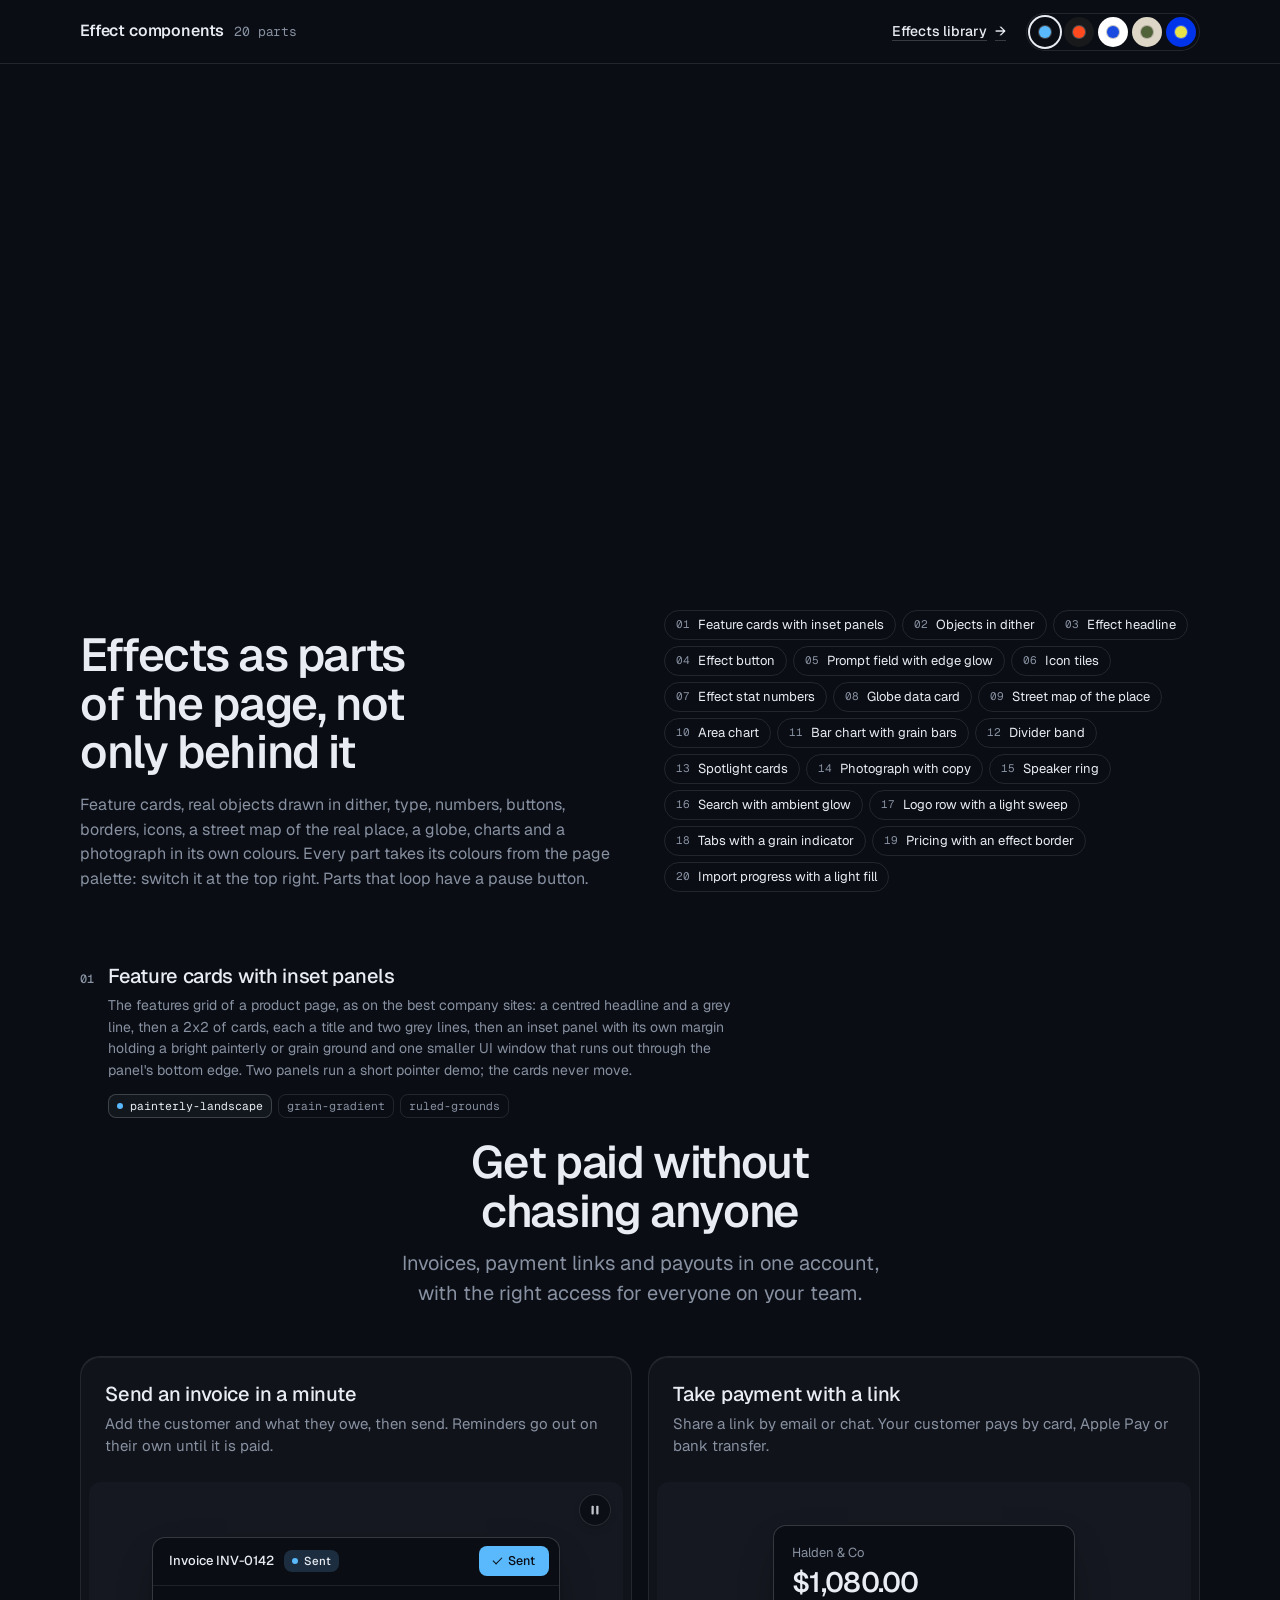
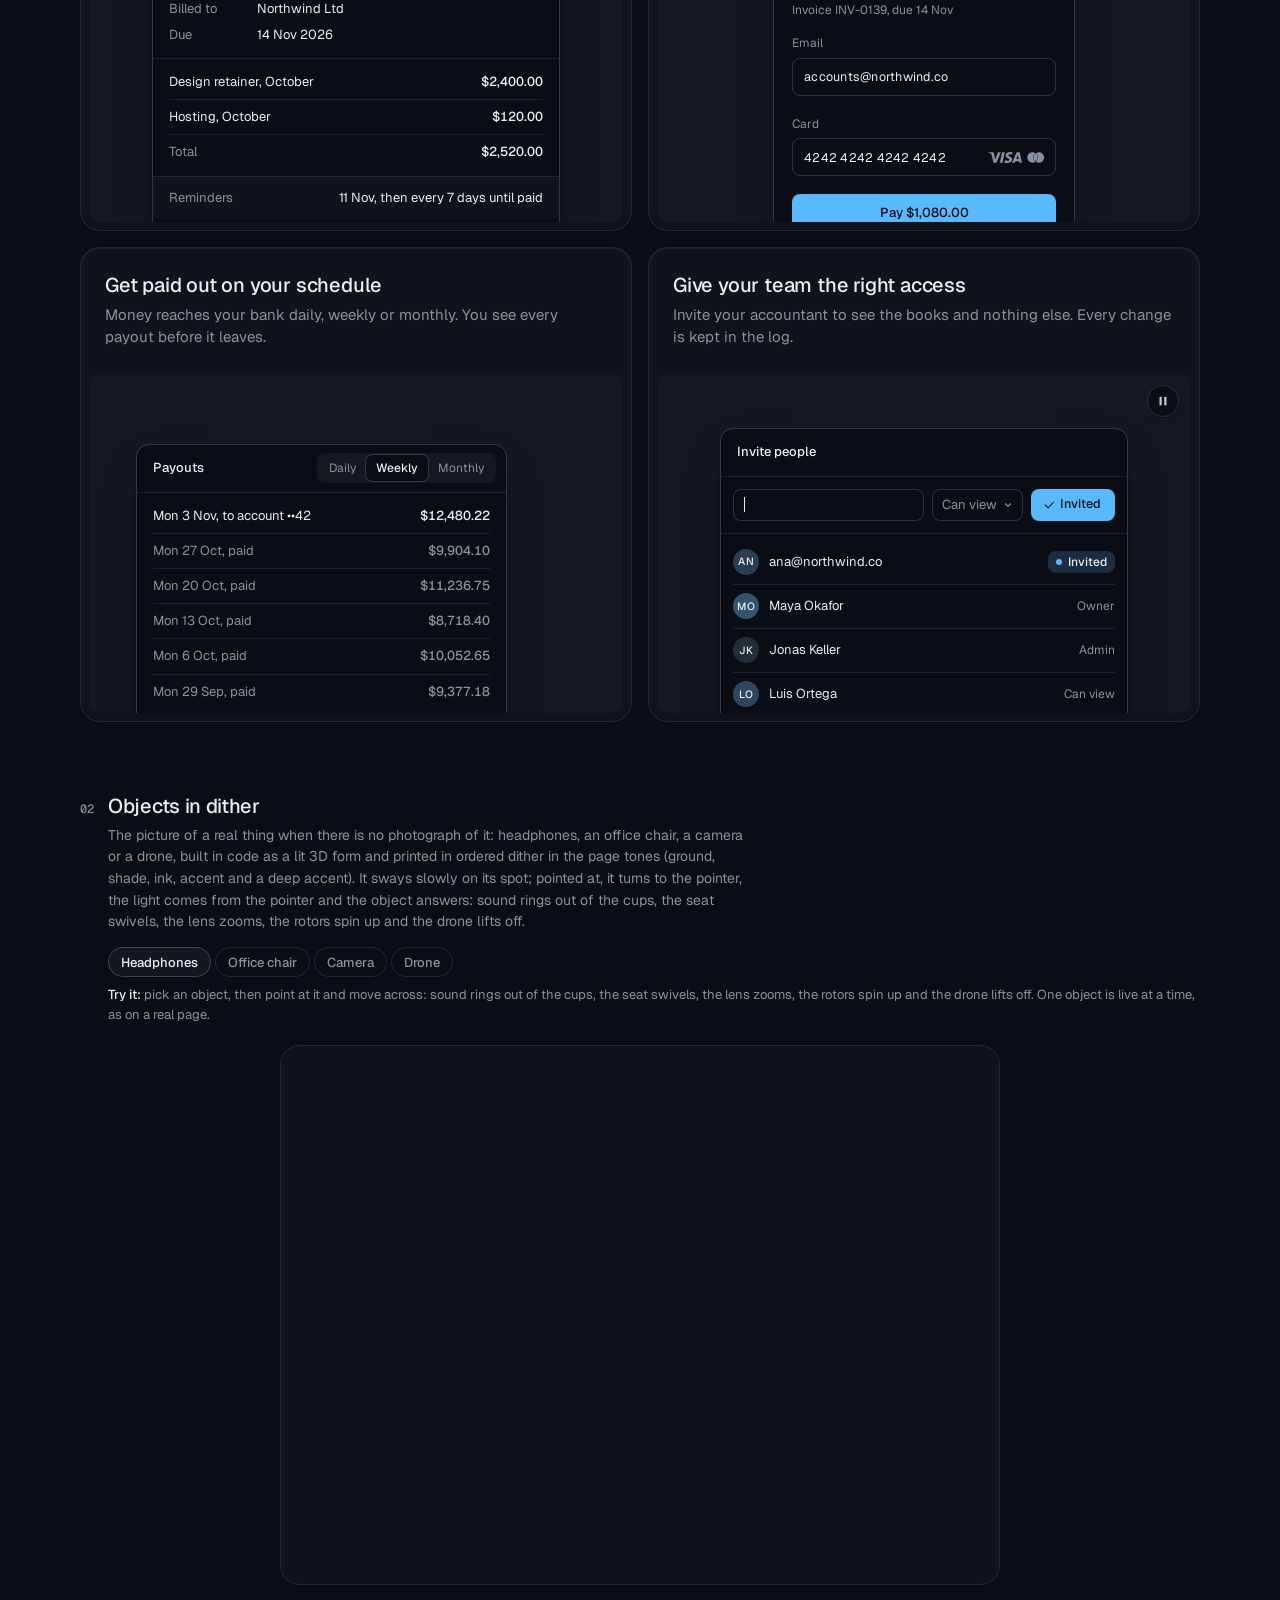
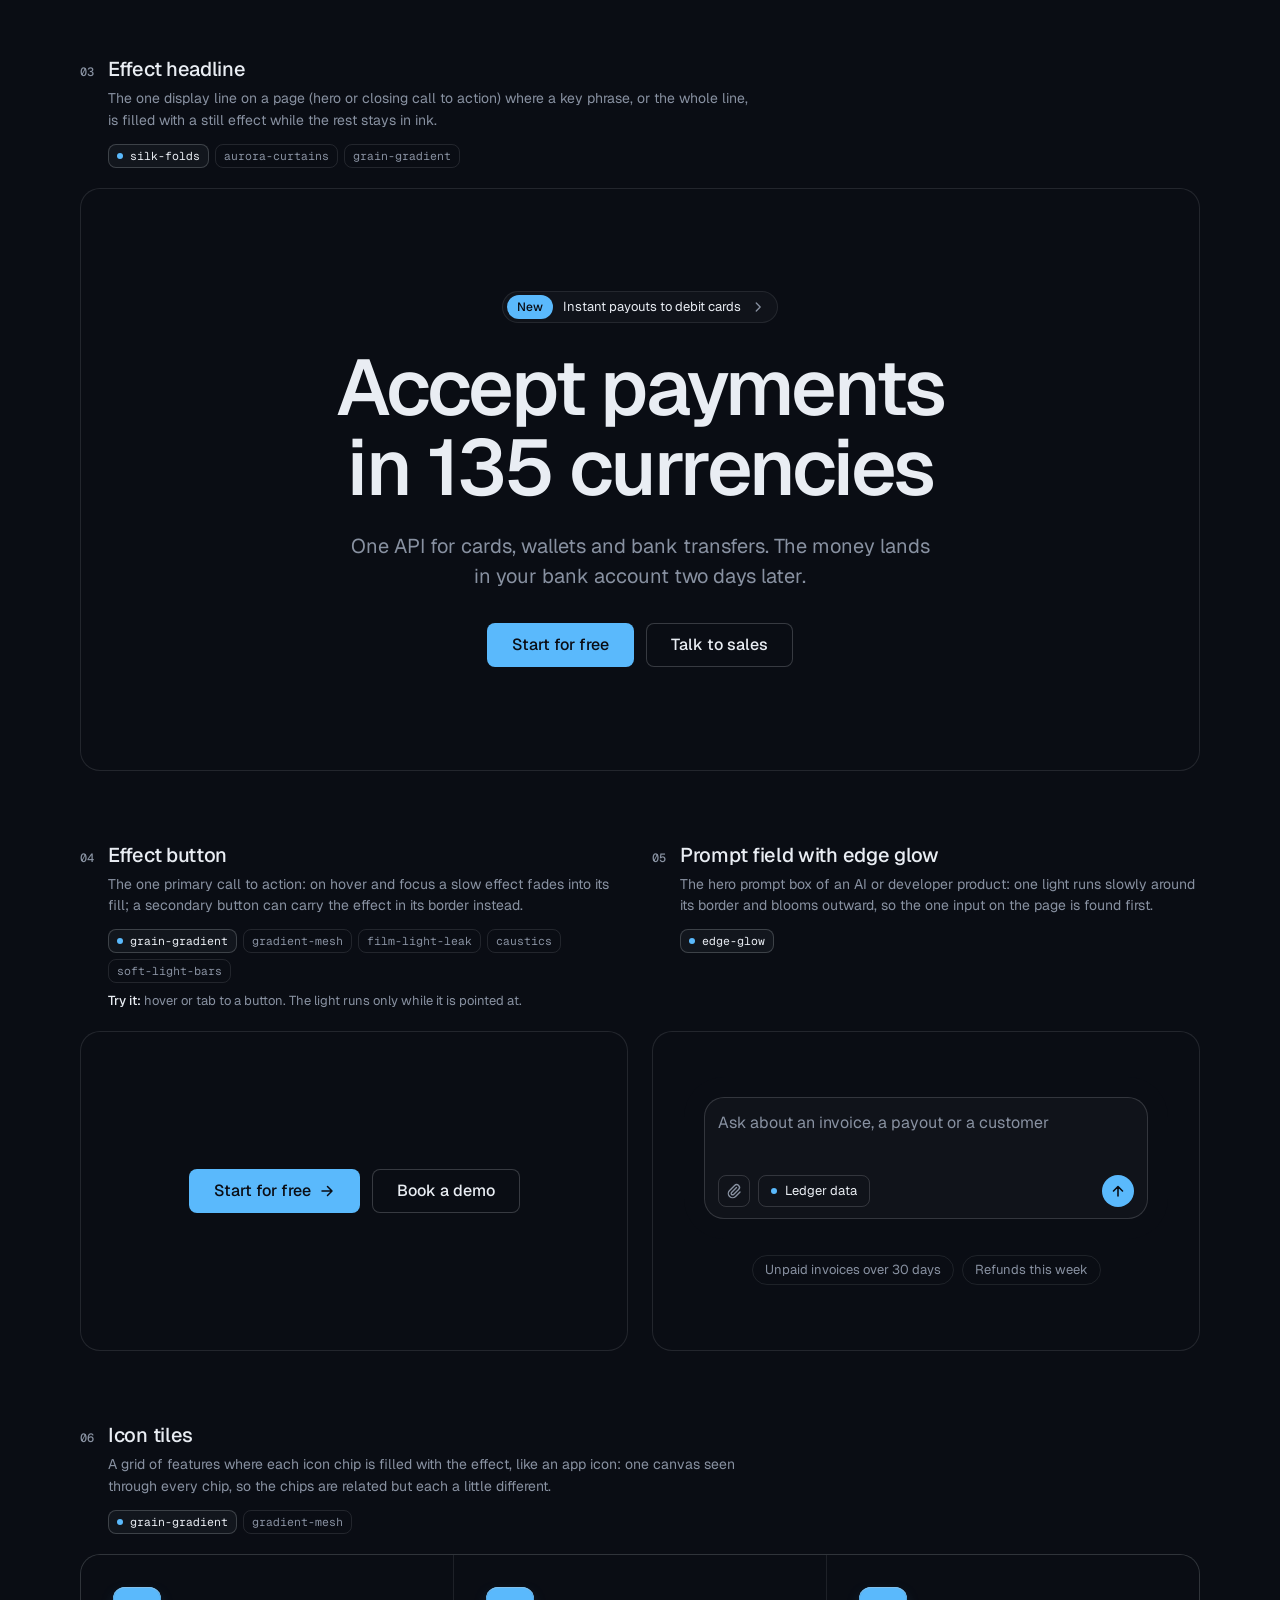
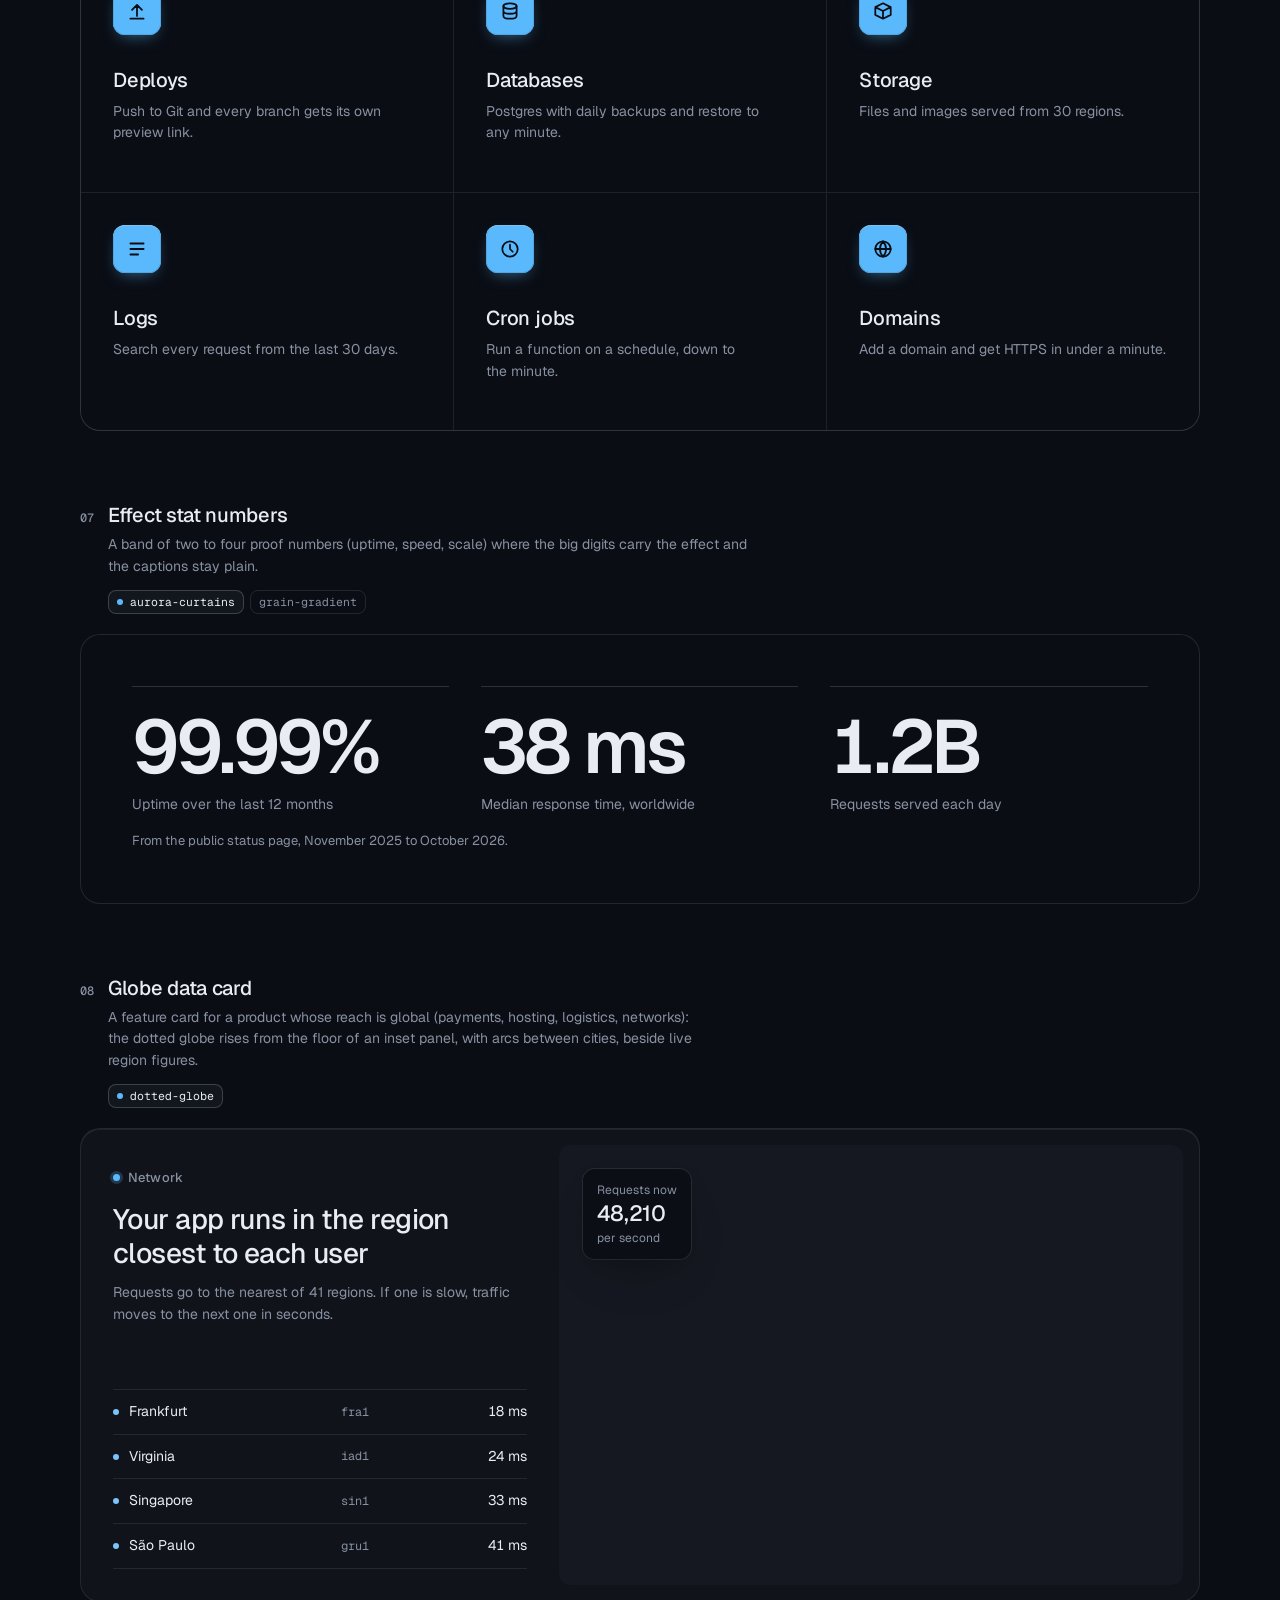
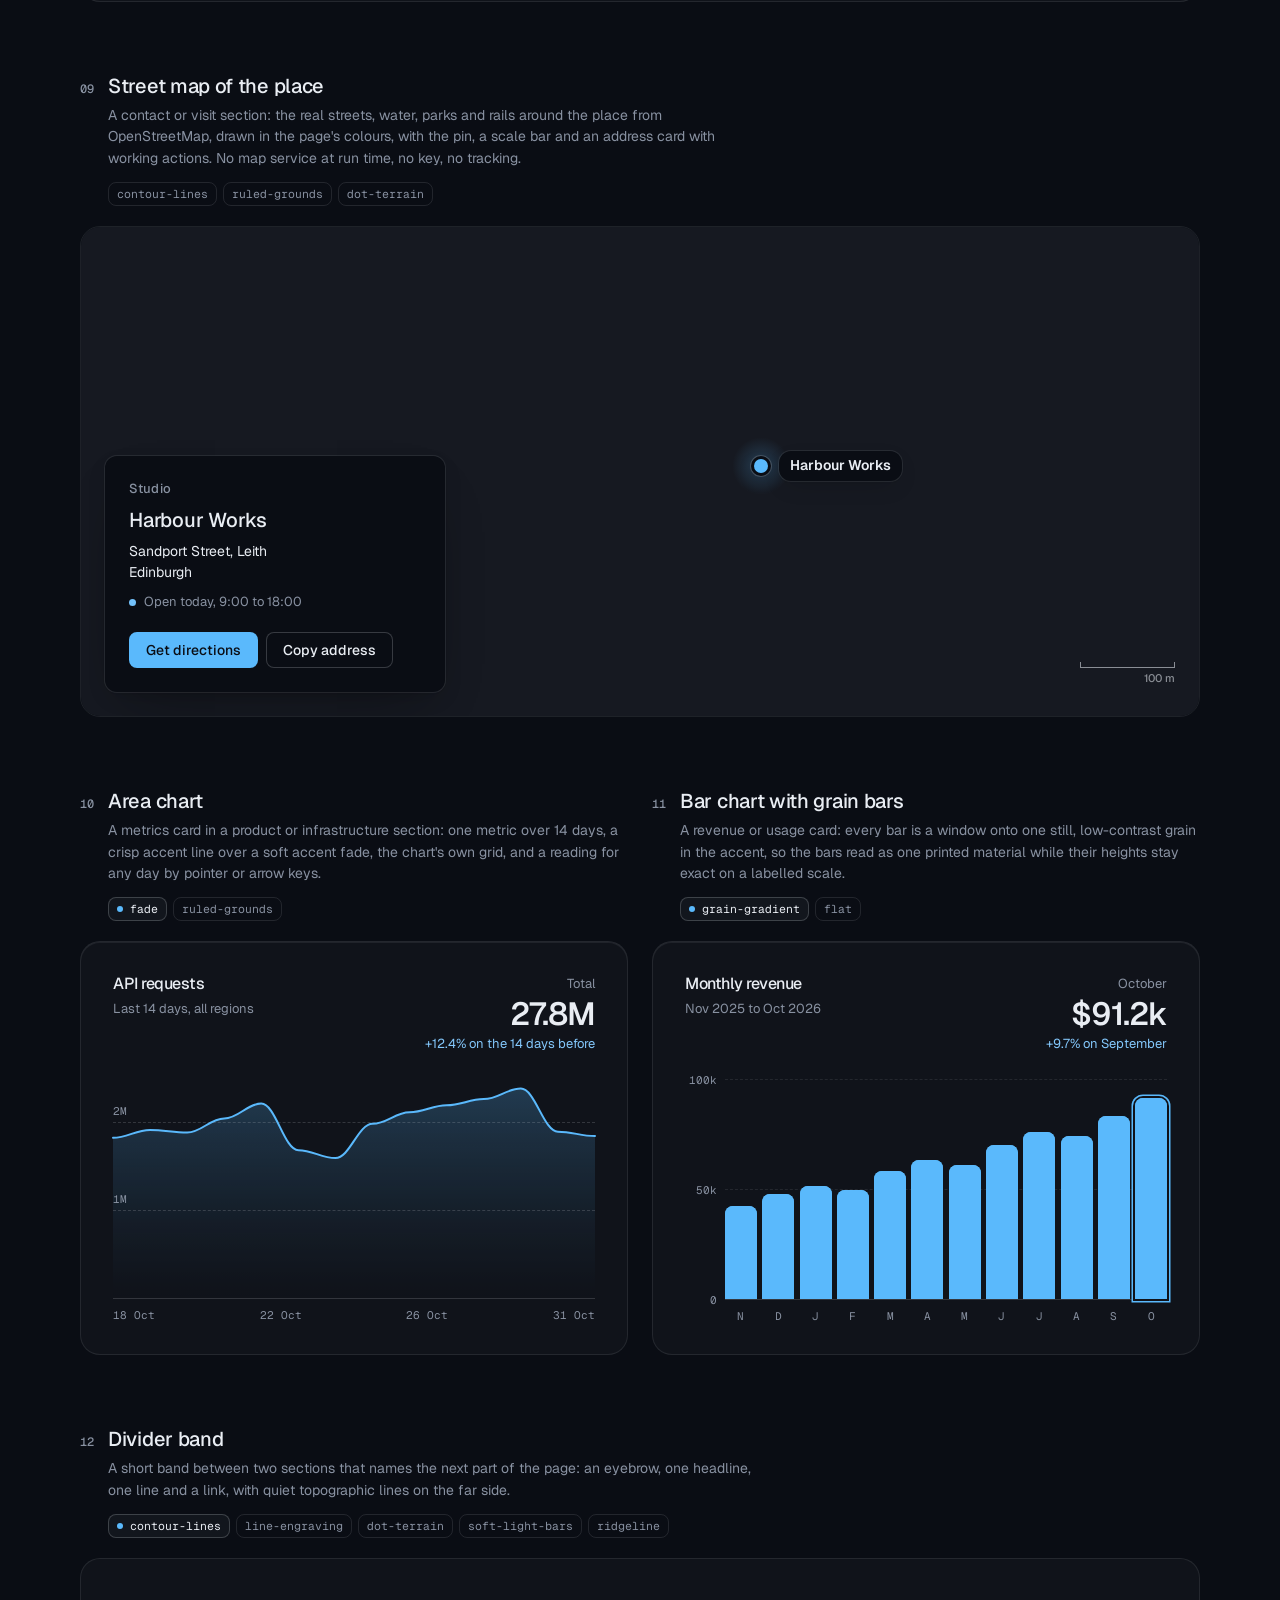
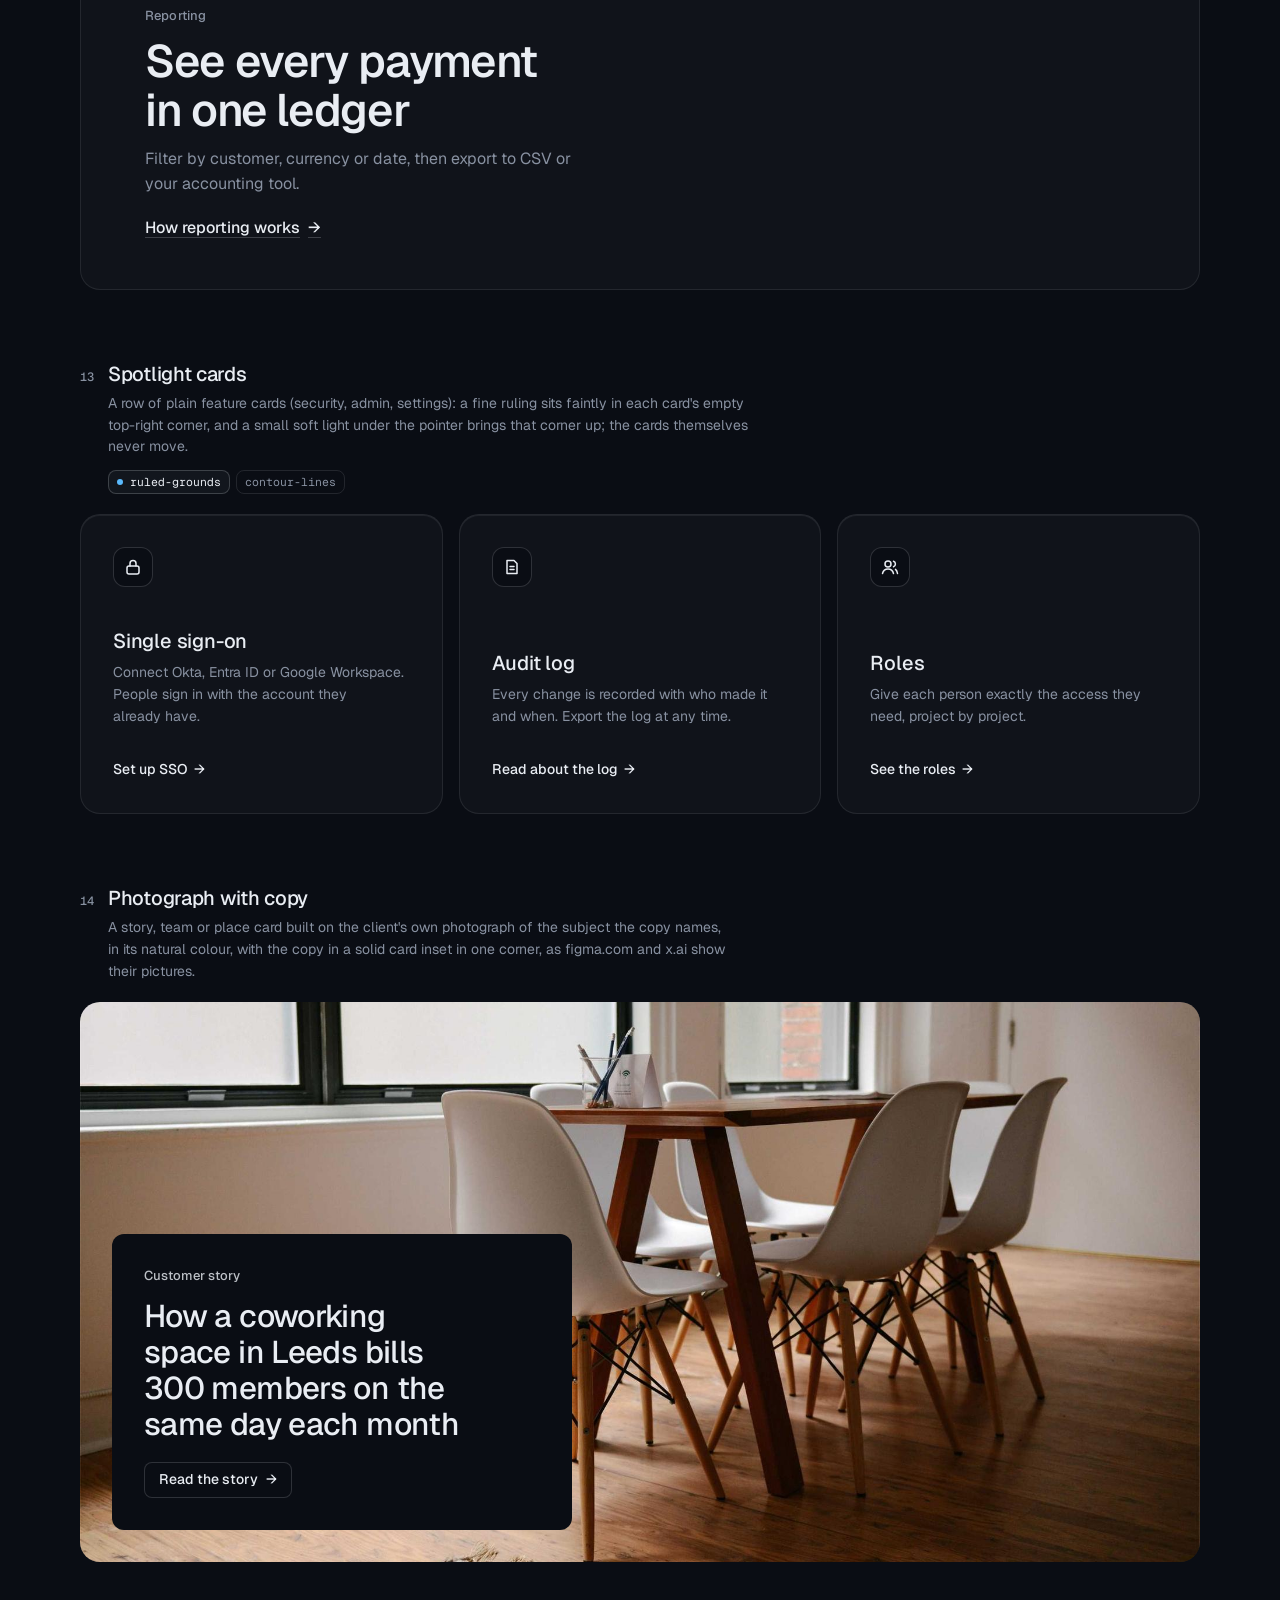
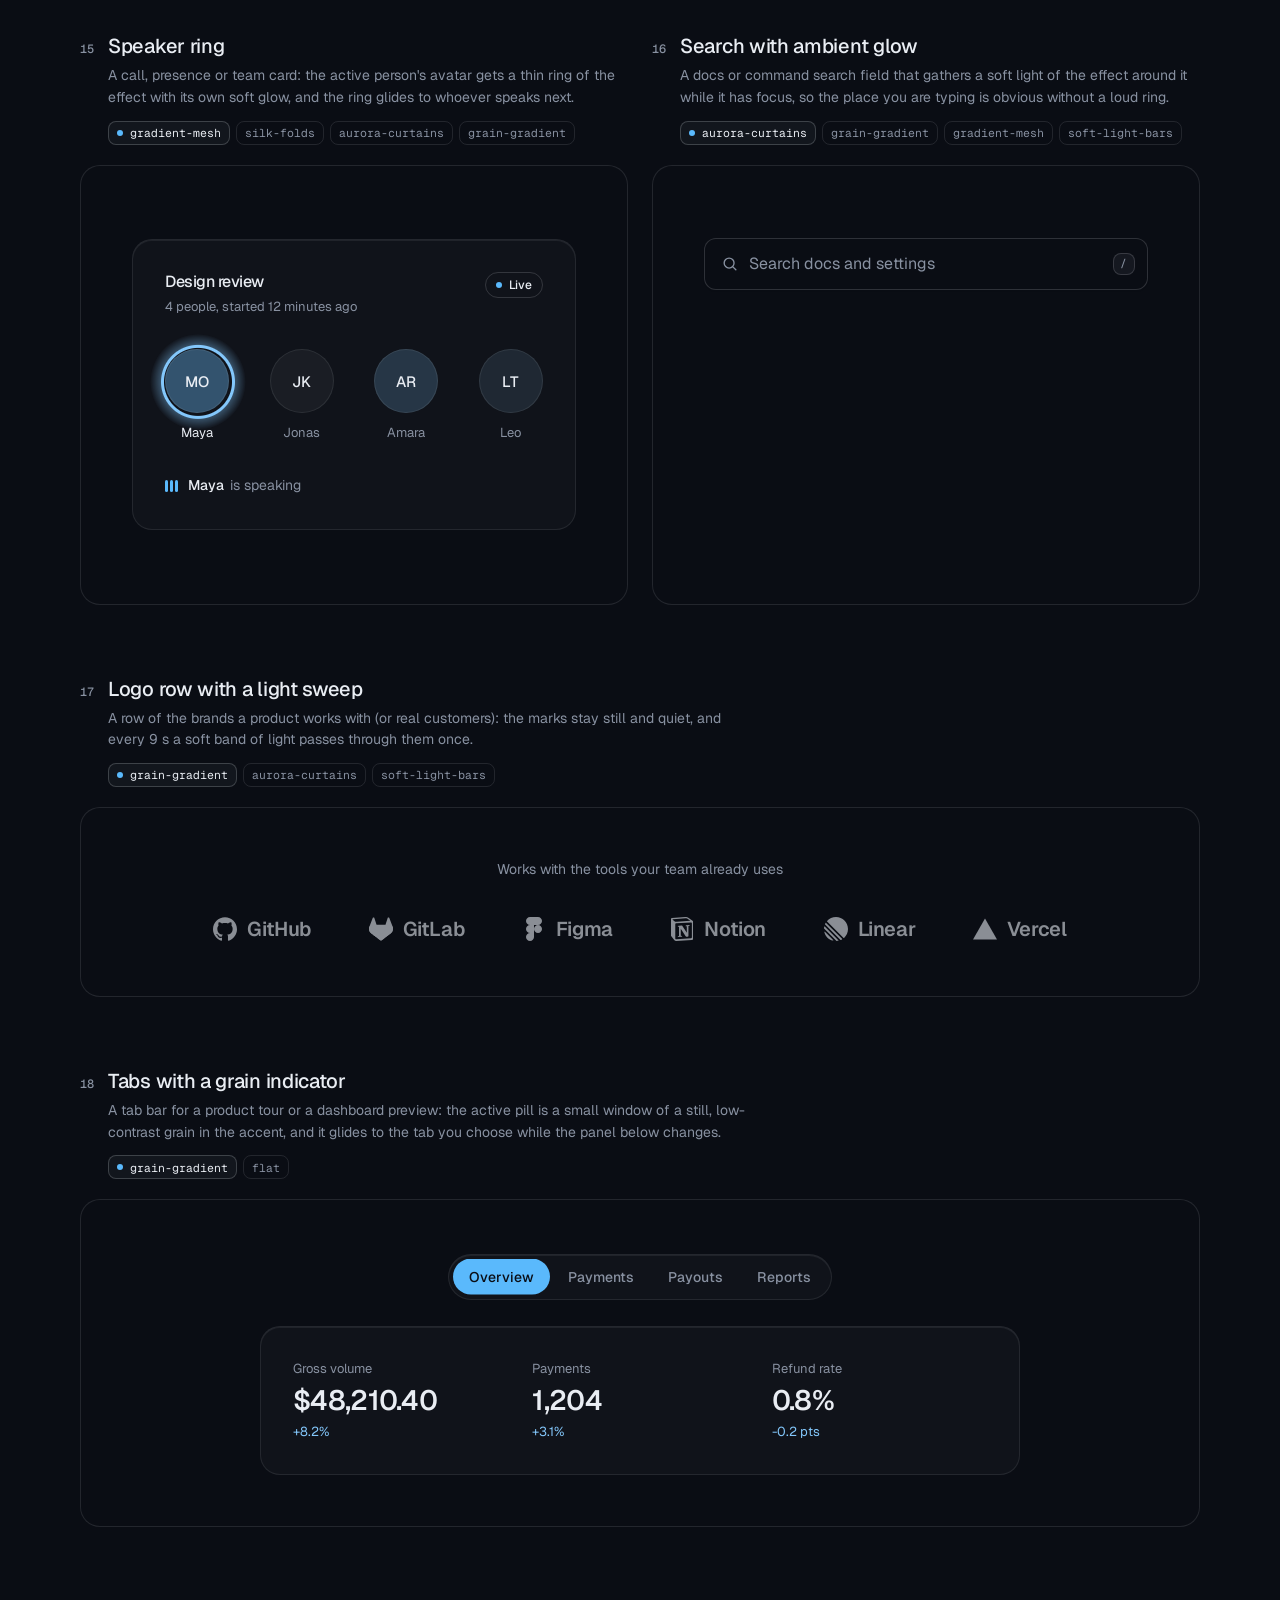
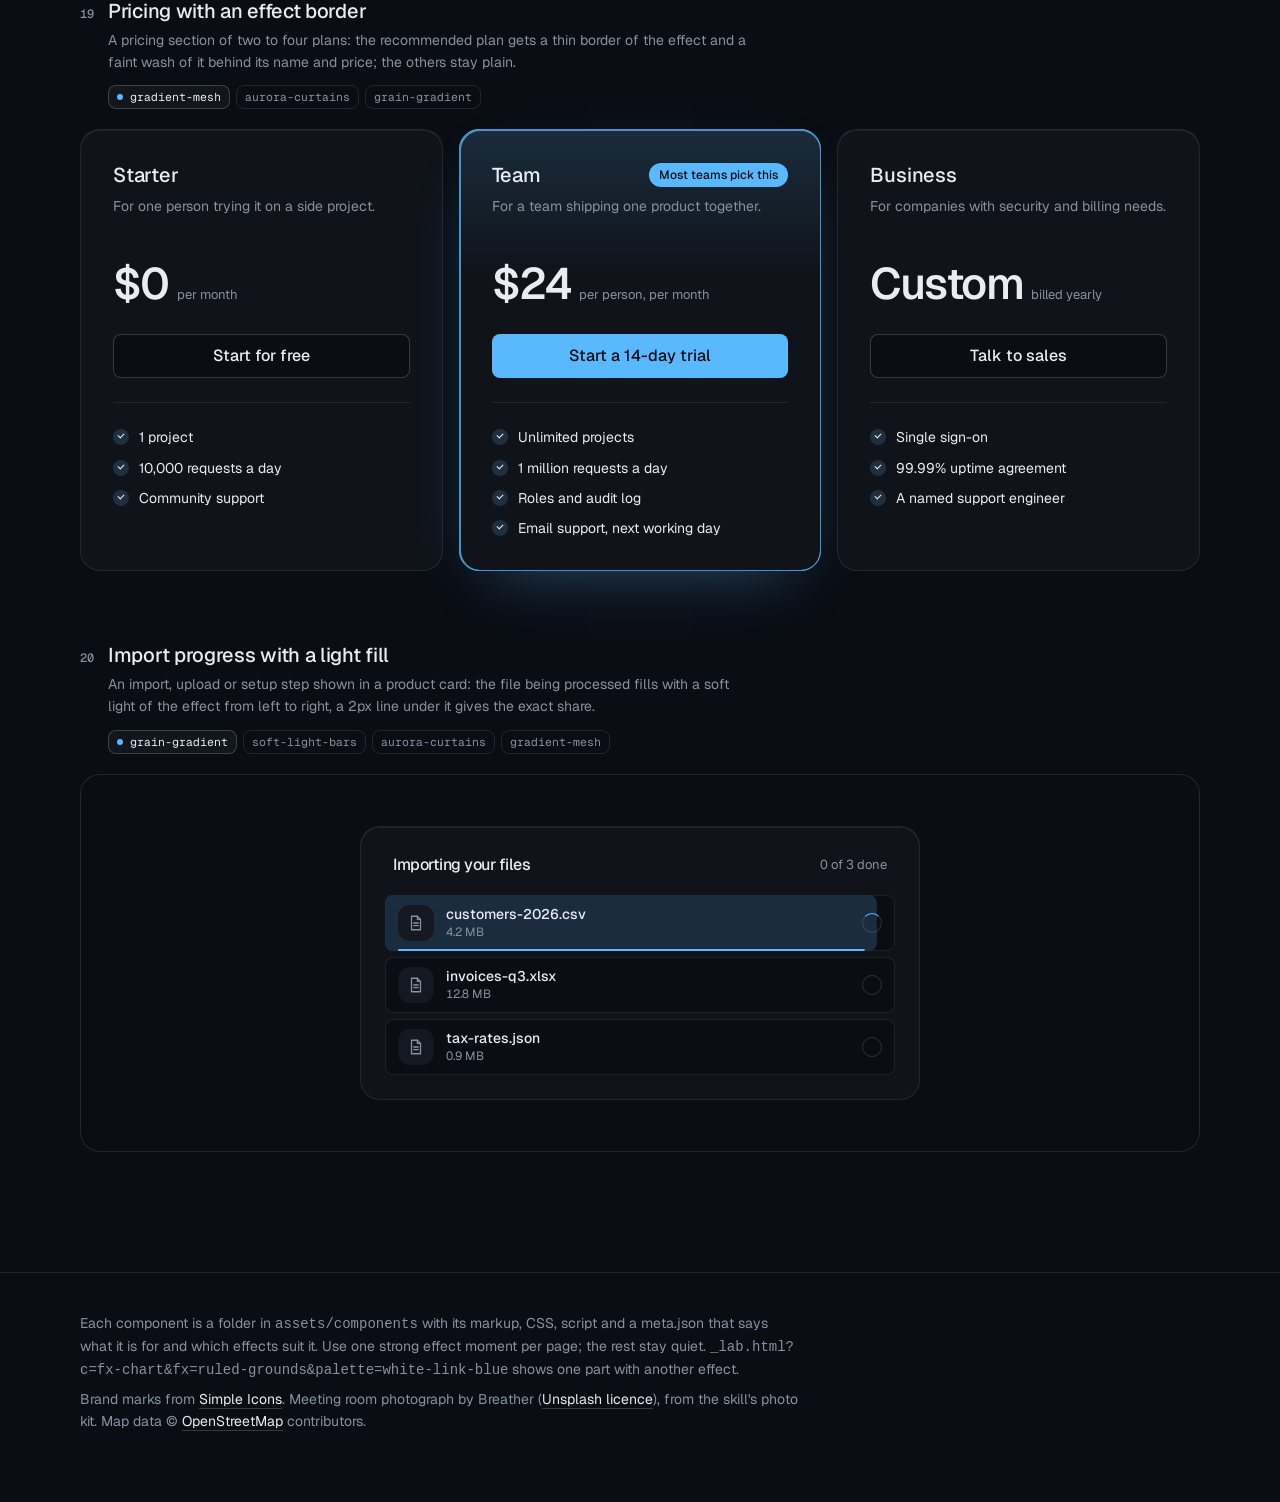
<file: .agents/skills/design-taste-frontend/assets/components/index.html>
<!doctype html>
<html lang="en" data-radius="soft">
<head>
<script>window.__tpGlMax = 16;   /* a gallery shows many live effects at once; a page of a site keeps the default 4 (fx.js) */</script>
<meta charset="utf-8">
<meta name="viewport" content="width=device-width, initial-scale=1">
<title>Effect components</title>
<link rel="preconnect" href="https://fonts.googleapis.com">
<link rel="preconnect" href="https://fonts.gstatic.com" crossorigin>
<link href="https://fonts.googleapis.com/css2?family=Geist:wght@100..900&family=Geist+Mono:wght@400..600&display=swap" rel="stylesheet">
<link rel="stylesheet" href="../system.css">
<link rel="stylesheet" href="./base.css">
<style>
  :root {
    --font-display: "Geist", system-ui, sans-serif;
    --font-text: "Geist", system-ui, sans-serif;
    --font-mono: "Geist Mono", ui-monospace, monospace;
    --display-weight: 560;
    --display-tracking: -0.03em;
    --container: 1200px;
  }
  body { min-height: 100vh; }
  .top {
    position: sticky; top: 0; z-index: 50; height: 64px; background: var(--bg);
    border-bottom: 1px solid var(--line);
  }
  .top .container { height: 100%; display: flex; align-items: center; justify-content: space-between; gap: 16px; }
  .brand { display: flex; align-items: center; gap: 10px; font-weight: 560; letter-spacing: -0.01em; }
  .brand small { font: 400 13px/1 var(--font-mono); color: var(--muted); }
  .top nav { display: flex; align-items: center; gap: 20px; }
  .top nav a.link { font-size: 14px; }
  .swatches { display: flex; gap: 4px; padding: 3px; border: 1px solid var(--line); border-radius: 999px; background: var(--bg); }
  .swatches button {
    width: 30px; height: 30px; border-radius: 999px; border: 0; padding: 0; cursor: pointer; position: relative;
    background: var(--sw-bg);
  }
  .swatches button::after {
    content: ""; position: absolute; inset: 9px; border-radius: 999px; background: var(--sw-accent);
    box-shadow: 0 0 0 1px color-mix(in oklab, var(--sw-ink) 25%, transparent);
  }
  .swatches button[aria-pressed="true"] { box-shadow: 0 0 0 2px var(--ink); }
  .swatches button:focus-visible { outline-offset: 3px; }

  .intro { padding-block: 64px 40px; display: grid; grid-template-columns: minmax(0, 6fr) minmax(0, 6fr); gap: 48px; align-items: end; }
  .intro h1 { font-size: clamp(34px, 2.2vw + 18px, 52px); line-height: 1.05; max-width: 15ch; }
  .intro p { margin-top: 16px; color: var(--muted); font-size: var(--t-body); line-height: 1.55; max-width: 52ch; }
  .index { display: flex; flex-wrap: wrap; gap: 6px; justify-content: flex-start; }
  @media (max-width: 1023px) { .intro { grid-template-columns: minmax(0, 1fr); gap: 28px; } }
  .index a {
    display: inline-flex; align-items: center; gap: 8px; height: 30px; padding: 0 11px; border-radius: 999px;
    border: 1px solid var(--line); font-size: 13px; color: var(--ink);
    transition: border-color var(--dur) var(--ease), background-color var(--dur) var(--ease);
  }
  .index a span { font-family: var(--font-mono); font-size: 11px; color: var(--muted); }
  .index a:hover { border-color: var(--line-strong); background: color-mix(in oklab, var(--ink) 4%, var(--bg)); }

  /* every part spans two rows of the list (its notes, its stage) as a subgrid, so the two parts of a
     half-width pair share one notes height and one stage height: their stages start and end level */
  .list { display: grid; grid-template-columns: repeat(2, minmax(0, 1fr)); column-gap: 24px; row-gap: 0; padding-bottom: 120px; }
  .sc { grid-column: 1 / -1; grid-row: span 2; display: grid; grid-template-rows: subgrid; row-gap: 20px; min-width: 0; scroll-margin-top: 88px; padding-top: 72px; }
  .sc:first-child { padding-top: 0; }
  .sc.is-half { grid-column: auto; }
  .sc.is-half .sc__stage:not(.is-center) { display: grid; }
  .sc__meta { display: grid; grid-template-columns: auto 1fr; column-gap: 14px; row-gap: 6px; align-items: baseline; align-content: start; }
  .sc__note { grid-column: 2; margin: 2px 0 0; font-size: 13px; color: var(--muted); }
  .sc__note::before { content: "Try it: "; color: var(--ink); font-weight: 500; }
  .sc__no { font: 500 12px/1 var(--font-mono); color: var(--muted); padding-top: 2px; }
  .sc__name { font: 500 20px/1.25 var(--font-text); letter-spacing: -0.015em; margin: 0; }
  .sc__for { grid-column: 2; color: var(--muted); font-size: 14px; line-height: 1.55; max-width: 72ch; margin: 0; }
  .sc__fx { grid-column: 2; display: flex; flex-wrap: wrap; gap: 6px; margin-top: 6px; }
  .sc__fx li {
    font: 400 11.5px/1 var(--font-mono); color: var(--muted); height: 24px; display: inline-flex; align-items: center;
    padding: 0 8px; border-radius: var(--r-sm); border: 1px solid var(--line);
  }
  .sc__fx li.is-on { color: var(--ink); border-color: var(--line-strong); background: color-mix(in oklab, var(--ink) 5%, var(--bg)); }
  .sc__fx li.is-on::before { content: ""; width: 6px; height: 6px; border-radius: 99px; background: var(--accent); margin-right: 7px; }
  .sc__stage {
    position: relative; min-width: 0; border: 1px solid var(--line); border-radius: var(--r-lg);
    padding: clamp(20px, 4vw, 56px); background: var(--bg);
  }
  .sc__stage.is-tall { padding-block: clamp(56px, 8vw, 120px); }
  .sc__stage.is-flush { padding: 0; border: 0; }
  .sc__stage.is-center { display: grid; place-items: center; min-height: 320px; }
  /* one object, at a size a page would give it */
  #fx-dither-object .sc__stage { display: grid; justify-items: center; }
  #fx-dither-object .cx-obj { width: min(100%, 720px); }
  .sc__pick { grid-column: 2; display: flex; flex-wrap: wrap; gap: 4px; margin-top: 8px; }
  .sc__pick button {
    height: 30px; padding: 0 12px; border-radius: 999px; border: 1px solid var(--line); background: var(--bg);
    font: 500 13px/1 var(--font-text); color: var(--muted); cursor: pointer;
  }
  .sc__pick button:hover { color: var(--ink); border-color: var(--line-strong); }
  .sc__pick button[aria-pressed="true"] { color: var(--ink); border-color: var(--line-strong); background: color-mix(in oklab, var(--ink) 6%, var(--bg)); }
  /* the search list opens below its field: leave it room inside the frame */
  #fx-search .sc__stage { min-height: 440px; place-items: start center; padding-top: 72px; }
  .sc__stage:empty::after { content: "Loading"; color: var(--muted); font-size: 13px; }

  .foot { border-top: 1px solid var(--line); padding: 40px 0 64px; color: var(--muted); font-size: 14px; }
  .foot p { max-width: 80ch; margin: 0 0 8px; }
  .foot a { color: var(--ink); text-decoration: underline; text-decoration-color: var(--line-strong); text-underline-offset: 4px; }

  @media (max-width: 899px) {
    .list { grid-template-columns: minmax(0, 1fr); }
    .sc.is-half { grid-column: 1 / -1; }
    .top nav a.link { display: none; }
  }
  @media (max-width: 639px) {
    .intro { padding-block: 48px 32px; }
    .sc { padding-top: 48px; }
    .sc__meta { grid-template-columns: 1fr; }
    .sc__no { display: none; }
    .sc__for, .sc__fx, .sc__note, .sc__pick { grid-column: 1; }
    .sc__stage.is-center { min-height: 240px; }
    .brand small { display: none; }
  }
</style>
</head>
<body>
<header class="top">
  <div class="container">
    <div class="brand">Effect components <small id="count"></small></div>
    <nav aria-label="Palette and links">
      <a class="link" href="../effects/gallery.html">Effects library</a>
      <div class="swatches" id="swatches" role="group" aria-label="Page palette"></div>
    </nav>
  </div>
</header>

<main>
  <section class="intro container">
    <div>
      <h1>Effects as parts of the page, not only behind it</h1>
      <p id="lede">Feature cards, real objects drawn in dither, type, numbers, buttons, borders, icons, a street map of the real place, a globe, charts and a photograph in its own colours. Every part takes its colours from the page palette: switch it at the top right. Parts that loop have a pause button.</p>
    </div>
    <nav class="index" id="index" aria-label="Components"></nav>
  </section>
  <div class="container list" id="list"></div>
</main>

<footer class="foot">
  <div class="container">
    <p>Each component is a folder in <code>assets/components</code> with its markup, CSS, script and a meta.json that says what it is for and which effects suit it. Use one strong effect moment per page; the rest stay quiet. <code>_lab.html?c=fx-chart&amp;fx=ruled-grounds&amp;palette=white-link-blue</code> shows one part with another effect.</p>
    <p>Brand marks from <a href="https://simpleicons.org/">Simple Icons</a>. Meeting room photograph by Breather (<a href="https://unsplash.com/photos/DEdM9Vs6s8w">Unsplash licence</a>), from the skill's photo kit. Map data © <a href="https://www.openstreetmap.org/copyright">OpenStreetMap</a> contributors.</p>
  </div>
</footer>

<script type="module">
  import fx from '../effects/fx.js';

  // component id, layout and stage style, in page order
  const COMPONENTS = [
    { id: 'fx-feature-card', stage: 'is-flush' },
    { id: 'fx-dither-object', stage: 'is-flush', note: 'pick an object, then point at it and move across: sound rings out of the cups, the seat swivels, the lens zooms, the rotors spin up and the drone lifts off. One object is live at a time, as on a real page.' },
    { id: 'fx-headline', stage: 'is-tall' },
    { id: 'fx-button', half: true, stage: 'is-center', note: 'hover or tab to a button. The light runs only while it is pointed at.' },
    { id: 'fx-prompt', half: true, stage: 'is-center' },
    { id: 'fx-icon-tiles', stage: 'is-flush' },
    { id: 'fx-stat' },
    { id: 'fx-globe', stage: 'is-flush' },
    { id: 'fx-map', stage: 'is-flush' },
    { id: 'fx-chart', half: true, stage: 'is-flush' },
    { id: 'fx-bars', half: true, stage: 'is-flush' },
    { id: 'fx-band', stage: 'is-flush' },
    { id: 'fx-spotlight', stage: 'is-flush' },
    { id: 'fx-photo', stage: 'is-flush' },
    { id: 'fx-avatar', half: true, stage: 'is-center' },
    { id: 'fx-search', half: true, stage: 'is-center' },
    { id: 'fx-logos' },
    { id: 'fx-tabs' },
    { id: 'fx-pricing', stage: 'is-flush' },
    { id: 'fx-progress', stage: 'is-center' },
  ];

  const PALETTES = [
    { id: 'blue-black-cornflower', name: 'Night, cornflower', bg: '#0a0d14', surface: '#131824', ink: '#e9edf3', muted: '#8891a1', accent: '#5ab9fc', accentInk: '#0a0d14' },
    { id: 'graphite-safety-orange', name: 'Graphite, orange', bg: '#18191b', surface: '#222427', ink: '#eff0f1', muted: '#9c9ea3', accent: '#ff4a1f', accentInk: '#18191b' },
    { id: 'white-link-blue', name: 'White, blue', bg: '#ffffff', surface: '#f4f4f4', ink: '#111111', muted: '#6b6b6b', accent: '#1a4be0', accentInk: '#ffffff' },
    { id: 'moss-sand', name: 'Sand, moss', bg: '#ddd6c6', surface: '#d2cab8', ink: '#2a2a26', muted: '#59574e', accent: '#4f6238', accentInk: '#ffffff' },
    { id: 'cobalt-field', name: 'Cobalt field', bg: '#0034eb', surface: '#002fd6', ink: '#ffffff', muted: '#dfe4f2', accent: '#e9e34a', accentInk: '#111111' },
  ];

  const q = new URLSearchParams(location.search);
  if (q.has('time')) fx.setClock(+q.get('time'));
  if (q.has('fallback')) fx.config.forceFallback = true;
  const only = q.get('only') ? q.get('only').split(',') : null;
  const list = document.getElementById('list');
  const index = document.getElementById('index');
  const swatches = document.getElementById('swatches');

  /*
    The budget: a laptop's integrated GPU shares its memory with everything else, so this page never
    holds more than 4 live WebGL contexts. A part is started when it comes near the viewport and
    destroyed when it leaves it; still parts draw once and free their context; fx.js frees any idle
    off-screen context past 4. liveGL() counts the contexts that are open right now.
  */
  fx.config.maxLive = 4;
  const contexts = new Set();
  let peakGL = 0;
  const getContext = HTMLCanvasElement.prototype.getContext;
  HTMLCanvasElement.prototype.getContext = function (type, ...rest) {
    const c = getContext.call(this, type, ...rest);
    if (c && /webgl/i.test(type) && !contexts.has(c)) { contexts.add(c); peakGL = Math.max(peakGL, liveGL()); }
    return c;
  };
  function liveGL() {
    for (const c of contexts) if (c.isContextLost()) contexts.delete(c);
    return contexts.size;
  }

  // the dither object: one live at a time, switched here (a real page shows one object)
  const OBJECTS = {
    headphones: ['Headphones', 'Over-ear, wireless'],
    chair: ['Office chair', 'Swivel seat on five castors'],
    camera: ['Camera', 'Mirrorless, with a zoom lens'],
    drone: ['Drone', 'Four rotors and a camera'],
  };
  let object = OBJECTS[q.get('object')] ? q.get('object') : 'headphones';
  // print (ordered dither, the default) or studio (a smooth shaded render: no picker until it is anti-aliased; ?render=studio)
  let render = q.get('render') === 'studio' ? 'studio' : 'print';

  function applyPalette(p) {
    const c = fx.color;
    const action = c.contrast(p.accent, p.bg) >= 2.2 ? p.accent : p.ink;
    const actionInk = action === p.accent ? p.accentInk : p.bg;
    const s = document.documentElement.style;
    const set = (k, v) => s.setProperty(k, v);
    set('--p-bg', p.bg); set('--p-surface', p.surface); set('--p-ink', p.ink); set('--p-muted', p.muted);
    set('--p-accent', p.accent); set('--p-accent-ink', p.accentInk); set('--p-action', action); set('--p-action-ink', actionInk);
    document.documentElement.style.colorScheme = c.isDark(p.bg) ? 'dark' : 'light';
    for (const b of swatches.children) b.setAttribute('aria-pressed', String(b.dataset.id === p.id));
  }

  async function load(entry) {
    const base = `./${entry.id}/`;
    const [meta, html, mod] = await Promise.all([
      fetch(base + 'meta.json').then(r => (r.ok ? r.json() : null)),
      fetch(base + 'component.html').then(r => (r.ok ? r.text() : null)),
      import(base + 'component.js').catch(err => { console.warn(entry.id, err); return null; }),
    ]).catch(() => [null, null, null]);
    if (!meta || !html || !mod) return null;
    const link = document.createElement('link');
    link.rel = 'stylesheet';
    link.href = base + 'component.css';
    document.head.append(link);
    await new Promise(r => { link.onload = link.onerror = r; });
    return { ...entry, meta, html, mod };
  }

  function section(e, n) {
    const s = document.createElement('section');
    s.className = 'sc' + (e.half ? ' is-half' : '');
    s.id = e.id;
    const fxList = (e.meta.effects || []).map(id => `<li class="${id === e.meta.default ? 'is-on' : ''}">${id}</li>`).join('');
    const pick = e.id === 'fx-dither-object'
      ? `<div class="sc__pick" role="group" aria-label="Object">${Object.keys(OBJECTS).map(k => `<button type="button" data-object="${k}" aria-pressed="${k === object}">${OBJECTS[k][0]}</button>`).join('')}</div>`
      : '';
    s.innerHTML = `
      <div class="sc__meta">
        <span class="sc__no">${String(n).padStart(2, '0')}</span>
        <h2 class="sc__name">${e.meta.name}</h2>
        <p class="sc__for">${e.meta.for}</p>
        ${fxList ? `<ul class="sc__fx" aria-label="Effects that suit it">${fxList}</ul>` : ''}
        ${pick}
        ${e.note ? `<p class="sc__note">${e.note}</p>` : ''}
      </div>
      <div class="sc__stage ${e.stage || ''}"></div>`;
    return s;
  }

  // the markup is placed at once (the page keeps its full height); the scripts run only near the viewport
  function markup(e) {
    const stage = e.section.querySelector('.sc__stage');
    stage.innerHTML = e.html;
    if (e.id === 'fx-dither-object') {
      const fig = stage.querySelector('.cx-obj');
      fig.dataset.cxObject = object;
      if (render === 'studio') fig.dataset.cxRender = 'studio'; else delete fig.dataset.cxRender;
      fig.querySelector('.cx-obj__stage').removeAttribute('aria-label');
    }
    return stage;
  }
  function start(e) {
    if (e.ctrl) return;
    const stage = markup(e);
    try { e.ctrl = e.mod.default(stage.firstElementChild || stage) || { destroy() {} }; } catch (err) { console.error(e.id, err); e.ctrl = { destroy() {} }; }
  }
  function stop(e) {
    if (!e.ctrl) return;
    try { e.ctrl.destroy?.(); } catch (err) { console.warn(e.id, err); }
    fx.unmountAll(e.section);
    e.ctrl = null;
  }

  function setPalette(p, entries) {
    entries.forEach(stop);
    applyPalette(p);
    try { localStorage.setItem('cx-palette', p.id); } catch (_) {}
    requestAnimationFrame(() => entries.forEach(e => (e.near ? start(e) : markup(e))));
  }

  let saved = null;
  try { saved = localStorage.getItem('cx-palette'); } catch (_) {}
  const first = PALETTES.find(p => p.id === q.get('palette')) || PALETTES.find(p => p.id === saved) || PALETTES[0];
  for (const p of PALETTES) {
    const b = document.createElement('button');
    b.type = 'button';
    b.dataset.id = p.id;
    b.title = p.name;
    b.setAttribute('aria-label', p.name);
    b.style.setProperty('--sw-bg', p.bg);
    b.style.setProperty('--sw-accent', p.accent);
    b.style.setProperty('--sw-ink', p.ink);
    swatches.append(b);
  }
  applyPalette(first);

  const wanted = COMPONENTS.filter(c => !only || only.includes(c.id));
  const entries = (await Promise.all(wanted.map(load))).filter(Boolean);
  document.getElementById('count').textContent = `${entries.length} parts`;
  entries.forEach((e, i) => {
    e.section = section(e, i + 1);
    list.append(e.section);
    markup(e);
    const a = document.createElement('a');
    a.href = '#' + e.id;
    a.innerHTML = `<span>${String(i + 1).padStart(2, '0')}</span>${e.meta.name}`;
    index.append(a);
  });
  await document.fonts.ready;
  const near = new IntersectionObserver(seen => {
    for (const en of seen) {
      const e = entries.find(x => x.section === en.target);
      if (!e) continue;
      e.near = en.isIntersecting;
      if (e.near) start(e); else stop(e);
    }
  }, { rootMargin: '10% 0px' });
  entries.forEach(e => near.observe(e.section));
  setTimeout(() => { document.documentElement.dataset.ready = '1'; }, 1500);

  swatches.addEventListener('click', ev => {
    const b = ev.target.closest('button');
    if (!b) return;
    const p = PALETTES.find(x => x.id === b.dataset.id);
    if (p) setPalette(p, entries);
  });
  list.addEventListener('click', ev => {
    const b = ev.target.closest('[data-object], [data-render]');
    if (!b || !(OBJECTS[b.dataset.object] || b.dataset.render)) return;
    if (b.dataset.render) render = b.dataset.render; else object = b.dataset.object;
    b.parentElement.querySelectorAll('button').forEach(x => x.setAttribute('aria-pressed', String(x === b)));
    const e = entries.find(x => x.id === 'fx-dither-object');
    stop(e);
    if (e.near) start(e); else markup(e);
  });
  window.__cx = {
    entries,
    setPalette: id => setPalette(PALETTES.find(p => p.id === id), entries),
    setObject: k => list.querySelector(`[data-object="${k}"]`)?.click(),
    gl: () => ({ live: liveGL(), peak: peakGL, started: entries.filter(e => e.ctrl).map(e => e.id) }),
  };
</script>

</body>
</html>
</file>
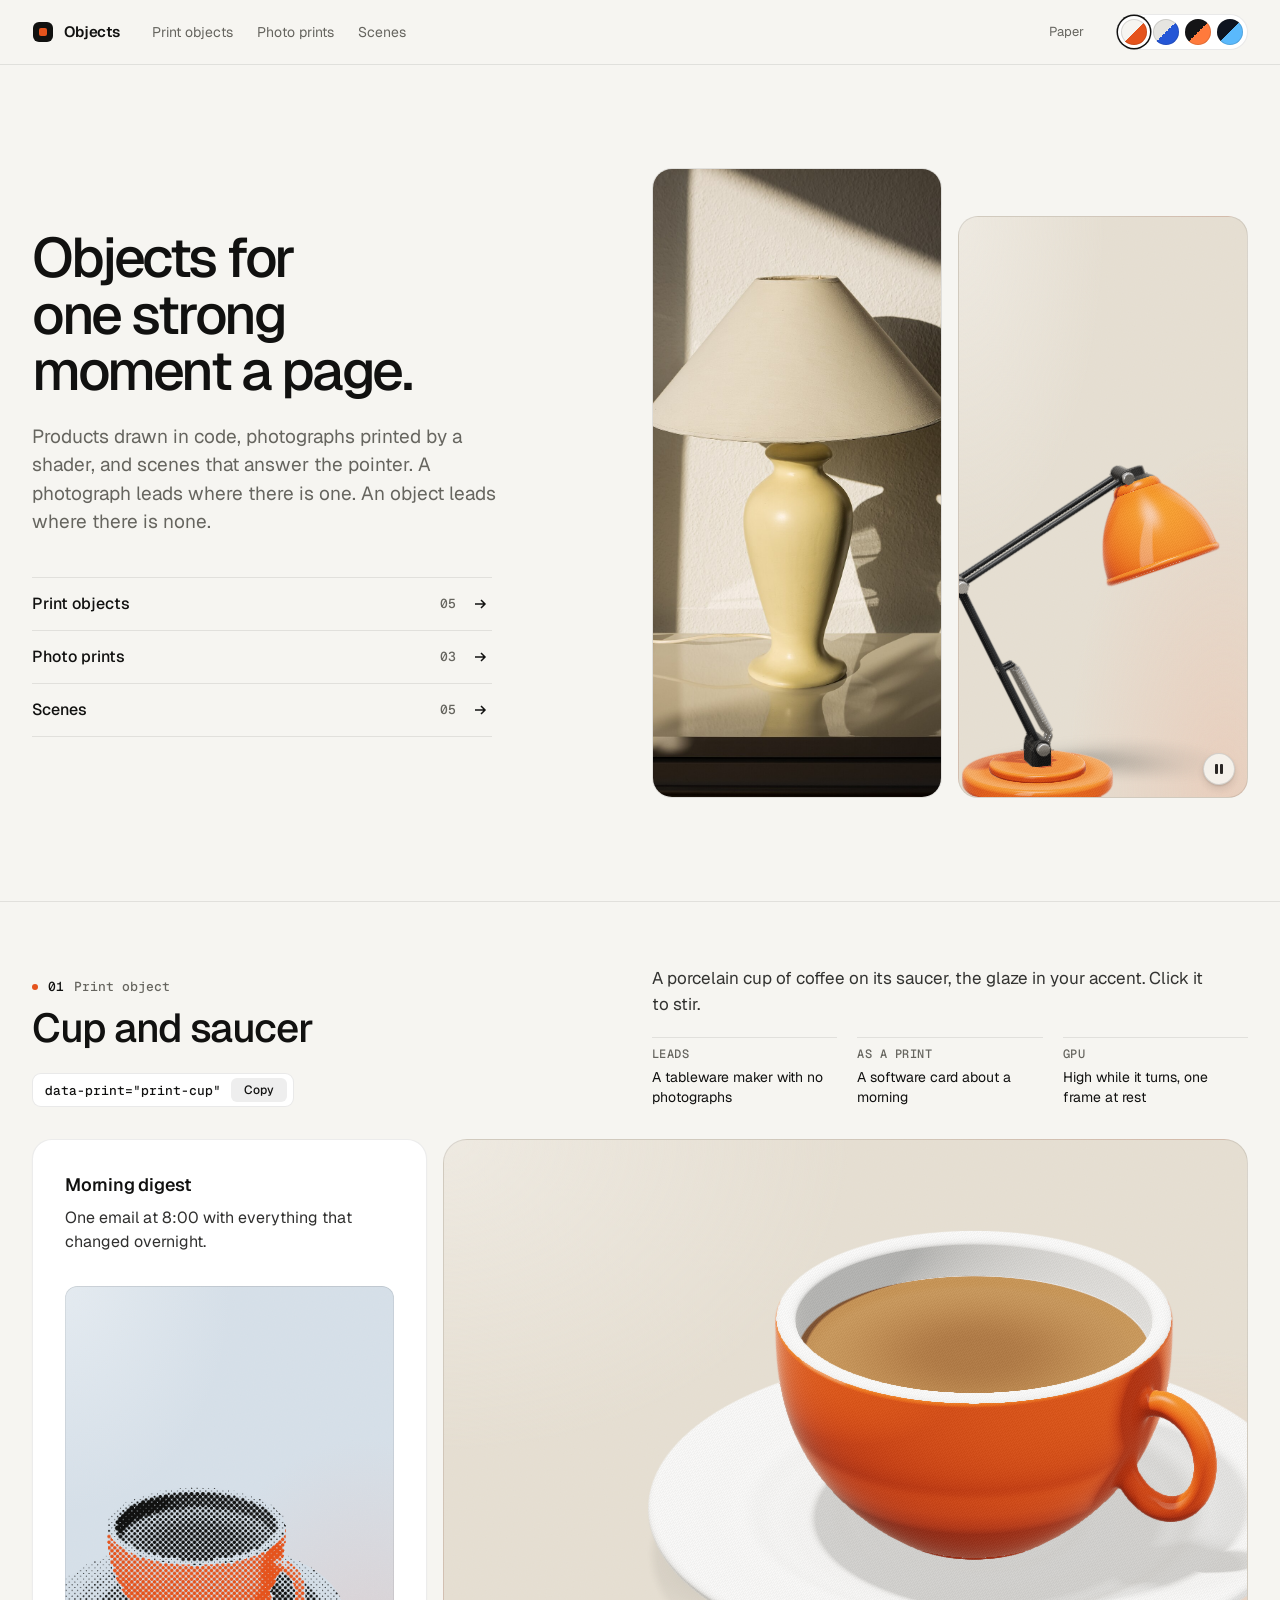
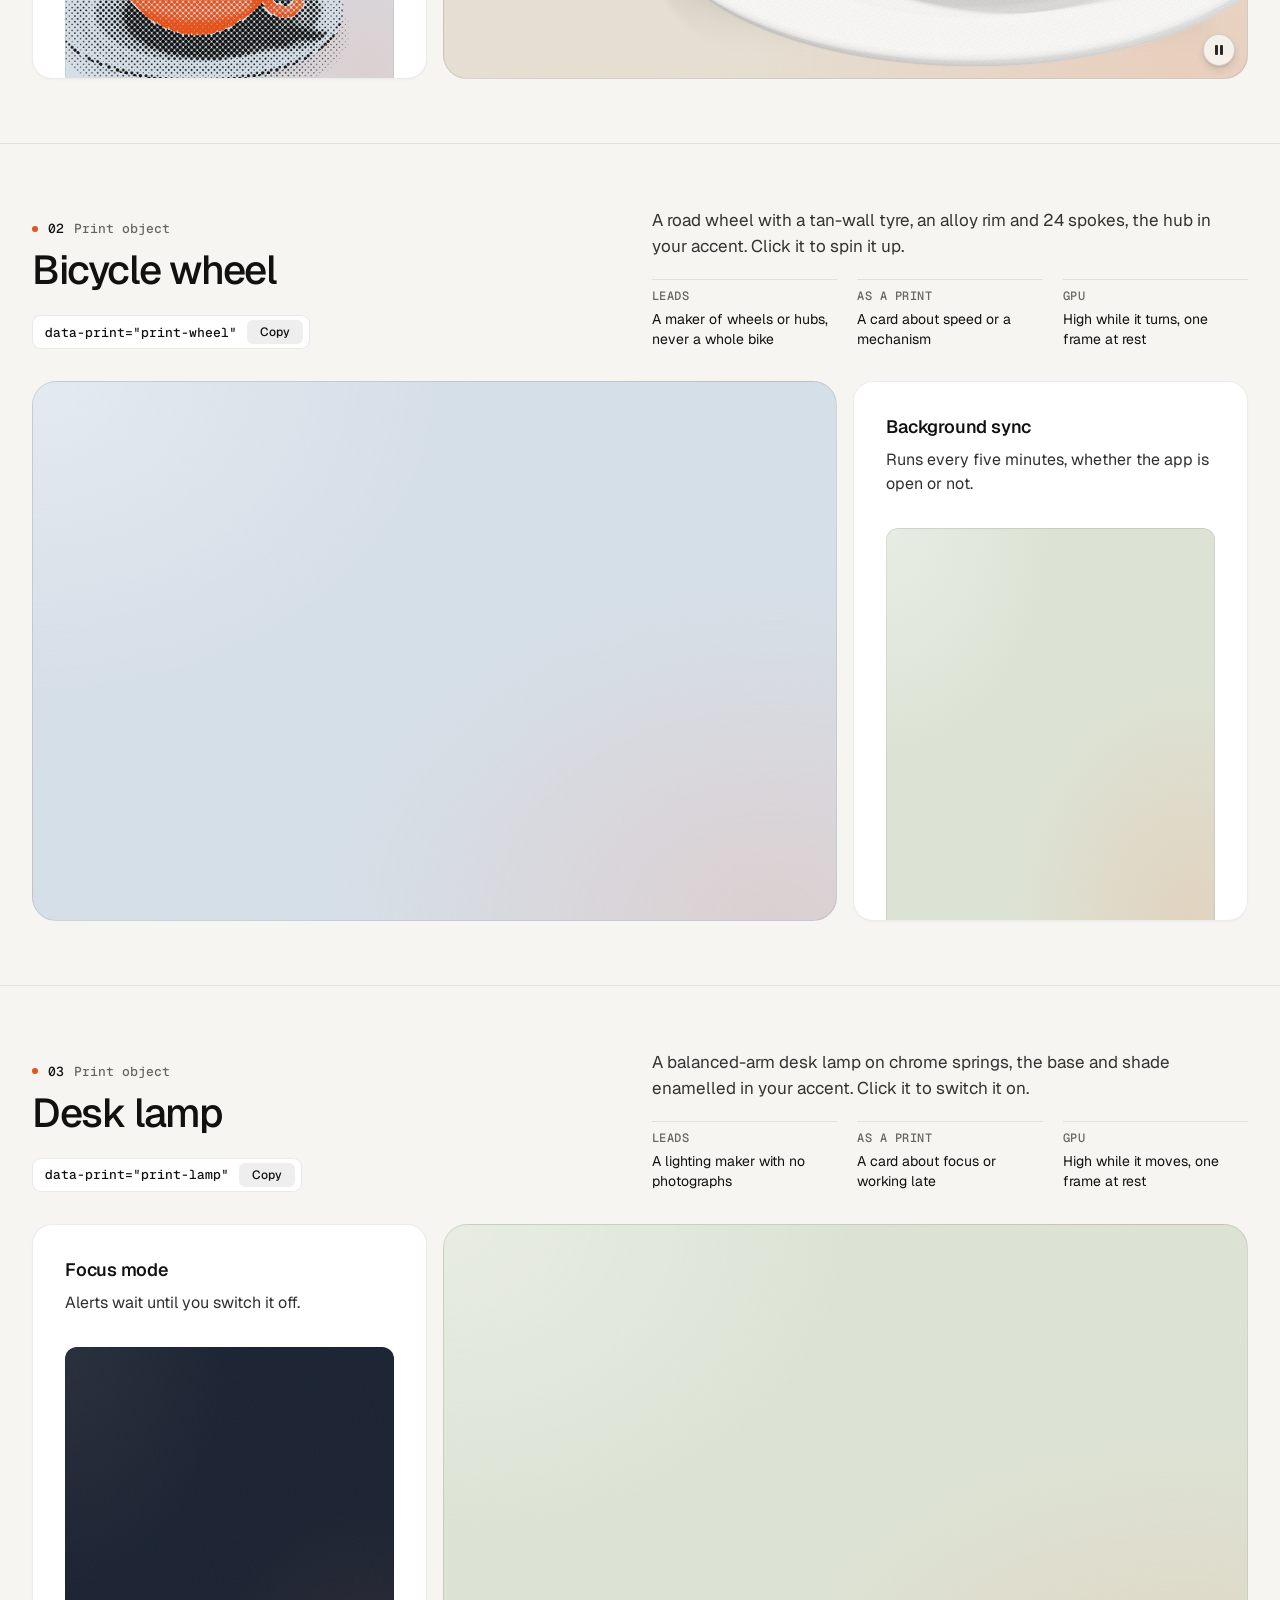
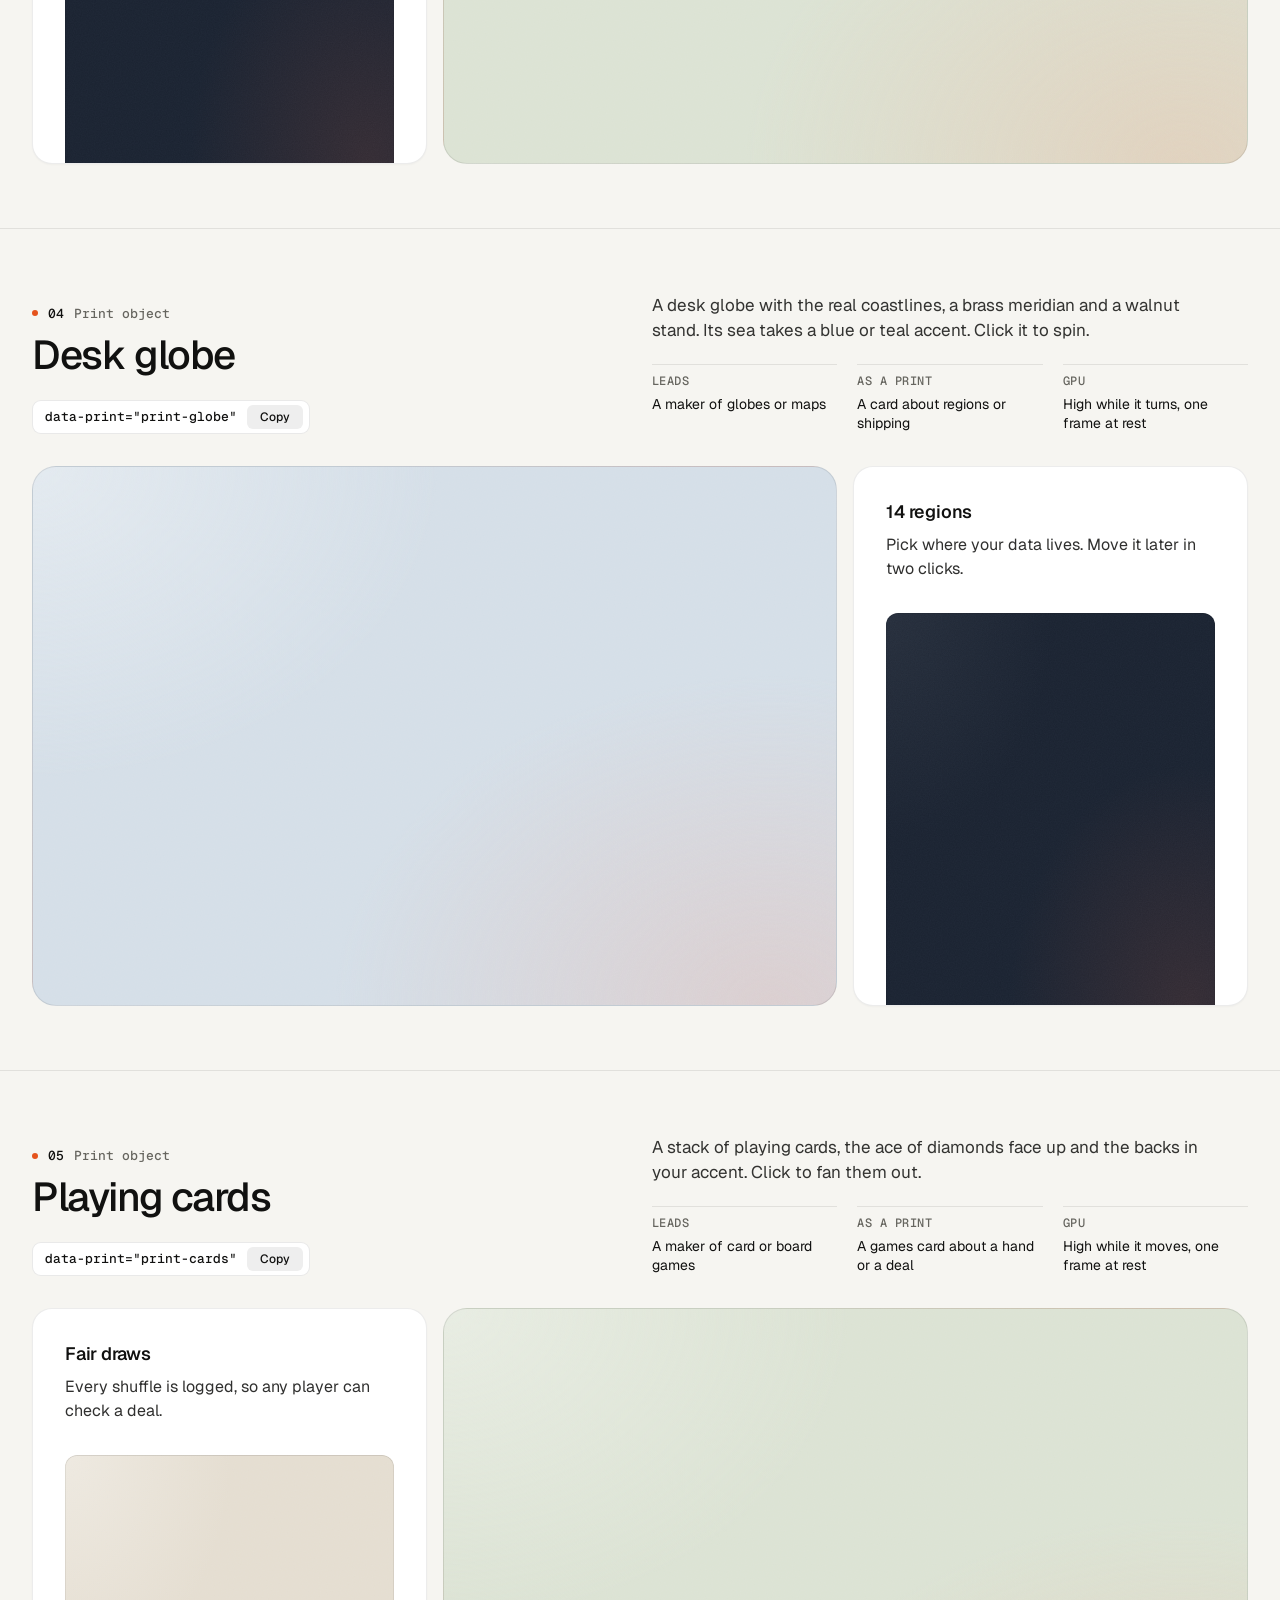
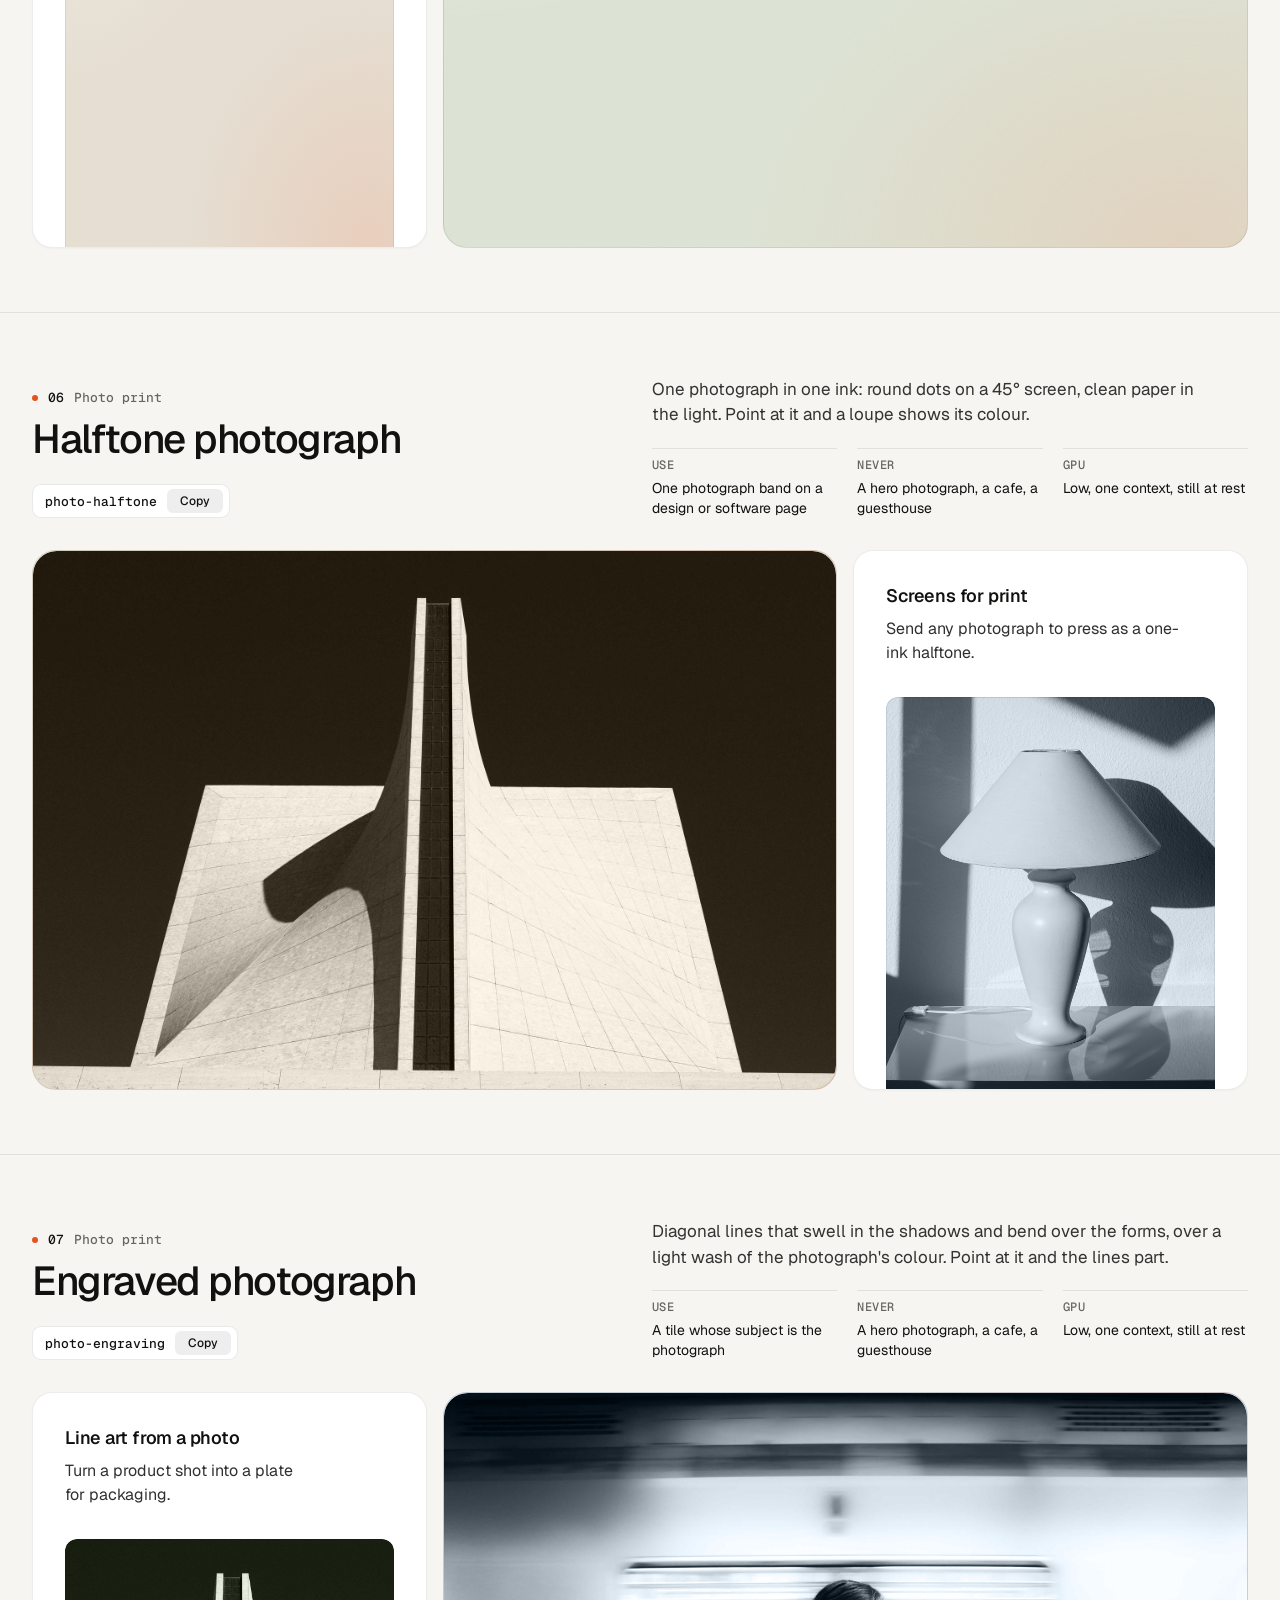
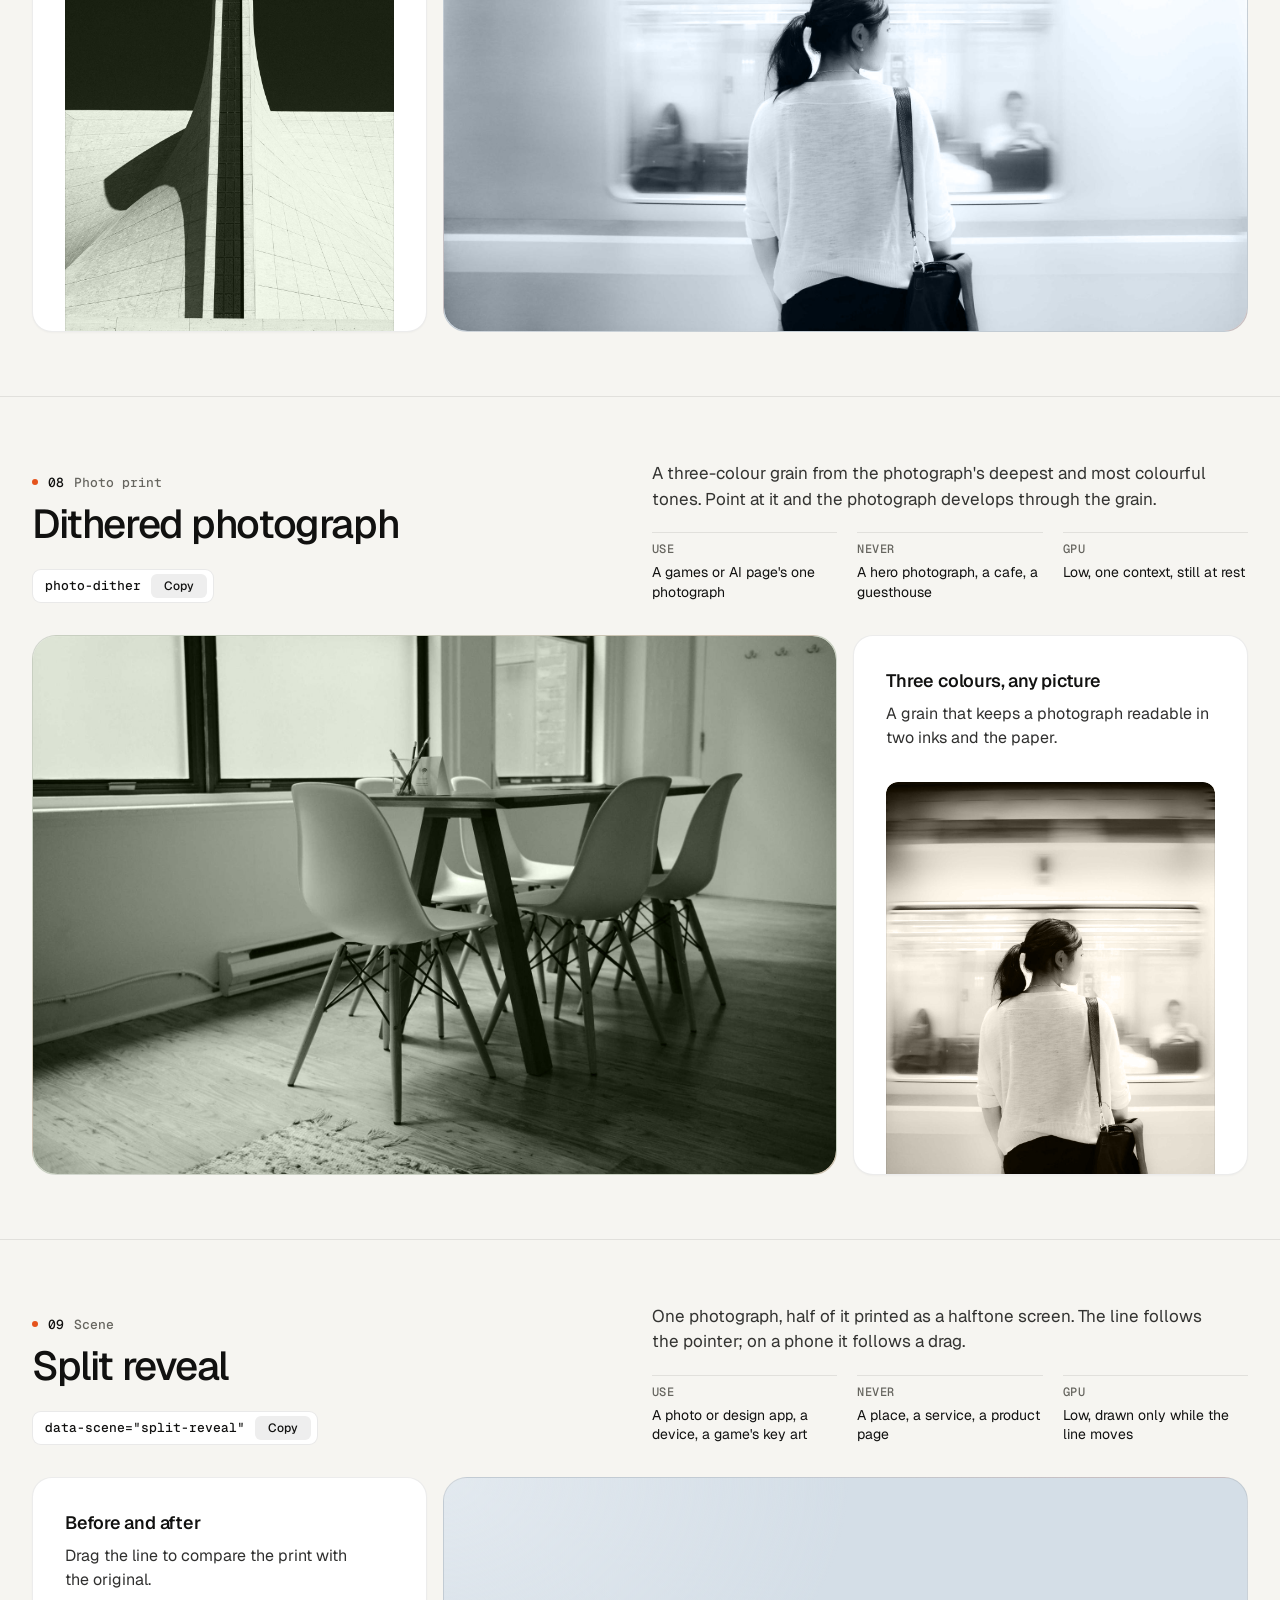
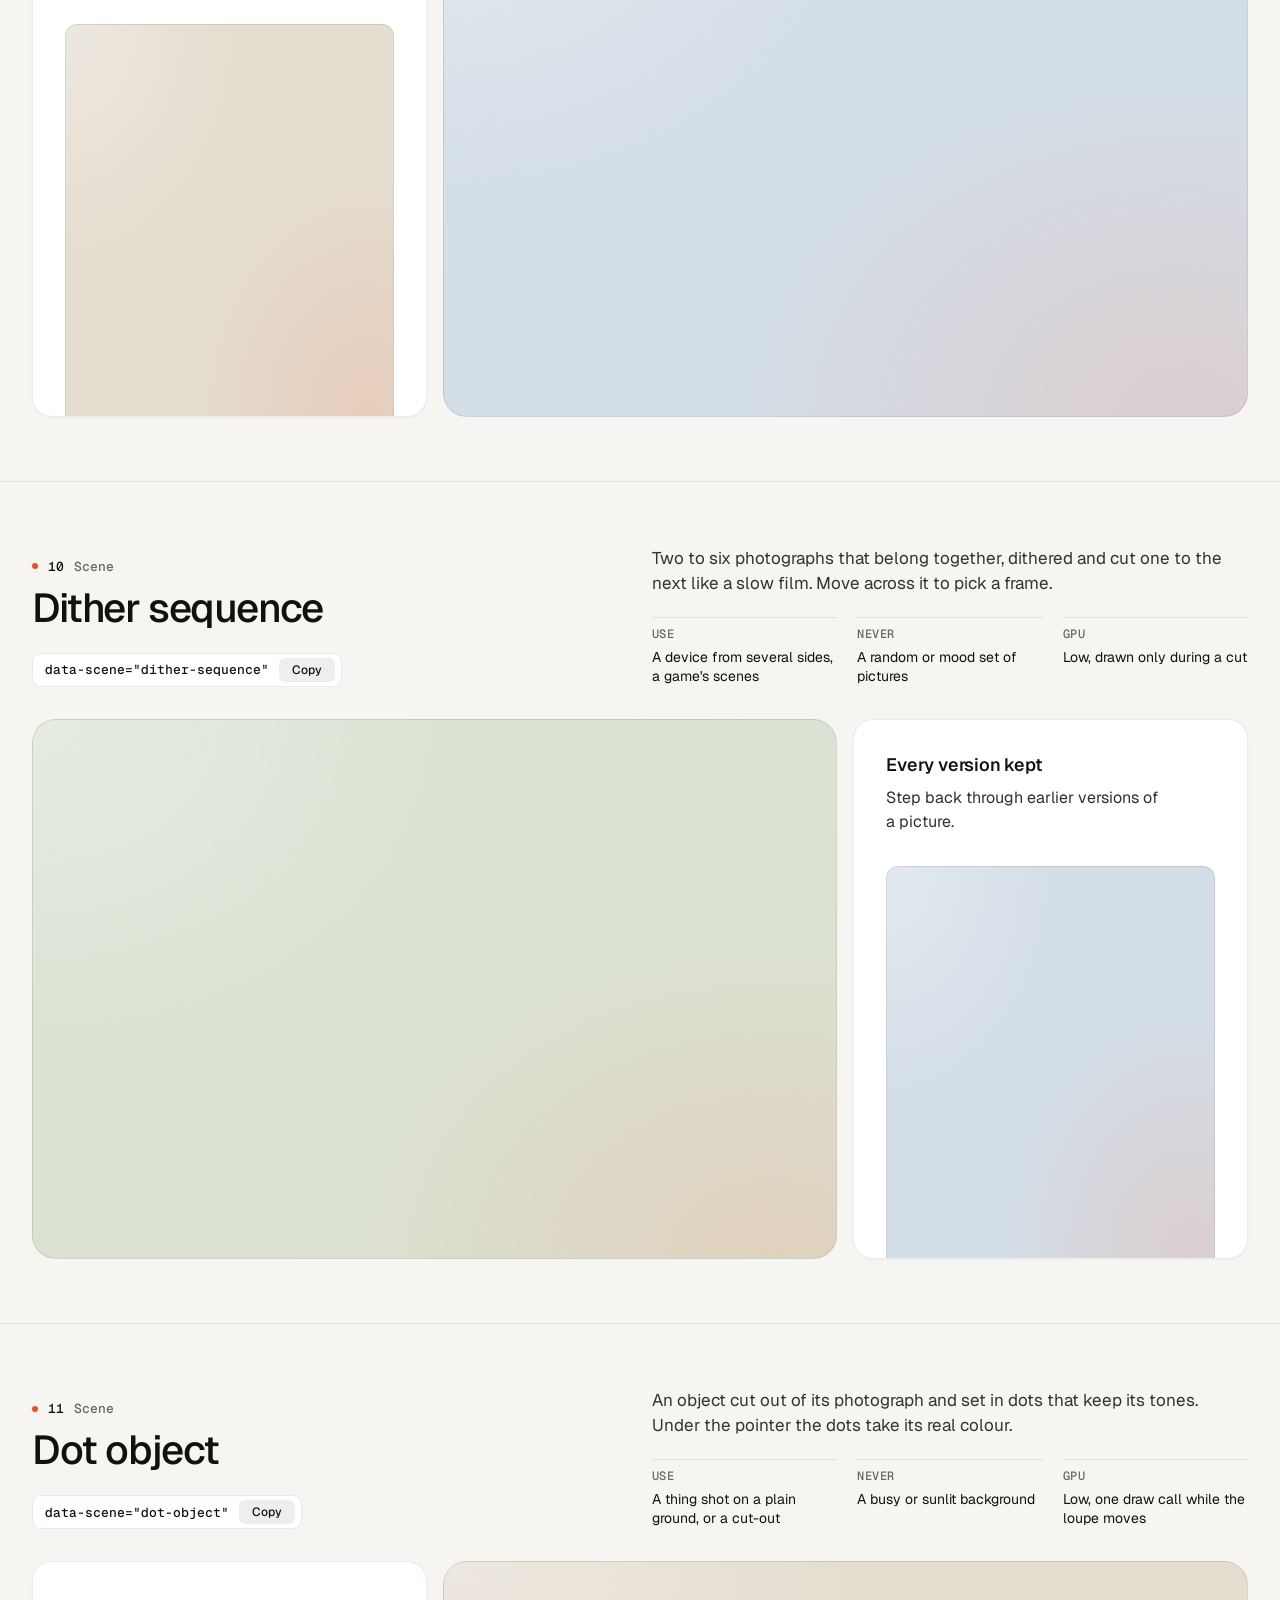
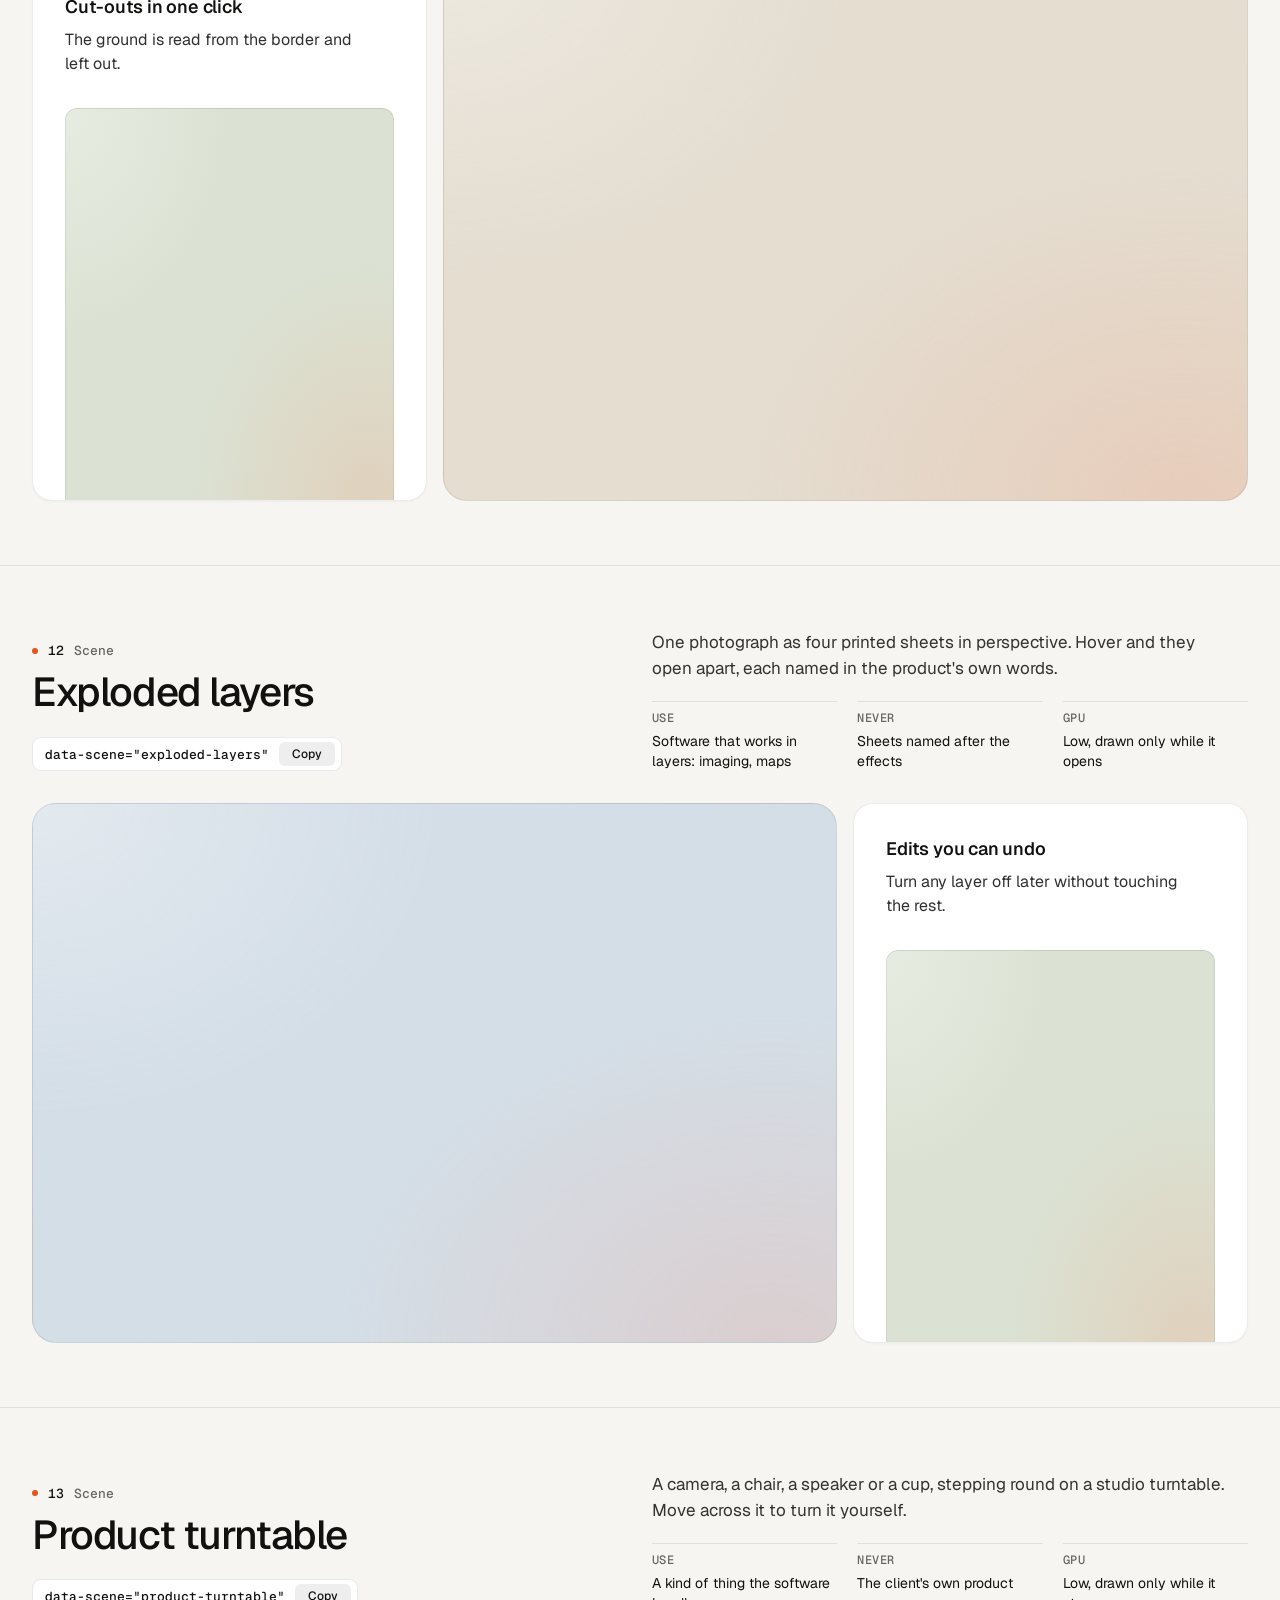
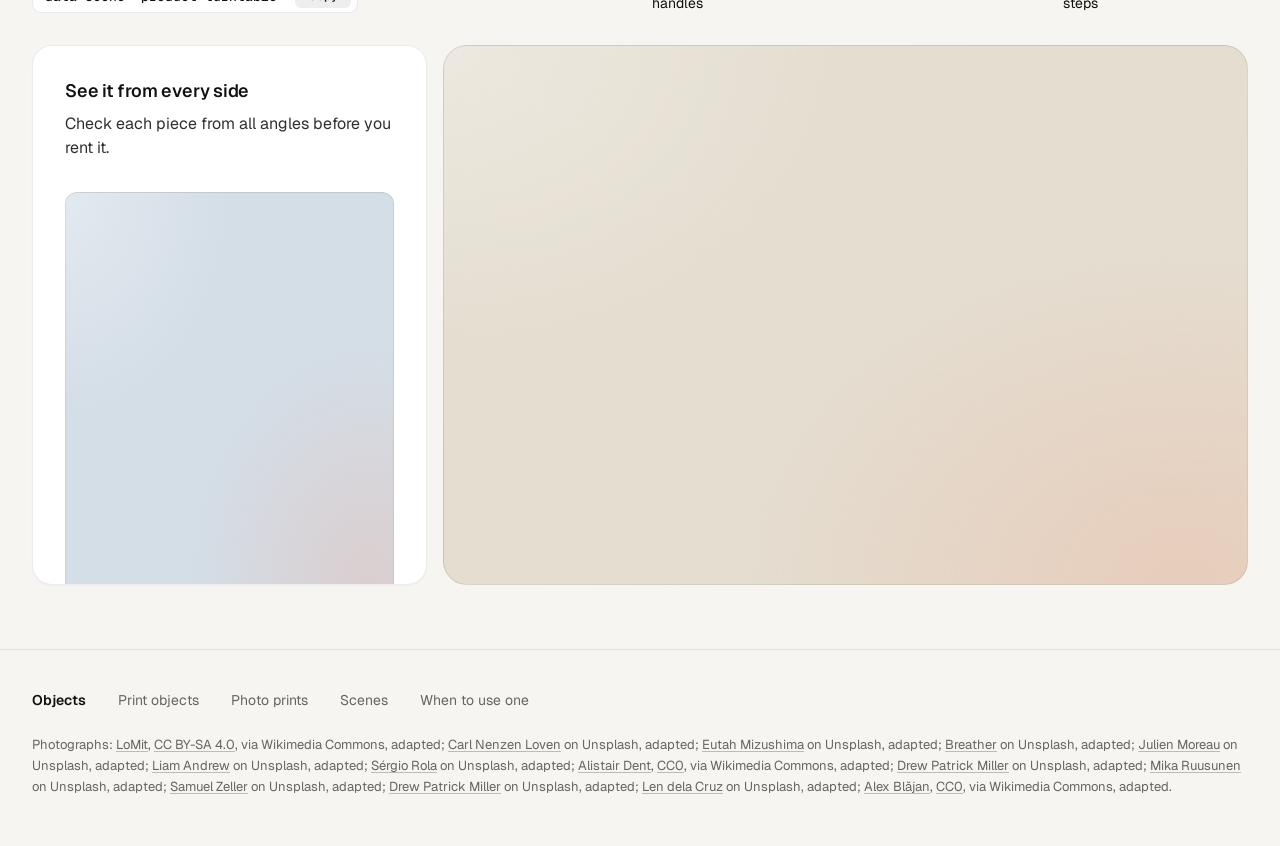
<file: .agents/skills/design-taste-frontend/assets/objects/index.html>
<!doctype html>
<html lang="en" data-palette="paper">
<head>
<script>window.__tpGlMax = 16;   /* a gallery shows many live effects at once; a page of a site keeps the default 4 (fx.js) */</script>
<meta charset="utf-8">
<meta name="viewport" content="width=device-width, initial-scale=1">
<title>Objects</title>
<meta name="description" content="Thirteen objects for one strong moment a page: products drawn in code, photographs printed by a shader, scenes that answer the pointer.">
<link rel="icon" href="data:,">
<link rel="preconnect" href="https://fonts.googleapis.com">
<link rel="preconnect" href="https://fonts.gstatic.com" crossorigin>
<link href="https://fonts.googleapis.com/css2?family=Geist:wght@300..700&family=Geist+Mono:wght@400;500&display=swap" rel="stylesheet">
<link rel="stylesheet" href="../ui/base.css">
<link rel="stylesheet" href="../ui/cards.css">
<style>
  /* palettes: page tokens, four grounds (--g1 sand, --g2 sky, --g3 sage, --g4 deep) and the globe's sea */
  :root {
    --font-text: "Geist", system-ui, sans-serif; --font-mono: "Geist Mono", ui-monospace, monospace;
    --ease: cubic-bezier(.2, .7, .2, 1);
    --gutter: 32px; --max: 1312px;
  }
  [data-palette="paper"] { --bg: #f6f5f1; --card: #ffffff; --surface: #ffffff; --ink: #111110; --muted: #66655f; --accent: #e5531c; --accent-ink: #ffffff;
    --g1: #e4ddd0; --g2: #d4dee7; --g3: #dbe2d3; --g4: #1a2230; --sea: #2f6aa8; --line: rgb(17 17 16 / 0.09); }
  [data-palette="stone"] { --bg: #e6e5e1; --card: #f3f2ef; --surface: #f3f2ef; --ink: #1a1b1d; --muted: #5d5e62; --accent: #2456d6; --accent-ink: #ffffff;
    --g1: #d6d5d0; --g2: #c9d4df; --g3: #dad3c6; --g4: #1d2633; --sea: #2456d6; --line: rgb(26 27 29 / 0.1); }
  [data-palette="graphite"] { --bg: #0b0b0c; --card: #141416; --surface: #141416; --ink: #f2f2ef; --muted: #96979c; --accent: #ff7a3c; --accent-ink: #120c08;
    --g1: #1e1d1b; --g2: #17202a; --g3: #1b201b; --g4: #23262c; --sea: #4f9be0; --line: rgb(242 242 239 / 0.09); }
  [data-palette="night"] { --bg: #070b14; --card: #0e1420; --surface: #0e1420; --ink: #e9edf3; --muted: #8b94a4; --accent: #5ab9fc; --accent-ink: #07101a;
    --g1: #121a29; --g2: #0f2231; --g3: #16202b; --g4: #1b2536; --sea: #5ab9fc; --line: rgb(233 237 243 / 0.09); }

  * { box-sizing: border-box; }
  html { scroll-padding-top: 64px; }
  html, body { margin: 0; }
  body { font-family: var(--font-text); background: var(--bg); color: var(--ink); -webkit-font-smoothing: antialiased; font-size: 16px; line-height: 1.5;
    transition: background-color 320ms var(--ease), color 320ms var(--ease); }
  a { color: inherit; }
  .wrap { max-width: var(--max); margin: 0 auto; padding: 0 var(--gutter); }

  /* ------------------------------------------------ the bar */
  .bar { position: sticky; top: 0; z-index: 30; background: color-mix(in oklab, var(--bg) 84%, transparent); backdrop-filter: blur(16px) saturate(1.2); border-bottom: 1px solid var(--line); }
  .bar__in { height: 64px; display: flex; align-items: center; gap: 32px; }
  .brand { display: inline-flex; align-items: center; gap: 10px; font-weight: 600; font-size: 15px; letter-spacing: -0.01em; text-decoration: none; }
  .brand svg { width: 22px; height: 22px; }
  .brand svg .a { fill: var(--accent); transition: transform 420ms var(--ease); transform-origin: 11px 11px; }
  .brand:hover svg .a { transform: rotate(90deg); }
  .nav { display: flex; gap: 24px; font-size: 14px; }
  .nav a { position: relative; text-decoration: none; color: var(--muted); transition: color 180ms ease; padding: 6px 0; }
  .nav a::after { content: ""; position: absolute; left: 0; right: 0; bottom: 0; height: 1px; background: currentColor; transform: scaleX(0); transform-origin: left; transition: transform 260ms var(--ease); }
  .nav a:hover { color: var(--ink); }
  .nav a:hover::after { transform: scaleX(1); }
  .sp { flex: 1; }
  .swatches { display: flex; align-items: center; gap: 6px; padding: 4px; border-radius: 999px; border: 1px solid var(--line); background: var(--card); }
  .sw { position: relative; width: 26px; height: 26px; border-radius: 50%; border: 0; padding: 0; cursor: pointer; background: linear-gradient(135deg, var(--s-bg) 0 50%, var(--s-ac) 50% 100%);
    box-shadow: inset 0 0 0 1px rgb(0 0 0 / 0.12); transition: transform 200ms var(--ease); }
  .sw::after { content: ""; position: absolute; inset: -3px; border-radius: 50%; box-shadow: 0 0 0 1.5px var(--ink); opacity: 0; transform: scale(0.8); transition: opacity 200ms ease, transform 260ms var(--ease); }
  .sw:hover { transform: scale(1.08); }
  .sw:active { transform: scale(0.94); }
  .sw[aria-pressed="true"]::after { opacity: 1; transform: scale(1); }
  .sw:focus-visible { outline: 2px solid var(--ink); outline-offset: 3px; }
  .sw-label { font-size: 13px; color: var(--muted); min-width: 60px; text-align: right; }

  /* ------------------------------------------------ grounds: a soft lit mesh of the ground's own tone, a fine grain */
  .gr, .card > .panel.gr { --calm-k: 0%; background-color: var(--pg);
    background-image:
      radial-gradient(80% 90% at 92% 100%, color-mix(in oklab, var(--accent) 13%, var(--pg)), transparent 68%),
      radial-gradient(70% 80% at 0% 0%, color-mix(in oklab, var(--lift, #ffffff) var(--lift-k, 34%), var(--pg)), transparent 72%); }
  .gr.dk, [data-palette="graphite"] .gr, [data-palette="night"] .gr { --lift: #ffffff; --lift-k: 6%; }
  .grain { position: absolute; inset: 0; z-index: 0; pointer-events: none; opacity: .32; mix-blend-mode: soft-light; border-radius: inherit;
    background-image: url("data:image/svg+xml;utf8,<svg xmlns='http://www.w3.org/2000/svg' width='160' height='160'><filter id='n'><feTurbulence type='fractalNoise' baseFrequency='.85' numOctaves='2' stitchTiles='stitch'/><feColorMatrix values='0 0 0 0 .5  0 0 0 0 .5  0 0 0 0 .5  0 0 0 .9 0'/></filter><rect width='100%' height='100%' filter='url(%23n)'/></svg>"); }
  .slot { position: absolute; inset: 0; z-index: 1; border-radius: inherit; }
  .slot > .host { position: absolute; inset: 0; border-radius: inherit; overflow: hidden; }

  /* ------------------------------------------------ hero */
  .hero { min-height: calc(100svh - 64px); display: grid; align-items: center; padding: 56px 0; }
  .hero__grid { display: grid; grid-template-columns: repeat(12, minmax(0, 1fr)); gap: 24px; align-items: center; }
  .hero__copy { grid-column: 1 / span 5; }
  .hero h1 { margin: 0; font-size: clamp(44px, 3.4vw + 12px, 72px); line-height: 1.02; letter-spacing: -0.045em; font-weight: 520; text-wrap: balance; }
  .hero__lede { margin: 24px 0 0; font-size: 19px; line-height: 1.5; color: var(--muted); max-width: 40ch; text-wrap: pretty; }
  .index { margin: 40px 0 0; padding: 0; list-style: none; border-top: 1px solid var(--line); max-width: 460px; }
  .index a { display: grid; grid-template-columns: 1fr auto 20px; align-items: center; gap: 16px; padding: 14px 0; border-bottom: 1px solid var(--line); text-decoration: none; font-size: 16px; font-weight: 500; }
  .index a span { font: 500 13px/1 var(--font-mono); color: var(--muted); }
  .index a svg { width: 16px; height: 16px; transition: transform 260ms var(--ease); }
  .index a:hover svg { transform: translateX(4px); }
  .hero__pics { grid-column: 7 / span 6; display: grid; grid-template-columns: 1fr 1fr; gap: 16px; height: min(70svh, 660px); min-height: 440px; }
  .pic { position: relative; overflow: clip; border-radius: 20px; border: 1px solid var(--line); isolation: isolate; }
  .pic img { position: absolute; inset: 0; width: 100%; height: 100%; object-fit: cover; object-position: 50% 42%; display: block; }
  .pic--down { margin-top: 48px; }

  /* ------------------------------------------------ an object, one screen */
  .obj { min-height: calc(100svh - 64px); display: grid; align-content: center; padding: 64px 0; border-top: 1px solid var(--line); }
  .obj__head { display: grid; grid-template-columns: repeat(12, minmax(0, 1fr)); gap: 24px; align-items: end; margin-bottom: 32px; }
  .obj__title { grid-column: 1 / span 5; }
  .obj__n { margin: 0 0 14px; font: 500 13px/1 var(--font-mono); color: var(--muted); display: flex; gap: 10px; align-items: center; }
  .obj__n b { color: var(--ink); font-weight: 500; }
  .obj__n i { width: 6px; height: 6px; border-radius: 50%; background: var(--accent); display: inline-block; }
  .obj h2 { margin: 0; font-size: clamp(34px, 1.9vw + 16px, 52px); line-height: 1.04; letter-spacing: -0.035em; font-weight: 520; text-wrap: balance; }
  .obj__about { grid-column: 7 / span 6; }
  .obj__line { margin: 0; font-size: 17px; line-height: 1.5; color: color-mix(in oklab, var(--ink) 82%, var(--bg)); max-width: 52ch; text-wrap: pretty; }
  .facts { display: grid; grid-template-columns: repeat(3, minmax(0, 1fr)); gap: 20px; margin: 20px 0 0; }
  .facts div { border-top: 1px solid var(--line); padding-top: 10px; }
  .facts dt { font: 500 12px/1 var(--font-mono); color: var(--muted); text-transform: uppercase; letter-spacing: .04em; }
  .facts dd { margin: 8px 0 0; font-size: 14px; line-height: 1.4; }
  .copy { margin-top: 24px; display: inline-flex; align-items: center; gap: 10px; height: 34px; padding: 0 6px 0 12px; border-radius: 9px; border: 1px solid var(--line);
    background: var(--card); color: var(--ink); font: 500 13px/1 var(--font-mono); cursor: pointer; transition: border-color 180ms ease, transform 160ms var(--ease); }
  .copy:hover { border-color: color-mix(in oklab, var(--ink) 24%, transparent); }
  .copy:active { transform: scale(0.97); }
  .copy:focus-visible { outline: 2px solid var(--ink); outline-offset: 2px; }
  .copy em { font-style: normal; display: inline-grid; place-items: center; height: 24px; padding: 0 8px; border-radius: 6px; background: color-mix(in oklab, var(--ink) 7%, transparent); font-family: var(--font-text); font-size: 12px; overflow: hidden; }
  .copy em span { grid-area: 1 / 1; transition: transform 260ms var(--ease), opacity 200ms ease; }
  .copy em span + span { transform: translateY(110%); opacity: 0; }
  .copy.done em span:first-child { transform: translateY(-110%); opacity: 0; }
  .copy.done em span + span { transform: none; opacity: 1; }

  .duo { display: grid; grid-template-columns: repeat(12, minmax(0, 1fr)); gap: 16px; height: clamp(400px, calc(100svh - 360px), 600px); }
  .big { grid-column: 1 / span 8; position: relative; overflow: clip; isolation: isolate; border-radius: 24px; border: 1px solid var(--line); }
  .duo .card { grid-column: 9 / span 4; }
  .obj:nth-of-type(even) .big { grid-column: 5 / span 8; grid-row: 1; }
  .obj:nth-of-type(even) .duo .card { grid-column: 1 / span 4; grid-row: 1; }
  .duo .card > .panel { flex: 1 1 auto; min-height: 0; }

  /* ------------------------------------------------ footer */
  .foot { border-top: 1px solid var(--line); padding: 40px 0 48px; font-size: 14px; color: var(--muted); }
  .foot__row { display: flex; flex-wrap: wrap; gap: 12px 32px; align-items: baseline; }
  .foot__row b { color: var(--ink); font-weight: 600; }
  .foot__row a { text-decoration: none; }
  .foot__row a:hover { color: var(--ink); }
  .credits { margin: 24px 0 0; font-size: 13px; line-height: 1.6; color: var(--muted); }
  .credits a { text-decoration: underline; text-decoration-color: color-mix(in oklab, currentColor 40%, transparent); text-underline-offset: 2px; }

  @media (max-width: 1023px) {
    .hero__copy, .hero__pics { grid-column: 1 / -1; }
    .hero__pics { height: auto; min-height: 0; }
    .pic { aspect-ratio: 3 / 4; }
    .obj__title, .obj__about { grid-column: 1 / -1; }
    .duo { height: auto; grid-template-columns: minmax(0, 1fr); }
    .big, .duo .card, .obj:nth-of-type(even) .big, .obj:nth-of-type(even) .duo .card { grid-column: 1 / -1; grid-row: auto; }
    .big { aspect-ratio: 4 / 3; }
    .duo .card > .panel { flex: none; height: 320px; }
  }
  @media (max-width: 760px) {
    :root { --gutter: 16px; }
    .nav, .sw-label { display: none; }
    .hero { padding: 32px 0 40px; }
    .hero__lede { font-size: 17px; }
    .hero__pics { gap: 10px; }
    .pic { border-radius: 16px; }
    .pic--down { margin-top: 28px; }
    .obj { padding: 72px 0; min-height: 0; }
    .obj .wrap { display: flex; flex-direction: column; }
    .obj__head, .obj__about { display: contents; }
    .obj__title { order: 1; margin-bottom: 16px; }
    .obj__line { order: 2; margin-bottom: 28px; }
    .duo { order: 3; }
    .facts { order: 4; margin-top: 28px; }
    .copy, .index { display: none; }
    .facts { grid-template-columns: minmax(0, 1fr); gap: 0; }
    .facts div { display: grid; grid-template-columns: 96px 1fr; gap: 12px; padding: 10px 0; }
    .facts dd { margin: 0; }
    .big { aspect-ratio: 4 / 5; border-radius: 18px; }
    .duo .card > .panel { height: 300px; }
  }
  @media (prefers-reduced-motion: reduce) { *, *::before, *::after { transition-duration: 0ms !important; } }
</style>
</head>
<body>
<header class="bar">
  <div class="wrap bar__in">
    <a class="brand" href="#top" aria-label="Objects, back to the top">
      <svg viewBox="0 0 22 22" aria-hidden="true"><rect x="1" y="1" width="20" height="20" rx="6" fill="currentColor"/><rect class="a" x="7" y="7" width="8" height="8" rx="2"/></svg>
      Objects
    </a>
    <nav class="nav" aria-label="Families">
      <a href="#print-cup">Print objects</a>
      <a href="#photo-halftone">Photo prints</a>
      <a href="#split-reveal">Scenes</a>
    </nav>
    <span class="sp"></span>
    <span class="sw-label" id="sw-label">Paper</span>
    <div class="swatches" role="group" aria-label="Palette">
      <button type="button" class="sw" data-pal="paper" aria-label="Paper" aria-pressed="true" style="--s-bg:#f6f5f1;--s-ac:#e5531c"></button>
      <button type="button" class="sw" data-pal="stone" aria-label="Stone" aria-pressed="false" style="--s-bg:#e6e5e1;--s-ac:#2456d6"></button>
      <button type="button" class="sw" data-pal="graphite" aria-label="Graphite" aria-pressed="false" style="--s-bg:#141416;--s-ac:#ff7a3c"></button>
      <button type="button" class="sw" data-pal="night" aria-label="Night" aria-pressed="false" style="--s-bg:#0e1420;--s-ac:#5ab9fc"></button>
    </div>
  </div>
</header>

<main id="top">
  <section class="hero">
    <div class="wrap hero__grid">
      <div class="hero__copy">
        <h1>Objects for one strong moment a page.</h1>
        <p class="hero__lede">Products drawn in code, photographs printed by a shader, and scenes that answer the pointer. A photograph leads where there is one. An object leads where there is none.</p>
        <ul class="index">
          <li><a href="#print-cup">Print objects <span>05</span><svg viewBox="0 0 16 16" fill="none" stroke="currentColor" stroke-width="1.5" aria-hidden="true"><path d="M3 8h10M9 4l4 4-4 4"/></svg></a></li>
          <li><a href="#photo-halftone">Photo prints <span>03</span><svg viewBox="0 0 16 16" fill="none" stroke="currentColor" stroke-width="1.5" aria-hidden="true"><path d="M3 8h10M9 4l4 4-4 4"/></svg></a></li>
          <li><a href="#split-reveal">Scenes <span>05</span><svg viewBox="0 0 16 16" fill="none" stroke="currentColor" stroke-width="1.5" aria-hidden="true"><path d="M3 8h10M9 4l4 4-4 4"/></svg></a></li>
        </ul>
      </div>
      <div class="hero__pics">
        <div class="pic"><img src="photo-kit/photos/lamp.jpg" width="1280" height="1757" alt="Cream ceramic table lamp on a glossy side table in low sun" decoding="async"></div>
        <article class="pic pic--down gr" style="--pg: var(--g1)" aria-label="A balanced-arm desk lamp">
          <div class="grain"></div>
          <div class="slot" data-slot='{"kind":"print","id":"print-lamp","place":"card","ground":"g1","params":{"size":1.06,"x":-0.08,"y":-0.2}}'></div>
        </article>
      </div>
    </div>
  </section>

  <!-- ===================================================== print objects -->
  <section class="obj" id="print-cup">
    <div class="wrap">
      <div class="obj__head">
        <div class="obj__title"><p class="obj__n"><i></i><b>01</b> Print object</p><h2>Cup and saucer</h2>
          <button type="button" class="copy" data-copy='<div data-print="print-cup" data-print-place="card"></div>'>data-print="print-cup"<em><span>Copy</span><span>Copied</span></em></button></div>
        <div class="obj__about">
          <p class="obj__line">A porcelain cup of coffee on its saucer, the glaze in your accent. Click it to stir.</p>
          <dl class="facts"><div><dt>Leads</dt><dd>A tableware maker with no photographs</dd></div><div><dt>As a print</dt><dd>A software card about a morning</dd></div><div><dt>GPU</dt><dd>High while it turns, one frame at rest</dd></div></dl>
        </div>
      </div>
      <div class="duo">
        <article class="big gr" style="--pg: var(--g1)"><div class="grain"></div>
          <div class="slot" data-slot='{"kind":"print","id":"print-cup","place":"hero","ground":"g1","params":{"size":0.96,"x":0.16,"y":-0.04}}'></div></article>
        <article class="card"><h3>Morning digest</h3><p>One email at 8:00 with everything that changed overnight.</p>
          <div class="panel gr" style="--pg: var(--g2)"><div class="grain"></div>
            <div class="slot" data-slot='{"kind":"print","id":"print-cup","place":"card","ground":"g2","params":{"effect":"halftone","turn":0}}'></div></div></article>
      </div>
    </div>
  </section>

  <section class="obj" id="print-wheel">
    <div class="wrap">
      <div class="obj__head">
        <div class="obj__title"><p class="obj__n"><i></i><b>02</b> Print object</p><h2>Bicycle wheel</h2>
          <button type="button" class="copy" data-copy='<div data-print="print-wheel" data-print-place="card"></div>'>data-print="print-wheel"<em><span>Copy</span><span>Copied</span></em></button></div>
        <div class="obj__about">
          <p class="obj__line">A road wheel with a tan-wall tyre, an alloy rim and 24 spokes, the hub in your accent. Click it to spin it up.</p>
          <dl class="facts"><div><dt>Leads</dt><dd>A maker of wheels or hubs, never a whole bike</dd></div><div><dt>As a print</dt><dd>A card about speed or a mechanism</dd></div><div><dt>GPU</dt><dd>High while it turns, one frame at rest</dd></div></dl>
        </div>
      </div>
      <div class="duo">
        <article class="big gr" style="--pg: var(--g2)"><div class="grain"></div>
          <div class="slot" data-slot='{"kind":"print","id":"print-wheel","place":"card","ground":"g2","params":{"size":1.34,"x":-0.08,"y":-0.3}}'></div></article>
        <article class="card"><h3>Background sync</h3><p>Runs every five minutes, whether the app is open or not.</p>
          <div class="panel gr" style="--pg: var(--g3)"><div class="grain"></div>
            <div class="slot" data-slot='{"kind":"print","id":"print-wheel","place":"card","ground":"g3","params":{"effect":"halftone","turn":0}}'></div></div></article>
      </div>
    </div>
  </section>

  <section class="obj" id="print-lamp">
    <div class="wrap">
      <div class="obj__head">
        <div class="obj__title"><p class="obj__n"><i></i><b>03</b> Print object</p><h2>Desk lamp</h2>
          <button type="button" class="copy" data-copy='<div data-print="print-lamp" data-print-place="card"></div>'>data-print="print-lamp"<em><span>Copy</span><span>Copied</span></em></button></div>
        <div class="obj__about">
          <p class="obj__line">A balanced-arm desk lamp on chrome springs, the base and shade enamelled in your accent. Click it to switch it on.</p>
          <dl class="facts"><div><dt>Leads</dt><dd>A lighting maker with no photographs</dd></div><div><dt>As a print</dt><dd>A card about focus or working late</dd></div><div><dt>GPU</dt><dd>High while it moves, one frame at rest</dd></div></dl>
        </div>
      </div>
      <div class="duo">
        <article class="big gr" style="--pg: var(--g3)"><div class="grain"></div>
          <div class="slot" data-slot='{"kind":"print","id":"print-lamp","place":"hero","ground":"g3","params":{"size":0.98,"x":0.14,"y":-0.06,"angle":-24}}'></div></article>
        <article class="card"><h3>Focus mode</h3><p>Alerts wait until you switch it off.</p>
          <div class="panel gr dk" style="--pg: var(--g4)"><div class="grain"></div>
            <div class="slot" data-slot='{"kind":"print","id":"print-lamp","place":"card","ground":"g4","params":{"effect":"dither","step":1,"turn":0}}' aria-label="A desk lamp, switched on"></div></div></article>
      </div>
    </div>
  </section>

  <section class="obj" id="print-globe">
    <div class="wrap">
      <div class="obj__head">
        <div class="obj__title"><p class="obj__n"><i></i><b>04</b> Print object</p><h2>Desk globe</h2>
          <button type="button" class="copy" data-copy='<div data-print="print-globe" data-print-place="card" data-print-params=&apos;{"effect":"engrave"}&apos;></div>'>data-print="print-globe"<em><span>Copy</span><span>Copied</span></em></button></div>
        <div class="obj__about">
          <p class="obj__line">A desk globe with the real coastlines, a brass meridian and a walnut stand. Its sea takes a blue or teal accent. Click it to spin.</p>
          <dl class="facts"><div><dt>Leads</dt><dd>A maker of globes or maps</dd></div><div><dt>As a print</dt><dd>A card about regions or shipping</dd></div><div><dt>GPU</dt><dd>High while it turns, one frame at rest</dd></div></dl>
        </div>
      </div>
      <div class="duo">
        <article class="big gr" style="--pg: var(--g2)"><div class="grain"></div>
          <div class="slot" data-slot='{"kind":"print","id":"print-globe","place":"card","ground":"g2","sea":true,"params":{"size":1.3,"x":-0.1,"y":-0.3}}'></div></article>
        <article class="card"><h3>14 regions</h3><p>Pick where your data lives. Move it later in two clicks.</p>
          <div class="panel gr dk" style="--pg: var(--g4)"><div class="grain"></div>
            <div class="slot" data-slot='{"kind":"print","id":"print-globe","place":"card","ground":"g4","sea":true,"params":{"effect":"engrave","turn":0}}'></div></div></article>
      </div>
    </div>
  </section>

  <section class="obj" id="print-cards">
    <div class="wrap">
      <div class="obj__head">
        <div class="obj__title"><p class="obj__n"><i></i><b>05</b> Print object</p><h2>Playing cards</h2>
          <button type="button" class="copy" data-copy='<div data-print="print-cards" data-print-place="card"></div>'>data-print="print-cards"<em><span>Copy</span><span>Copied</span></em></button></div>
        <div class="obj__about">
          <p class="obj__line">A stack of playing cards, the ace of diamonds face up and the backs in your accent. Click to fan them out.</p>
          <dl class="facts"><div><dt>Leads</dt><dd>A maker of card or board games</dd></div><div><dt>As a print</dt><dd>A games card about a hand or a deal</dd></div><div><dt>GPU</dt><dd>High while it moves, one frame at rest</dd></div></dl>
        </div>
      </div>
      <div class="duo">
        <article class="big gr" style="--pg: var(--g3)"><div class="grain"></div>
          <div class="slot" data-slot='{"kind":"print","id":"print-cards","place":"hero","ground":"g3","params":{"size":0.98,"x":0.16,"y":-0.04}}'></div></article>
        <article class="card"><h3>Fair draws</h3><p>Every shuffle is logged, so any player can check a deal.</p>
          <div class="panel gr" style="--pg: var(--g1)"><div class="grain"></div>
            <div class="slot" data-slot='{"kind":"print","id":"print-cards","place":"card","ground":"g1","params":{"effect":"halftone","turn":0}}'></div></div></article>
      </div>
    </div>
  </section>

  <!-- ===================================================== photo prints -->
  <section class="obj" id="photo-halftone">
    <div class="wrap">
      <div class="obj__head">
        <div class="obj__title"><p class="obj__n"><i></i><b>06</b> Photo print</p><h2>Halftone photograph</h2>
          <button type="button" class="copy" data-copy="import print from './assets/objects/photo-halftone/object.js'; print.mount(frame, { palette: fx.readPalette(frame) });">photo-halftone<em><span>Copy</span><span>Copied</span></em></button></div>
        <div class="obj__about">
          <p class="obj__line">One photograph in one ink: round dots on a 45° screen, clean paper in the light. Point at it and a loupe shows its colour.</p>
          <dl class="facts"><div><dt>Use</dt><dd>One photograph band on a design or software page</dd></div><div><dt>Never</dt><dd>A hero photograph, a cafe, a guesthouse</dd></div><div><dt>GPU</dt><dd>Low, one context, still at rest</dd></div></dl>
        </div>
      </div>
      <div class="duo">
        <article class="big gr" style="--pg: var(--g1)">
          <div class="slot" data-slot='{"kind":"photo","id":"photo-halftone","ground":"g1","photo":"concrete"}'></div></article>
        <article class="card"><h3>Screens for print</h3><p>Send any photograph to press as a one-ink halftone.</p>
          <div class="panel gr" style="--pg: var(--g2)">
            <div class="slot" data-slot='{"kind":"photo","id":"photo-halftone","ground":"g2","photo":"lamp","params":{"tint":1}}'></div></div></article>
      </div>
    </div>
  </section>

  <section class="obj" id="photo-engraving">
    <div class="wrap">
      <div class="obj__head">
        <div class="obj__title"><p class="obj__n"><i></i><b>07</b> Photo print</p><h2>Engraved photograph</h2>
          <button type="button" class="copy" data-copy="import print from './assets/objects/photo-engraving/object.js'; print.mount(frame, { palette: fx.readPalette(frame) });">photo-engraving<em><span>Copy</span><span>Copied</span></em></button></div>
        <div class="obj__about">
          <p class="obj__line">Diagonal lines that swell in the shadows and bend over the forms, over a light wash of the photograph's colour. Point at it and the lines part.</p>
          <dl class="facts"><div><dt>Use</dt><dd>A tile whose subject is the photograph</dd></div><div><dt>Never</dt><dd>A hero photograph, a cafe, a guesthouse</dd></div><div><dt>GPU</dt><dd>Low, one context, still at rest</dd></div></dl>
        </div>
      </div>
      <div class="duo">
        <article class="big gr" style="--pg: var(--g2)">
          <div class="slot" data-slot='{"kind":"photo","id":"photo-engraving","ground":"g2","photo":"platform","photoDark":"concrete"}'></div></article>
        <article class="card"><h3>Line art from a photo</h3><p>Turn a product shot into a plate for packaging.</p>
          <div class="panel gr" style="--pg: var(--g3)">
            <div class="slot" data-slot='{"kind":"photo","id":"photo-engraving","ground":"g3","photo":"concrete","photoDark":"room"}'></div></div></article>
      </div>
    </div>
  </section>

  <section class="obj" id="photo-dither">
    <div class="wrap">
      <div class="obj__head">
        <div class="obj__title"><p class="obj__n"><i></i><b>08</b> Photo print</p><h2>Dithered photograph</h2>
          <button type="button" class="copy" data-copy="import print from './assets/objects/photo-dither/object.js'; print.mount(frame, { palette: fx.readPalette(frame) });">photo-dither<em><span>Copy</span><span>Copied</span></em></button></div>
        <div class="obj__about">
          <p class="obj__line">A three-colour grain from the photograph's deepest and most colourful tones. Point at it and the photograph develops through the grain.</p>
          <dl class="facts"><div><dt>Use</dt><dd>A games or AI page's one photograph</dd></div><div><dt>Never</dt><dd>A hero photograph, a cafe, a guesthouse</dd></div><div><dt>GPU</dt><dd>Low, one context, still at rest</dd></div></dl>
        </div>
      </div>
      <div class="duo">
        <article class="big gr" style="--pg: var(--g3)">
          <div class="slot" data-slot='{"kind":"photo","id":"photo-dither","ground":"g3","photo":"room"}'></div></article>
        <article class="card"><h3>Three colours, any picture</h3><p>A grain that keeps a photograph readable in two inks and the paper.</p>
          <div class="panel gr" style="--pg: var(--g1)">
            <div class="slot" data-slot='{"kind":"photo","id":"photo-dither","ground":"g1","photo":"platform"}'></div></div></article>
      </div>
    </div>
  </section>

  <!-- ===================================================== scenes -->
  <section class="obj" id="split-reveal">
    <div class="wrap">
      <div class="obj__head">
        <div class="obj__title"><p class="obj__n"><i></i><b>09</b> Scene</p><h2>Split reveal</h2>
          <button type="button" class="copy" data-copy='<div data-scene="split-reveal" data-scene-src="assets/img/photo.jpg"></div>'>data-scene="split-reveal"<em><span>Copy</span><span>Copied</span></em></button></div>
        <div class="obj__about">
          <p class="obj__line">One photograph, half of it printed as a halftone screen. The line follows the pointer; on a phone it follows a drag.</p>
          <dl class="facts"><div><dt>Use</dt><dd>A photo or design app, a device, a game's key art</dd></div><div><dt>Never</dt><dd>A place, a service, a product page</dd></div><div><dt>GPU</dt><dd>Low, drawn only while the line moves</dd></div></dl>
        </div>
      </div>
      <div class="duo">
        <article class="big gr" style="--pg: var(--g2)">
          <div class="slot" data-slot='{"kind":"scene","id":"split-reveal","ground":"g2","src":"default"}'></div></article>
        <article class="card"><h3>Before and after</h3><p>Drag the line to compare the print with the original.</p>
          <div class="panel gr" style="--pg: var(--g1)">
            <div class="slot" data-slot='{"kind":"scene","id":"split-reveal","ground":"g1","src":"roof","params":{"side":"right","split":0.42}}'></div></div></article>
      </div>
    </div>
  </section>

  <section class="obj" id="dither-sequence">
    <div class="wrap">
      <div class="obj__head">
        <div class="obj__title"><p class="obj__n"><i></i><b>10</b> Scene</p><h2>Dither sequence</h2>
          <button type="button" class="copy" data-copy='<div data-scene="dither-sequence" data-scene-src=&apos;[{"src":"a.jpg"},{"src":"b.jpg"}]&apos;></div>'>data-scene="dither-sequence"<em><span>Copy</span><span>Copied</span></em></button></div>
        <div class="obj__about">
          <p class="obj__line">Two to six photographs that belong together, dithered and cut one to the next like a slow film. Move across it to pick a frame.</p>
          <dl class="facts"><div><dt>Use</dt><dd>A device from several sides, a game's scenes</dd></div><div><dt>Never</dt><dd>A random or mood set of pictures</dd></div><div><dt>GPU</dt><dd>Low, drawn only during a cut</dd></div></dl>
        </div>
      </div>
      <div class="duo">
        <article class="big gr" style="--pg: var(--g3)">
          <div class="slot" data-slot='{"kind":"scene","id":"dither-sequence","ground":"g3","src":"default"}'></div></article>
        <article class="card"><h3>Every version kept</h3><p>Step back through earlier versions of a picture.</p>
          <div class="panel gr" style="--pg: var(--g2)">
            <div class="slot" data-slot='{"kind":"scene","id":"dither-sequence","ground":"g2","src":"spirals","params":{"fit":"contain","autoplay":0}}'></div></div></article>
      </div>
    </div>
  </section>

  <section class="obj" id="dot-object">
    <div class="wrap">
      <div class="obj__head">
        <div class="obj__title"><p class="obj__n"><i></i><b>11</b> Scene</p><h2>Dot object</h2>
          <button type="button" class="copy" data-copy='<div data-scene="dot-object" data-scene-src="assets/img/object-on-white.jpg"></div>'>data-scene="dot-object"<em><span>Copy</span><span>Copied</span></em></button></div>
        <div class="obj__about">
          <p class="obj__line">An object cut out of its photograph and set in dots that keep its tones. Under the pointer the dots take its real colour.</p>
          <dl class="facts"><div><dt>Use</dt><dd>A thing shot on a plain ground, or a cut-out</dd></div><div><dt>Never</dt><dd>A busy or sunlit background</dd></div><div><dt>GPU</dt><dd>Low, one draw call while the loupe moves</dd></div></dl>
        </div>
      </div>
      <div class="duo">
        <article class="big gr" style="--pg: var(--g1)">
          <div class="slot" data-slot='{"kind":"scene","id":"dot-object","ground":"g1","src":"default"}'></div></article>
        <article class="card"><h3>Cut-outs in one click</h3><p>The ground is read from the border and left out.</p>
          <div class="panel gr" style="--pg: var(--g3)">
            <div class="slot" data-slot='{"kind":"scene","id":"dot-object","ground":"g3","src":"dahlia"}'></div></div></article>
      </div>
    </div>
  </section>

  <section class="obj" id="exploded-layers">
    <div class="wrap">
      <div class="obj__head">
        <div class="obj__title"><p class="obj__n"><i></i><b>12</b> Scene</p><h2>Exploded layers</h2>
          <button type="button" class="copy" data-copy='<div data-scene="exploded-layers" data-scene-src="assets/img/photo.jpg" data-scene-params=&apos;{"names":["Photo","Colour","Light","Depth"]}&apos;></div>'>data-scene="exploded-layers"<em><span>Copy</span><span>Copied</span></em></button></div>
        <div class="obj__about">
          <p class="obj__line">One photograph as four printed sheets in perspective. Hover and they open apart, each named in the product's own words.</p>
          <dl class="facts"><div><dt>Use</dt><dd>Software that works in layers: imaging, maps</dd></div><div><dt>Never</dt><dd>Sheets named after the effects</dd></div><div><dt>GPU</dt><dd>Low, drawn only while it opens</dd></div></dl>
        </div>
      </div>
      <div class="duo">
        <article class="big gr" style="--pg: var(--g2)">
          <div class="slot" data-slot='{"kind":"scene","id":"exploded-layers","ground":"g2","src":"default","params":{"names":["Photo","Colour","Light","Depth"]}}'></div></article>
        <article class="card"><h3>Edits you can undo</h3><p>Turn any layer off later without touching the rest.</p>
          <div class="panel gr" style="--pg: var(--g3)">
            <div class="slot" data-slot='{"kind":"scene","id":"exploded-layers","ground":"g3","src":"lattice"}'></div></div></article>
      </div>
    </div>
  </section>

  <section class="obj" id="product-turntable">
    <div class="wrap">
      <div class="obj__head">
        <div class="obj__title"><p class="obj__n"><i></i><b>13</b> Scene</p><h2>Product turntable</h2>
          <button type="button" class="copy" data-copy='<div data-scene="product-turntable" data-scene-params=&apos;{"form":"chair"}&apos;></div>'>data-scene="product-turntable"<em><span>Copy</span><span>Copied</span></em></button></div>
        <div class="obj__about">
          <p class="obj__line">A camera, a chair, a speaker or a cup, stepping round on a studio turntable. Move across it to turn it yourself.</p>
          <dl class="facts"><div><dt>Use</dt><dd>A kind of thing the software handles</dd></div><div><dt>Never</dt><dd>The client's own product</dd></div><div><dt>GPU</dt><dd>Low, drawn only while it steps</dd></div></dl>
        </div>
      </div>
      <div class="duo">
        <article class="big gr" style="--pg: var(--g1)">
          <div class="slot" data-slot='{"kind":"scene","id":"product-turntable","ground":"g1","params":{"form":"camera"}}' aria-label="A camera on a turntable"></div></article>
        <article class="card"><h3>See it from every side</h3><p>Check each piece from all angles before you rent it.</p>
          <div class="panel gr" style="--pg: var(--g2)">
            <div class="slot" data-slot='{"kind":"scene","id":"product-turntable","ground":"g2","params":{"form":"chair","start":-40,"autoplay":0}}' aria-label="A side chair"></div></div></article>
      </div>
    </div>
  </section>
</main>

<footer class="foot">
  <div class="wrap">
    <div class="foot__row">
      <b>Objects</b>
      <a href="_print-core/README.md">Print objects</a>
      <a href="photo-kit/README.md">Photo prints</a>
      <a href="_scenes/README.md">Scenes</a>
      <a href="../../references/effects-objects.md">When to use one</a>
    </div>
    <p class="credits" id="credits"></p>
  </div>
</footer>

<script type="module">
  /*
    The showcase's own mounting: every [data-slot] mounts when it comes near the screen and is destroyed
    when it leaves, and never more than MAX are mounted at once, so the page holds at most 4 live WebGL
    contexts (each mounted object holds one at most; still print objects hold none).
  */
  import fx from '../effects/fx.js';
  import { creditsLine } from './photo-kit/photo.js';
  import { DEFAULT_PHOTO as SPLIT } from './split-reveal/object.js';
  import { DEFAULT_SEQUENCE } from './dither-sequence/object.js';
  import { DEFAULT_PHOTO as TULIP } from './dot-object/object.js';
  import { DEFAULT_PHOTO as MIXER } from './exploded-layers/object.js';

  const MAX = 4, CAP = { print: 4, photo: 3, scene: 4 };
  const root = document.documentElement;
  const q = new URLSearchParams(location.search);
  const U = 'https://unsplash.com/license', CC0 = 'https://creativecommons.org/publicdomain/zero/1.0/';
  const SRC = {
    roof: { id: 618, ratio: 1.5, alt: 'Curving glass and steel lattice roof in black and white', by: 'Mika Ruusunen', licence: 'Unsplash licence', licenceUrl: U, page: 'https://unsplash.com/photos/ypVM8PnygUo' },
    lattice: { id: 893, ratio: 1.5, alt: 'Curved latticed building facade forming sweeping lines', by: 'Samuel Zeller', licence: 'Unsplash licence', licenceUrl: U, page: 'https://unsplash.com/photos/j0g8taxHZa0' },
    spirals: [
      { id: 949, ratio: 0.66, alt: 'A white spiral atrium under a glass dome, seen from below', by: 'Drew Patrick Miller', licence: 'Unsplash licence', licenceUrl: U, page: 'https://unsplash.com/photos/VLT62-JzddA' },
      { id: 679, ratio: 1, alt: 'Spiralling concrete curves around a small round window', by: 'Len dela Cruz', licence: 'Unsplash licence', licenceUrl: U, page: 'https://unsplash.com/photos/ScEKf8u7y-c' },
    ],
    dahlia: { id: 'commons-minimal-orange-dahlia', source: 'commons', ratio: 1.523, width: 5830, focus: [0.5, 0.5], alt: 'An orange dahlia on a black ground', by: 'Alex Blăjan', licence: 'CC0', licenceUrl: CC0,
      url: 'https://upload.wikimedia.org/wikipedia/commons/5/5e/Minimal_orange_dahlia_%28Unsplash%29.jpg', page: 'https://commons.wikimedia.org/wiki/File:Minimal_orange_dahlia_(Unsplash).jpg' },
  };
  const DEFAULTS = { 'split-reveal': SPLIT, 'dither-sequence': DEFAULT_SEQUENCE, 'dot-object': TULIP, 'exploded-layers': MIXER };
  const lib = await fetch(new URL('./photo-kit/photos.json', import.meta.url)).then(r => r.json()).catch(() => ({ photos: [] }));
  const PHOTOS = Object.fromEntries(lib.photos.map(p => [p.key, p]));

  // ---- palette: the page tokens, a ground's paper and an ink that reads on it
  const tok = n => getComputedStyle(root).getPropertyValue(n).trim();
  const lum = hex => { const h = hex.replace('#', ''); const c = [0, 2, 4].map(i => parseInt(h.slice(i, i + 2), 16) / 255); return 0.2126 * c[0] + 0.7152 * c[1] + 0.0722 * c[2]; };
  function paletteFor(cfg) {
    const bg = tok('--' + (cfg.ground || 'g1')), ink = tok('--ink');
    const light = lum(bg) > 0.4, pageLight = lum(ink) < 0.4;
    const gInk = light ? (pageLight ? ink : '#17181b') : (pageLight ? '#eef0f2' : ink);
    return fx.normalizePalette({ bg, surface: bg, ink: gInk, accent: cfg.sea ? tok('--sea') : tok('--accent'), accentInk: tok('--accent-ink') });
  }

  // ---- mounting
  const slots = [...document.querySelectorAll('[data-slot]')];
  const st = new Map(slots.map(el => [el, { cfg: JSON.parse(el.dataset.slot), near: false, ctrl: null, host: null, busy: false }]));
  const mods = new Map();
  const load = id => { if (!mods.has(id)) mods.set(id, import(`./${id}/object.js`).then(m => m.default)); return mods.get(id); };
  // a photo print may name a darker photograph for the dark palettes (a pale one prints as a light plate there)
  const isDark = () => lum(tok('--bg')) < 0.4;
  const photoKey = cfg => (cfg.photoDark && isDark() ? cfg.photoDark : cfg.photo);
  const srcOf = cfg => {
    if (cfg.kind === 'photo') return new URL('./photo-kit/' + PHOTOS[photoKey(cfg)].file, import.meta.url).href;
    if (!cfg.src) return undefined;
    return cfg.src === 'default' ? DEFAULTS[cfg.id] : SRC[cfg.src];
  };
  // a photo print's slot shows its photograph toned into the ground until the print draws, before it
  // mounts too: never an empty panel, even on a slow device
  function underlay(box, cfg) {
    if (cfg.kind !== 'photo') return;
    const p = PHOTOS[photoKey(cfg)];
    Object.assign(box.style, { backgroundColor: 'var(--pg)', backgroundImage: 'url(' + srcOf(cfg) + ')', backgroundSize: 'cover',
      backgroundPosition: (p.focus[0] * 100) + '% ' + (p.focus[1] * 100) + '%', backgroundBlendMode: 'luminosity' });
  }
  async function mount(el) {
    const s = st.get(el);
    s.busy = true;
    try {
      const obj = await load(s.cfg.id);
      if (!s.want) return;
      const host = document.createElement('div');
      host.className = 'host';
      if (el.hasAttribute('aria-label')) host.setAttribute('aria-label', el.getAttribute('aria-label'));
      el.appendChild(host);
      const cfg = s.cfg, palette = paletteFor(cfg);
      let ctrl;
      if (cfg.kind === 'print') ctrl = obj.mount(host, { place: cfg.place, params: cfg.params || {}, palette });
      else if (cfg.kind === 'photo') {
        const p = PHOTOS[photoKey(cfg)];
        s.photo = photoKey(cfg);
        underlay(host, cfg);
        ctrl = obj.mount(host, { palette, src: srcOf(cfg), params: { focusX: p.focus[0], focusY: p.focus[1], ...(cfg.params || {}) } });
      } else ctrl = obj.mount(host, { palette, src: srcOf(cfg), params: cfg.params || {} });
      s.ctrl = ctrl; s.host = host;
    } catch (e) { console.warn('objects:', s.cfg.id, e); }
    finally { s.busy = false; if (!s.want && s.ctrl) unmount(el); schedule(); }
  }
  function unmount(el) {
    const s = st.get(el);
    if (!s.ctrl) return;
    try { s.ctrl.destroy(); } catch (e) { console.warn(e); }
    s.host?.remove();
    s.ctrl = null; s.host = null;
  }
  let queued = 0;
  function reconcile() {
    queued = 0;
    const mid = innerHeight / 2;
    const dist = el => { const r = el.getBoundingClientRect(); return Math.abs((r.top + r.bottom) / 2 - mid); };
    // the nearest first, at most MAX, and at most CAP of one family (photo-kit warns past 3)
    const near = [], kinds = {};
    for (const el of slots.filter(e => st.get(e).near).sort((a, b) => dist(a) - dist(b))) {
      const k = st.get(el).cfg.kind;
      if (near.length < MAX && (kinds[k] || 0) < CAP[k]) { near.push(el); kinds[k] = (kinds[k] || 0) + 1; }
    }
    const want = new Set(near);
    for (const el of slots) { const s = st.get(el); s.want = want.has(el); if (!s.want && s.ctrl && !s.busy) unmount(el); }
    // never more than MAX mounted (or mounting) at once
    let count = slots.filter(el => { const s = st.get(el); return s.ctrl || s.busy; }).length;
    for (const el of near) { const s = st.get(el); if (!s.ctrl && !s.busy && count < MAX) { count++; mount(el); } }
  }
  const schedule = () => { if (!queued) queued = requestAnimationFrame(reconcile); };
  const io = new IntersectionObserver(es => { for (const e of es) st.get(e.target).near = e.isIntersecting; schedule(); }, { rootMargin: '60% 0px' });
  slots.forEach(el => io.observe(el));
  addEventListener('scroll', schedule, { passive: true });
  addEventListener('resize', schedule, { passive: true });

  // ---- palette switch
  const PAL = ['paper', 'stone', 'graphite', 'night'];
  const label = document.getElementById('sw-label');
  function setPalette(name, save) {
    if (!PAL.includes(name)) name = 'paper';
    root.dataset.palette = name;
    for (const b of document.querySelectorAll('[data-pal]')) b.setAttribute('aria-pressed', String(b.dataset.pal === name));
    label.textContent = name[0].toUpperCase() + name.slice(1);
    for (const [el, s] of st) {
      if (s.ctrl && s.cfg.kind === 'photo' && s.photo !== photoKey(s.cfg)) unmount(el);   // its photograph changes: mount it again
      else if (s.ctrl?.setPalette) s.ctrl.setPalette(paletteFor(s.cfg));
    }
    for (const [el, s] of st) underlay(el, s.cfg);
    schedule();
    if (save) try { localStorage.setItem('objects-palette', name); } catch (_) { /* private window */ }
  }
  let saved = null;
  try { saved = localStorage.getItem('objects-palette'); } catch (_) { /* private window */ }
  setPalette(q.get('palette') || saved || 'paper');
  document.querySelector('.swatches').addEventListener('click', e => { const b = e.target.closest('[data-pal]'); if (b) setPalette(b.dataset.pal, true); });

  // ---- copy a mount snippet
  document.addEventListener('click', async e => {
    const b = e.target.closest('.copy');
    if (!b) return;
    try { await navigator.clipboard.writeText(b.dataset.copy); } catch (_) { /* no clipboard: the button still answers */ }
    b.classList.add('done');
    clearTimeout(b._t); b._t = setTimeout(() => b.classList.remove('done'), 1400);
  });

  // ---- the one credit line
  const pk = ['lamp', 'concrete', 'platform', 'room'].map(k => PHOTOS[k]).filter(Boolean).map(p => ({ ...p, adapted: true }));
  const sc = [SPLIT, ...DEFAULT_SEQUENCE, TULIP, MIXER, SRC.roof, SRC.lattice, ...SRC.spirals, SRC.dahlia]
    .map(p => ({ ...p, source: p.source === 'commons' ? 'Wikimedia Commons' : (p.source || 'Unsplash'), adapted: true }));
  const seen = new Set();
  document.getElementById('credits').innerHTML = creditsLine([...pk, ...sc].filter(p => { const k = p.page || p.by; if (seen.has(k)) return false; seen.add(k); return true; }));

  // fetch every object's module and the photographs while the page is idle, so a panel mounts at once
  const prefetch = () => {
    const ids = [...new Set([...st.values()].map(s => s.cfg.id))];
    let i = 0;
    const next = () => { if (i < ids.length) load(ids[i++]).catch(() => {}).finally(() => setTimeout(next, 80)); };
    next();
    for (const p of Object.values(PHOTOS)) { const im = new Image(); im.decoding = 'async'; im.src = new URL('./photo-kit/' + p.file, import.meta.url).href; }
  };
  (window.requestIdleCallback || ((f) => setTimeout(f, 600)))(prefetch, { timeout: 1500 });

  window.__objects = { st, live: () => [...st.values()].filter(s => s.ctrl).length };
  if (document.fonts) await document.fonts.ready;
  root.dataset.ready = '1';
</script>
</body>
</html>
</file>
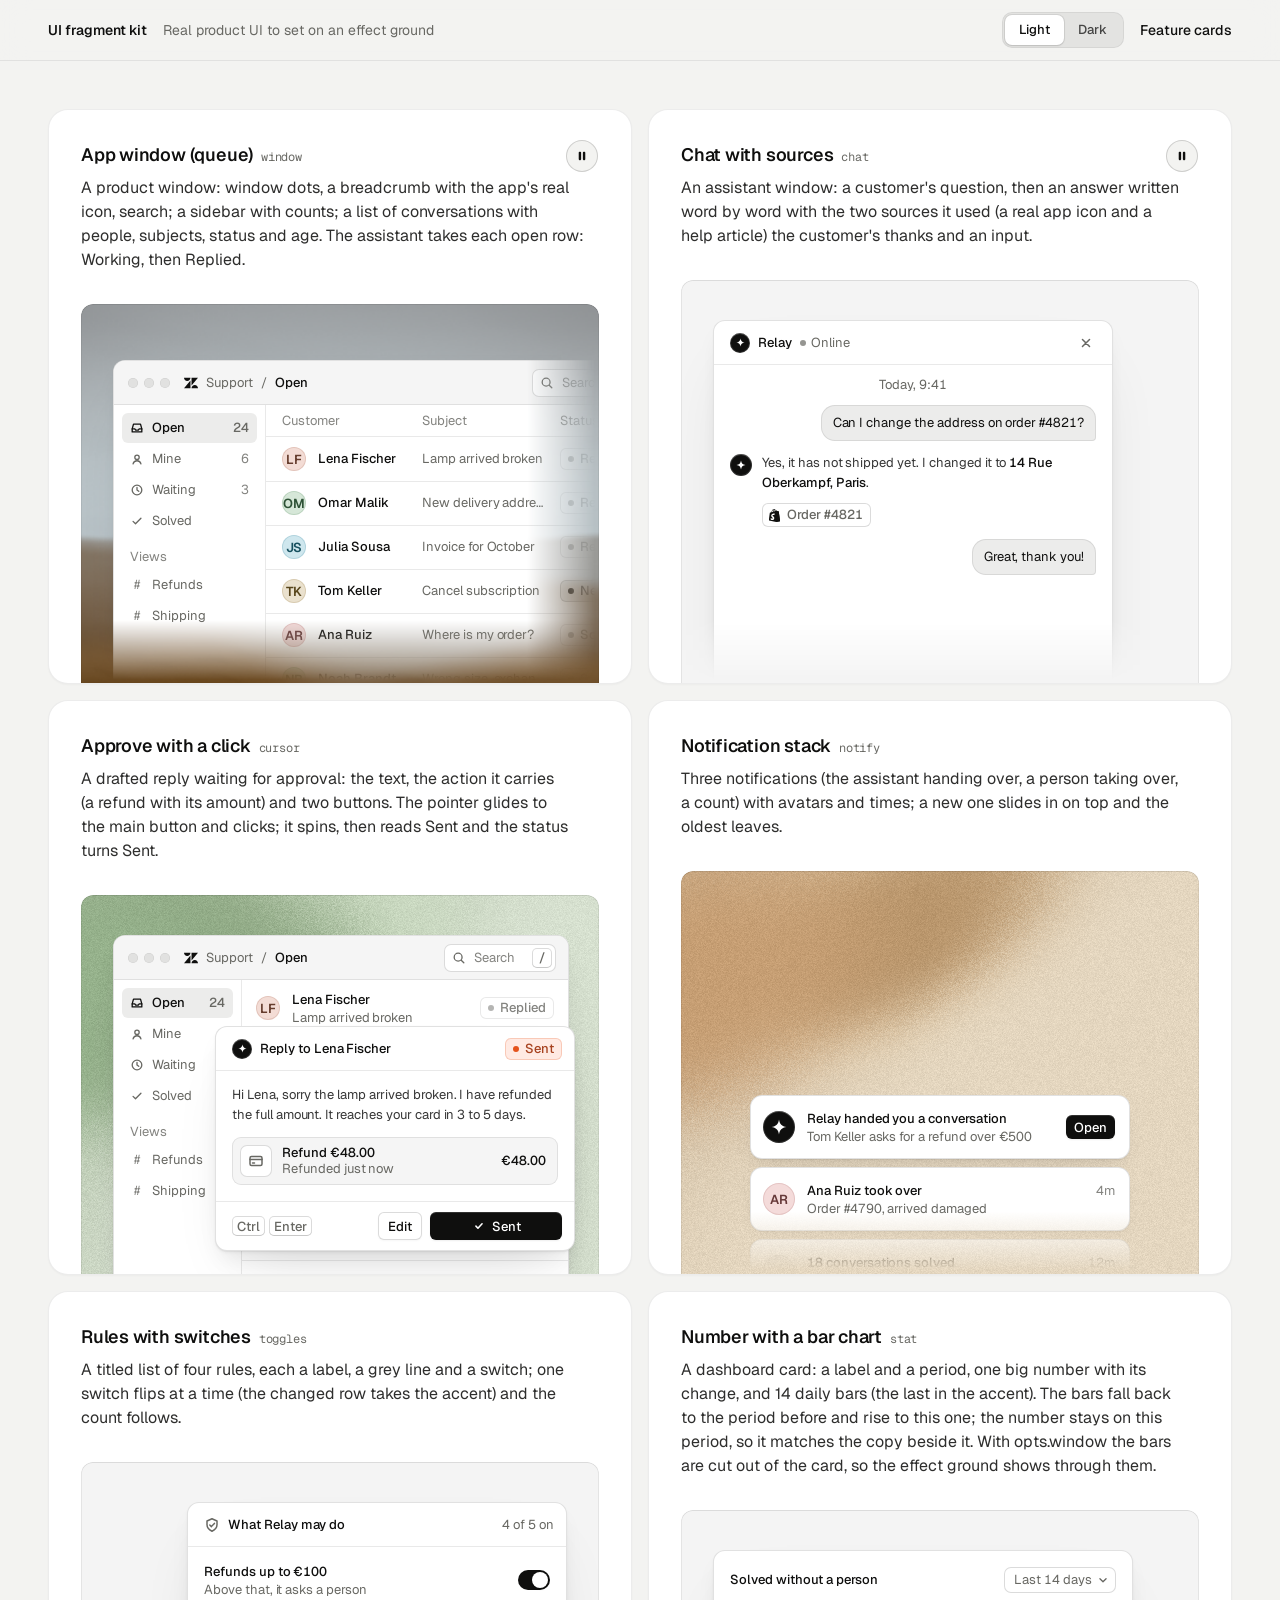
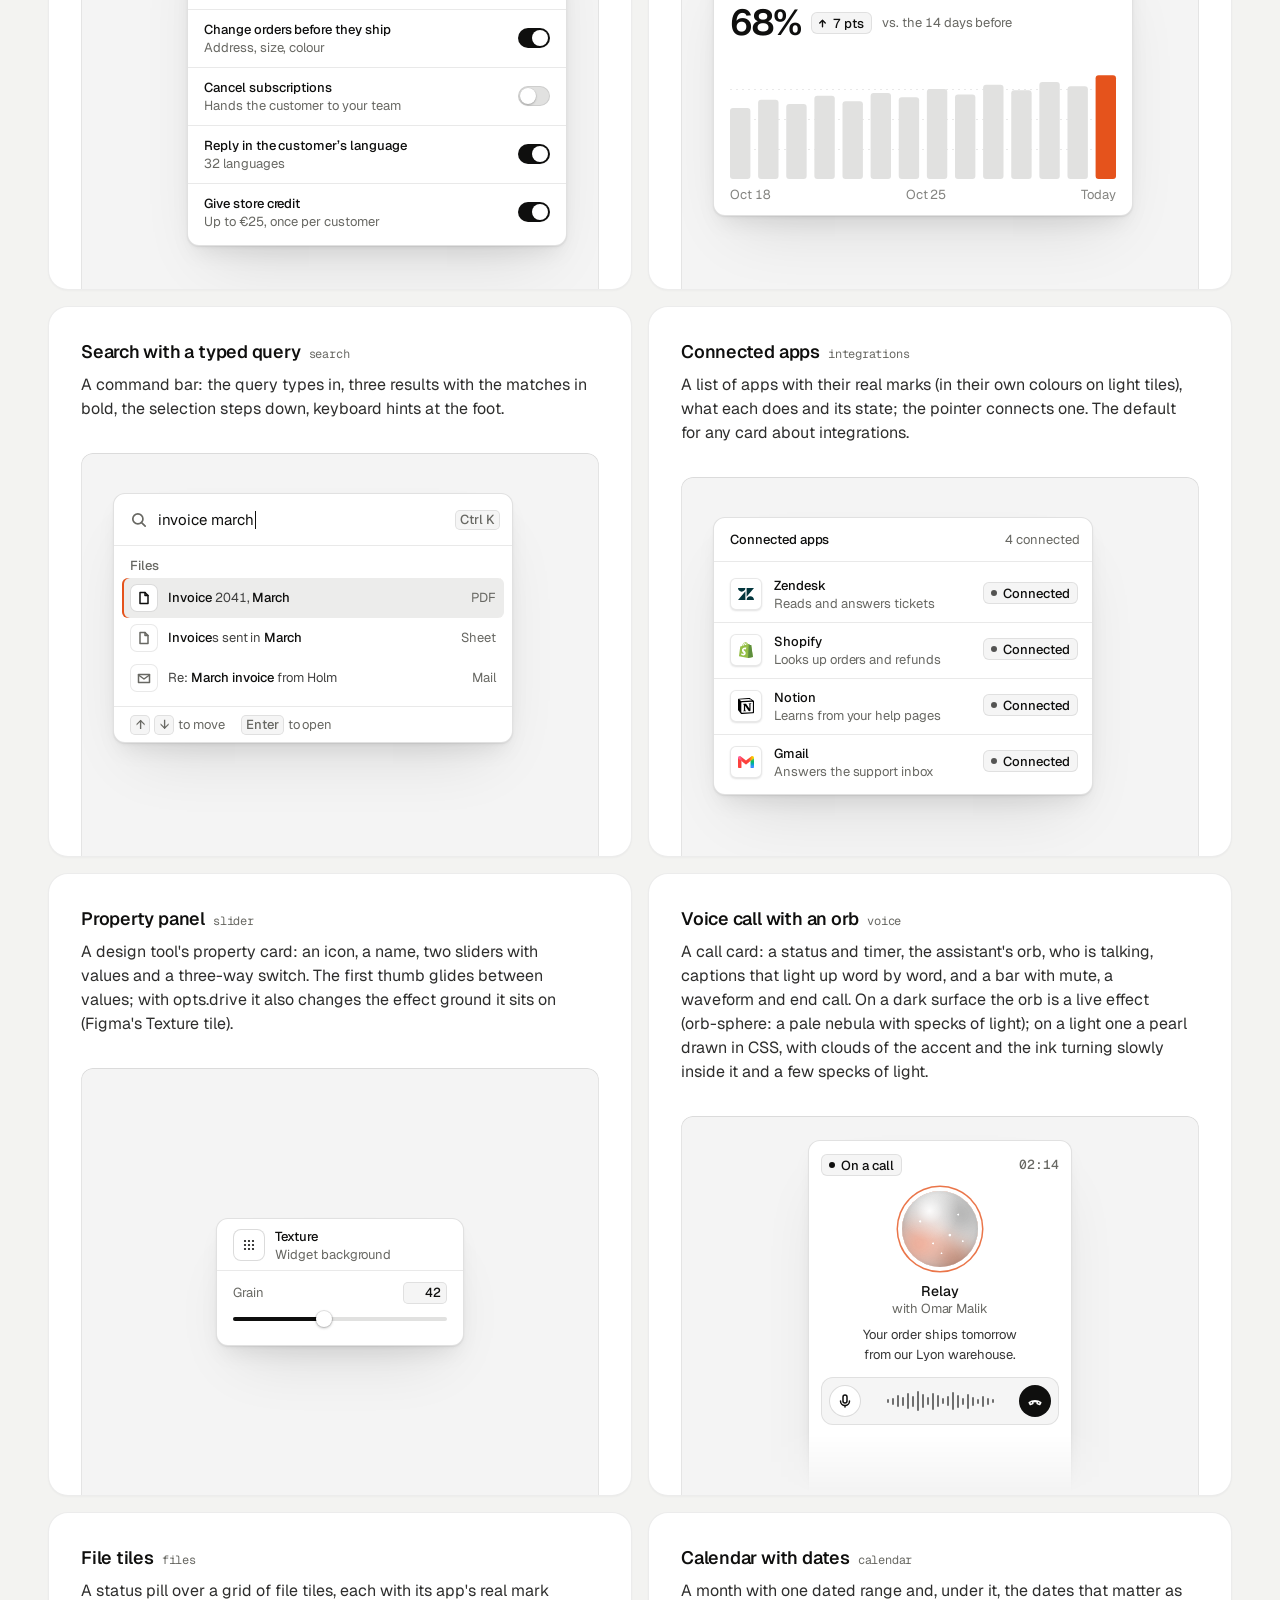
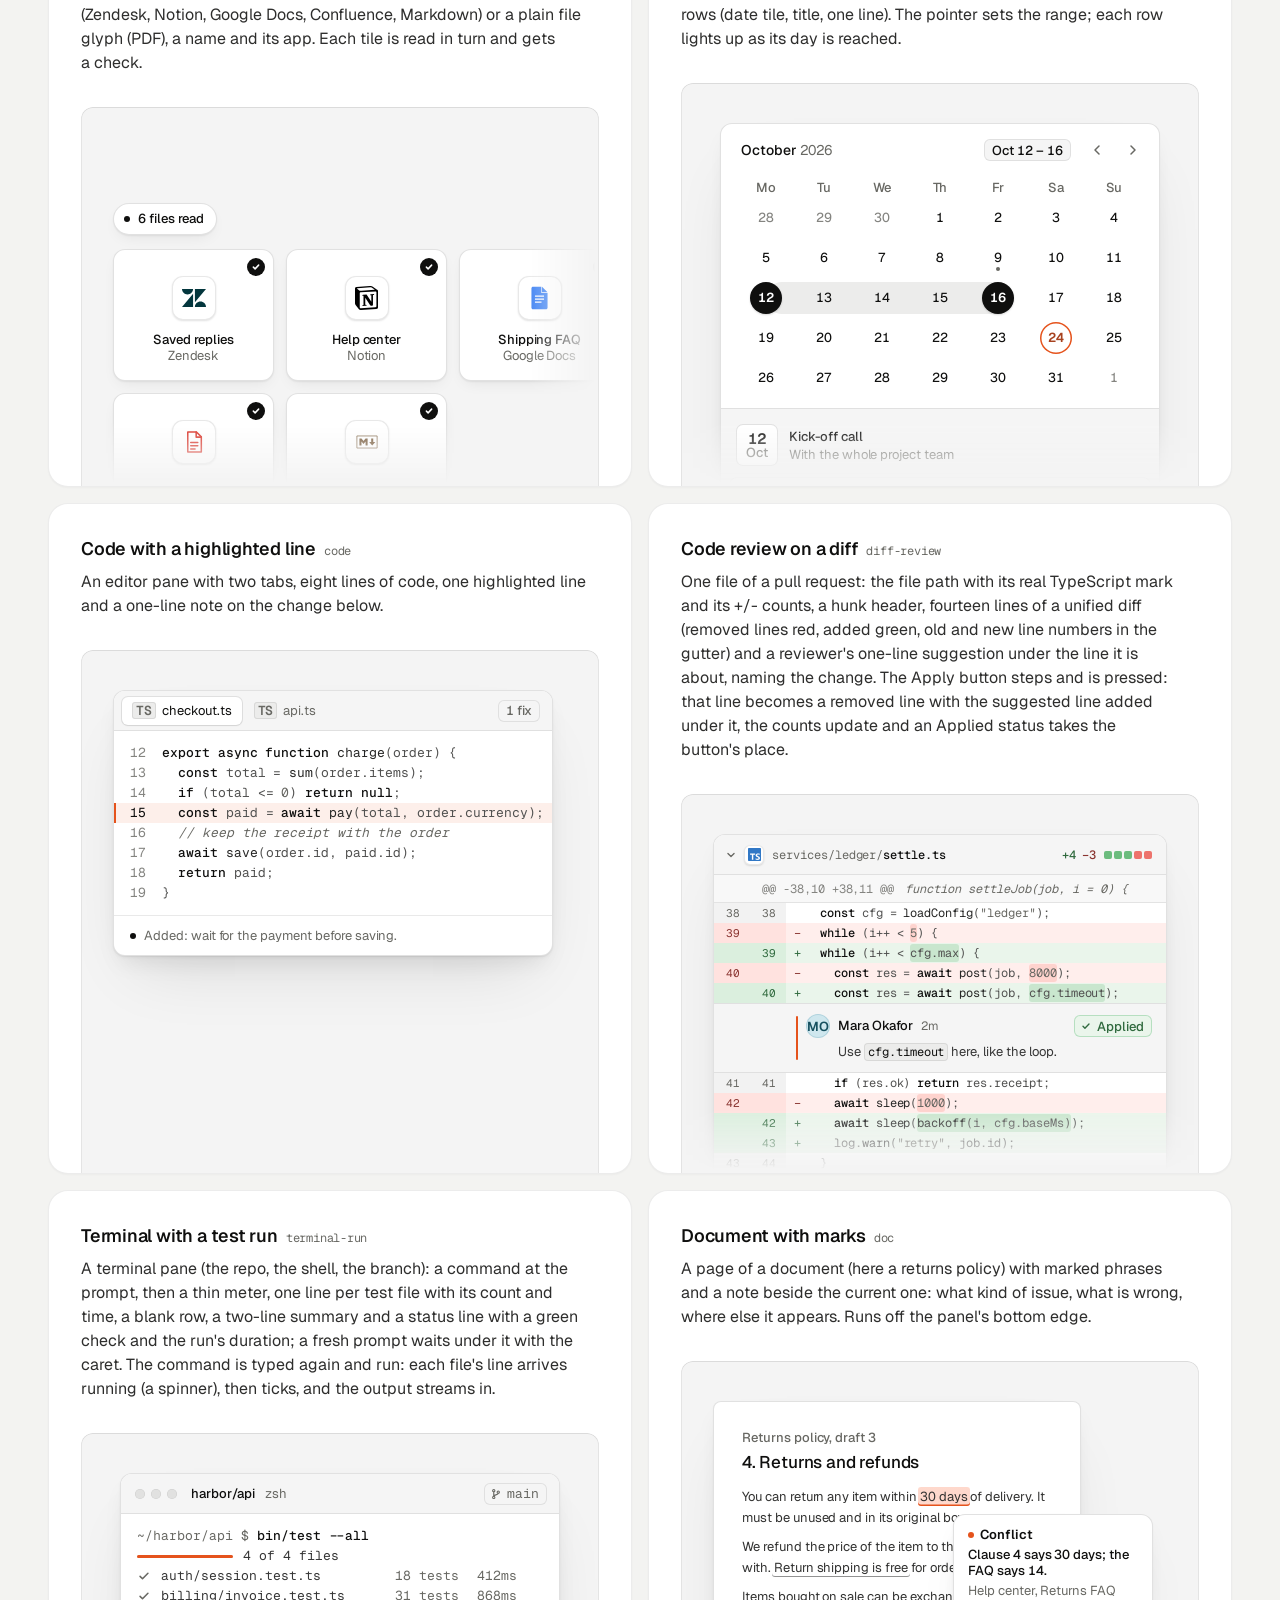
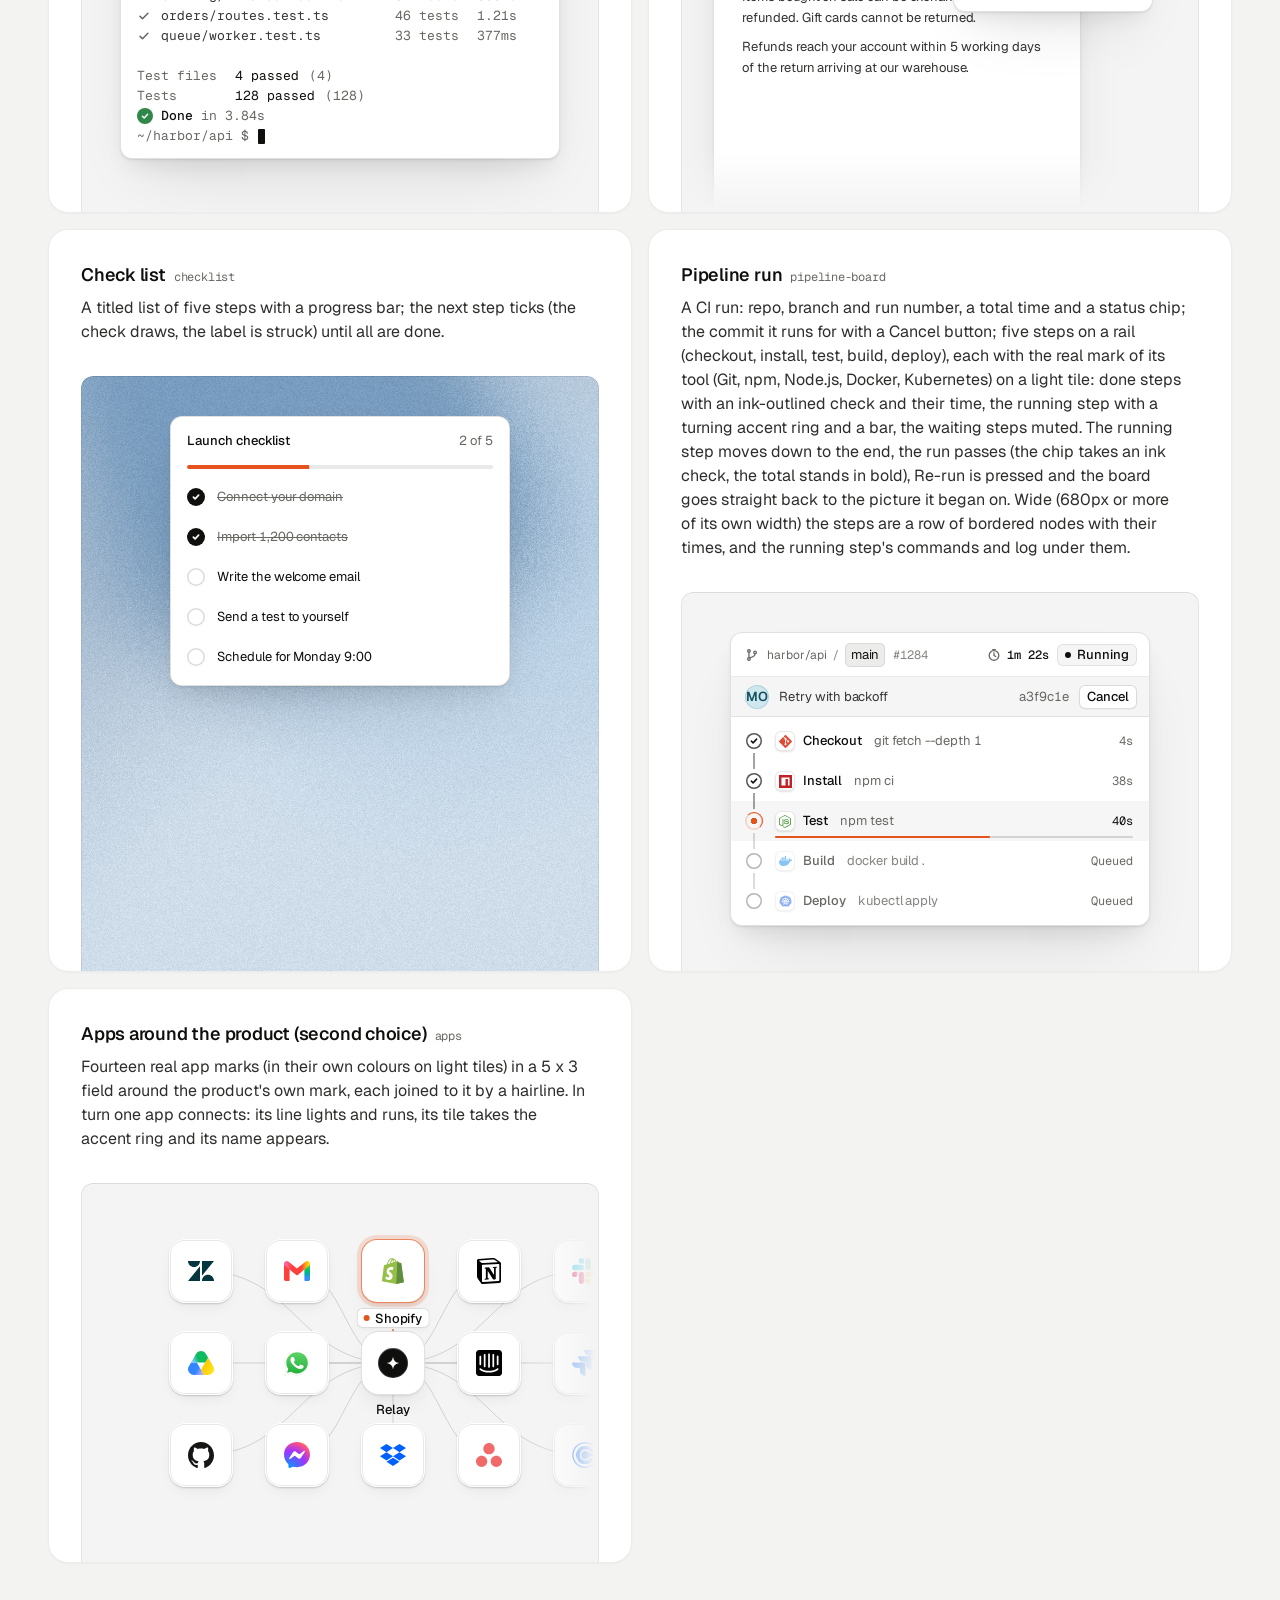
<file: .agents/skills/design-taste-frontend/assets/ui/index.html>
<!doctype html>
<html lang="en" data-theme="light">
<head>
<script>window.__tpGlMax = 16;   /* a gallery shows many live effects at once; a page of a site keeps the default 4 (fx.js) */</script>
<meta charset="utf-8">
<meta name="viewport" content="width=device-width, initial-scale=1">
<title>UI fragment kit</title>
<meta name="description" content="Nineteen pieces of real product UI from the taste-skill kit, each on an effect ground in a feature card.">
<link rel="preconnect" href="https://fonts.googleapis.com">
<link rel="preconnect" href="https://fonts.gstatic.com" crossorigin>
<link href="https://fonts.googleapis.com/css2?family=Geist:wght@300..700&family=Geist+Mono:wght@400;500&display=swap" rel="stylesheet">
<link rel="stylesheet" href="base.css">
<link rel="stylesheet" href="cards.css">
<style>
  :root { --font-text: "Geist", system-ui, sans-serif; --font-display: "Geist", system-ui, sans-serif; --font-mono: "Geist Mono", ui-monospace, monospace; }
  [data-theme="light"] { --bg: #f3f3f1; --card: #ffffff; --ink: #0f0f0e; --muted: #686863; --accent: #e5531c; --accent-ink: #ffffff; --g-bg: #e9e8e4; --g-surface: #f6f5f2; --frag: #ffffff; --warm: #c9a679; }
  [data-theme="dark"] { --bg: #070708; --card: #151517; --ink: #f2f2ef; --muted: #8f9094; --accent: #ff7a3c; --accent-ink: #120c08; --g-bg: #0e0e10; --g-surface: #1b1c1f; --frag: #1c1d20; --warm: #9c9689; }
  * { box-sizing: border-box; }
  html, body { margin: 0; }
  body { font-family: var(--font-text); background: var(--bg); color: var(--ink); -webkit-font-smoothing: antialiased; }
  .panel { --fx-bg: var(--g-bg); --fx-surface: var(--g-surface); --fx-ink: var(--ink); --fx-muted: var(--muted); --fx-accent: var(--hue, var(--warm)); --fx-accent-ink: var(--accent-ink); --calm: var(--g-bg); --p-h: 380px; }
  .top { position: sticky; top: 0; z-index: 20; background: color-mix(in oklab, var(--bg) 86%, transparent); backdrop-filter: blur(14px); -webkit-backdrop-filter: blur(14px); border-bottom: 1px solid color-mix(in oklab, var(--ink) 8%, transparent); }
  .top__in { max-width: 1232px; margin: 0 auto; padding: 0 24px; height: 60px; display: flex; align-items: center; gap: 16px; font-size: 14px; line-height: 20px; }
  .top__in strong { font-weight: 560; }
  .top__in > span { color: var(--muted); }
  .sp { flex: 1; }
  .seg { display: inline-flex; padding: 3px; border-radius: 10px; background: color-mix(in oklab, var(--ink) 6%, var(--bg)); box-shadow: inset 0 0 0 1px color-mix(in oklab, var(--ink) 6%, transparent); }
  .seg button { font: inherit; font-size: 13px; font-weight: 500; border: 0; background: none; color: color-mix(in oklab, var(--ink) 72%, var(--bg)); height: 30px; padding: 0 14px; border-radius: 7px; cursor: pointer; }
  .seg button[aria-pressed="true"] { background: var(--card); color: var(--ink); box-shadow: 0 0 0 1px color-mix(in oklab, var(--ink) 8%, transparent), 0 1px 2px rgb(0 0 0 / .1); }
  .top__in a { color: var(--ink); text-decoration: none; font-weight: 500; }
  main { max-width: 1232px; margin: 0 auto; padding: 48px 24px 96px; }
  .grid { display: grid; grid-template-columns: repeat(2, minmax(0, 1fr)); gap: 16px; }
  .card > h3 code { font: 400 12px/16px var(--font-mono); color: var(--muted); margin-left: 8px; }
  @media (max-width: 860px) { .grid { grid-template-columns: minmax(0, 1fr); } }
  @media (max-width: 600px) { main { padding: 24px 16px 64px; } .top__in { padding: 0 16px; } .top__in > span { display: none; } .panel { --p-h: 340px; } }
</style>
</head>
<body>
<header class="top">
  <div class="top__in">
    <strong>UI fragment kit</strong><span>Real product UI to set on an effect ground</span>
    <span class="sp"></span>
    <div class="seg" role="group" aria-label="Theme"><button type="button" data-mode="light" aria-pressed="true">Light</button><button type="button" data-mode="dark" aria-pressed="false">Dark</button></div>
    <a href="cards.html">Feature cards</a>
  </div>
</header>
<main><div class="grid" id="grid"></div></main>

<script type="module">
  import fx from '../effects/fx.js';
  import ui from './ui.js';
  const index = await fetch('index.json').then(r => r.json());
  // where each one sits, as its meta.json says: anchored at a corner or rising from the bottom and cut by
  // the panel's edge, or whole with 24px or more of ground round it; a fade only where an edge cuts it.
  // Only the compact slider sits in the calm middle (Figma's Texture tile); the cursor dialog is shown
  // where it belongs, over the lower-right edge of a window. [class, fade, style, opts]
  const PLACE = {
    window: ['at-corner', 'stage--fade-br', '--ay:56px'],
    chat: ['at-rise to-edge', 'stage--fade-b'],
    cursor: ['at-over', '', '--bx:24px;--by:24px'],
    notify: ['at-rise fit', 'stage--fade-b', '--ay:calc(100% - 180px);--ay-sm:calc(100% - 180px);--fit-max:380px'],
    toggles: ['at-right', ''],
    stat: ['at-corner', ''],
    search: ['at-corner', ''],
    integrations: ['at-corner', ''],
    slider: ['at-center', '', '', '{"compact":true,"drive":{"param":"grain","min":0.15,"max":0.95}}'],
    voice: ['at-rise to-edge fit', 'stage--fade-b', '--ax:max(24px, 50% - 132px);--ay:24px;--fit-max:264px'],
    files: ['at-corner wide', 'stage--fade-br', '--w:680px;--ay:96px'],
    calendar: ['at-rise fit', 'stage--fade-b', '--fit-max:440px'],
    code: ['at-corner', ''],
    'diff-review': ['at-corner fit', 'stage--fade-b', '--fit-max:480px'],
    'terminal-run': ['at-rise fit', '', '--fit-max:440px'],
    'pipeline-board': ['at-rise fit', '', '--fit-max:420px'],
    doc: ['at-corner to-edge', 'stage--fade-b'],
    checklist: ['at-rise fit', '', '--fit-max:340px'],
    apps: ['at-corner wide', 'stage--fade-br', '--w:560px;--ay:48px'],
  };
  // grounds behind UI are soft lit fields (never a line or dot pattern), on both themes: the bright
  // picture behind dark UI on the dark page, a clear step darker than white UI on the light page
  // the painting stays abstract (a mist over warm sand, level, fully soft) and shows once on the page
  const PAINT = ['painterly-landscape', { blur: 1, brush: 0.35, slope: 0, hillY: 0.3, horizon: 0.62, calm: 0.2, calmX: 0.6, calmY: 0.8, drift: 0, side: 1 }, '{"bg":"#a3b0b6","accent":"#c49a6c"}'];
  const GRAIN = ['grain-gradient', { speed: 0, grainMotion: 0, calm: 0.2, calmX: 0.5, calmY: 0.6, tint: 0.6, contrast: 0.6 }, '{"bg":"#d9ccb7","surface":"#e9e0d2","ink":"#2a2622","muted":"#6f675c","accent":"#a8794a"}'];
  const SKY = [GRAIN[0], GRAIN[1], '{"bg":"#c6d3df","surface":"#d6e0e9","ink":"#25303a","muted":"#5d6873","accent":"#3f6a92"}'];
  const SAGE = [GRAIN[0], GRAIN[1], '{"bg":"#cdd6c6","surface":"#dce3d6","ink":"#262d24","muted":"#5f6a5a","accent":"#6c8e63"}'];
  const GROUND = (m, i) => (m.name === 'slider' ? GRAIN : i === 0 ? PAINT : [GRAIN, SKY, SAGE][i % 3]);
  const q = new URLSearchParams(location.search);
  const grid = document.getElementById('grid');
  grid.innerHTML = index.fragments.map((m, i) => {
    const [at, fade, extra = '', opts = ''] = PLACE[m.name] || ['at-corner', 'stage--fade-br'];
    const [id, params, pal] = GROUND(m, i);
    const w = at === 'at-center' ? '' : ` style="--ax:32px;--ay:40px;${extra}"`;
    const o = opts ? ` data-ui-opts='${opts}'` : '';
    // the cursor is a dialog over a window's edge: the window under it holds still
    const under = m.name === 'cursor' ? `<div class="at-corner" style="--ax:32px;--ay:40px" data-ui-load="window" data-ui-opts='{"compact":true}' data-ui-still></div>` : '';
    return `<article class="card card--row"><h3>${m.title}<code>${m.name}</code></h3><p>${m.shows}</p>
      <div class="panel" data-fx="${id}" data-fx-seed="${(i + 1) * 17}" data-fx-params='${JSON.stringify(params)}' data-fx-palette='${pal}' style="--calm-k:0%">
        <div class="stage ${fade}">${under}<div class="${at}"${w}${o} data-ui-load="${m.name}"></div></div></div></article>`;
  }).join('');
  function setMode(mode) {
    document.documentElement.dataset.theme = mode;
    document.querySelectorAll('.seg button').forEach(b => b.setAttribute('aria-pressed', String(b.dataset.mode === mode)));
  }
  setMode(q.get('mode') === 'dark' ? 'dark' : 'light');
  if (q.has('t')) fx.setClock(+q.get('t'));
  // each ground is drawn once near the screen and kept as a picture (its WebGL context freed), so nineteen
  // panels need one or two contexts, not nineteen
  await Promise.all([ui.loadAll(grid), ui.grounds(grid, fx)]);
  document.documentElement.dataset.ready = '1';
  document.querySelectorAll('.seg button').forEach(b => b.addEventListener('click', async () => {
    setMode(b.dataset.mode);
    for (const el of grid.querySelectorAll('[data-ui]')) el.__ui?.repaint?.();
    await ui.grounds(grid, fx);
  }));
</script>
</body>
</html>
</file>
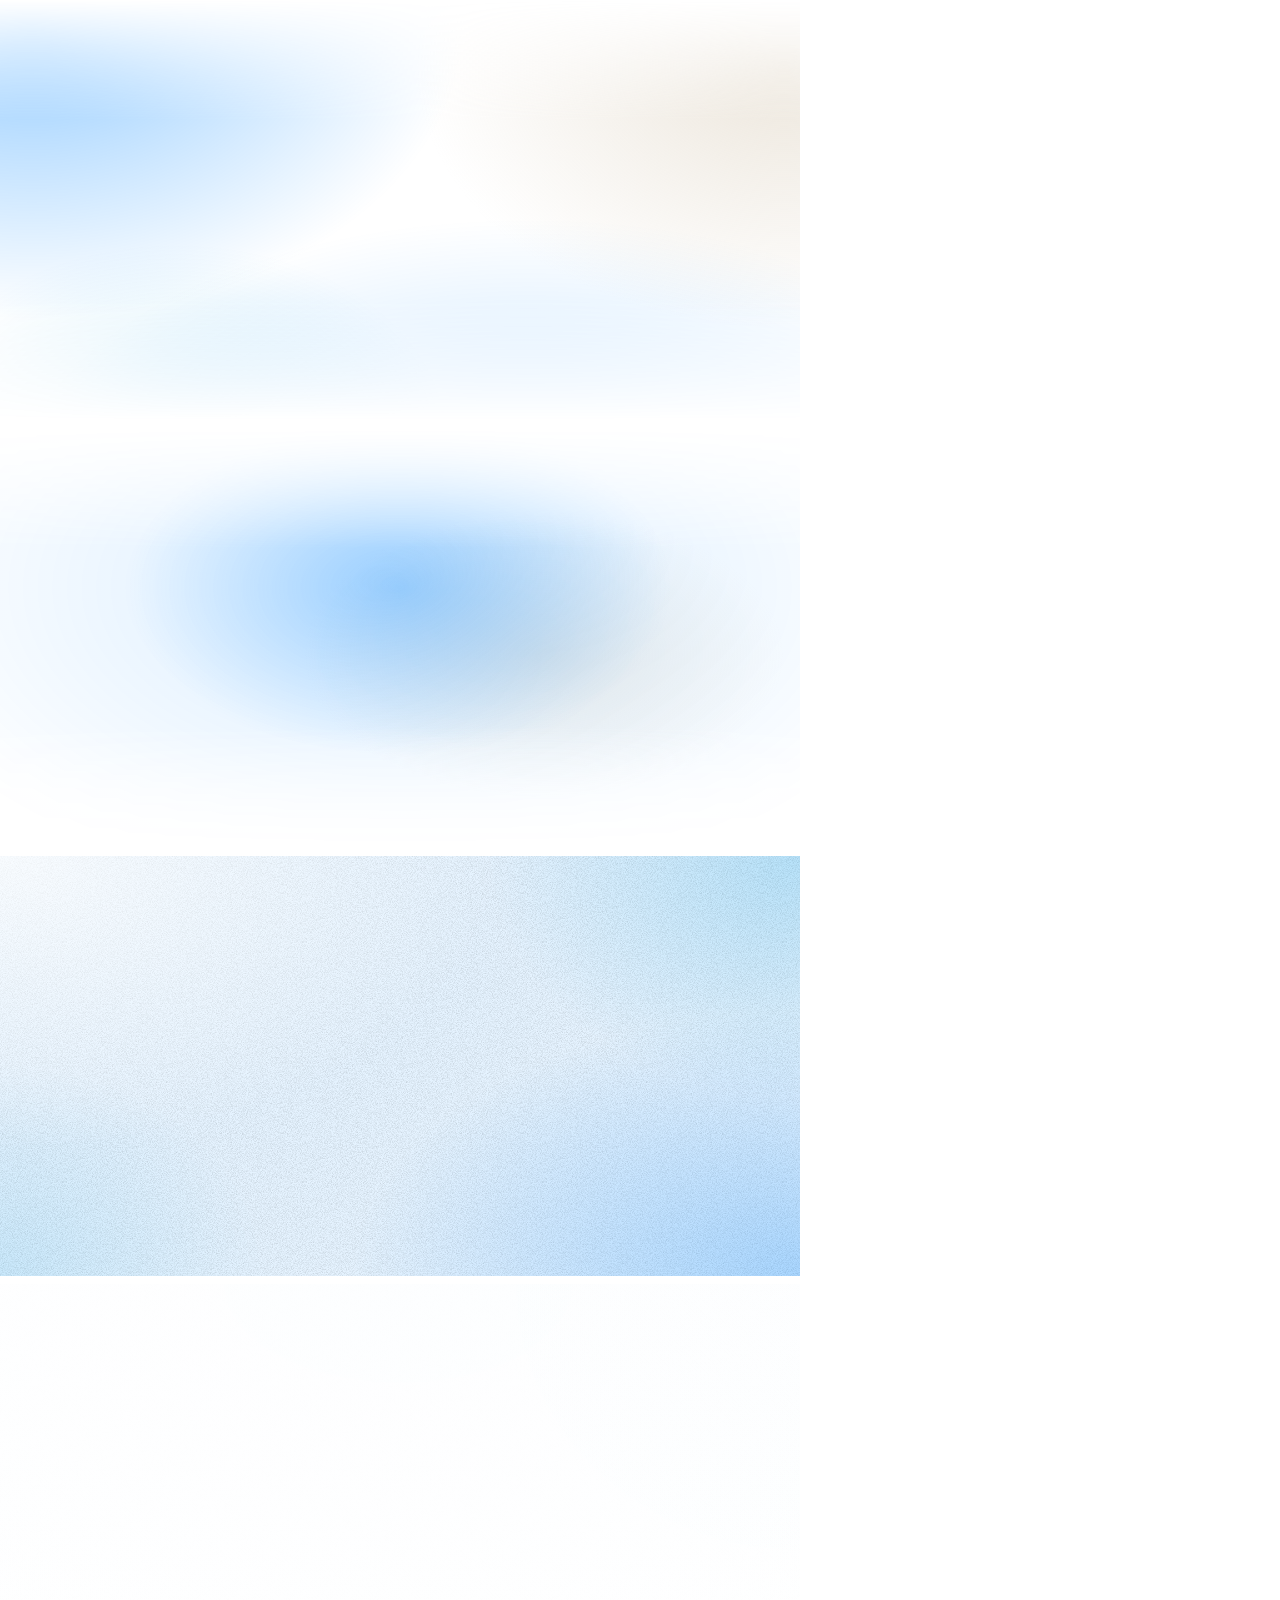
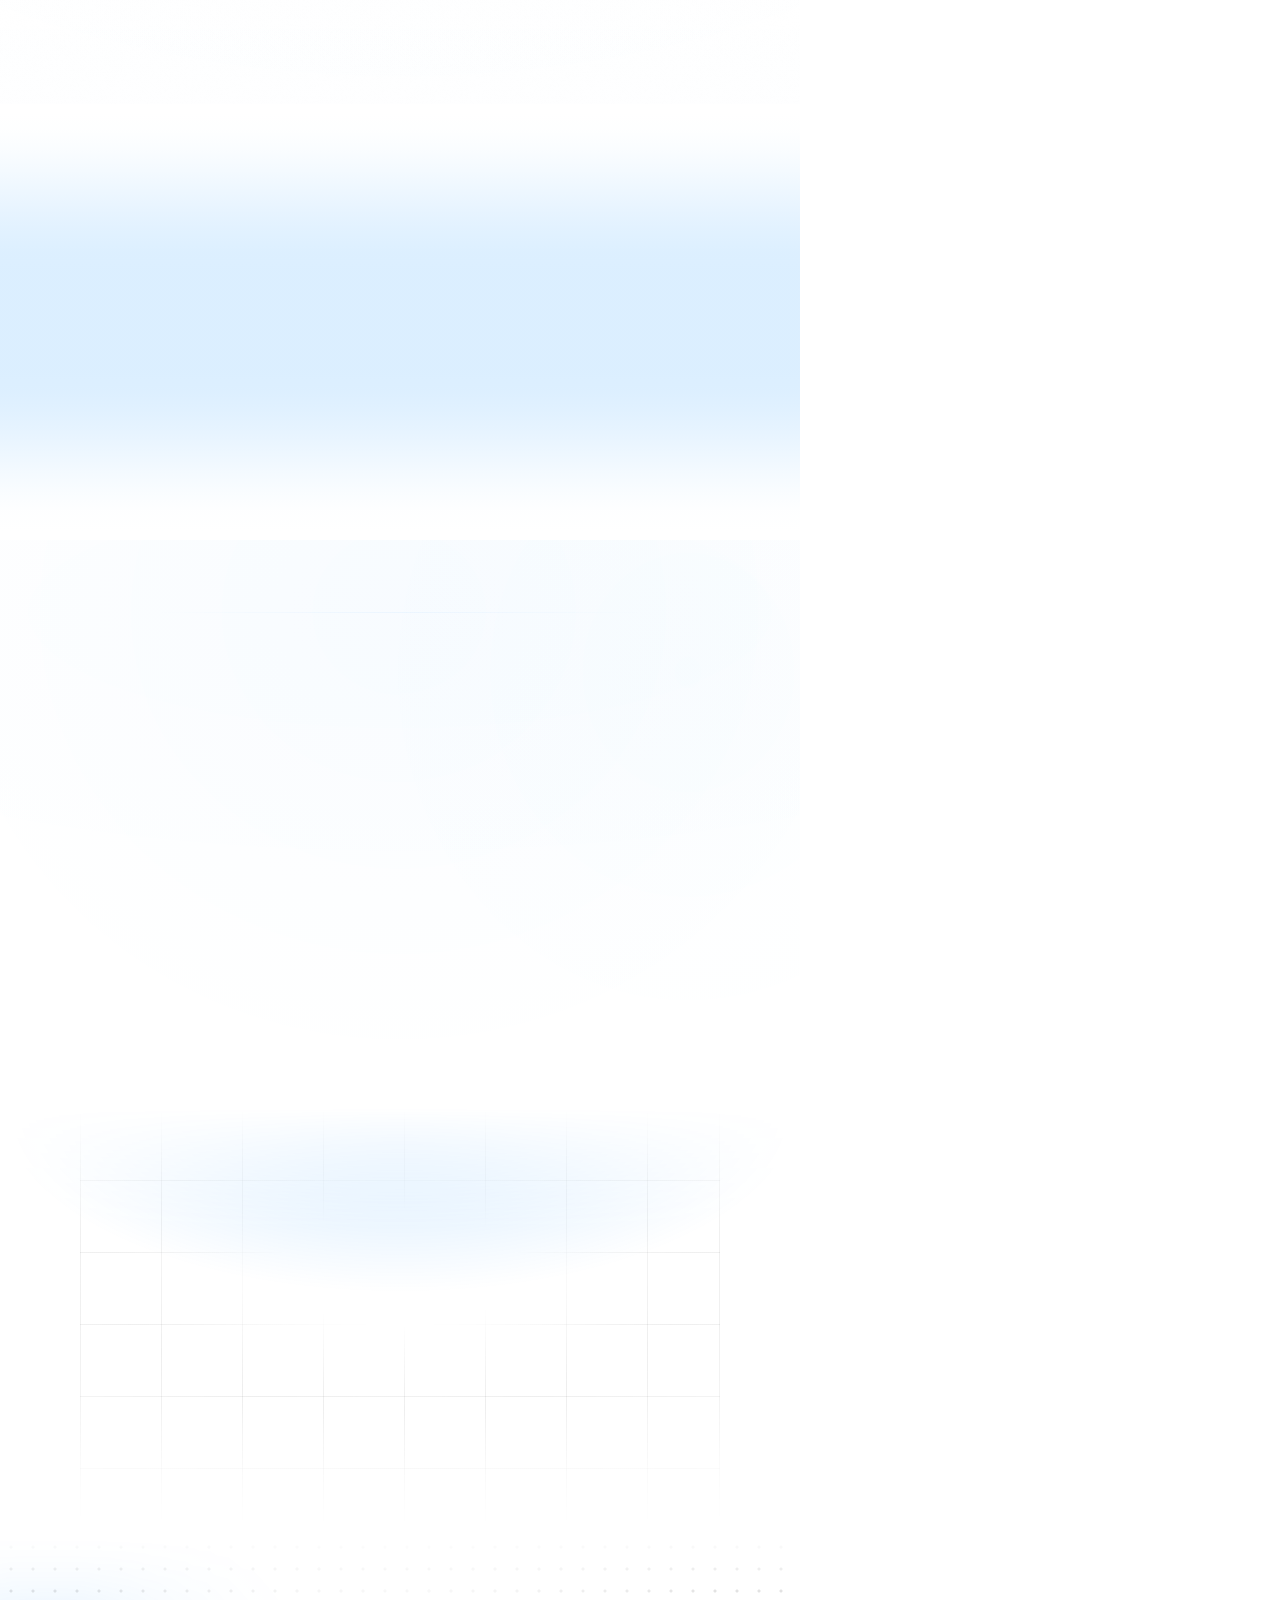
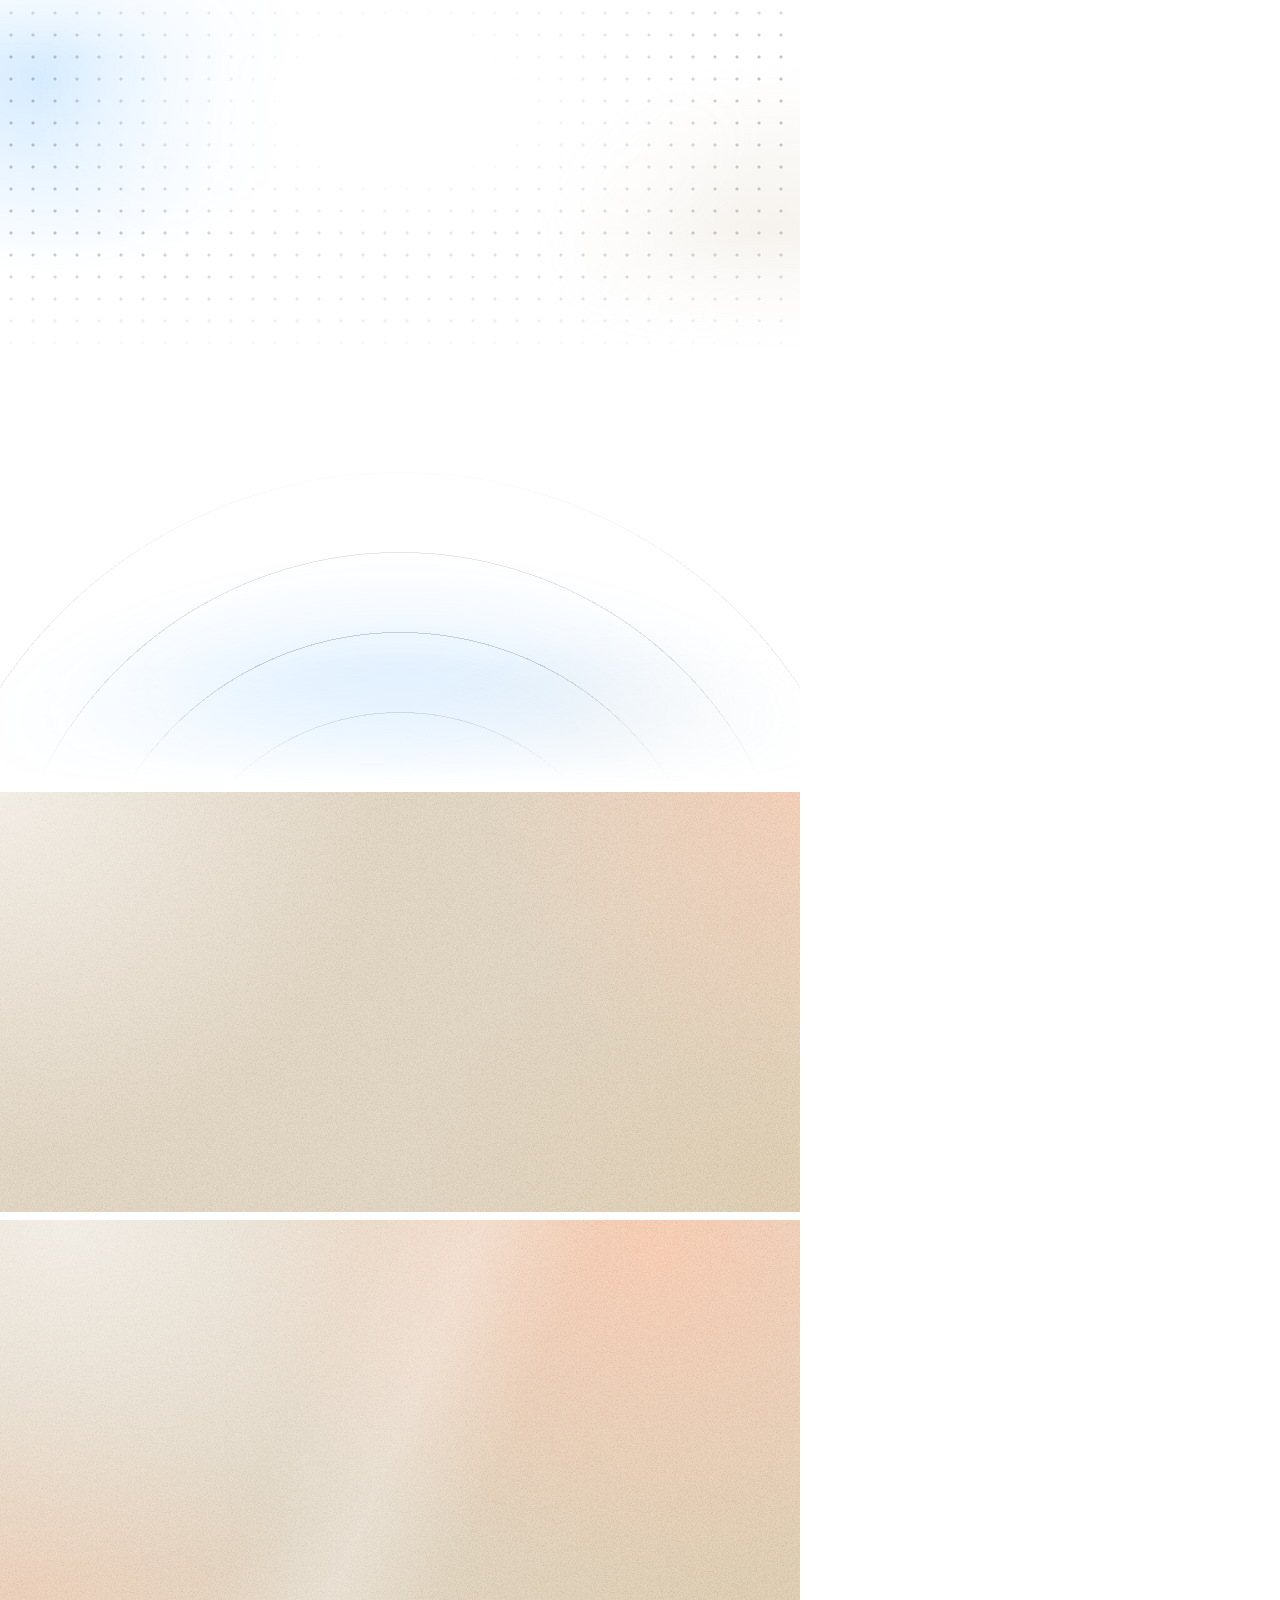
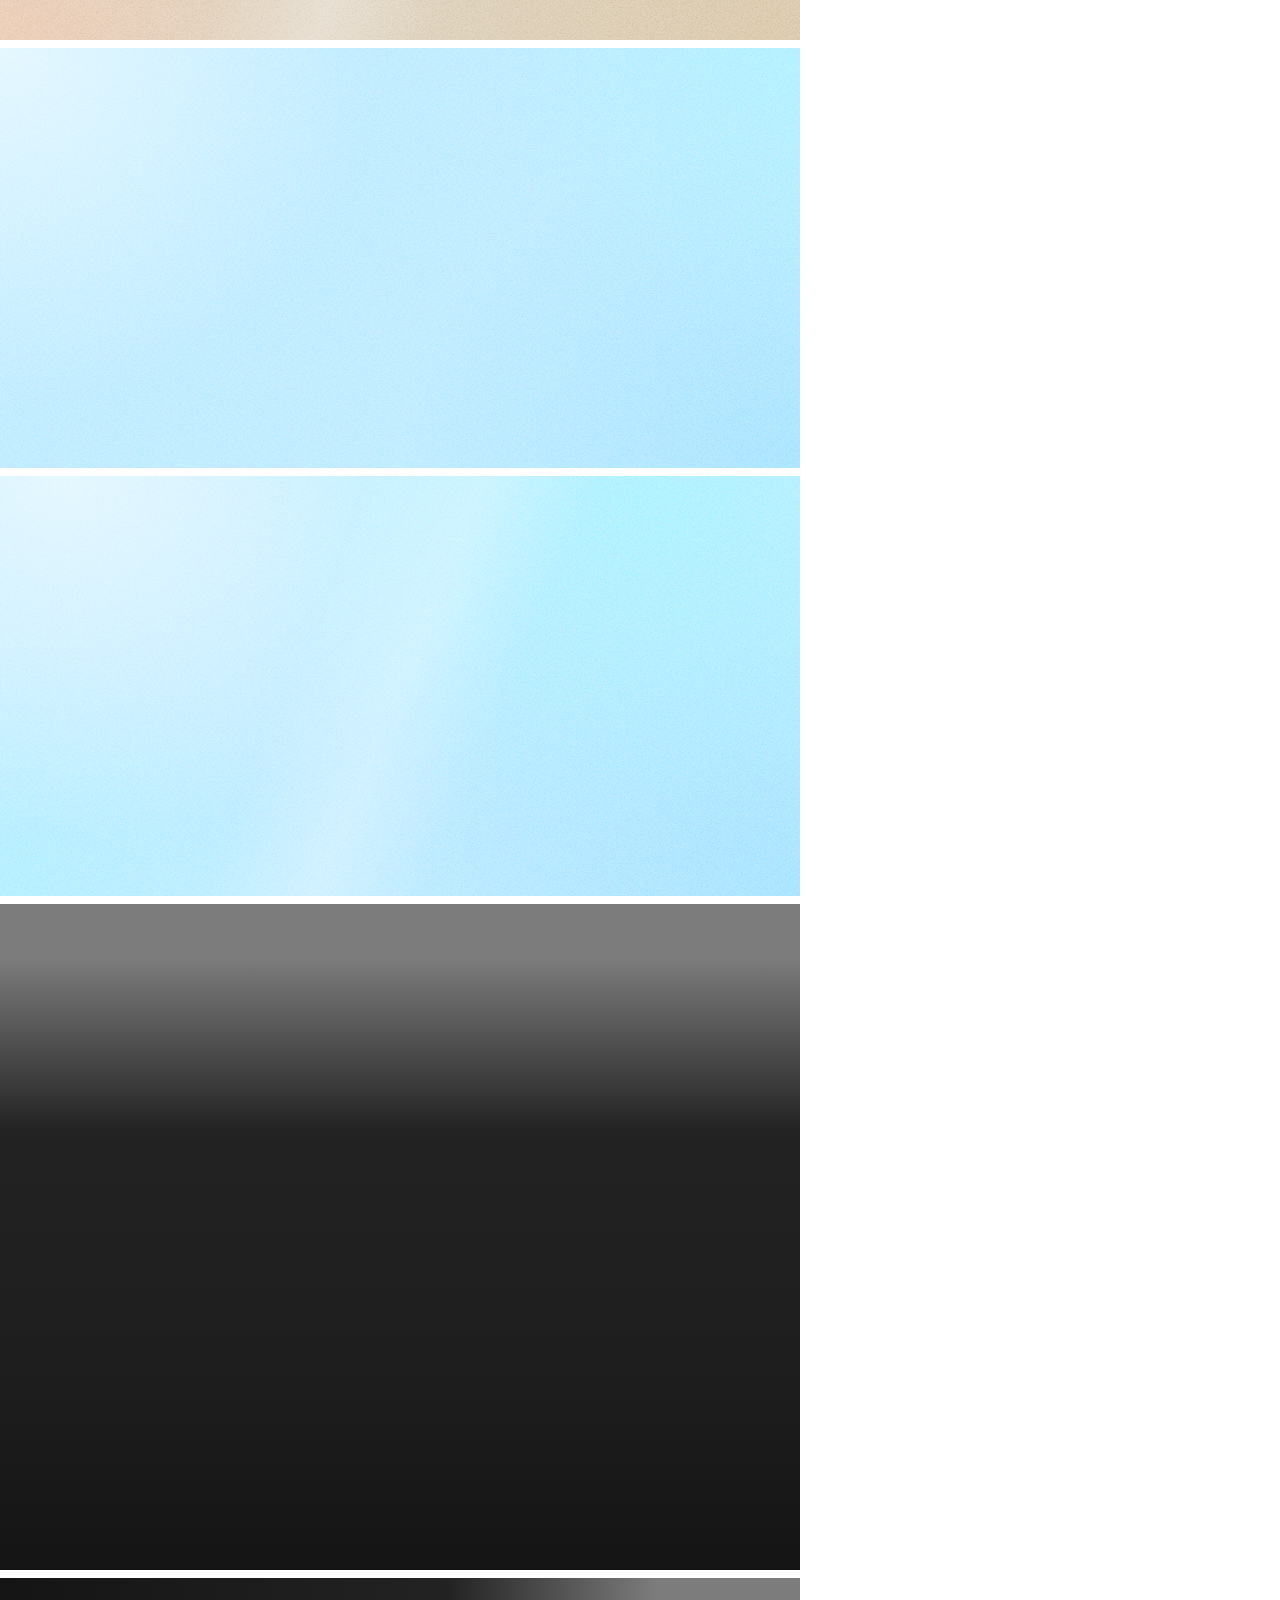
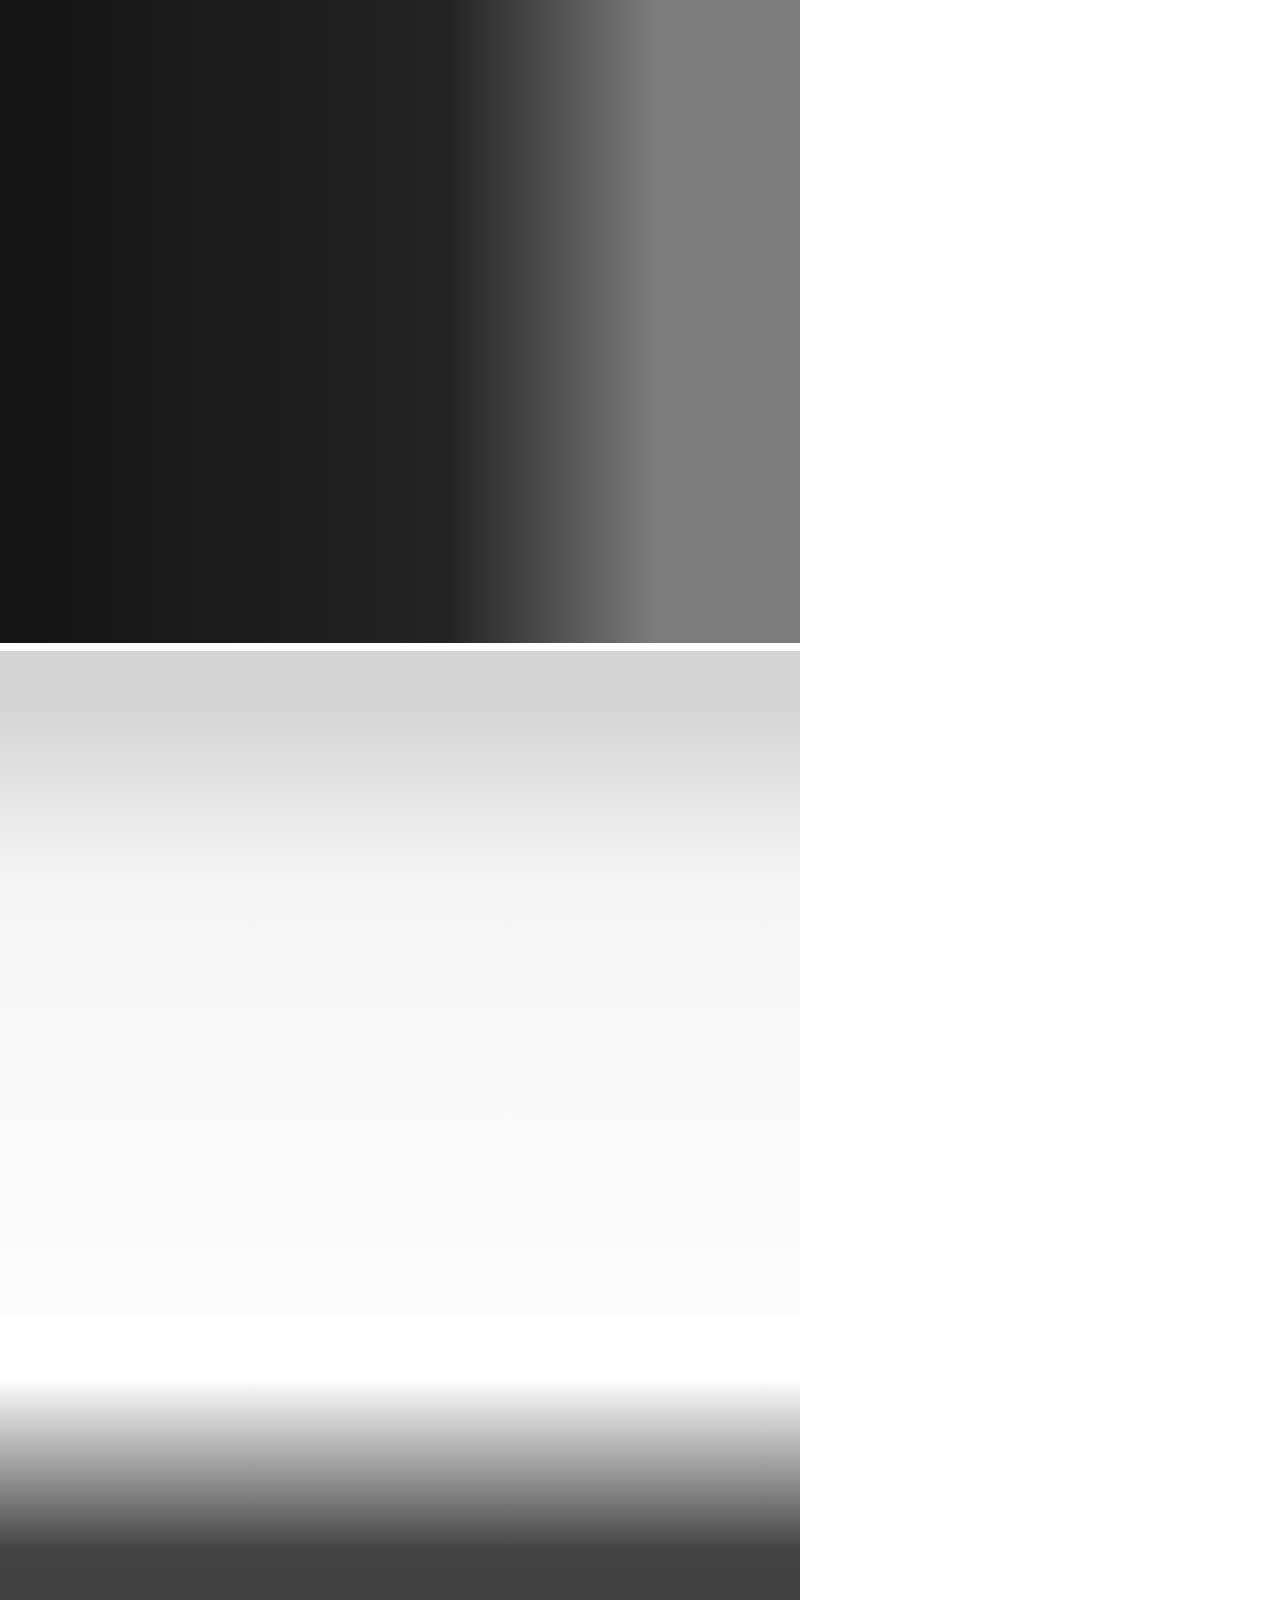
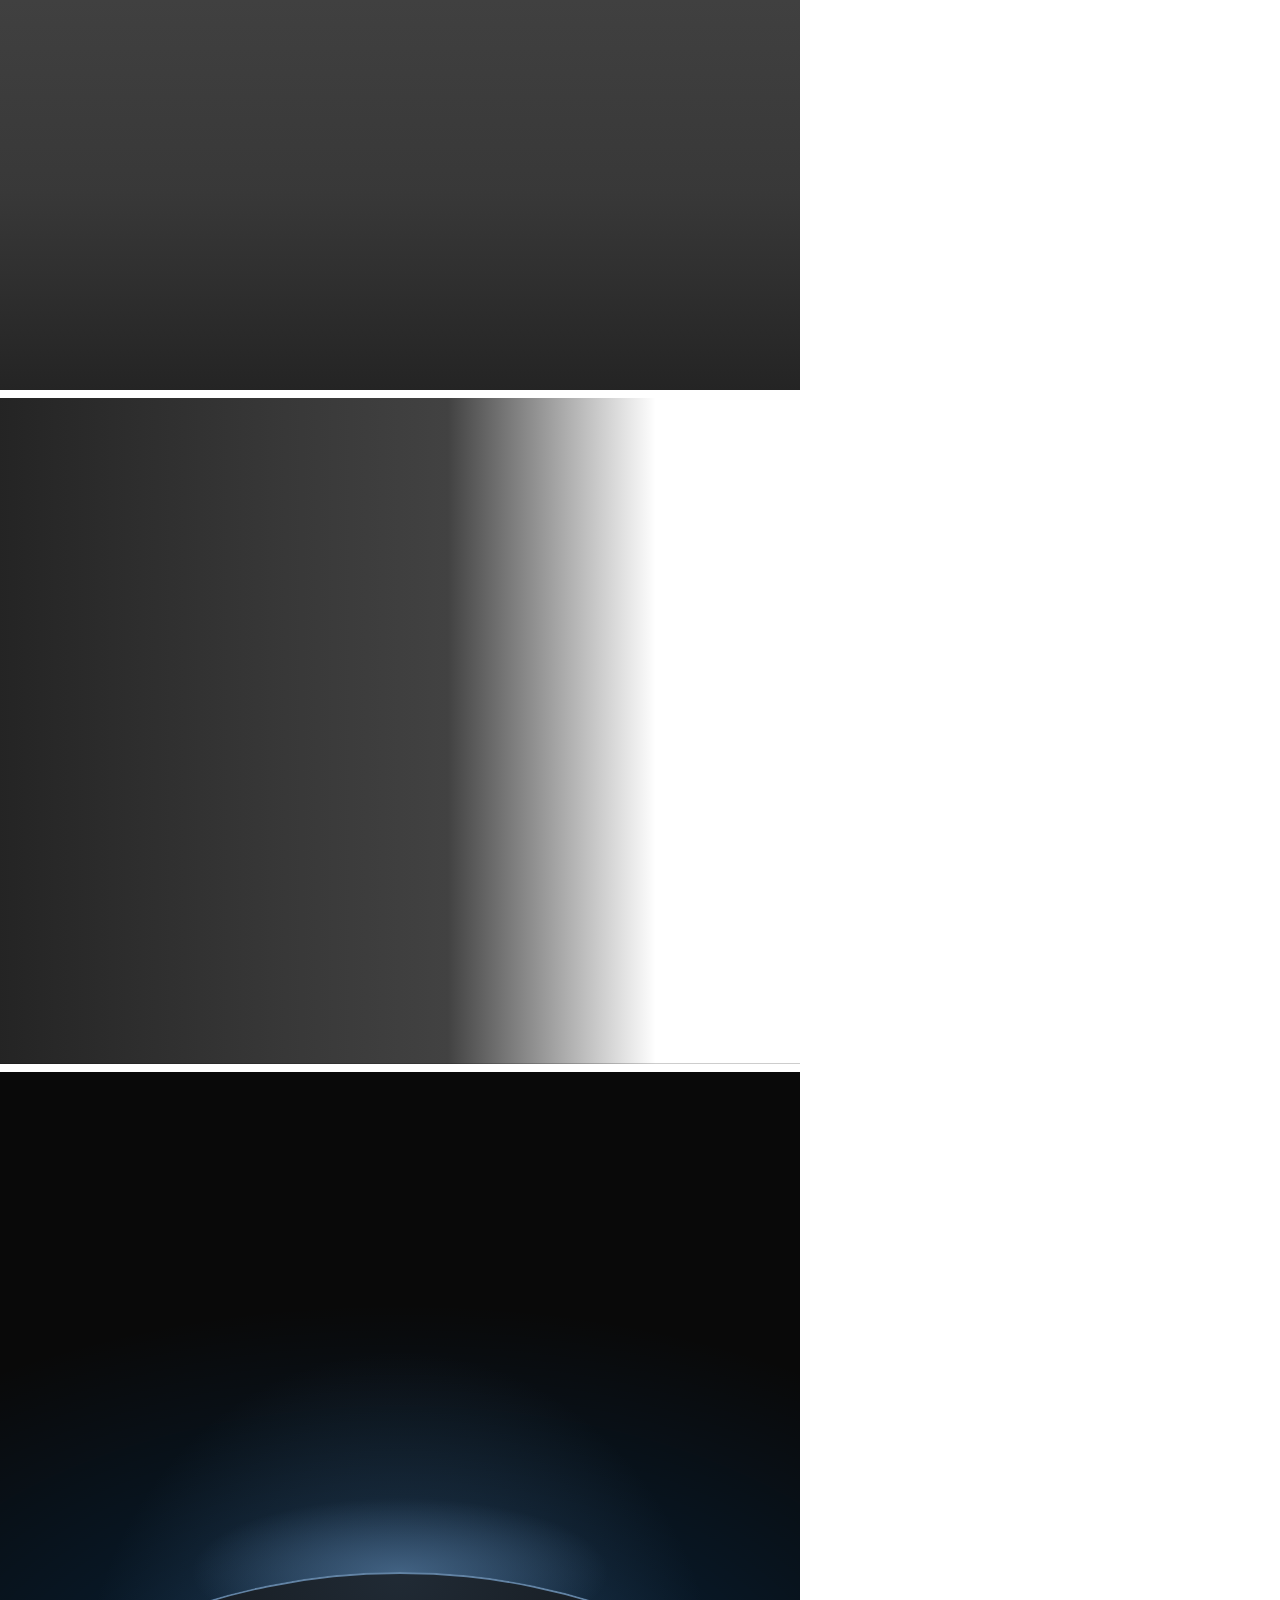
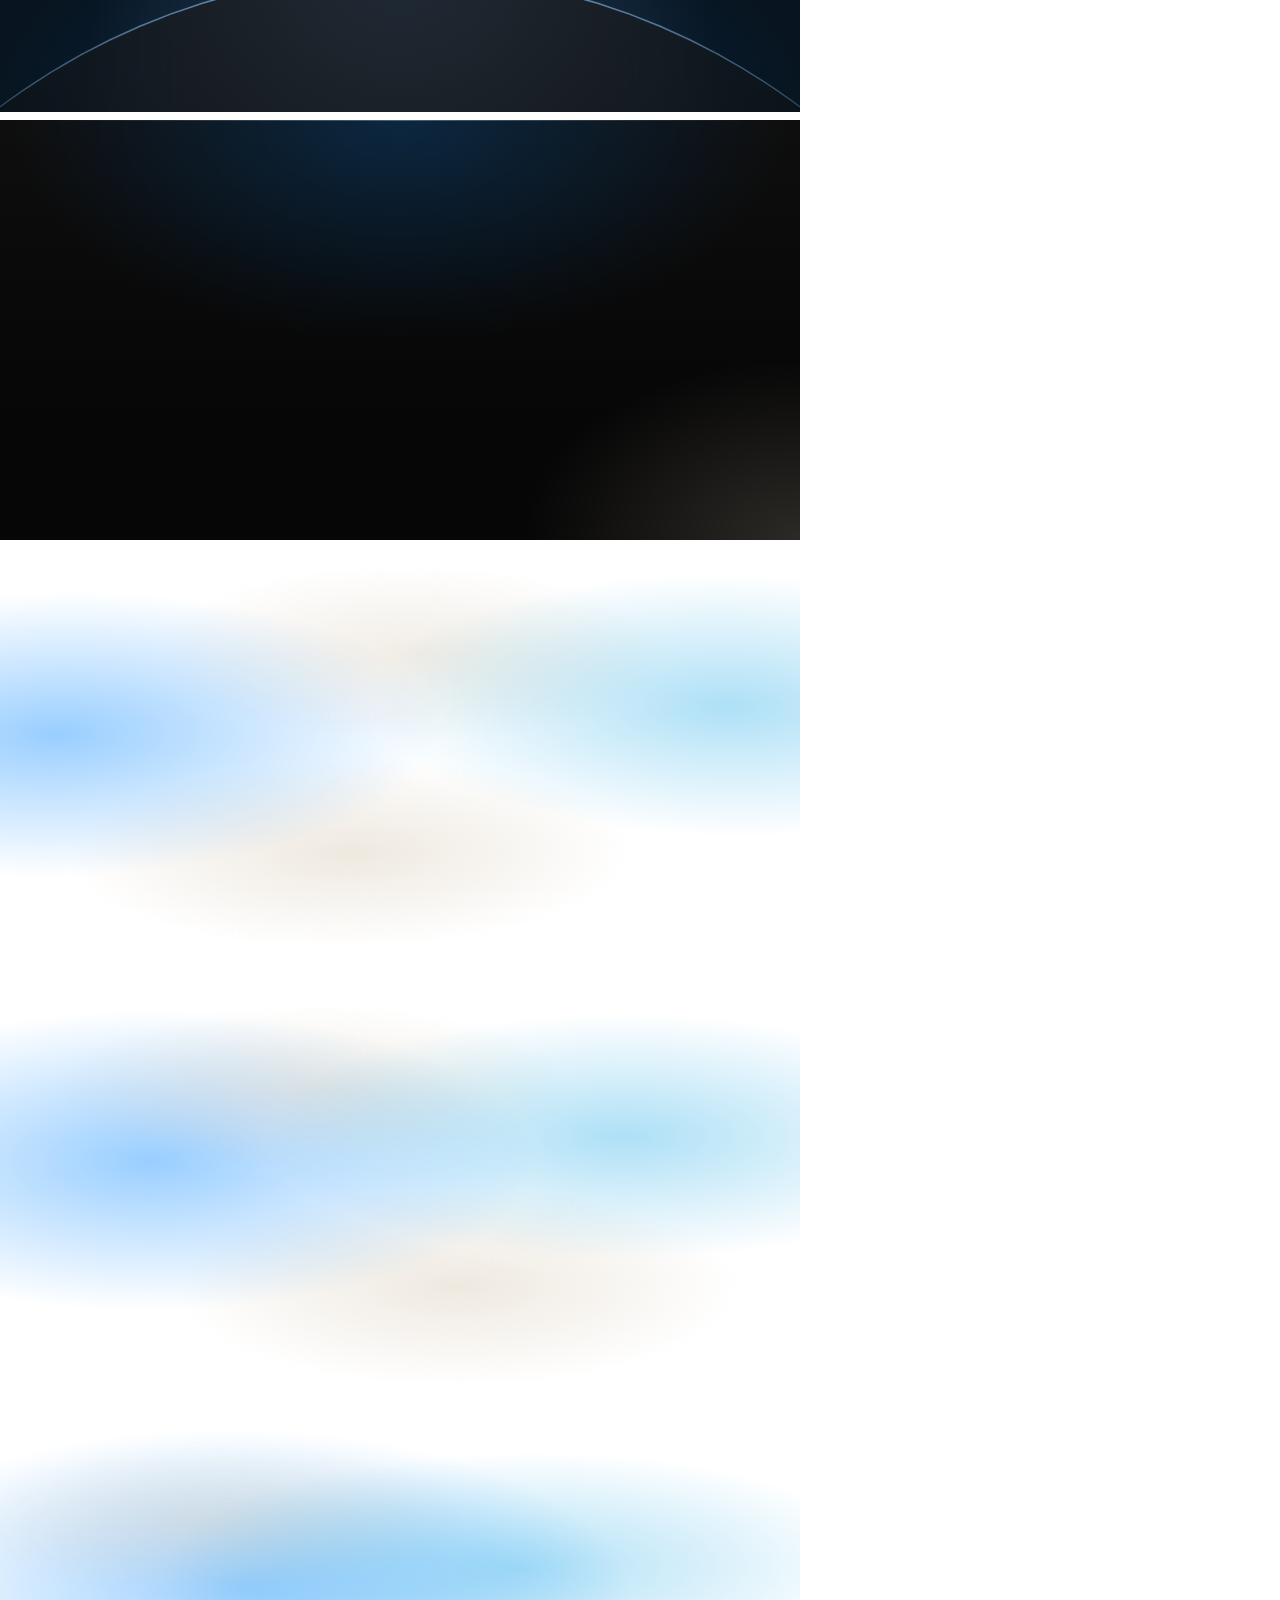
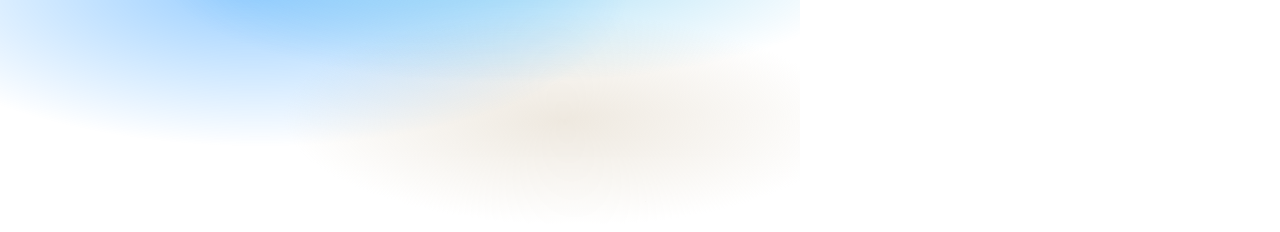
<file: .agents/skills/design-taste-frontend/assets/backgrounds/check.html>
<!doctype html>
<html lang="en" data-ground="sand">
<head>
<meta charset="utf-8">
<title>Backgrounds contrast check</title>
<!-- Every ground in a 800px box, for check.mjs: it sets a palette, screenshots the boxes and measures
     the ink and muted contrast on every pixel of each ground's text zone (index.json). The photograph
     grounds sit on a flat grey picture: #7c7c7c for the dark scrim, #d4d4d4 for the light one; and the worst case of the dark scrim: a white
     picture (white words on it). The light scrim is for pale photographs only. -->
<link rel="stylesheet" href="../system.css">
<link rel="stylesheet" href="backgrounds.css">
<style>body { margin: 0; width: 800px; } .box { width: 800px; margin: 0 0 8px; padding: 24px; font-size: 20px; } .pi, .pm { visibility: hidden; } .pi { color: var(--ink); } .pm { color: var(--muted); }  /* the liquid blobs held at the start, the middle and the end of their drift (the keyframes in backgrounds.css), so the text zone is measured where they stand under it */
  .at-start::before { animation: none; transform: translate3d(-7%, 0, 0) skewX(-7deg) scaleY(.94); } .at-start::after { animation: none; transform: translate3d(8%, 0, 0) skewX(6deg) scaleY(1.04); }
  .at-mid::before { animation: none; transform: translate3d(.5%, 0, 0) skewX(-.5deg) scaleY(.995); } .at-mid::after { animation: none; transform: translate3d(-.5%, 0, 0) scaleY(.98); }
  .at-end::before { animation: none; transform: translate3d(8%, 0, 0) skewX(6deg) scaleY(1.05); } .at-end::after { animation: none; transform: translate3d(-9%, 0, 0) skewX(-6deg) scaleY(.92); }
</style>
<script src="backgrounds.js" defer></script>
</head>
<body>
<div class="bg-mist box" data-g="mist" style="height:420px"><span class="pi">Ink</span> <span class="pm">Muted</span></div>
<div class="bg-halo box" data-g="halo" style="height:420px"><span class="pi">Ink</span> <span class="pm">Muted</span></div>
<div class="bg-grain box" data-g="grain" style="height:420px"><span class="pi">Ink</span> <span class="pm">Muted</span></div>
<div class="bg-paper box" data-g="paper" style="height:420px"><span class="pi">Ink</span> <span class="pm">Muted</span></div>
<div class="bg-dusk box" data-g="dusk" style="height:420px"><span class="pi">Ink</span> <span class="pm">Muted</span></div>
<div class="bg-topglow box" data-g="topglow" style="height:560px"><span class="pi">Ink</span> <span class="pm">Muted</span></div>
<div class="bg-ruled box" data-g="ruled" style="height:420px"><span class="pi">Ink</span> <span class="pm">Muted</span></div>
<div class="bg-dots box" data-g="dots" style="height:420px"><span class="pi">Ink</span> <span class="pm">Muted</span></div>
<div class="bg-arcs box" data-g="arcs" style="height:420px"><span class="pi">Ink</span> <span class="pm">Muted</span></div>
<div class="bg-band box" data-g="band" style="height:420px"><span class="pi">Ink</span> <span class="pm">Muted</span></div>
<div class="bg-field box" data-g="field" style="height:420px"><span class="pi">Ink</span> <span class="pm">Muted</span></div>
<div class="bg-band bg-tint box" data-g="band-tint" style="height:420px"><span class="pi">Ink</span> <span class="pm">Muted</span></div>
<div class="bg-field bg-tint box" data-g="field-tint" style="height:420px"><span class="pi">Ink</span> <span class="pm">Muted</span></div>
<div class="bg-photo box" data-g="photo" style="height:520px;--g-photo:linear-gradient(#7c7c7c,#7c7c7c)"><span class="pi">Ink</span> <span class="pm">Muted</span></div>
<div class="bg-photo bg-photo--left box" data-g="photo-left" style="height:520px;--g-photo:linear-gradient(#7c7c7c,#7c7c7c)"><span class="pi">Ink</span> <span class="pm">Muted</span></div>
<div class="bg-photo bg-photo--light box" data-g="photo-light" style="height:520px;--g-photo:linear-gradient(#d4d4d4,#d4d4d4)"><span class="pi">Ink</span> <span class="pm">Muted</span></div>
<div class="bg-photo box" data-g="photo-white" style="height:520px;--g-photo:linear-gradient(#fff,#fff)"><span class="pi">Ink</span> <span class="pm">Muted</span></div>
<div class="bg-photo bg-photo--left box" data-g="photo-left-white" style="height:520px;--g-photo:linear-gradient(#fff,#fff)"><span class="pi">Ink</span> <span class="pm">Muted</span></div>
<div class="bg-horizon box" data-g="horizon" style="height:640px"><span class="pi">Ink</span> <span class="pm">Muted</span></div>
<div class="bg-deep box" data-g="deep" style="height:420px"><span class="pi">Ink</span> <span class="pm">Muted</span></div>
<div class="bg-liquid box at-start" data-g="liquid" data-no-pause style="height:420px"><span class="pi">Ink</span> <span class="pm">Muted</span></div>
<div class="bg-liquid box at-mid" data-g="liquid-mid" data-no-pause style="height:420px"><span class="pi">Ink</span> <span class="pm">Muted</span></div>
<div class="bg-liquid box at-end" data-g="liquid-end" data-no-pause style="height:420px"><span class="pi">Ink</span> <span class="pm">Muted</span></div>

</body>
</html>
</file>
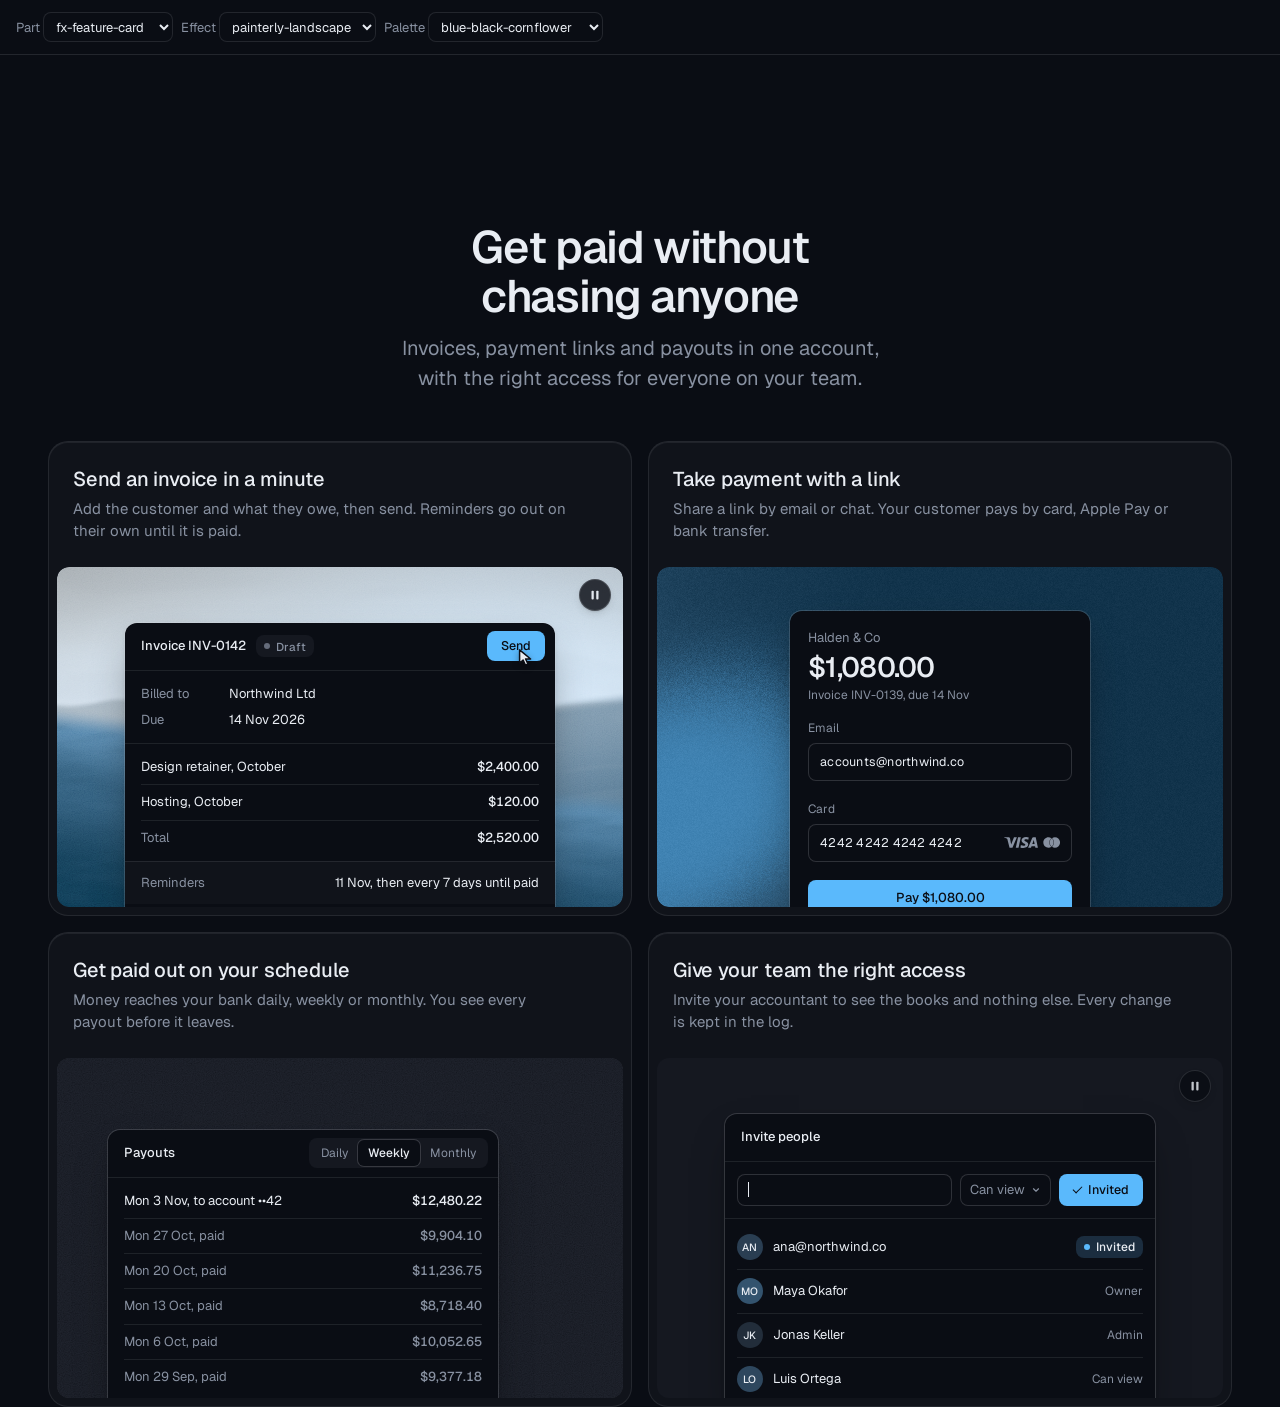
<file: .agents/skills/design-taste-frontend/assets/components/_lab.html>
<!doctype html>
<html lang="en" data-radius="soft">
<head>
<script>window.__tpGlMax = 16;   /* a gallery shows many live effects at once; a page of a site keeps the default 4 (fx.js) */</script>
<meta charset="utf-8">
<meta name="viewport" content="width=device-width, initial-scale=1">
<title>Component lab</title>
<link rel="preconnect" href="https://fonts.googleapis.com">
<link rel="preconnect" href="https://fonts.gstatic.com" crossorigin>
<link href="https://fonts.googleapis.com/css2?family=Geist:wght@100..900&family=Geist+Mono:wght@400..600&display=swap" rel="stylesheet">
<link rel="stylesheet" href="../system.css">
<link rel="stylesheet" href="./base.css">
<style>
  /* one component on its own, with a chosen effect (or object) and palette:
     _lab.html?c=fx-chart&fx=ruled-grounds&palette=white-link-blue&w=640 */
  :root { --font-display: "Geist", system-ui, sans-serif; --font-text: "Geist", system-ui, sans-serif; --font-mono: "Geist Mono", ui-monospace, monospace; --display-weight: 560; --display-tracking: -0.03em; }
  body { min-height: 100vh; margin: 0; }
  .bar { display: flex; flex-wrap: wrap; gap: 8px; align-items: center; padding: 12px 16px; border-bottom: 1px solid var(--line); font: 13px/1.4 var(--font-text); color: var(--muted); }
  .bar select { font: inherit; color: var(--ink); background: var(--bg); border: 1px solid var(--line); border-radius: var(--r-sm); height: 30px; padding: 0 8px; }
  .stage { padding: clamp(16px, 4vw, 48px); margin-inline: auto; }
</style>
</head>
<body>
<div class="bar">
  <label>Part <select id="c"></select></label>
  <label>Effect <select id="fx"></select></label>
  <label>Palette <select id="pal"></select></label>
</div>
<main class="stage" id="stage"></main>
<script type="module">
  import fx from '../effects/fx.js';
  const PARTS = ['fx-feature-card', 'fx-dither-object', 'fx-headline', 'fx-button', 'fx-prompt', 'fx-icon-tiles', 'fx-stat', 'fx-globe', 'fx-map', 'fx-chart', 'fx-bars', 'fx-band', 'fx-spotlight', 'fx-photo', 'fx-avatar', 'fx-search', 'fx-logos', 'fx-tabs', 'fx-pricing', 'fx-progress'];
  const PALETTES = {
    'blue-black-cornflower': { bg: '#0a0d14', surface: '#131824', ink: '#e9edf3', muted: '#8891a1', accent: '#5ab9fc', accentInk: '#0a0d14' },
    'graphite-safety-orange': { bg: '#18191b', surface: '#222427', ink: '#eff0f1', muted: '#9c9ea3', accent: '#ff4a1f', accentInk: '#18191b' },
    'white-link-blue': { bg: '#ffffff', surface: '#f4f4f4', ink: '#111111', muted: '#6b6b6b', accent: '#1a4be0', accentInk: '#ffffff' },
    'moss-sand': { bg: '#ddd6c6', surface: '#d2cab8', ink: '#2a2a26', muted: '#59574e', accent: '#4f6238', accentInk: '#ffffff' },
    'cobalt-field': { bg: '#0034eb', surface: '#002fd6', ink: '#ffffff', muted: '#dfe4f2', accent: '#e9e34a', accentInk: '#111111' },
  };
  const q = new URLSearchParams(location.search);
  const part = PARTS.includes(q.get('c')) ? q.get('c') : PARTS[0];
  const palId = PALETTES[q.get('palette')] ? q.get('palette') : 'blue-black-cornflower';
  const p = PALETTES[palId];
  const s = document.documentElement.style;
  const action = fx.color.contrast(p.accent, p.bg) >= 2.2 ? p.accent : p.ink;
  Object.entries({ '--p-bg': p.bg, '--p-surface': p.surface, '--p-ink': p.ink, '--p-muted': p.muted, '--p-accent': p.accent, '--p-accent-ink': p.accentInk, '--p-action': action, '--p-action-ink': action === p.accent ? p.accentInk : p.bg }).forEach(([k, v]) => s.setProperty(k, v));
  s.colorScheme = fx.color.isDark(p.bg) ? 'dark' : 'light';
  if (q.has('fallback')) fx.config.forceFallback = true;
  // one part at a time: at most 4 live WebGL contexts on this page
  fx.config.maxLive = 4;
  if (q.has('w')) document.getElementById('stage').style.maxWidth = q.get('w') + 'px';

  const base = `./${part}/`;
  const [meta, html, mod] = await Promise.all([fetch(base + 'meta.json').then(r => r.json()), fetch(base + 'component.html').then(r => r.text()), import(base + 'component.js')]);
  const link = Object.assign(document.createElement('link'), { rel: 'stylesheet', href: base + 'component.css' });
  document.head.append(link);
  await new Promise(r => { link.onload = link.onerror = r; });
  const choices = meta.effects?.length ? meta.effects : meta.objects || [];
  const chosen = choices.includes(q.get('fx')) ? q.get('fx') : meta.default;
  const stage = document.getElementById('stage');
  stage.innerHTML = html;
  const root = stage.firstElementChild;
  // the chosen effect goes where the part reads it: data-cx-object, data-cx-fill, or data-cx-effect on the root
  // the dither object: one figure set to the chosen object (one live object, as on a page); no caption under it
  if (meta.objects) {
    const fig = root.matches('[data-cx-object]') ? root : root.querySelector('[data-cx-object]');
    fig.dataset.cxObject = chosen;
    if (q.get('render') === 'studio') fig.dataset.cxRender = 'studio';
    fig.querySelector('.cx-obj__stage').removeAttribute('aria-label');
    fig.style.maxWidth = '720px';
  }
  // without ?fx= the markup keeps its own effects (the feature card mixes a landscape and a grain: setting
  // the default on every panel would paint the grain panel as a landscape too)
  else if (!choices.includes(q.get('fx'))) { /* as written */ }
  else if (root.querySelector('[data-cx-fill]')) root.querySelectorAll('[data-cx-fill]').forEach(el => { el.dataset.cxFill = chosen; });
  else if (root.querySelector('[data-cx-effect]')) root.querySelectorAll('[data-cx-effect]').forEach(el => { el.dataset.cxEffect = chosen; });
  else root.dataset.cxEffect = chosen;
  // the map draws its baked streets; an effect named with ?fx= shows its fallback ground (no map data) instead
  if (part === 'fx-map' && choices.includes(q.get('fx'))) delete root.dataset.cxMap;
  await document.fonts.ready;
  window.__part = mod.default(root);
  setTimeout(() => { document.documentElement.dataset.ready = '1'; }, 1200);

  const fill = (sel, list, cur, key) => {
    const el = document.getElementById(sel);
    el.innerHTML = list.map(v => `<option${v === cur ? ' selected' : ''}>${v}</option>`).join('');
    el.addEventListener('change', () => { q.set(key, el.value); if (key === 'c') q.delete('fx'); location.search = q.toString(); });
  };
  fill('c', PARTS, part, 'c');
  // a part whose default is none (the map's streets, the photograph as it is) lists none first, so the
  // select never shows an effect that is not on
  fill('fx', meta.default === 'none' ? ['none', ...choices] : choices, chosen, 'fx');
  fill('pal', Object.keys(PALETTES), palId, 'palette');
</script>
</body>
</html>
</file>
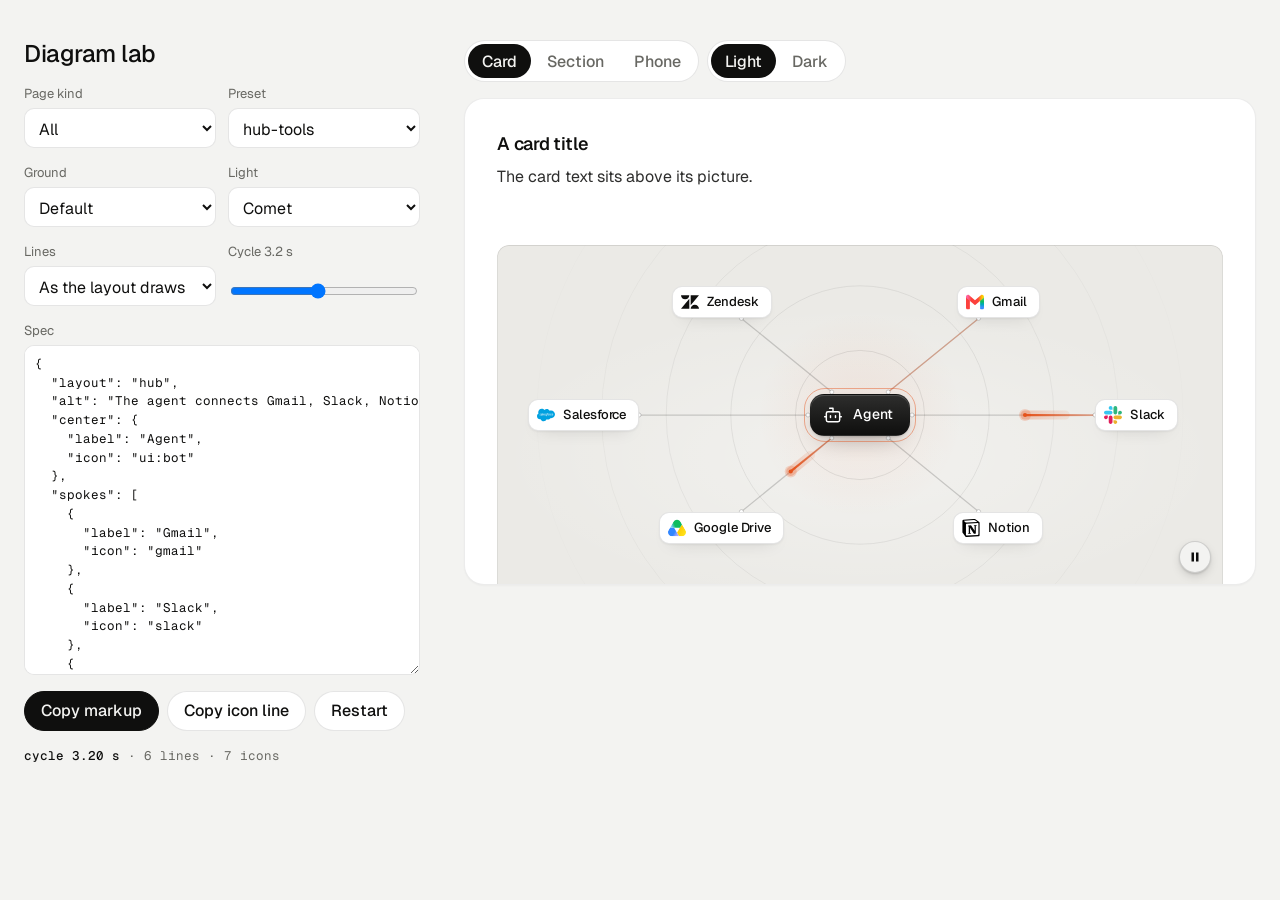
<file: .agents/skills/design-taste-frontend/assets/diagrams/lab.html>
<!doctype html>
<html lang="en">
<head>
<meta charset="utf-8">
<meta name="viewport" content="width=device-width, initial-scale=1">
<title>Diagram lab</title>
<link rel="preconnect" href="https://fonts.googleapis.com">
<link rel="preconnect" href="https://fonts.gstatic.com" crossorigin>
<link href="https://fonts.googleapis.com/css2?family=Geist:wght@300..700&family=Geist+Mono:wght@400;500&display=swap" rel="stylesheet">
<link rel="stylesheet" href="../ui/cards.css">
<link rel="stylesheet" href="diagram.css">
<style>
  /* The builder: pick a preset, change the JSON or the controls, see the card at once, copy the markup. Not part of a page. */
  :root { --font-text: "Geist", system-ui, sans-serif; --font-display: "Geist", system-ui, sans-serif; --font-mono: "Geist Mono", ui-monospace, monospace; }
  [data-theme="light"] { --bg: #f3f3f1; --card: #ffffff; --ink: #0f0f0e; --muted: #686863; --accent: #e5531c; --accent-ink: #ffffff; --frag: #ffffff; --ground-bg: #ebeae6; --ground-accent: #dcd9d0; --line: rgb(0 0 0 / .1); --field: #ffffff; }
  [data-theme="light"][data-accent="blue"] { --accent: #2456e8; }
  [data-theme="light"][data-accent="green"] { --accent: #16825d; }
  [data-theme="dark"] { --bg: #070708; --card: #141416; --ink: #f2f2ef; --muted: #8f9094; --accent: #ff7a3c; --accent-ink: #120c08; --frag: #1c1d20; --ground-bg: #101012; --ground-accent: #232326; --line: rgb(255 255 255 / .12); --field: #101012; }
  [data-theme="dark"][data-accent="white"] { --accent: #f2f2ef; --accent-ink: #0b0b0c; }
  [data-theme="dark"][data-accent="green"] { --accent: #3ccf8e; --accent-ink: #06130d; }
  * { box-sizing: border-box; }
  html, body { margin: 0; }
  body { font-family: var(--font-text); background: var(--bg); color: var(--ink); -webkit-font-smoothing: antialiased; min-height: 100vh; }
  .lab { display: grid; gap: 32px; max-width: 1440px; margin: 0 auto; padding: 32px 24px 64px; }
  .side { display: grid; gap: 16px; align-content: start; min-width: 0; }
  .side h1 { margin: 0; font: 500 24px/1.2 var(--font-display); letter-spacing: -0.02em; }
  .row { display: grid; gap: 6px; }
  .row > label, .row > .lbl { font-size: 13px; color: var(--muted); }
  .two { display: grid; grid-template-columns: 1fr 1fr; gap: 12px; }
  select, textarea, button, input[type=range] { font: inherit; color: inherit; }
  select, textarea { width: 100%; background: var(--field); border: 1px solid var(--line); border-radius: 10px; padding: 9px 10px; }
  select { height: 40px; }
  textarea { min-height: 360px; resize: vertical; font: 400 12.5px/1.5 var(--font-mono); white-space: pre; tab-size: 2; }
  textarea.is-bad { border-color: #c4321c; }
  .btns { display: flex; flex-wrap: wrap; gap: 8px; }
  button.b { height: 40px; padding: 0 16px; border-radius: 999px; border: 1px solid var(--line); background: var(--card); cursor: pointer; font-weight: 500; }
  button.b:hover { border-color: var(--ink); }
  button.b--main { background: var(--ink); color: var(--bg); border-color: var(--ink); }
  .out { font: 400 12.5px/1.5 var(--font-mono); color: var(--muted); overflow-wrap: anywhere; min-height: 1.5em; }
  .out b { color: var(--ink); font-weight: 500; }
  .out .bad { color: #c4321c; }
  .lb-stage { min-width: 0; display: grid; align-content: start; gap: 16px; }
  .lb-stage .card > .panel { --p-h: 340px; }
  .lb-stage .card--wide > .panel { --p-h: 560px; }
  .lb-stage .card--phone { max-width: 390px; }
  .lb-stage .card--phone > .panel { --p-h: 300px; }
  .seg { display: inline-flex; border: 1px solid var(--line); border-radius: 999px; padding: 3px; gap: 2px; background: var(--card); width: fit-content; }
  .seg button { height: 34px; padding: 0 14px; border: 0; background: none; border-radius: 999px; cursor: pointer; font-weight: 500; color: var(--muted); }
  .seg button[aria-pressed="true"] { background: var(--ink); color: var(--bg); }
  @media (min-width: 1024px) { .lab { grid-template-columns: 400px minmax(0, 1fr); gap: 40px; padding-top: 40px; } textarea { min-height: 330px; } .side { position: sticky; top: 24px; max-height: calc(100vh - 48px); overflow: auto; padding-right: 4px; } }
  @media (max-width: 639px) { .lab { padding: 24px 16px 48px; } }
</style>
</head>
<body data-theme="light" data-icon-base="../icons/demo/">
<div class="lab">
  <aside class="side">
    <h1>Diagram lab</h1>
    <div class="two">
      <div class="row"><label for="type">Page kind</label><select id="type"><option value="">All</option><option>software</option><option>tech</option><option>gaming</option><option>product</option><option>service</option></select></div>
      <div class="row"><label for="preset">Preset</label><select id="preset"></select></div>
    </div>
    <div class="two">
      <div class="row"><label for="ground">Ground</label><select id="ground"><option value="">Default</option><option>dots</option><option>rings</option><option>grid</option><option>glow</option><option>glow dots</option><option>glow rings</option><option>none</option></select></div>
      <div class="row"><label for="pulse">Light</label><select id="pulse"><option value="">Comet</option><option>dot</option><option>none</option></select></div>
    </div>
    <div class="two">
      <div class="row"><label for="curve">Lines</label><select id="curve"><option value="">As the layout draws them</option><option>curve</option><option>elbow</option><option>swirl</option></select></div>
      <div class="row"><label for="cycle">Cycle <span id="cycleV">3.2 s</span></label><input id="cycle" type="range" min="2.5" max="4" step="0.1" value="3.2"></div>
    </div>
    <div class="row"><label for="json">Spec</label><textarea id="json" spellcheck="false"></textarea></div>
    <div class="btns">
      <button class="b b--main" id="copy" type="button">Copy markup</button>
      <button class="b" id="copyIcons" type="button">Copy icon line</button>
      <button class="b" id="restart" type="button">Restart</button>
    </div>
    <div class="out" id="info"></div>
  </aside>
  <main class="lb-stage">
    <div class="btns">
      <div class="seg" id="size" role="group" aria-label="Size"><button type="button" data-v="card" aria-pressed="true">Card</button><button type="button" data-v="section" aria-pressed="false">Section</button><button type="button" data-v="phone" aria-pressed="false">Phone</button></div>
      <div class="seg" id="theme" role="group" aria-label="Palette"><button type="button" data-v="light" aria-pressed="true">Light</button><button type="button" data-v="dark" aria-pressed="false">Dark</button></div>
    </div>
    <article class="card card--row" id="card"><h3 id="ct"></h3><p id="cp"></p><div class="panel"><div class="dg" id="dg"></div></div></article>
  </main>
</div>
<script type="module">
  import dg from './diagram.js';
  const $ = id => document.getElementById(id);
  const presets = await dg.presets();
  const base = new URL('../icons/demo/', location.href).href;
  const q = new URLSearchParams(location.search);
  let spec = null, d = null, size = 'card';

  const names = type => Object.keys(presets).filter(k => !type || (presets[k].types || []).includes(type));
  const fillPresets = () => { $('preset').innerHTML = names($('type').value).map(k => `<option>${k}</option>`).join(''); };
  const load = id => { spec = JSON.parse(JSON.stringify(presets[id])); delete spec.types; $('json').value = JSON.stringify(spec, null, 2); sync(); };
  const first = n => (spec.center || spec.core || spec.input || spec.root || spec.left || {}).label || n;

  function iconIds(o, out = new Set()) {
    if (Array.isArray(o)) o.forEach(x => iconIds(x, out));
    else if (o && typeof o === 'object') for (const k in o) { if (k === 'icon' && typeof o[k] === 'string' && !/^text:|[/.]/.test(o[k])) out.add(o[k]); else iconIds(o[k], out); }
    return out;
  }
  function markup() {
    const j = JSON.stringify(spec);
    return /'/.test(j)
      ? `<div class="panel"><div class="dg" data-diagram><script type="application/json">${j}<\/script></div></div>`
      : `<div class="panel"><div class="dg" data-diagram='${j}'></div></div>`;
  }
  function paint() {
    const card = $('card');
    card.classList.toggle('card--wide', size === 'section');
    card.classList.toggle('card--phone', size === 'phone');
    const s = JSON.parse(JSON.stringify(spec));
    if (size === 'section') s.size = 'section';
    $('ct').textContent = 'A card title';
    $('cp').textContent = 'The card text sits above its picture.';
    const el = $('dg');
    d = dg.mount(el, s, { iconBase: base });
    const ids = [...iconIds(spec)];
    setTimeout(() => {
      $('info').innerHTML = `<b>cycle ${d.T ? d.T.toFixed(2) : '-'} s</b> · ${d.E ? d.E.filter(e => e.lit).length : 0} lines · ${ids.length} icons`;
    }, 400);
  }
  function sync() {
    try { spec = JSON.parse($('json').value); $('json').classList.remove('is-bad'); } catch (e) { $('json').classList.add('is-bad'); $('info').innerHTML = `<span class="bad">${e.message}</span>`; return; }
    paint();
  }
  // a control writes into the spec and the textarea
  function setField(path, v) {
    try { spec = JSON.parse($('json').value); } catch { return; }
    const [a, b] = path.split('.');
    if (b) { spec[a] = spec[a] || {}; if (v === '' || v == null) delete spec[a][b]; else spec[a][b] = v; if (!Object.keys(spec[a]).length) delete spec[a]; }
    else if (v === '' || v == null) delete spec[a]; else spec[a] = v;
    $('json').value = JSON.stringify(spec, null, 2);
    sync();
  }
  $('type').onchange = () => { fillPresets(); load($('preset').value); };
  $('preset').onchange = () => { $('ground').value = $('pulse').value = $('curve').value = ''; $('cycle').value = 3.2; $('cycleV').textContent = '3.2 s'; load($('preset').value); };
  $('ground').onchange = () => setField('ground', $('ground').value);
  $('pulse').onchange = () => setField('motion.pulse', $('pulse').value);
  $('curve').onchange = () => setField('curve', $('curve').value);
  $('cycle').oninput = () => { $('cycleV').textContent = (+$('cycle').value).toFixed(1) + ' s'; setField('motion.cycle', +$('cycle').value === 3.2 ? '' : +$('cycle').value); };
  let t0; $('json').oninput = () => { clearTimeout(t0); t0 = setTimeout(sync, 350); };
  $('restart').onclick = () => d && d.restart && d.restart();
  const copy = async (text, btn, label) => { try { await navigator.clipboard.writeText(text); btn.textContent = 'Copied'; } catch { btn.textContent = 'Copy failed'; } setTimeout(() => (btn.textContent = label), 1400); };
  $('copy').onclick = () => copy(markup(), $('copy'), 'Copy markup');
  $('copyIcons').onclick = () => copy(`node <skill>/scripts/icons.mjs fetch ${[...iconIds(spec)].join(' ')} --out assets/icons`, $('copyIcons'), 'Copy icon line');
  for (const [id, key] of [['size', 'size'], ['theme', 'theme']]) {
    $(id).onclick = ev => {
      const b = ev.target.closest('button'); if (!b) return;
      [...$(id).children].forEach(x => x.setAttribute('aria-pressed', String(x === b)));
      if (key === 'size') { size = b.dataset.v; paint(); } else document.body.dataset.theme = b.dataset.v;
    };
  }
  if (q.get('type')) $('type').value = q.get('type');
  fillPresets();
  if (q.get('preset') && presets[q.get('preset')]) $('preset').value = q.get('preset');
  if (q.get('theme') === 'dark') { document.body.dataset.theme = 'dark'; $('theme').children[1].click(); }
  load($('preset').value);
  window.__lab = { get d() { return d; } };
</script>
</body>
</html>
</file>
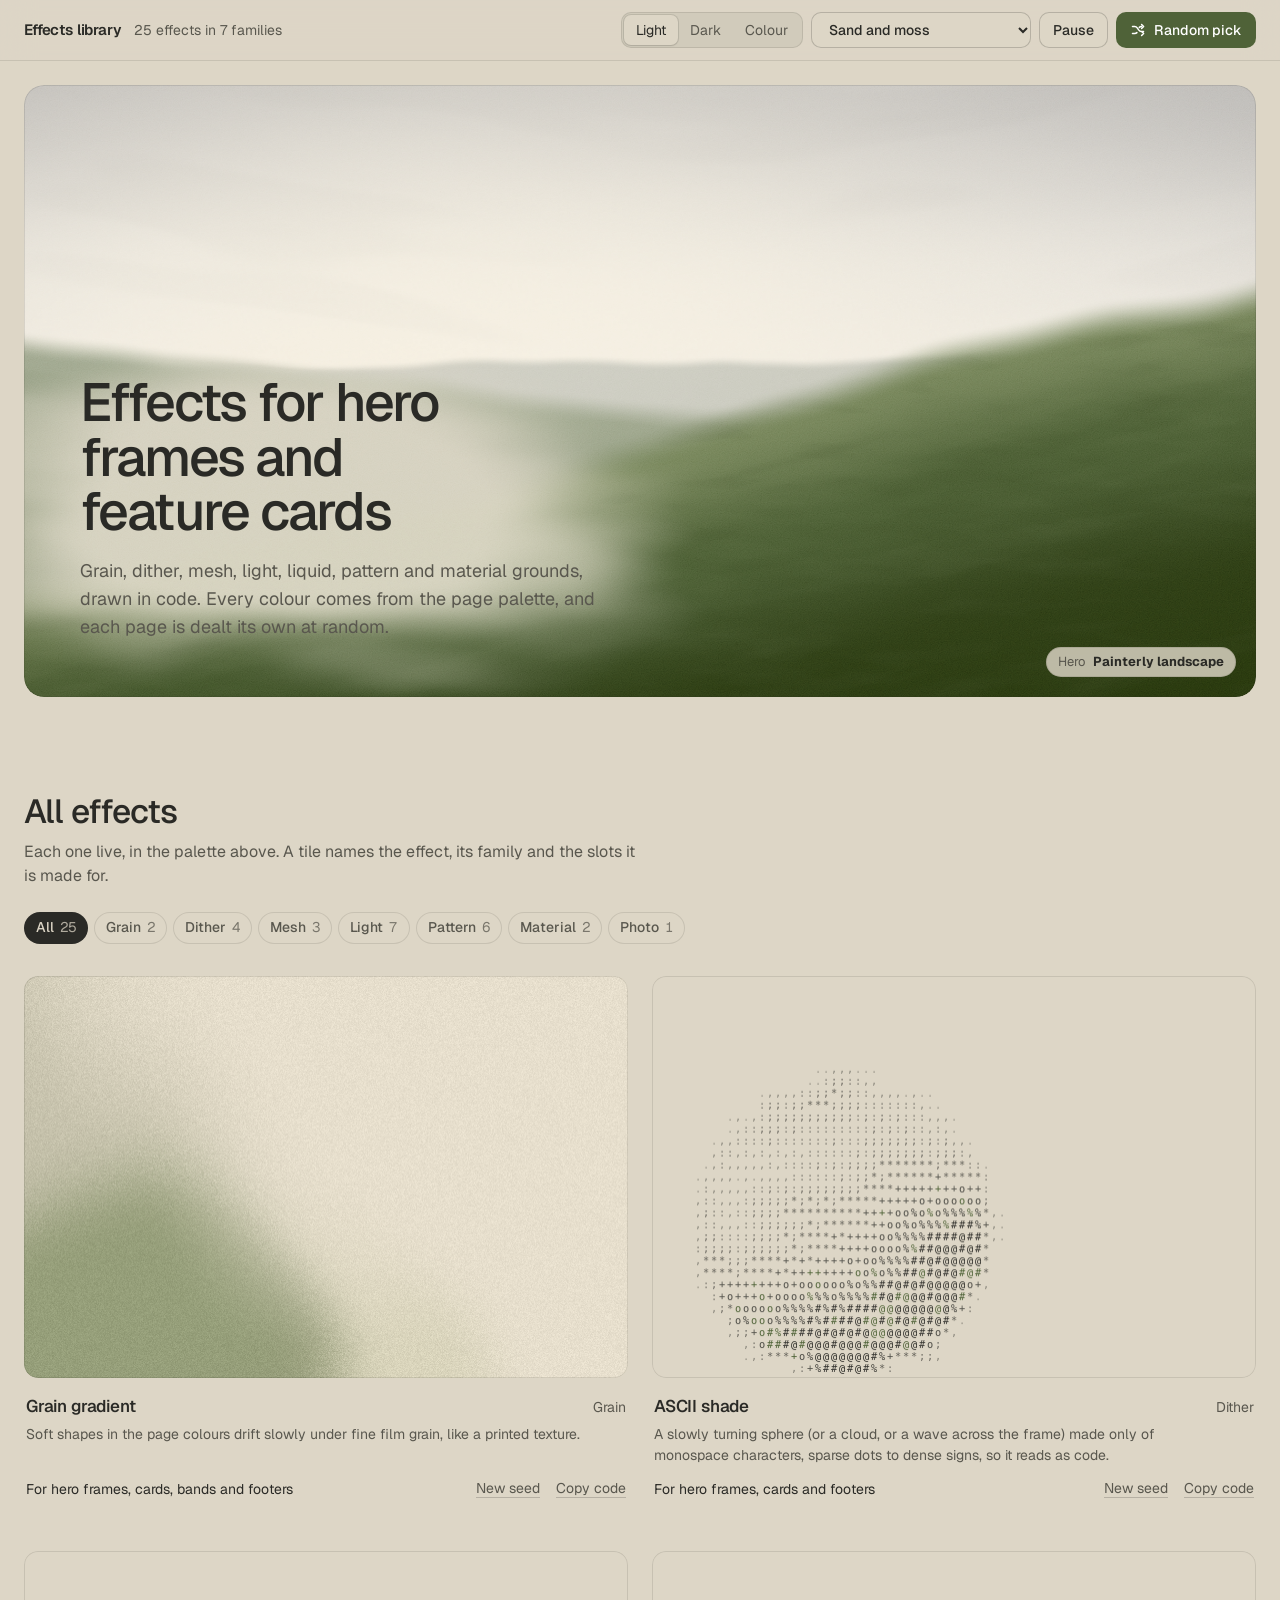
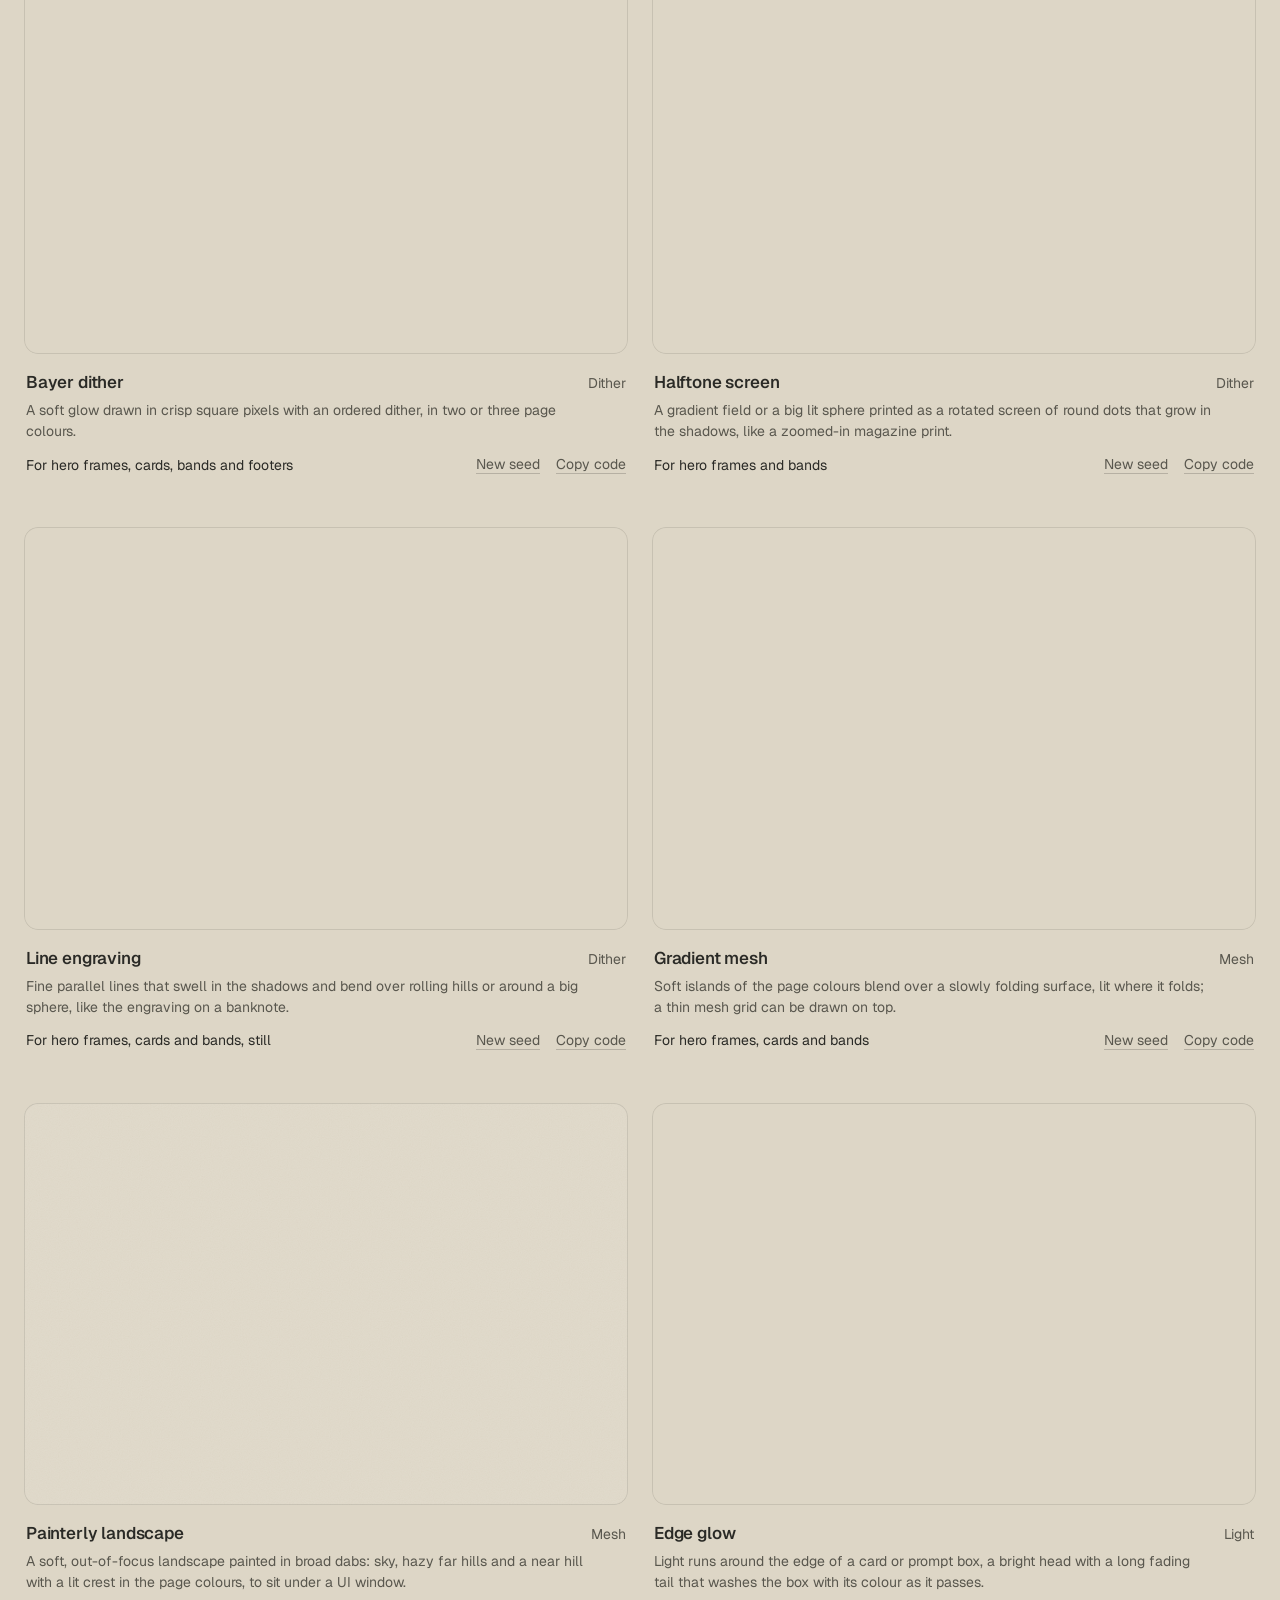
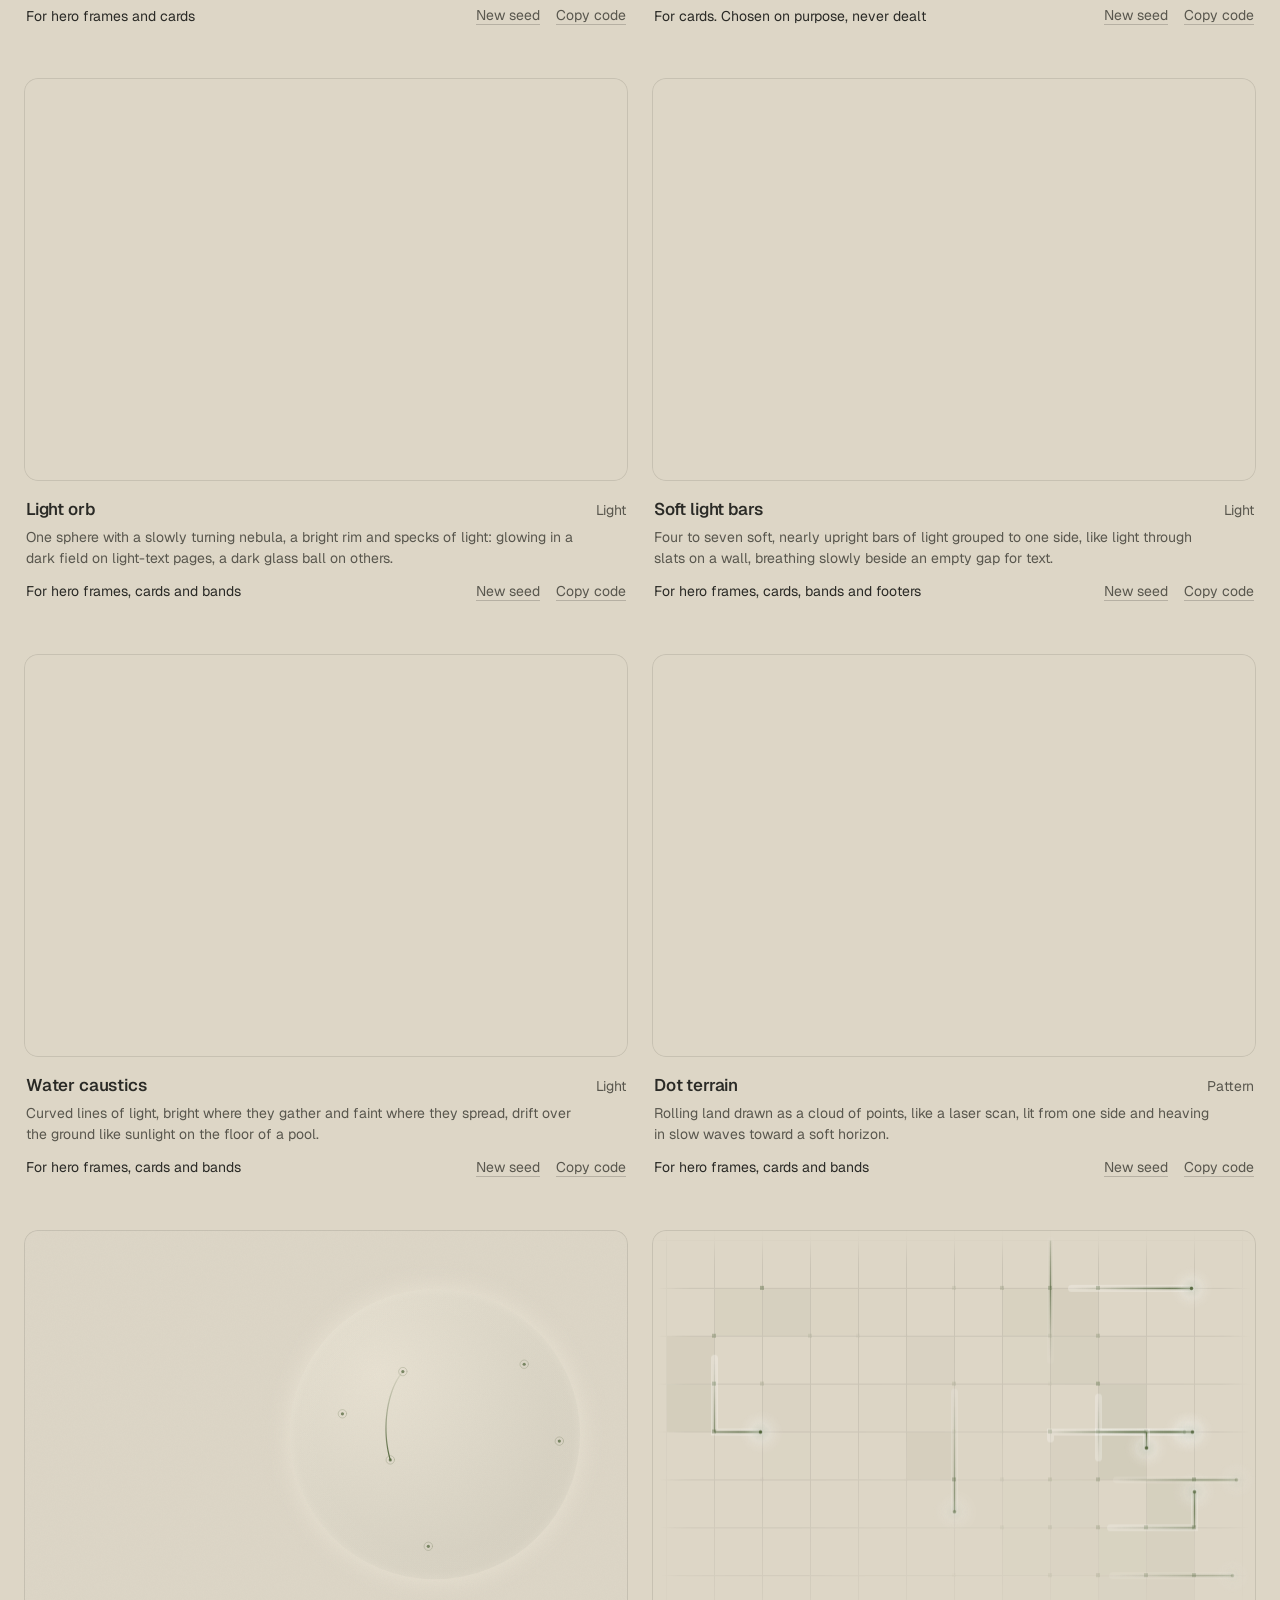
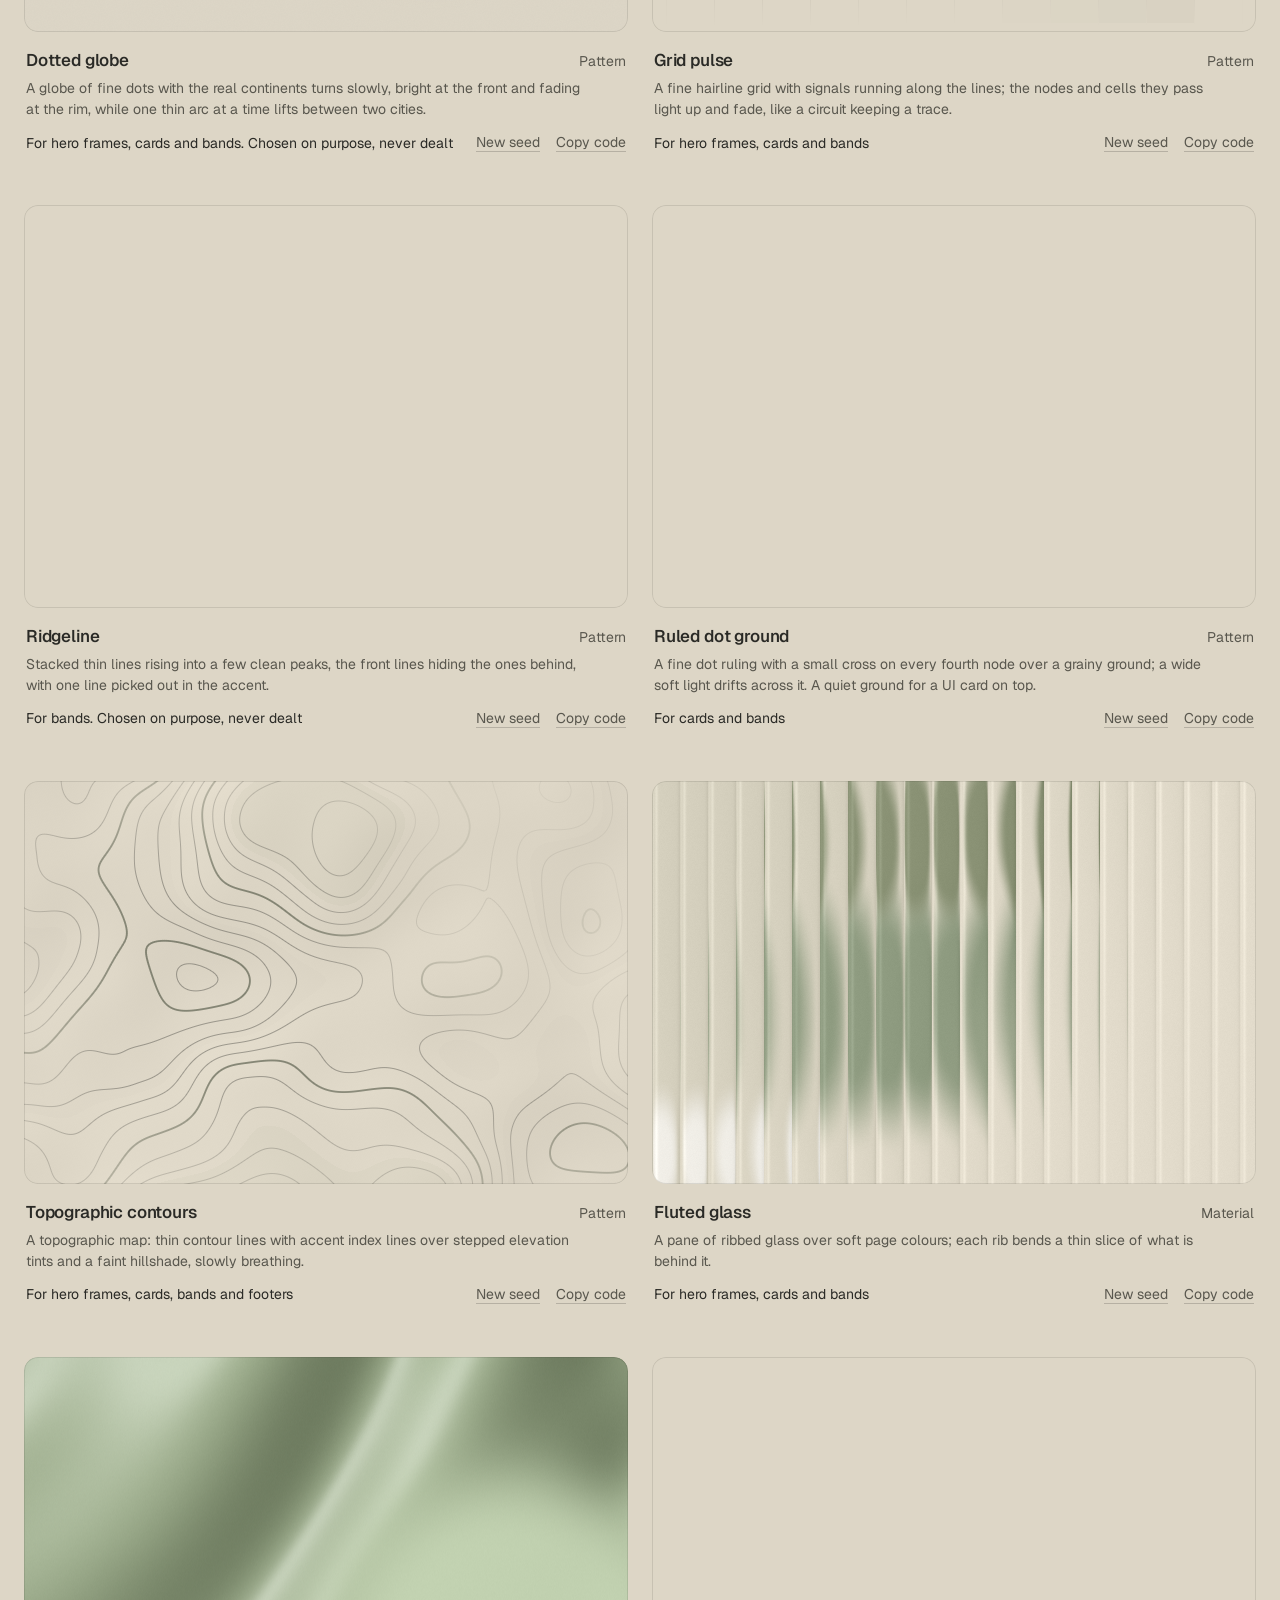
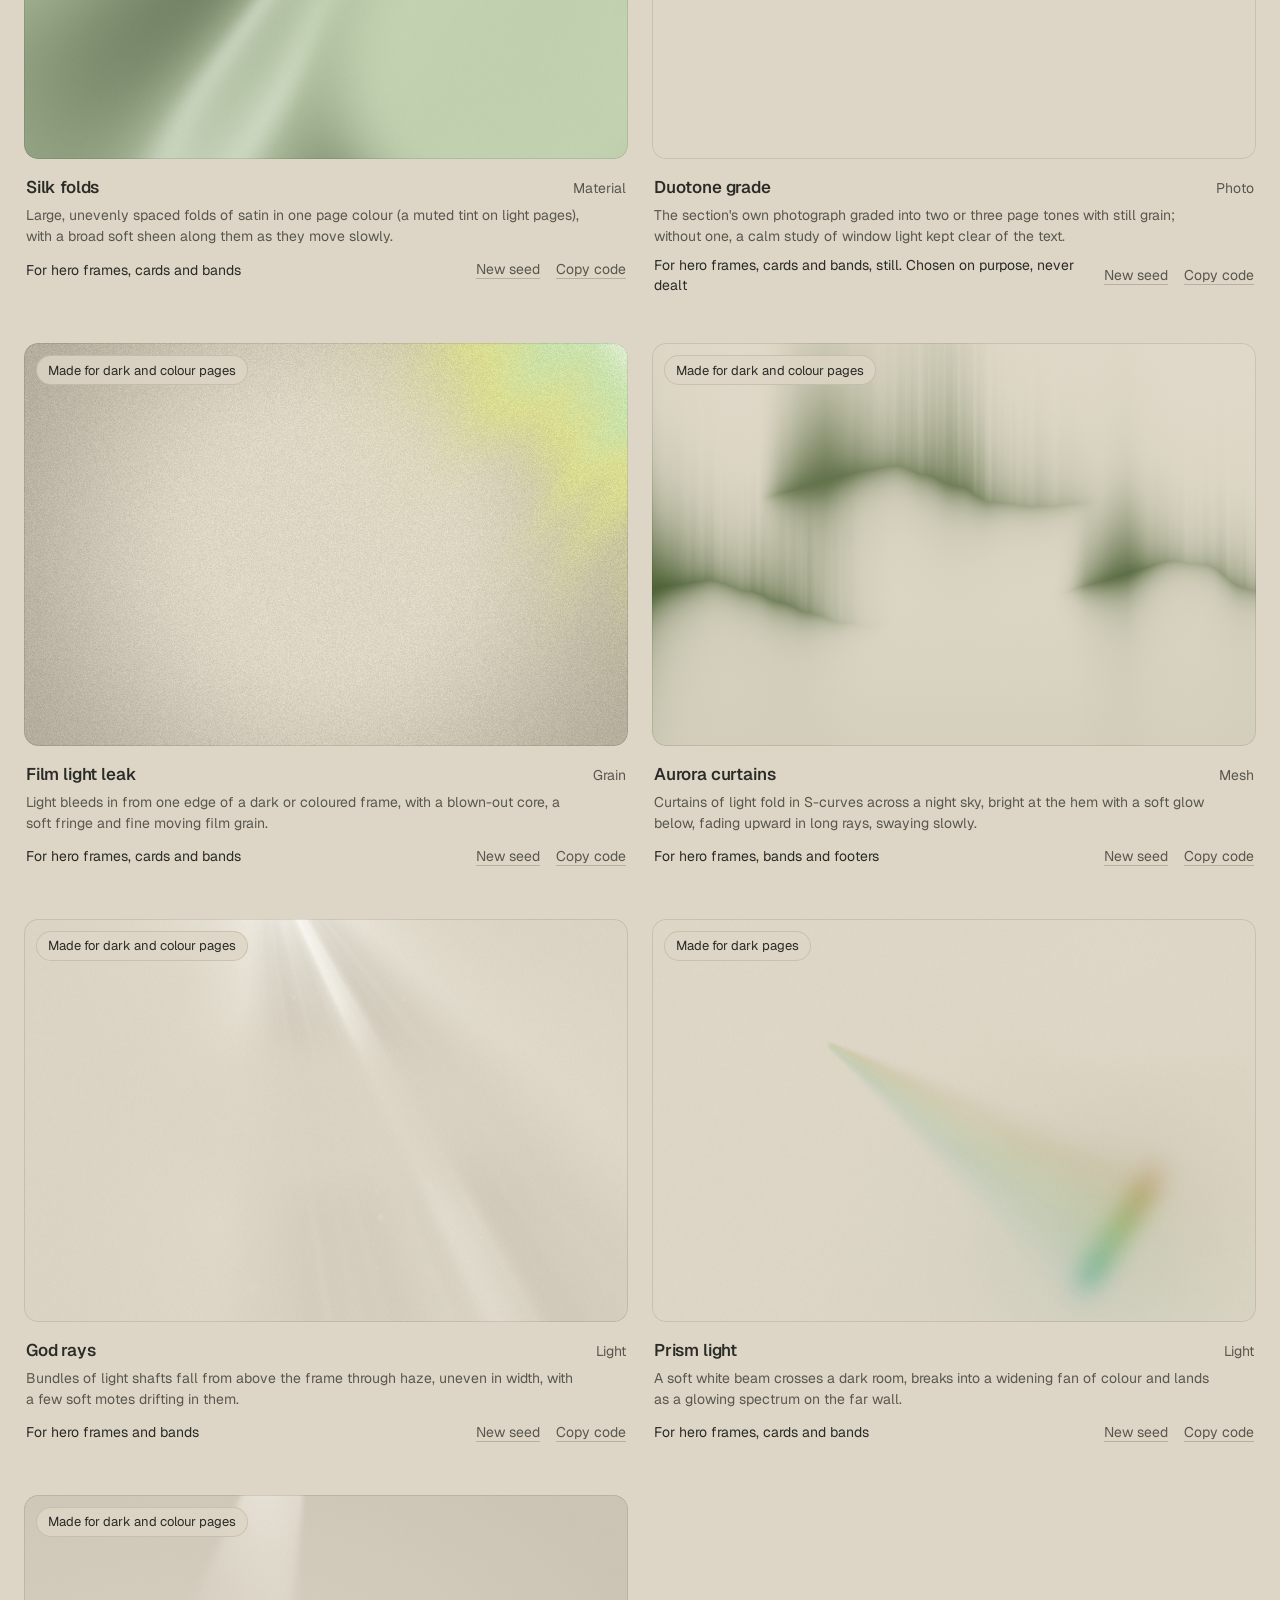
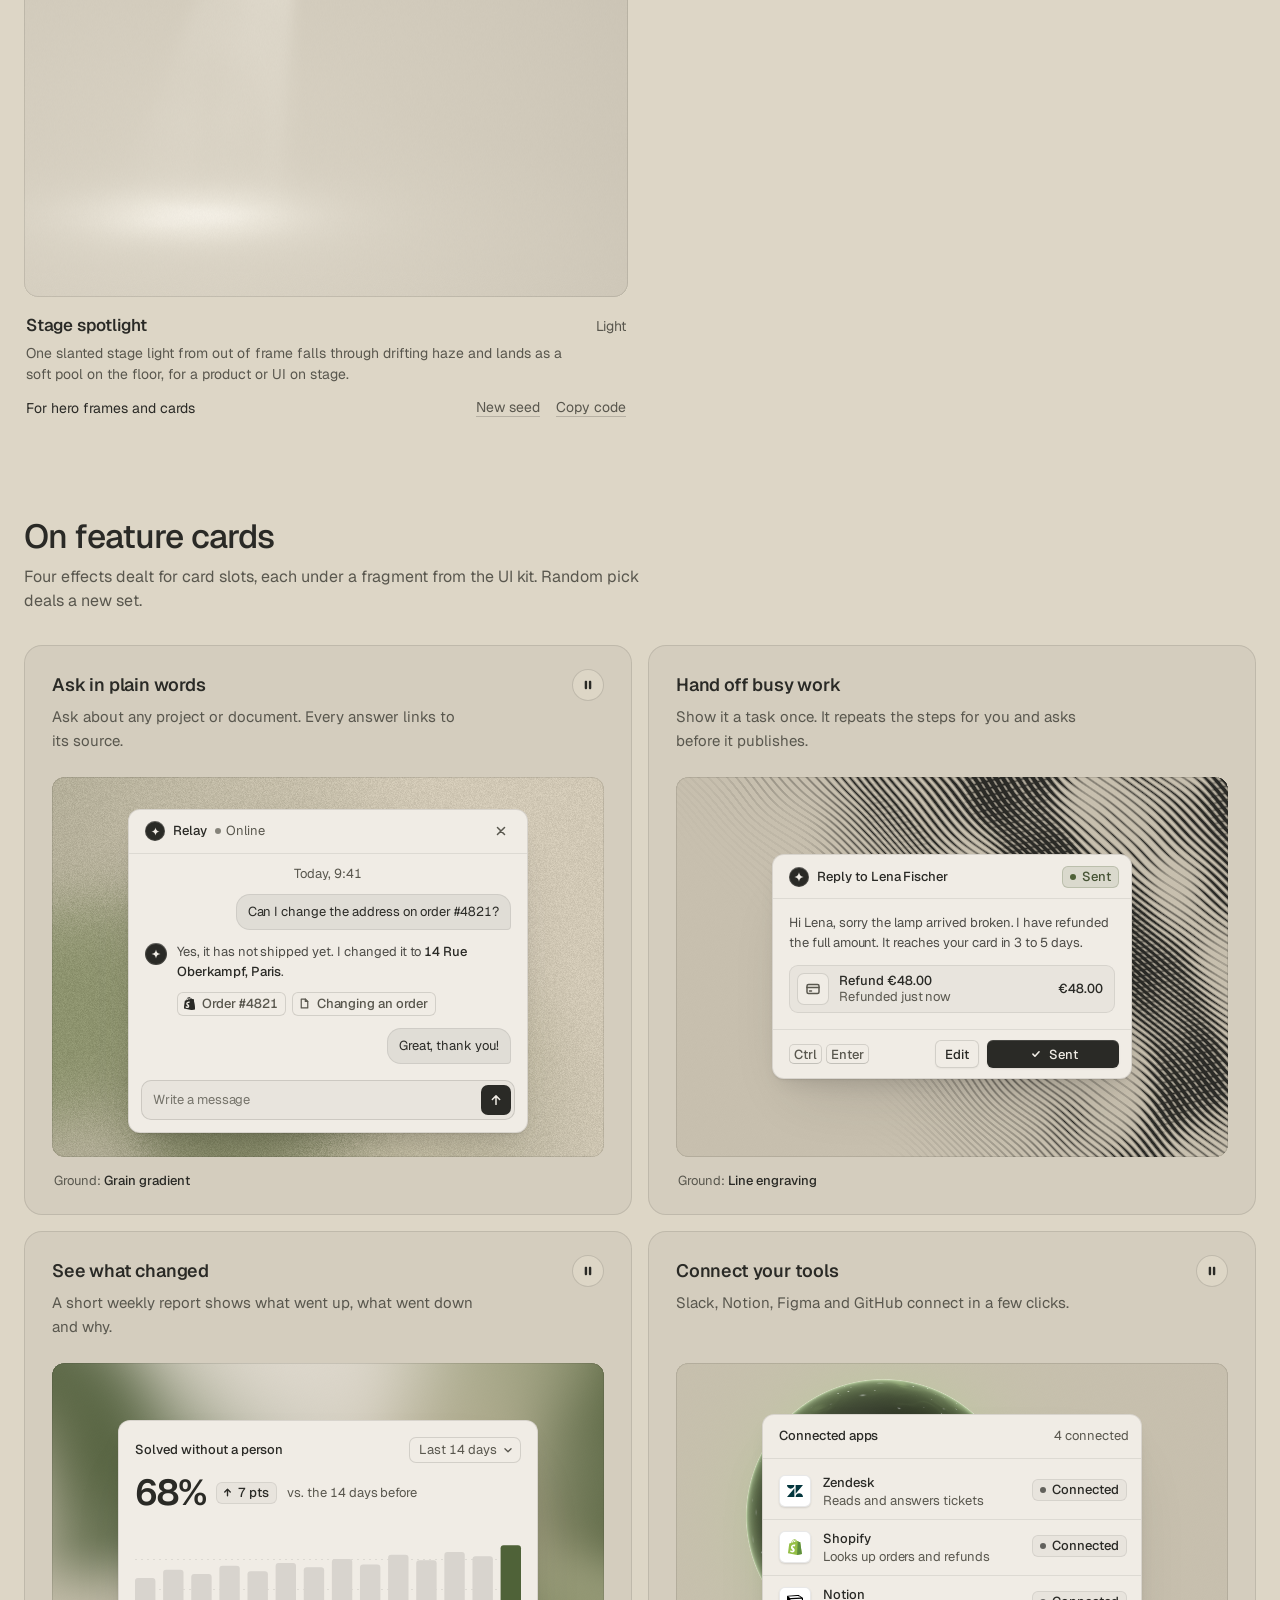
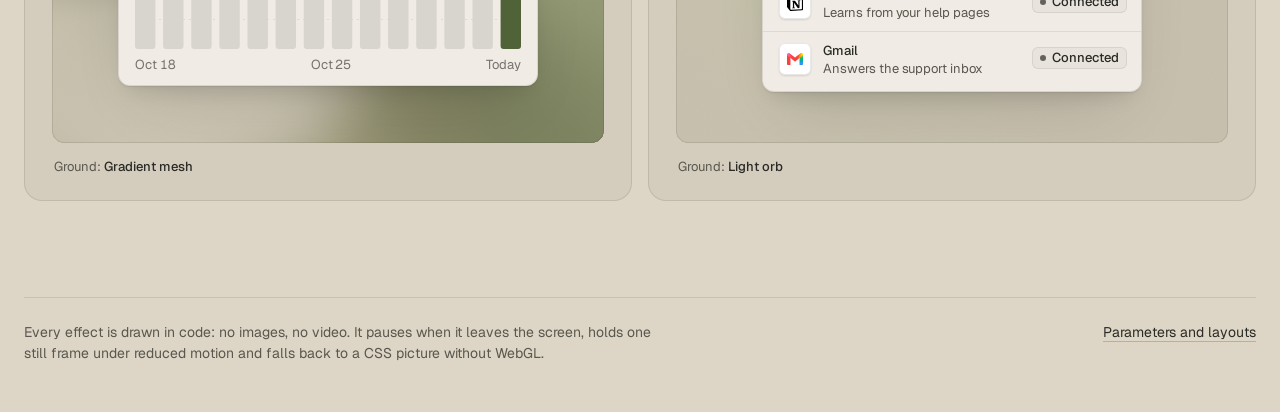
<file: .agents/skills/design-taste-frontend/assets/effects/gallery.html>
<!doctype html>
<html lang="en">
<head>
<script>window.__tpGlMax = 16;   /* a gallery shows many live effects at once; a page of a site keeps the default 4 (fx.js) */</script>
<meta charset="utf-8">
<meta name="viewport" content="width=device-width, initial-scale=1">
<title>Effects library</title>
<meta name="description" content="Effects drawn in code for hero frames, feature cards and bands, in the page palette.">
<link rel="icon" href="data:,">
<link rel="preconnect" href="https://fonts.googleapis.com">
<link rel="preconnect" href="https://fonts.gstatic.com" crossorigin>
<link href="https://fonts.googleapis.com/css2?family=Geist:wght@100..900&family=Geist+Mono:wght@100..900&display=swap" rel="stylesheet">
<style>
  /* the page palette; the script sets these from the palette switcher */
  :root {
    --bg: #ddd6c6; --surface: #d2cab8; --ink: #2a2a26; --muted: #59574e; --accent: #4f6238; --accent-ink: #ffffff;
    --card: #d2cab8; --panel: #cbc3b1; --win: #eeebe3; --win-surface: #e4e0d6;
    color-scheme: light;
  }
  @media (prefers-color-scheme: dark) {
    :root:not([data-theme="light"]) {
      --bg: #0a0d14; --surface: #131824; --ink: #e9edf3; --muted: #8891a1; --accent: #5ab9fc; --accent-ink: #0a0d14;
      --card: #131824; --panel: #0a0d14; --win: #1d2230; --win-surface: #262c3b;
      color-scheme: dark;
    }
  }
  :root[data-theme="dark"] {
    --bg: #0a0d14; --surface: #131824; --ink: #e9edf3; --muted: #8891a1; --accent: #5ab9fc; --accent-ink: #0a0d14;
    --card: #131824; --panel: #0a0d14; --win: #1d2230; --win-surface: #262c3b;
    color-scheme: dark;
  }
  :root {
    --line: color-mix(in oklab, var(--ink) 12%, transparent);
    --line-2: color-mix(in oklab, var(--ink) 22%, transparent);
    --chip: color-mix(in oklab, var(--ink) 6%, var(--bg));
    --font: "Geist", ui-sans-serif, system-ui, -apple-system, "Segoe UI", Roboto, "Helvetica Neue", Arial, sans-serif;
    --mono: "Geist Mono", ui-monospace, "SFMono-Regular", Consolas, monospace;
    --wrap: 1320px;
    --gut: 24px;
  }
  * { box-sizing: border-box; }
  html { -webkit-text-size-adjust: 100%; scroll-behavior: smooth; }
  @media (prefers-reduced-motion: reduce) { html { scroll-behavior: auto; } }
  body {
    margin: 0; background: var(--bg); color: var(--ink);
    font: 15px/1.5 var(--font); -webkit-font-smoothing: antialiased; font-feature-settings: "ss01" 0;
    overflow-x: hidden;
  }
  button, select { font: inherit; color: inherit; }
  :focus-visible { outline: 2px solid var(--accent); outline-offset: 2px; }
  .wrap { max-width: calc(var(--wrap) + 2 * var(--gut)); margin: 0 auto; padding: 0 var(--gut); }

  /* top bar */
  .top { position: sticky; top: 0; z-index: 50; background: color-mix(in oklab, var(--bg) 86%, transparent);
    backdrop-filter: blur(16px) saturate(1.2); -webkit-backdrop-filter: blur(16px) saturate(1.2); border-bottom: 1px solid var(--line); }
  .top-in { display: flex; align-items: center; gap: 12px 8px; padding-top: 12px; padding-bottom: 12px; }
  .top-in .controls { margin-left: auto; }
  .brand { display: flex; align-items: baseline; gap: 12px; min-width: 0; }
  .brand b { font-size: 15px; font-weight: 600; letter-spacing: -0.01em; white-space: nowrap; }
  .brand span { color: var(--muted); font-size: 14px; white-space: nowrap; }
  .controls { display: flex; align-items: center; gap: 8px; flex-wrap: wrap; }
  .seg { display: inline-flex; padding: 3px; border-radius: 10px; background: var(--chip); box-shadow: inset 0 0 0 1px var(--line); }
  .seg button { height: 30px; border: 0; background: transparent; padding: 0 12px; border-radius: 7px; cursor: pointer; color: var(--muted); font-size: 14px; }
  .seg button[aria-pressed="true"] { background: var(--bg); color: var(--ink); box-shadow: 0 0 0 1px var(--line), 0 1px 2px rgb(0 0 0 / 0.08); }
  .btn, .select {
    height: 36px; padding: 0 14px; border-radius: 10px; border: 0; background: var(--bg); color: var(--ink);
    box-shadow: inset 0 0 0 1px var(--line-2); cursor: pointer; display: inline-flex; align-items: center; gap: 8px;
    font-size: 14px; font-weight: 500; white-space: nowrap;
  }
  .btn:hover, .select:hover { box-shadow: inset 0 0 0 1px color-mix(in oklab, var(--ink) 38%, transparent); }
  .btn--primary { background: var(--accent); color: var(--accent-ink); box-shadow: none; }
  .btn--primary:hover { box-shadow: none; background: color-mix(in oklab, var(--accent) 88%, var(--ink)); }
  .btn svg { width: 16px; height: 16px; flex: none; }
  .select { max-width: 220px; padding-right: 10px; }

  /* hero: a dealt hero effect with text in its calm area */
  .hero { position: relative; margin-top: 24px; height: clamp(480px, 68vh, 660px); border-radius: 20px; overflow: hidden;
    display: flex; flex-direction: column; justify-content: flex-end; }
  .hero::after, .stage::after, .panel::after { content: ""; position: absolute; inset: 0; border-radius: inherit; box-shadow: inset 0 0 0 1px var(--line); pointer-events: none; z-index: 2; }
  .hero-copy { position: relative; z-index: 1; padding: 56px; max-width: 760px; }
  .hero h1 { max-width: 9.5em; margin: 0 0 18px; font-size: clamp(38px, 3.4vw + 10px, 62px); line-height: 1.02; letter-spacing: -0.035em; font-weight: 520; text-wrap: balance; }
  .hero p { margin: 0; max-width: 44ch; font-size: 18px; line-height: 28px; color: var(--muted); text-wrap: pretty; }
  .hero-tag { position: absolute; right: 20px; bottom: 20px; z-index: 3; }
  .tag { display: inline-flex; align-items: center; gap: 8px; height: 30px; padding: 0 12px; border-radius: 999px; font-size: 13px;
    background: color-mix(in oklab, var(--bg) 82%, transparent); color: var(--ink); box-shadow: inset 0 0 0 1px var(--line);
    backdrop-filter: blur(10px); -webkit-backdrop-filter: blur(10px); white-space: nowrap; }
  .tag span { color: var(--muted); }

  /* sections */
  section { padding-top: 96px; }
  .sec-head { display: flex; align-items: flex-end; justify-content: space-between; gap: 24px 48px; flex-wrap: wrap; margin-bottom: 32px; }
  .sec-head h2 { margin: 0 0 10px; font-size: clamp(28px, 1.2vw + 18px, 36px); line-height: 1.1; letter-spacing: -0.025em; font-weight: 520; }
  .sec-head p { margin: 0; color: var(--muted); max-width: 56ch; font-size: 16px; line-height: 24px; text-wrap: pretty; }
  .filters { display: flex; flex-wrap: wrap; gap: 6px; }
  .filters button { height: 32px; padding: 0 12px; border-radius: 999px; border: 0; cursor: pointer; font-size: 14px; color: var(--muted);
    background: transparent; box-shadow: inset 0 0 0 1px var(--line); }
  .filters button b { font-weight: 500; }
  .filters button span { margin-left: 6px; font-variant-numeric: tabular-nums; opacity: 0.75; }
  .filters button[aria-pressed="true"] { background: var(--ink); color: var(--bg); box-shadow: none; }

  /* the grid of every effect: one size of tile, labels under the picture */
  .grid { display: grid; grid-template-columns: repeat(2, minmax(0, 1fr)); gap: 48px 24px; }
  .tile { min-width: 0; display: flex; flex-direction: column; }
  .tile[hidden] { display: none; }
  .stage { position: relative; aspect-ratio: 3 / 2; border-radius: 14px; overflow: hidden; background: var(--bg); }
  .badge { position: absolute; top: 12px; left: 12px; z-index: 3; }
  .info { padding: 16px 2px 0; display: grid; gap: 6px; }
  .info-top { display: flex; align-items: baseline; justify-content: space-between; gap: 16px; }
  .info h3 { margin: 0; font-size: 17px; line-height: 24px; font-weight: 560; letter-spacing: -0.01em; }
  .fam { flex: none; font-size: 14px; color: var(--muted); }
  .look { margin: 0; color: var(--muted); font-size: 14px; line-height: 21px; max-width: 62ch; min-height: 42px;
    display: -webkit-box; -webkit-line-clamp: 2; -webkit-box-orient: vertical; overflow: hidden; }
  .info-foot { display: flex; align-items: center; justify-content: space-between; gap: 16px; margin-top: 2px; }
  .for { margin: 0; font-size: 14px; line-height: 20px; }
  .links { flex: none; display: flex; gap: 16px; }
  .links button { border: 0; background: none; padding: 4px 0; cursor: pointer; font-size: 14px; color: var(--muted);
    text-decoration: underline; text-decoration-color: var(--line-2); text-underline-offset: 4px; }
  .links button:hover { color: var(--ink); text-decoration-color: currentColor; }

  /* feature cards: an effect ground in the inset panel and a UI fragment on top */
  .cards { display: grid; grid-template-columns: repeat(2, minmax(0, 1fr)); gap: 16px; }
  .card { background: var(--card); border-radius: 18px; padding: 28px 28px 24px; box-shadow: inset 0 0 0 1px var(--line); display: flex; flex-direction: column; min-width: 0; }
  .card h3 { margin: 0 0 8px; font-size: 18px; line-height: 24px; font-weight: 560; letter-spacing: -0.01em; }
  .card > p:not(.ground) { margin: 0; color: var(--muted); font-size: 15px; line-height: 24px; max-width: 44ch; min-height: 48px; text-wrap: pretty; }
  .panel { position: relative; margin-top: 24px; height: 380px; border-radius: 12px; overflow: hidden; display: grid; place-items: center; padding: 32px; }
  .panel--bleed { place-items: end center; padding-bottom: 0; }
  .panel--bleed > .slot { margin-bottom: -48px; }
  .slot { position: relative; z-index: 1; max-width: 100%;
    --ui-font: var(--font); --ui-mono: var(--mono); --ui-radius: 12px;
    --fx-bg: var(--win); --fx-surface: var(--win-surface); --fx-ink: var(--ink); --fx-muted: var(--muted);
    --fx-accent: var(--accent); --fx-accent-ink: var(--accent-ink); }
  .ground { margin: 14px 2px 0; font-size: 13px; line-height: 20px; color: var(--muted); }
  .ground b { font-weight: 500; color: var(--ink); }

  .foot { padding-top: 96px; padding-bottom: 48px; }
  .foot-in > div { border-top: 1px solid var(--line); padding-top: 24px; display: flex; justify-content: space-between; gap: 16px 48px; flex-wrap: wrap; color: var(--muted); font-size: 14px; }
  .foot-in p { margin: 0; max-width: 72ch; }
  .foot a { color: var(--ink); text-underline-offset: 4px; text-decoration-color: var(--line-2); }
  .empty { padding: 64px 0; color: var(--muted); }

  .toast { position: fixed; left: 50%; bottom: 24px; z-index: 60; transform: translate(-50%, 16px); opacity: 0; pointer-events: none;
    max-width: calc(100vw - 32px); padding: 10px 16px; border-radius: 12px; background: var(--ink); color: var(--bg); font-size: 14px;
    transition: opacity .2s ease, transform .2s ease; }
  .toast.on { opacity: 1; transform: translate(-50%, 0); }

  @media (max-width: 1080px) {
    .hero-copy { padding: 40px; }
  }
  @media (max-width: 860px) {
    .grid, .cards { grid-template-columns: minmax(0, 1fr); }
    .grid { gap: 40px; }
  }
  @media (max-width: 720px) {
    :root { --gut: 16px; }
    .top { position: static; }
    .brand span, .select { display: none; }
    .top-in { display: grid; grid-template-columns: 1fr auto; grid-template-areas: "brand deal" "controls controls"; }
    .brand { grid-area: brand; }
    #deal { grid-area: deal; }
    .top-in .controls { grid-area: controls; margin-left: 0; flex-wrap: nowrap; }
    .seg { flex: 1; }
    .seg button { flex: 1; }
    .hero { margin-top: 16px; height: 560px; border-radius: 16px; }
    .hero-copy { padding: 28px 24px 72px; }
    .hero p { font-size: 16px; line-height: 24px; }
    .hero-tag { left: 24px; right: auto; bottom: 20px; }
    section { padding-top: 72px; }
    .card { padding: 20px; }
    .panel { height: 340px; padding: 20px 16px; }
    .info-foot { flex-wrap: wrap; }
  }
</style>
</head>
<body>
<header class="top">
  <div class="wrap top-in">
    <div class="brand"><b>Effects library</b><span id="count"></span></div>
    <div class="controls">
      <div class="seg" role="group" aria-label="Palette kind">
        <button type="button" data-kind="light">Light</button>
        <button type="button" data-kind="dark">Dark</button>
        <button type="button" data-kind="colour">Colour</button>
      </div>
      <select class="select" id="pal" aria-label="Palette"></select>
      <button type="button" class="btn" id="pause" aria-pressed="false">Pause</button>
    </div>
    <button type="button" class="btn btn--primary" id="deal">
        <svg viewBox="0 0 16 16" aria-hidden="true"><path d="M2.5 4.5h2.2c1.2 0 2 .6 2.7 1.6l1.2 1.8c.7 1 1.5 1.6 2.7 1.6h2.2M11.6 2.5l2 2-2 2M2.5 11.5h2.2c.9 0 1.6-.3 2.2-.9M11.6 9.5l2 2-2 2M9.3 5.4c.6-.6 1.3-.9 2.1-.9" fill="none" stroke="currentColor" stroke-width="1.5" stroke-linecap="round" stroke-linejoin="round"/></svg>
        Random pick
    </button>
  </div>
</header>

<main>
  <div class="wrap">
    <div class="hero" id="hero">
      <div class="hero-copy">
        <h1>Effects for hero frames and feature cards</h1>
        <p id="lede">Grain, dither, mesh, light, liquid, pattern and material grounds, drawn in code. Every colour comes from the page palette, and each page is dealt its own at random.</p>
      </div>
      <div class="hero-tag"><span class="tag" id="hero-tag"><span>Hero</span> <b></b></span></div>
    </div>
  </div>

  <section id="all">
    <div class="wrap">
      <div class="sec-head">
        <div>
          <h2>All effects</h2>
          <p>Each one live, in the palette above. A tile names the effect, its family and the slots it is made for.</p>
        </div>
        <div class="filters" id="filters" role="group" aria-label="Family"></div>
      </div>
      <div class="grid" id="grid"></div>
    </div>
  </section>

  <section id="cards">
    <div class="wrap">
      <div class="sec-head">
        <div>
          <h2>On feature cards</h2>
          <p>Four effects dealt for card slots, each under a fragment from the UI kit. Random pick deals a new set.</p>
        </div>
      </div>
      <div class="cards">
        <article class="card">
          <h3>Ask in plain words</h3>
          <p>Ask about any project or document. Every answer links to its source.</p>
          <div class="panel" data-card="0"><div class="slot" data-ui-load="chat"></div></div>
          <p class="ground">Ground: <b></b></p>
        </article>
        <article class="card">
          <h3>Hand off busy work</h3>
          <p>Show it a task once. It repeats the steps for you and asks before it publishes.</p>
          <div class="panel" data-card="1"><div class="slot" data-ui-load="cursor"></div></div>
          <p class="ground">Ground: <b></b></p>
        </article>
        <article class="card">
          <h3>See what changed</h3>
          <p>A short weekly report shows what went up, what went down and why.</p>
          <div class="panel" data-card="2"><div class="slot" data-ui-load="stat"></div></div>
          <p class="ground">Ground: <b></b></p>
        </article>
        <article class="card">
          <h3>Connect your tools</h3>
          <p>Slack, Notion, Figma and GitHub connect in a few clicks.</p>
          <div class="panel" data-card="3"><div class="slot" data-ui-load="integrations"></div></div>
          <p class="ground">Ground: <b></b></p>
        </article>
      </div>
    </div>
  </section>

  <footer class="foot">
    <div class="wrap foot-in"><div>
      <p>Every effect is drawn in code: no images, no video. It pauses when it leaves the screen, holds one still frame under reduced motion and falls back to a CSS picture without WebGL.</p>
      <p><a id="lab" href="lab.html">Parameters and layouts</a></p>
    </div></div>
  </footer>
</main>
<div class="toast" id="toast" role="status" aria-live="polite"></div>

<script id="paths" type="application/json">{"fx": "./", "ui": "../ui/"}</script>
<script id="palettes" type="application/json">[{"id":"white-link-blue","name":"Sheet and biro","bg":"#ffffff","surface":"#f4f4f4","ink":"#111111","muted":"#6b6b6b","accent":"#1a4be0","accentInk":"#ffffff"},{"id":"cool-white-slate","name":"Frost and slate","bg":"#f7f9fa","surface":"#ecf0f2","ink":"#1f3038","muted":"#5d6b72","accent":"#0d7480","accentInk":"#ffffff"},{"id":"rose-grey-green","name":"Rose grey, green","bg":"#ebe5e3","surface":"#e1dad7","ink":"#2b2622","muted":"#6a615d","accent":"#0f7d45","accentInk":"#ffffff"},{"id":"paper-grey-brass","name":"Newsprint and brass","bg":"#e8e8e3","surface":"#dcdcd6","ink":"#181715","muted":"#63625c","accent":"#bfb21a","accentInk":"#181715"},{"id":"stone-blueprint","name":"Stone and blueprint","bg":"#dfdedb","surface":"#d3d2ce","ink":"#26251e","muted":"#5f5d55","accent":"#2456d6","accentInk":"#ffffff"},{"id":"white-navy-tab","name":"Navy on white","bg":"#ffffff","surface":"#f4f4f2","ink":"#1f2b4d","muted":"#6a7186","accent":"#f7941d","accentInk":"#1f2b4d"},{"id":"three-stones","name":"Three stones","bg":"#eeecea","surface":"#e4e1dd","ink":"#333231","muted":"#6b6763","accent":"#5c6b54","accentInk":"#ffffff"},{"id":"putty-black-teal","name":"Putty and black","bg":"#dedad3","surface":"#d3cec6","ink":"#0a0a0a","muted":"#5c5852","accent":"#256f82","accentInk":"#ffffff"},{"id":"moss-sand","name":"Sand and moss","bg":"#ddd6c6","surface":"#d2cab8","ink":"#2a2a26","muted":"#59574e","accent":"#4f6238","accentInk":"#ffffff"},{"id":"green-mat-chocolate","name":"Bone, green, chocolate","bg":"#e5e1d8","surface":"#dad5ca","ink":"#2a1d17","muted":"#6b5b51","accent":"#456f3a","accentInk":"#ffffff"},{"id":"lunar-grey-bronze","name":"Lunar and bronze","bg":"#111111","surface":"#1c1c1c","ink":"#f2f2f2","muted":"#8f8f8f","accent":"#a08672","accentInk":"#111111"},{"id":"blue-black-cornflower","name":"Night and sky blue","bg":"#0a0d14","surface":"#131824","ink":"#e9edf3","muted":"#8891a1","accent":"#5ab9fc","accentInk":"#0a0d14"},{"id":"green-black-bone","name":"Green-black and bone","bg":"#161c1a","surface":"#1f2725","ink":"#e3e2da","muted":"#8e948d","accent":"#9fc7b8","accentInk":"#161c1a"},{"id":"black-crimson","name":"Black and crimson","bg":"#0a0a0a","surface":"#151515","ink":"#efefef","muted":"#8c8c8c","accent":"#b11226","accentInk":"#ffffff"},{"id":"forest-pale-lime","name":"Forest and lime","bg":"#0f1f10","surface":"#162a17","ink":"#ffffff","muted":"#9aa39a","accent":"#c6f19d","accentInk":"#0f1f10"},{"id":"charcoal-room-sage","name":"Charcoal and sage","bg":"#1c1c1c","surface":"#262626","ink":"#f1f1ef","muted":"#9a9b96","accent":"#8fa68e","accentInk":"#1c1c1c"},{"id":"warm-black-gold","name":"Warm black, gold","bg":"#0c0a08","surface":"#181512","ink":"#ffffff","muted":"#8f8a84","accent":"#c9a45a","accentInk":"#0c0a08"},{"id":"graphite-safety-orange","name":"Graphite and orange","bg":"#18191b","surface":"#222427","ink":"#eff0f1","muted":"#9c9ea3","accent":"#ff4a1f","accentInk":"#18191b"},{"id":"soot-pale-lime","name":"Soot and lime","bg":"#0f0f0f","surface":"#1a1a1a","ink":"#ffffff","muted":"#8f8f8f","accent":"#dafa9c","accentInk":"#0f0f0f"},{"id":"plum-black-pink","name":"Plum-black and pink","bg":"#0d060b","surface":"#1b0e17","ink":"#ffffff","muted":"#9a8f97","accent":"#ff488b","accentInk":"#0d060b"},{"id":"white-signal-red","name":"Signal red, white","bg":"#ffffff","surface":"#f2f2f2","ink":"#0a0a0a","muted":"#6b6b6b","accent":"#d92b21","accentInk":"#ffffff"},{"id":"white-mint-tiles","name":"Greys and mint","bg":"#ffffff","surface":"#f3f3f3","ink":"#232323","muted":"#6e6e6e","accent":"#a1ffcb","accentInk":"#232323"},{"id":"cool-grey-cobalt","name":"Cool grey, cobalt","bg":"#eef0f3","surface":"#e2e5ea","ink":"#0b0c0e","muted":"#5d6470","accent":"#1f2de6","accentInk":"#ffffff"},{"id":"offwhite-bottle-yellow","name":"Bottle ink, yellow","bg":"#f7f7f7","surface":"#ebebeb","ink":"#0d2a1c","muted":"#5f6b64","accent":"#f6e016","accentInk":"#0d2a1c"},{"id":"teal-on-paper","name":"Teal on paper","bg":"#f7f9f8","surface":"#ebf0ee","ink":"#06525c","muted":"#2f737d","accent":"#06525c","accentInk":"#f7f9f8"},{"id":"navy-pink","name":"Navy and pink","bg":"#1a2039","surface":"#212846","ink":"#f9a3c0","muted":"#b9879c","accent":"#f9a3c0","accentInk":"#1a2039"},{"id":"blush-aubergine","name":"Blush and aubergine","bg":"#edccbe","surface":"#e8c2b2","ink":"#351a2b","muted":"#6c4857","accent":"#351a2b","accentInk":"#edccbe"},{"id":"cobalt-on-sand","name":"Cobalt on sand","bg":"#e6dbc7","surface":"#ddd0b9","ink":"#062b8a","muted":"#3a5aa8","accent":"#062b8a","accentInk":"#e6dbc7"},{"id":"oxblood-grey","name":"Oxblood and grey","bg":"#e2e2e2","surface":"#d6d6d6","ink":"#7d0c14","muted":"#7a4a4e","accent":"#7d0c14","accentInk":"#e2e2e2"},{"id":"olive-on-bone","name":"Olive on bone","bg":"#ecebe7","surface":"#e1dfd9","ink":"#38450f","muted":"#5d683a","accent":"#38450f","accentInk":"#ecebe7"},{"id":"burgundy-bubblegum","name":"Burgundy and bubblegum","bg":"#3d0012","surface":"#4d0519","ink":"#ff99d3","muted":"#c77aa0","accent":"#ff99d3","accentInk":"#3d0012"},{"id":"bottle-green-gold","name":"Bottle green, gold","bg":"#133621","surface":"#1a4429","ink":"#f4d96c","muted":"#b3a55e","accent":"#f4d96c","accentInk":"#133621"},{"id":"cobalt-field","name":"Cobalt field","bg":"#0034eb","surface":"#002fd6","ink":"#ffffff","muted":"#dfe4f2","accent":"#e9e34a","accentInk":"#111111"},{"id":"mustard-field","name":"Mustard and black","bg":"#e1ac10","surface":"#cd9d0f","ink":"#0b0b0b","muted":"#4d3d0a","accent":"#24338f","accentInk":"#ffffff"},{"id":"carmine-field","name":"Carmine field","bg":"#9c1220","surface":"#8a101c","ink":"#ffffff","muted":"#f0b9bd","accent":"#ffd9dc","accentInk":"#9c1220"},{"id":"pink-field-lime","name":"Bubblegum and lime","bg":"#ff87ab","surface":"#ff739d","ink":"#0a0a0a","muted":"#6b1f3a","accent":"#def915","accentInk":"#0a0a0a"},{"id":"sky-field-navy","name":"Sky and navy","bg":"#6bb4ee","surface":"#7dbdf0","ink":"#0e1822","muted":"#1b3d5c","accent":"#ff5a1f","accentInk":"#0e1822"},{"id":"orange-field-black","name":"Orange and black","bg":"#ff7a1f","surface":"#ff8633","ink":"#050f16","muted":"#5a2306","accent":"#050f16","accentInk":"#ff7a1f"},{"id":"tobacco-olive","name":"Tobacco and olive","bg":"#472913","surface":"#55321a","ink":"#e4e0cf","muted":"#b39f84","accent":"#525e1b","accentInk":"#e4e0cf"},{"id":"poster-chapters","name":"Poster chapters","bg":"#e6e0d2","surface":"#dcd5c5","ink":"#1a1a1a","muted":"#5f5b52","accent":"#18bc42","accentInk":"#1a1a1a"},{"id":"blue-red-black","name":"Blue, red, black","bg":"#ffffff","surface":"#f3f3f3","ink":"#0a0a0a","muted":"#6b6b6b","accent":"#1f30e0","accentInk":"#ffffff"},{"id":"charcoal-primaries","name":"Charcoal and primaries","bg":"#191919","surface":"#242424","ink":"#ffffff","muted":"#9a9a9a","accent":"#0c7866","accentInk":"#ffffff"},{"id":"ultramarine-yellow","name":"Ultramarine and yellow","bg":"#1423b8","surface":"#1220a6","ink":"#ffffff","muted":"#e4e2d6","accent":"#1fc27a","accentInk":"#0a0a0a"},{"id":"candy-chapters","name":"Candy chapters","bg":"#ffd249","surface":"#f5c63c","ink":"#0a0a0a","muted":"#5e4a0a","accent":"#f53fd6","accentInk":"#0a0a0a"},{"id":"orange-sky-lime","name":"Orange, sky, lime","bg":"#ff8126","surface":"#ff8d3a","ink":"#111111","muted":"#5c2a05","accent":"#de194b","accentInk":"#ffffff"},{"id":"post-red-mustard","name":"Post red, mustard","bg":"#e2dccf","surface":"#d7d0c1","ink":"#2a1110","muted":"#6b524c","accent":"#4a6f84","accentInk":"#ffffff"},{"id":"mint-orange-grey","name":"Grey, mint, orange","bg":"#ffffff","surface":"#f5f5f5","ink":"#000000","muted":"#666666","accent":"#a7ff9c","accentInk":"#000000"},{"id":"report-blocks","name":"Report blocks","bg":"#ffffff","surface":"#f6f6f6","ink":"#000000","muted":"#5f5f5f","accent":"#fe7141","accentInk":"#000000"},{"id":"card-pastels","name":"Card pastels","bg":"#f7f7f5","surface":"#ebebe8","ink":"#000000","muted":"#666662","accent":"#d0106f","accentInk":"#ffffff"},{"id":"mint-pink-accounts","name":"Mint and pink","bg":"#f8f8f8","surface":"#eeeeee","ink":"#0a0a0a","muted":"#6a6a6a","accent":"#1f6b3a","accentInk":"#ffffff"},{"id":"swap-pastels","name":"Swapping pastels","bg":"#c3d7e5","surface":"#d0e0eb","ink":"#141414","muted":"#4a5068","accent":"#0f5257","accentInk":"#ffffff"},{"id":"blush-sage-slate","name":"Blush, sage, slate","bg":"#a6b3bc","surface":"#b2bdc5","ink":"#1c1c1c","muted":"#38424a","accent":"#2c3620","accentInk":"#e3e2da"},{"id":"candy-on-black","name":"Candy on black","bg":"#000000","surface":"#0d0d0d","ink":"#ffffff","muted":"#999999","accent":"#93f1f7","accentInk":"#000000"},{"id":"sky-sand","name":"Sky and sand","bg":"#cbe4f2","surface":"#bcdcee","ink":"#0a0a0a","muted":"#44606e","accent":"#b0298f","accentInk":"#ffffff"},{"id":"studio-grey","name":"Studio grey","bg":"#a8a8aa","surface":"#b4b4b6","ink":"#0e0e0e","muted":"#3a3a3c","accent":"#1f5c49","accentInk":"#ffffff"},{"id":"walnut-tan","name":"Walnut and tan","bg":"#2b2216","surface":"#382d1e","ink":"#e4e2da","muted":"#a39a8b","accent":"#bda38b","accentInk":"#2b2216"}]</script>
<script id="presets" type="application/json">{"light":"moss-sand","dark":"blue-black-cornflower","colour":"cobalt-field"}</script>
<script type="module">
  const $ = s => document.querySelector(s);
  const PATHS = JSON.parse($('#paths').textContent);
  const PALETTES = JSON.parse($('#palettes').textContent);
  const PRESETS = JSON.parse($('#presets').textContent);
  const byId = Object.fromEntries(PALETTES.map(p => [p.id, p]));
  const q = new URLSearchParams(location.search);

  const [{ default: fx }, { pick }] = await Promise.all([import(PATHS.fx + 'fx.js'), import(PATHS.fx + 'pick.js')]);
  const ui = await import(PATHS.ui + 'ui.js').then(m => m.default).catch(() => null);

  $('#lab').href = PATHS.fx + 'lab.html';
  if (q.has('fallback')) fx.config.forceFallback = true;
  if (q.has('webgl1')) fx.config.forceWebGL1 = true;
  if (q.has('time')) fx.setClock(+q.get('time'));

  const FAMILIES = { grain: 'Grain', dither: 'Dither', mesh: 'Mesh', light: 'Light', liquid: 'Liquid', pattern: 'Pattern', material: 'Material', photo: 'Photo' };
  const ORDER = Object.keys(FAMILIES);
  const SLOT_WORDS = { hero: 'hero frames', card: 'cards', band: 'bands', footer: 'footers' };
  const SLOT_ORDER = ['hero', 'card', 'band', 'footer'];
  const KIND_WORDS = { light: 'light', dark: 'dark', colour: 'colour' };
  // seeds that show each effect well in the grid; New seed on a tile deals another
  const SEEDS = {};
  const famName = f => FAMILIES[f] || f[0].toUpperCase() + f.slice(1);
  const andList = a => (a.length < 2 ? a.join('') : `${a.slice(0, -1).join(', ')} and ${a[a.length - 1]}`);

  const tiles = [];
  const cards = [...document.querySelectorAll('[data-card]')].map(el => ({ el, label: el.parentElement.querySelector('.ground b'), ctrl: null, id: null }));
  const hero = { el: $('#hero'), label: $('#hero-tag b'), ctrl: null, id: null };
  let index = null, palette = null, kind = 'light', paused = false, family = q.get('family') || '';

  /* ---------------------------------------------------------------- palette */
  function initialPalette() {
    const key = q.get('palette');
    if (key) return byId[PRESETS[key] || key] || byId[PRESETS.light];
    const dark = window.matchMedia && matchMedia('(prefers-color-scheme: dark)').matches;
    return byId[PRESETS[dark ? 'dark' : 'light']] || PALETTES[0];
  }
  // the card, its inset panel and the UI window on it, all from the page palette
  function derived(p, k) {
    const c = fx.color;
    if (k === 'light') return { card: c.mix(p.bg, p.ink, 0.045), panel: c.mix(p.surface, p.ink, 0.06), win: c.mix(p.bg, '#ffffff', 0.55), winSurface: c.mix(p.bg, '#ffffff', 0.25) };
    if (k === 'dark') return { card: c.mix(p.bg, p.ink, 0.05), panel: p.bg, win: c.mix(p.surface, p.ink, 0.07), winSurface: c.mix(p.surface, p.ink, 0.12) };
    return { card: c.mix(p.bg, p.ink, 0.07), panel: p.bg, win: c.mix(p.surface, p.ink, 0.12), winSurface: c.mix(p.surface, p.ink, 0.18) };
  }
  const cardPalette = () => { const d = derived(palette, kind); return fx.normalizePalette({ ...palette, bg: d.panel, surface: d.card }); };

  function applyVars() {
    const r = document.documentElement;
    const d = derived(palette, kind);
    const vars = { bg: palette.bg, surface: palette.surface, ink: palette.ink, muted: palette.muted, accent: palette.accent, 'accent-ink': palette.accentInk,
      card: d.card, panel: d.panel, win: d.win, 'win-surface': d.winSurface };
    for (const [k, v] of Object.entries(vars)) r.style.setProperty('--' + k, v);
    r.dataset.theme = kind === 'light' ? 'light' : 'dark';
    r.style.colorScheme = kind === 'light' ? 'light' : 'dark';
    for (const b of document.querySelectorAll('.seg button')) b.setAttribute('aria-pressed', String(b.dataset.kind === kind));
    $('#pal').value = palette.id;
  }

  // a controller may come back as a promise when the effect remounts to change colour
  function hold(holder, result) {
    if (result && typeof result.then === 'function') result.then(c => { holder.ctrl = c; if (paused) c.pause(); });
  }

  function setPalette(p) {
    const before = kind;
    palette = p;
    kind = fx.paletteKind(p);
    applyVars();
    if (kind !== before) order();
    const pal = fx.normalizePalette(p);
    for (const t of tiles) {
      fitBadge(t);
      if (t.ctrl) hold(t, t.ctrl.setPalette(pal));
    }
    if (kind !== before) deal();
    else {
      if (hero.ctrl) hold(hero, hero.ctrl.setPalette(pal));
      for (const c of cards) if (c.ctrl) hold(c, c.ctrl.setPalette(cardPalette()));
    }
    syncUrl();
  }

  /* ---------------------------------------------------------------- tiles */
  function fitBadge(t) {
    const fits = t.meta.palettes.includes(kind);
    t.badge.hidden = fits;
    if (!fits) t.badge.querySelector('.tag').textContent = `Made for ${andList(t.meta.palettes.map(k => KIND_WORDS[k]))} pages`;
  }
  function snippet(t) {
    return `<div data-fx="${t.meta.id}" data-fx-seed="${t.seed}"></div>`;
  }
  function buildTile(meta) {
    const el = document.createElement('article');
    el.className = 'tile';
    el.dataset.id = meta.id;
    el.dataset.family = meta.family;
    el.innerHTML = `
      <div class="stage"><div class="badge" hidden><span class="tag"></span></div></div>
      <div class="info">
        <div class="info-top"><h3></h3><span class="fam"></span></div>
        <p class="look"></p>
        <div class="info-foot"><p class="for"></p><div class="links"><button type="button" data-act="seed">New seed</button><button type="button" data-act="copy">Copy code</button></div></div>
      </div>`;
    el.querySelector('h3').textContent = meta.name;
    el.querySelector('.fam').textContent = famName(meta.family);
    el.querySelector('.look').textContent = meta.look;
    const slots = SLOT_ORDER.filter(s => meta.bestOn.includes(s)).map(s => SLOT_WORDS[s]);
    // an effect with "random": false is a literal subject: the random pick never deals it
    el.querySelector('.for').textContent = `For ${andList(slots)}${meta.motion === 'still' ? ', still' : ''}${meta.random === false ? '. Chosen on purpose, never dealt' : ''}`;
    const t = { meta, el, stage: el.querySelector('.stage'), badge: el.querySelector('.badge'), seed: SEEDS[meta.id] ?? 100 + fx.hashSeed(meta.id) % 900, ctrl: null };
    el.querySelector('[data-act="seed"]').addEventListener('click', () => { t.seed = Math.floor(Math.random() * 10000); mountTile(t); });
    el.querySelector('[data-act="copy"]').addEventListener('click', async () => {
      const code = snippet(t);
      try { await navigator.clipboard.writeText(code); toast('Copied ' + code); }
      catch (_) { toast(code, 4000); }
    });
    return t;
  }
  async function mountTile(t) {
    try {
      t.ctrl = await fx.mount(t.stage, t.meta.id, { palette: fx.normalizePalette(palette), seed: t.seed });
      if (paused) t.ctrl.pause();
    } catch (err) { console.warn(`${t.meta.id}:`, err); }
  }

  function buildFilters() {
    const box = $('#filters');
    const counts = {};
    for (const e of index.effects) counts[e.family] = (counts[e.family] || 0) + 1;
    const fams = [...ORDER.filter(f => counts[f]), ...Object.keys(counts).filter(f => !ORDER.includes(f))];
    const make = (key, label, n) => {
      const b = document.createElement('button');
      b.type = 'button';
      b.dataset.family = key;
      b.innerHTML = '<b></b><span></span>';
      b.querySelector('b').textContent = label;
      b.querySelector('span').textContent = n;
      b.addEventListener('click', () => { family = key; filter(); syncUrl(); });
      box.append(b);
    };
    make('', 'All', index.effects.length);
    for (const f of fams) make(f, famName(f), counts[f]);
  }
  // effects made for this palette kind first, in family order; the others after them
  function order() {
    const grid = $('#grid');
    const fits = t => t.meta.palettes.includes(kind);
    for (const t of [...tiles.filter(fits), ...tiles.filter(t => !fits(t))]) grid.append(t.el);
  }
  function filter() {
    if (family && !tiles.some(t => t.meta.family === family)) family = '';
    for (const t of tiles) t.el.hidden = !!family && t.meta.family !== family;
    for (const b of document.querySelectorAll('#filters button')) b.setAttribute('aria-pressed', String(b.dataset.family === family));
  }

  /* ---------------------------------------------------------------- random pick */
  const HISTORY_KEY = 'fx-gallery-history';
  function readHistory() {
    try { const h = JSON.parse(localStorage.getItem(HISTORY_KEY) || '[]'); return Array.isArray(h) ? h : []; } catch (_) { return []; }
  }
  function writeHistory(h) {
    try { localStorage.setItem(HISTORY_KEY, JSON.stringify(h.slice(-100))); } catch (_) { /* no storage: picks are still spread within a deal */ }
  }
  let dealSeed = q.get('deal') || null;
  async function deal(seed) {
    const history = readHistory();
    let dealt;
    try {
      // a seed from the address deals the same set every time, so it ignores this browser's history
      dealt = pick(index.effects, { palette: kind, slots: ['hero', 'card', 'card', 'card', 'card'], history: seed == null ? history : [], seed: seed ?? undefined });
    } catch (err) { toast(err.message); return; }
    if (seed == null) writeHistory([...history, ...dealt.picks.map(p => p.id)]);
    dealSeed = dealt.seed;
    const n = fx.hashSeed(dealt.seed);
    const [h, ...rest] = dealt.picks;
    const jobs = [];
    hero.id = h.id;
    hero.label.textContent = nameOf(h.id);
    // the effect keeps the area under the hero's text calm
    const fr = hero.el.getBoundingClientRect(), tr = hero.el.querySelector('.hero-copy h1').getBoundingClientRect();
    const tp = hero.el.querySelector('.hero-copy p').getBoundingClientRect();
    const calm = fr.width ? { calmX: Math.min(0.8, Math.max(0.15, (tr.left + Math.min(tr.width, tp.width) * 0.42 - fr.left) / fr.width)), calmY: Math.min(0.85, Math.max(0.3, ((tr.top + tp.bottom) / 2 - fr.top) / fr.height)) } : { calmX: 0.24, calmY: 0.7 };
    jobs.push(fx.mount(hero.el, h.id, { palette: fx.normalizePalette(palette), seed: n, params: calm }).then(c => { hero.ctrl = c; if (paused) c.pause(); }));
    rest.forEach((p, i) => {
      const c = cards[i];
      c.id = p.id;
      c.label.textContent = nameOf(p.id);
      jobs.push(fx.mount(c.el, p.id, { palette: cardPalette(), seed: n + 17 * (i + 1) }).then(ctrl => { c.ctrl = ctrl; if (paused) ctrl.pause(); }));
    });
    await Promise.all(jobs.map(j => j.catch(err => console.warn(err))));
    syncUrl();
    return dealt;
  }
  const nameOf = id => (index.effects.find(e => e.id === id) || { name: id }).name;

  /* ---------------------------------------------------------------- controls */
  function toast(msg, ms = 1800) {
    const el = $('#toast');
    el.textContent = msg;
    el.classList.add('on');
    clearTimeout(toast.t);
    toast.t = setTimeout(() => el.classList.remove('on'), ms);
  }
  function syncUrl() {
    try {
      const u = new URL(location.href);
      u.searchParams.set('palette', palette.id);
      if (family) u.searchParams.set('family', family); else u.searchParams.delete('family');
      if (dealSeed) u.searchParams.set('deal', dealSeed);
      history.replaceState(null, '', u);
    } catch (_) { /* a sandboxed frame may refuse; the page works without it */ }
  }
  for (const b of document.querySelectorAll('.seg button')) b.addEventListener('click', () => setPalette(byId[PRESETS[b.dataset.kind]]));
  const sel = $('#pal');
  const groups = { light: [], dark: [], colour: [] };
  for (const p of PALETTES) groups[fx.paletteKind(p)].push(p);
  for (const [k, list] of Object.entries(groups)) {
    const og = document.createElement('optgroup');
    og.label = k[0].toUpperCase() + k.slice(1);
    for (const p of list) og.append(new Option(p.name, p.id));
    sel.append(og);
  }
  sel.addEventListener('change', () => setPalette(byId[sel.value]));
  $('#pause').addEventListener('click', e => {
    paused = !paused;
    e.currentTarget.textContent = paused ? 'Play' : 'Pause';
    e.currentTarget.setAttribute('aria-pressed', String(paused));
    for (const h of [...tiles, hero, ...cards]) if (h.ctrl) paused ? h.ctrl.pause() : h.ctrl.resume();
  });
  $('#deal').addEventListener('click', async () => {
    const d = await deal();
    if (d) toast(`Dealt: ${d.picks.map(p => nameOf(p.id)).join(', ')}`, 2600);
  });

  /* ---------------------------------------------------------------- load */
  palette = initialPalette();
  kind = fx.paletteKind(palette);
  applyVars();
  try {
    index = await fetch(PATHS.fx + 'index.json', { cache: 'no-store' }).then(r => { if (!r.ok) throw new Error(r.status); return r.json(); });
  } catch (err) {
    $('#grid').innerHTML = '<p class="empty">The effects index did not load. Serve this folder over http (node scripts/effects.mjs serve) and run node scripts/effects.mjs index.</p>';
    throw err;
  }
  const famCount = new Set(index.effects.map(e => e.family)).size;
  $('#count').textContent = `${index.effects.length} effects in ${famCount} families`;
  const sorted = [...index.effects].sort((a, b) => (ORDER.indexOf(a.family) + 99 * !ORDER.includes(a.family)) - (ORDER.indexOf(b.family) + 99 * !ORDER.includes(b.family)) || a.name.localeCompare(b.name));
  for (const meta of sorted) { const t = buildTile(meta); tiles.push(t); $('#grid').append(t.el); fitBadge(t); }
  order();
  buildFilters();
  filter();
  if (!ui) document.getElementById('cards').hidden = true;
  await Promise.all([
    ...tiles.map(mountTile),
    deal(dealSeed),
    ui ? ui.loadAll(document).catch(err => console.warn(err)) : null,
  ]);
  document.documentElement.dataset.ready = '1';
</script>
</body>
</html>
</file>
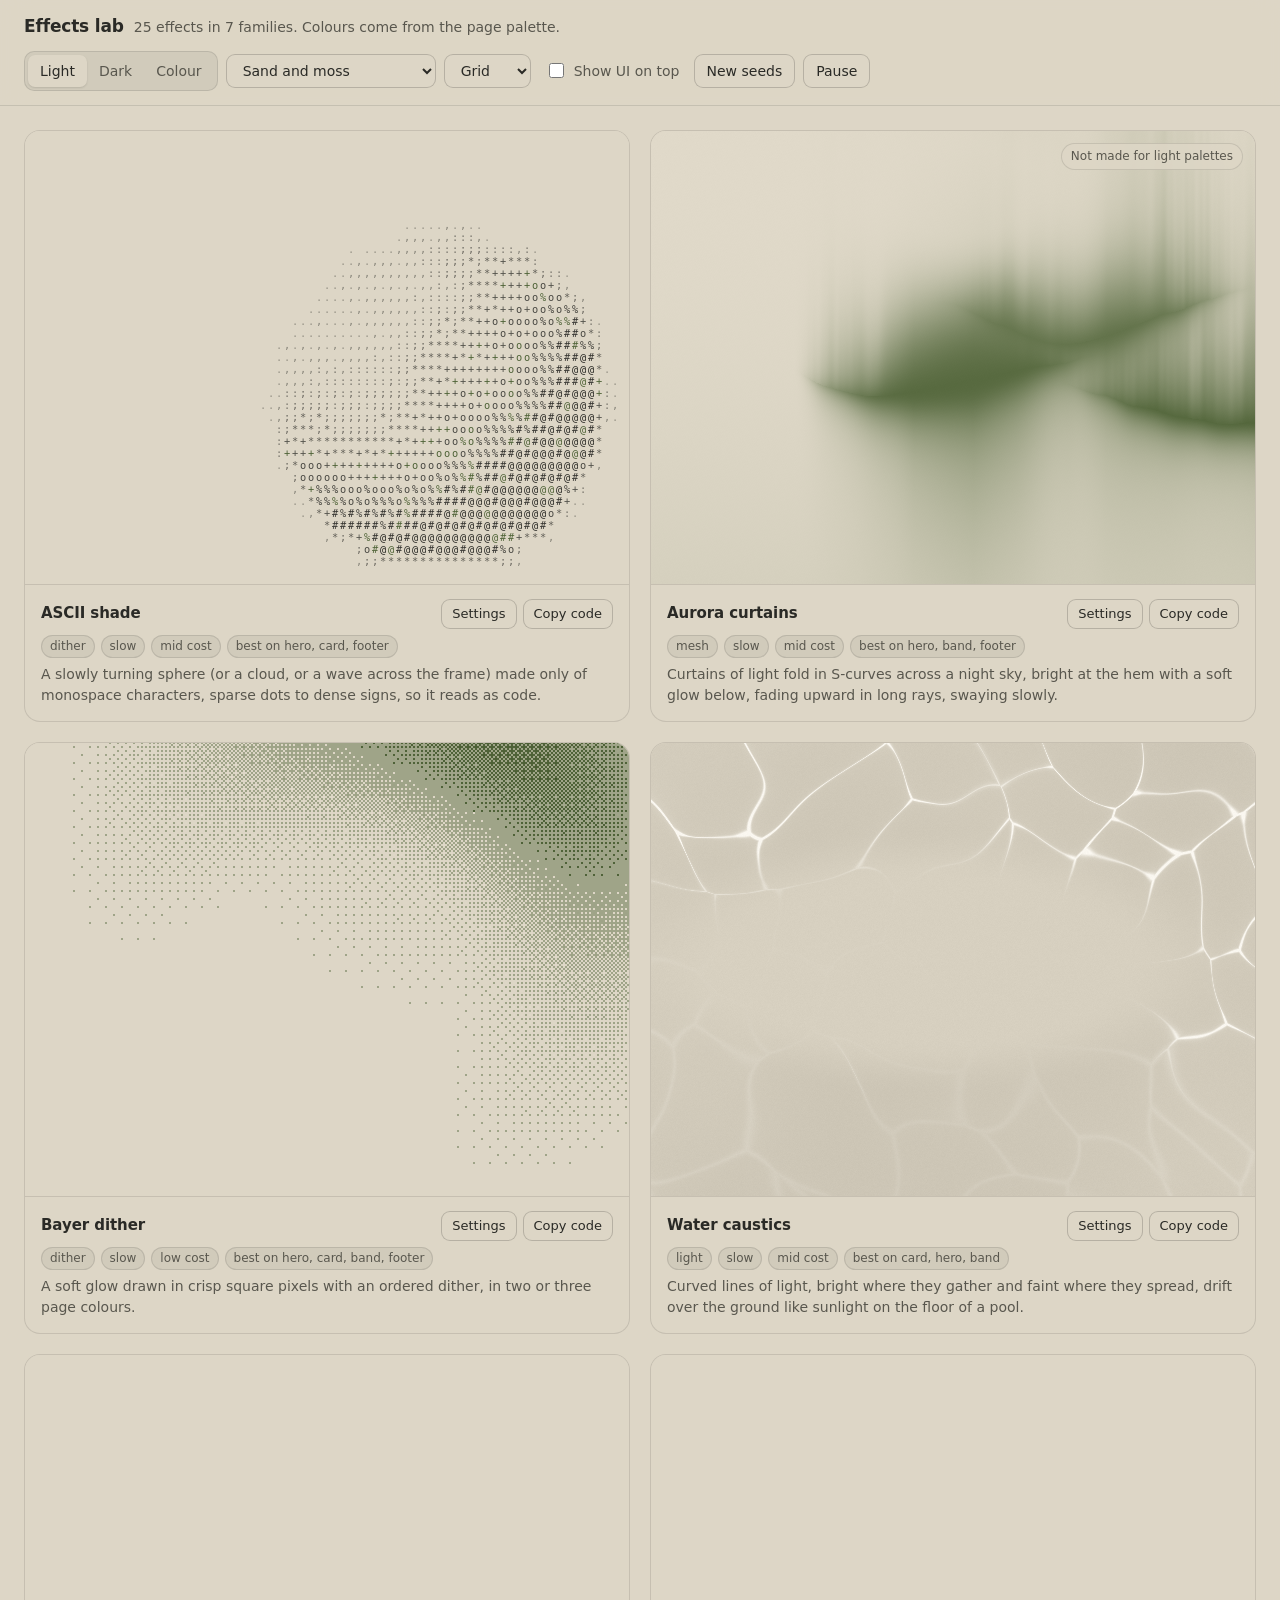
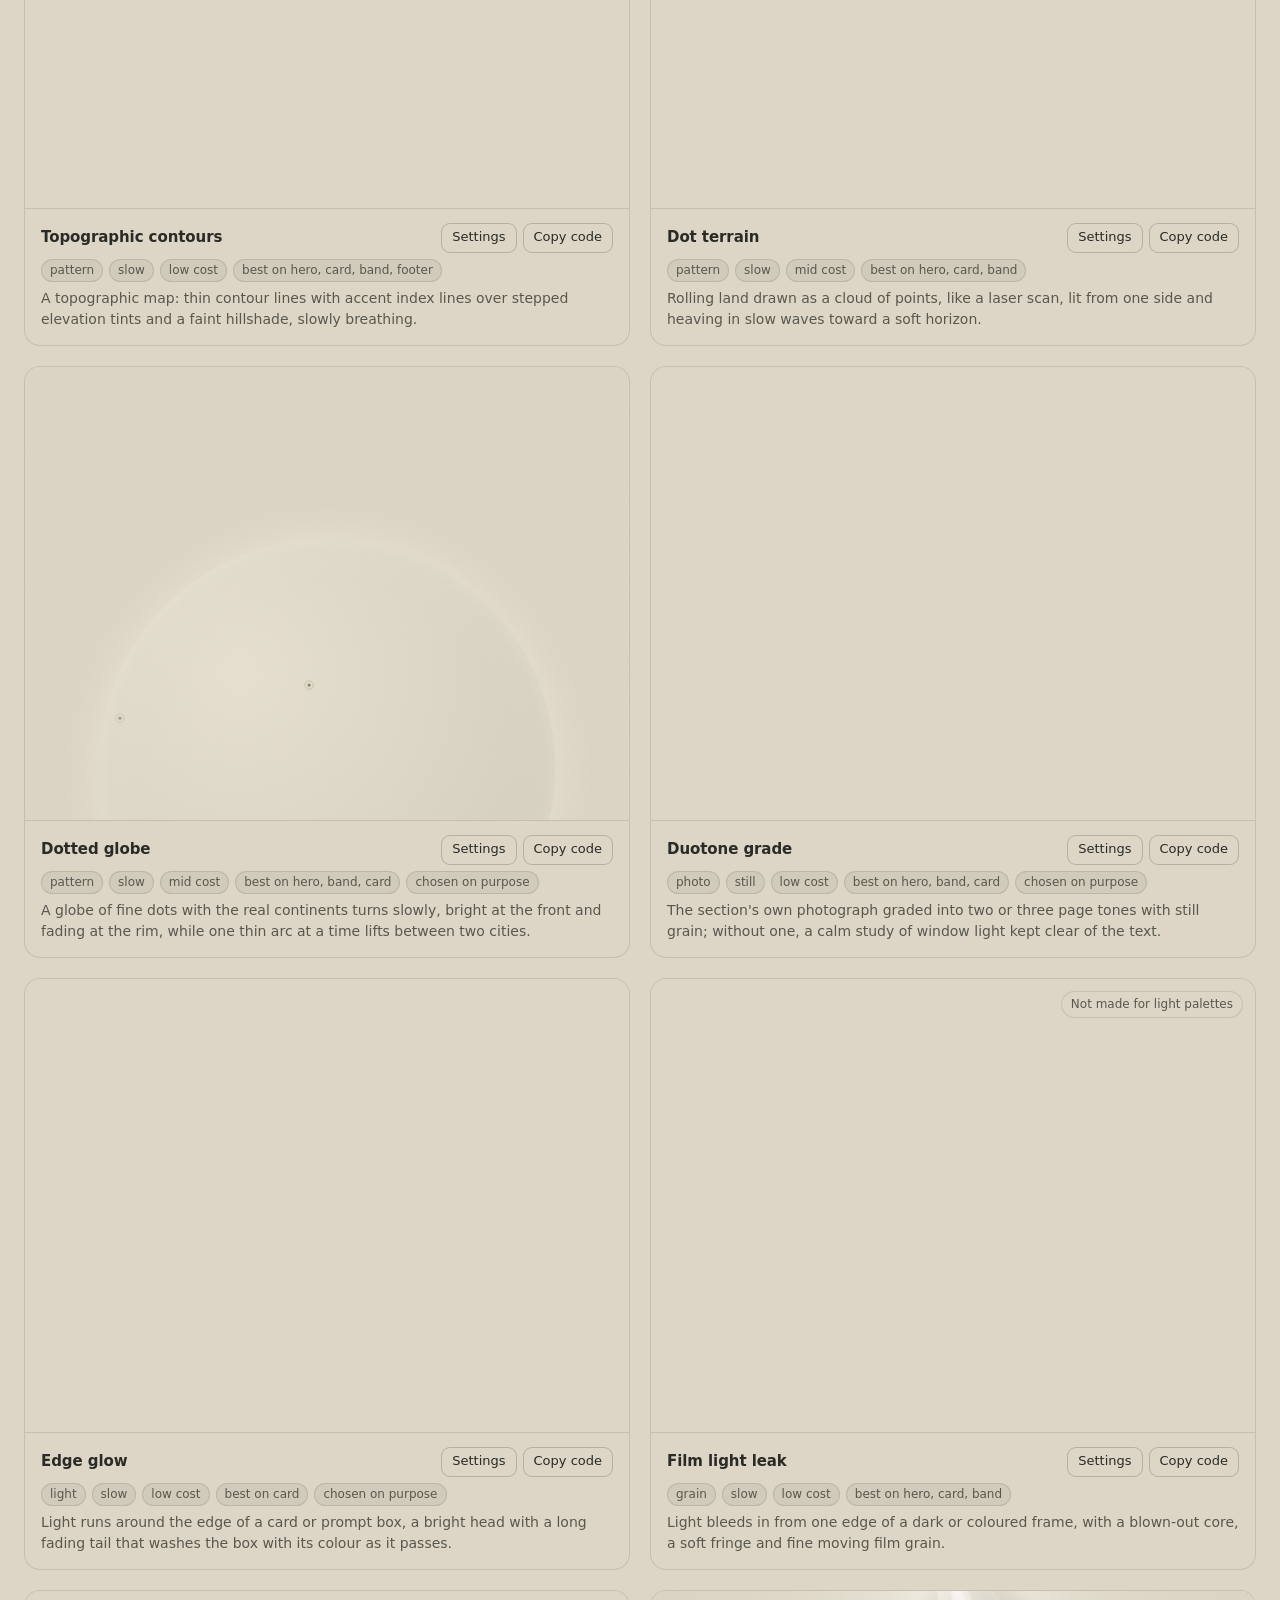
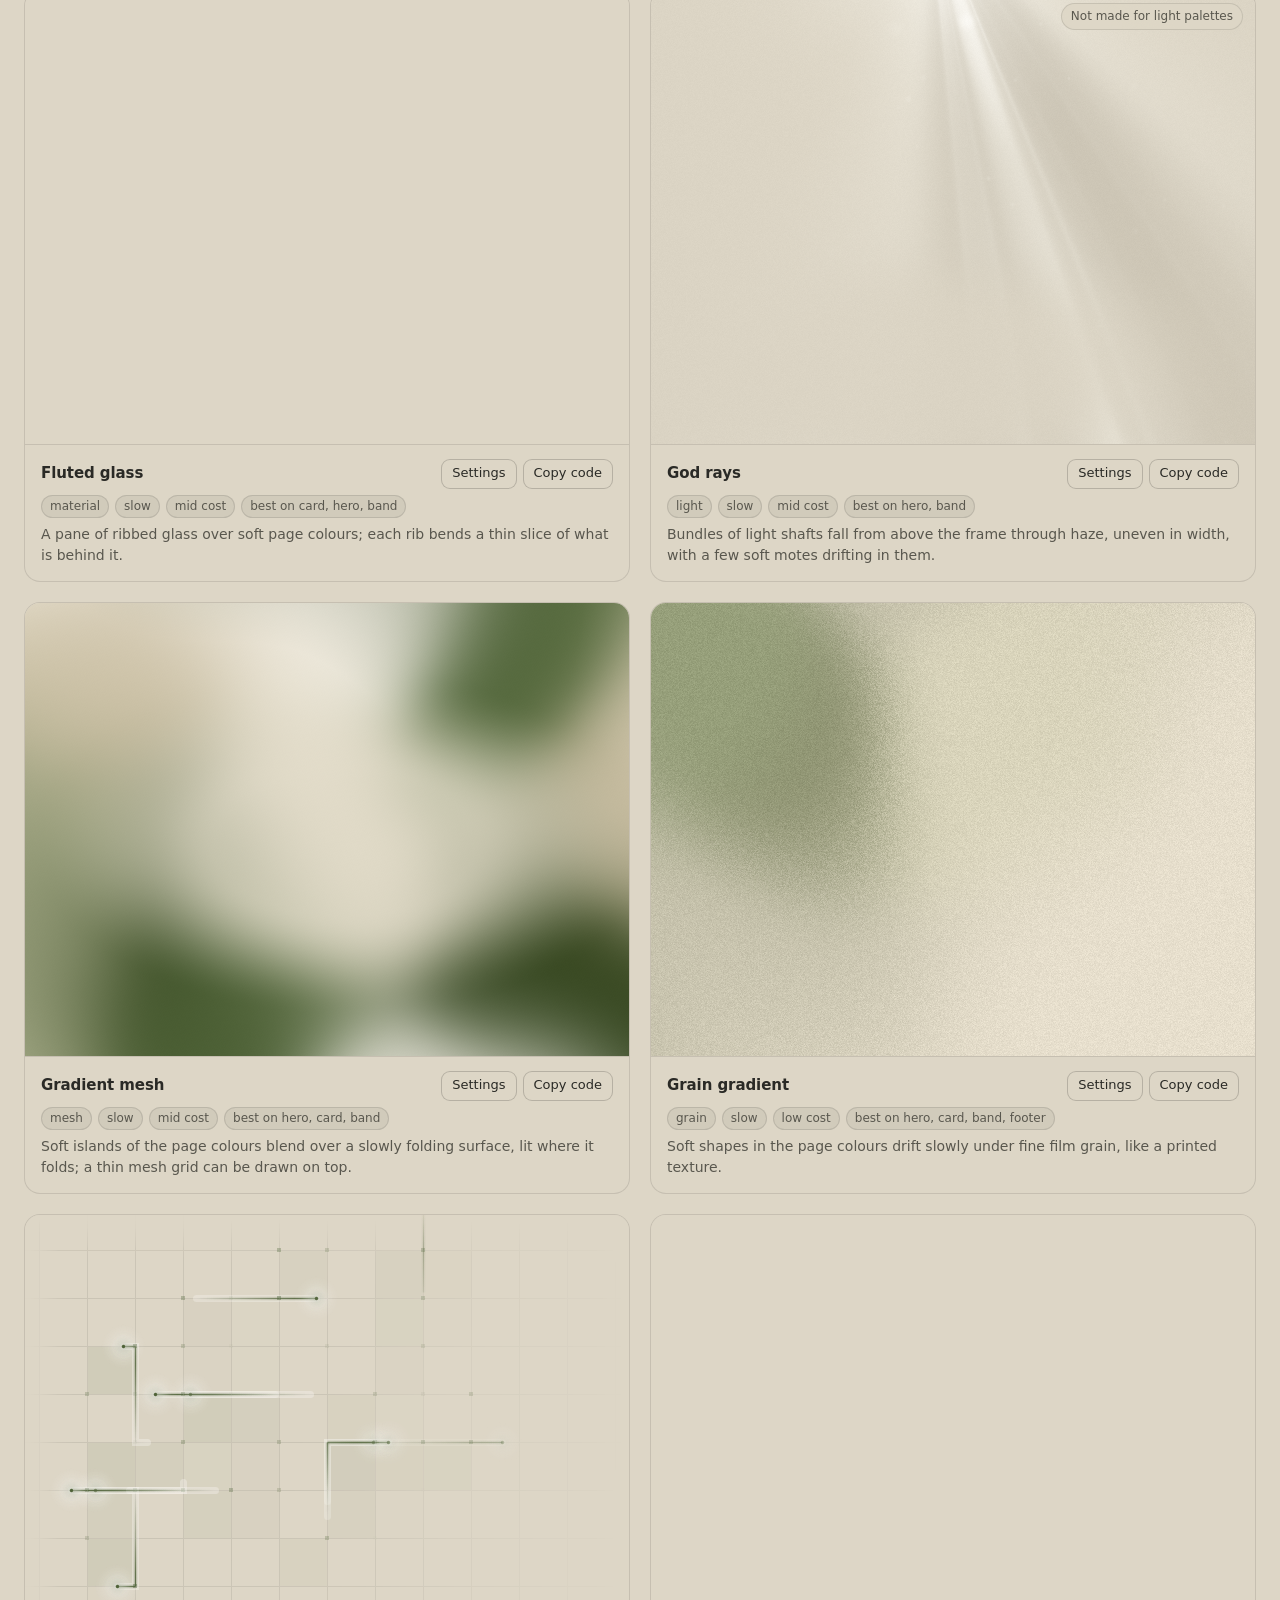
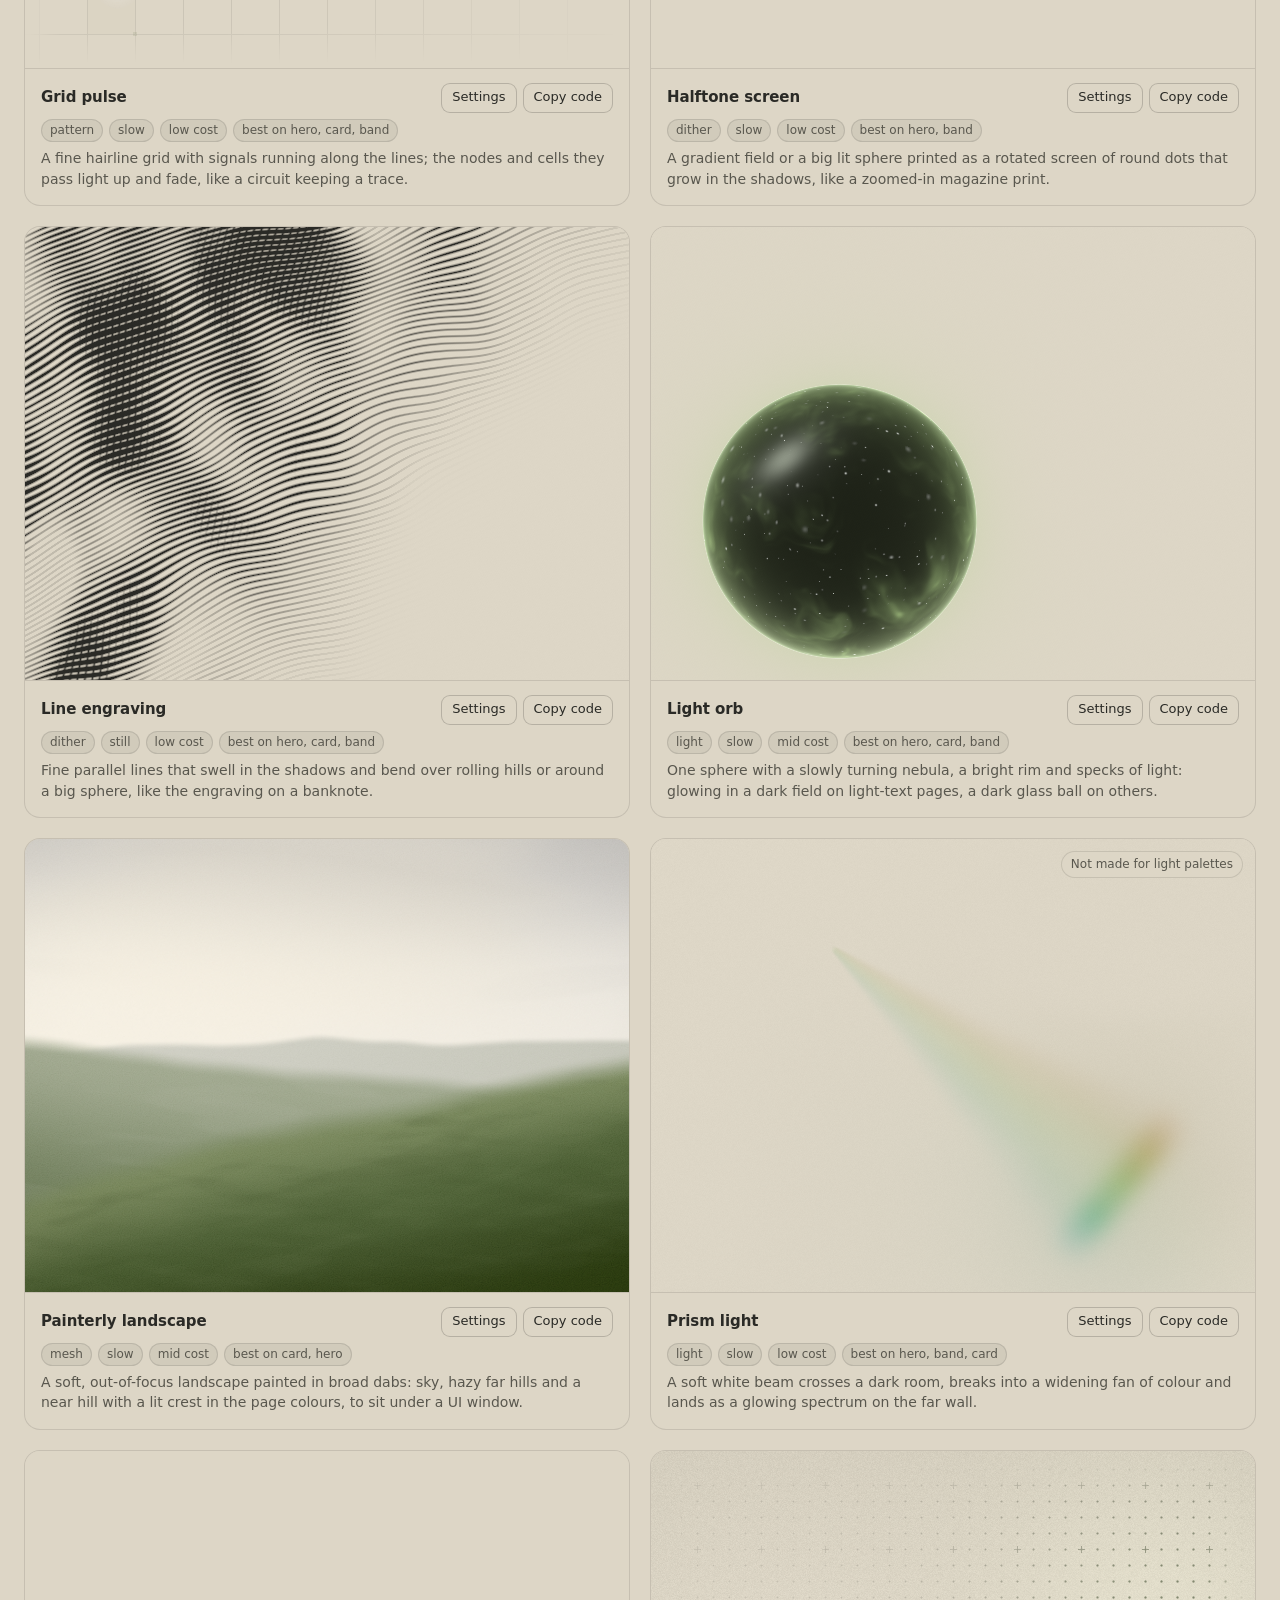
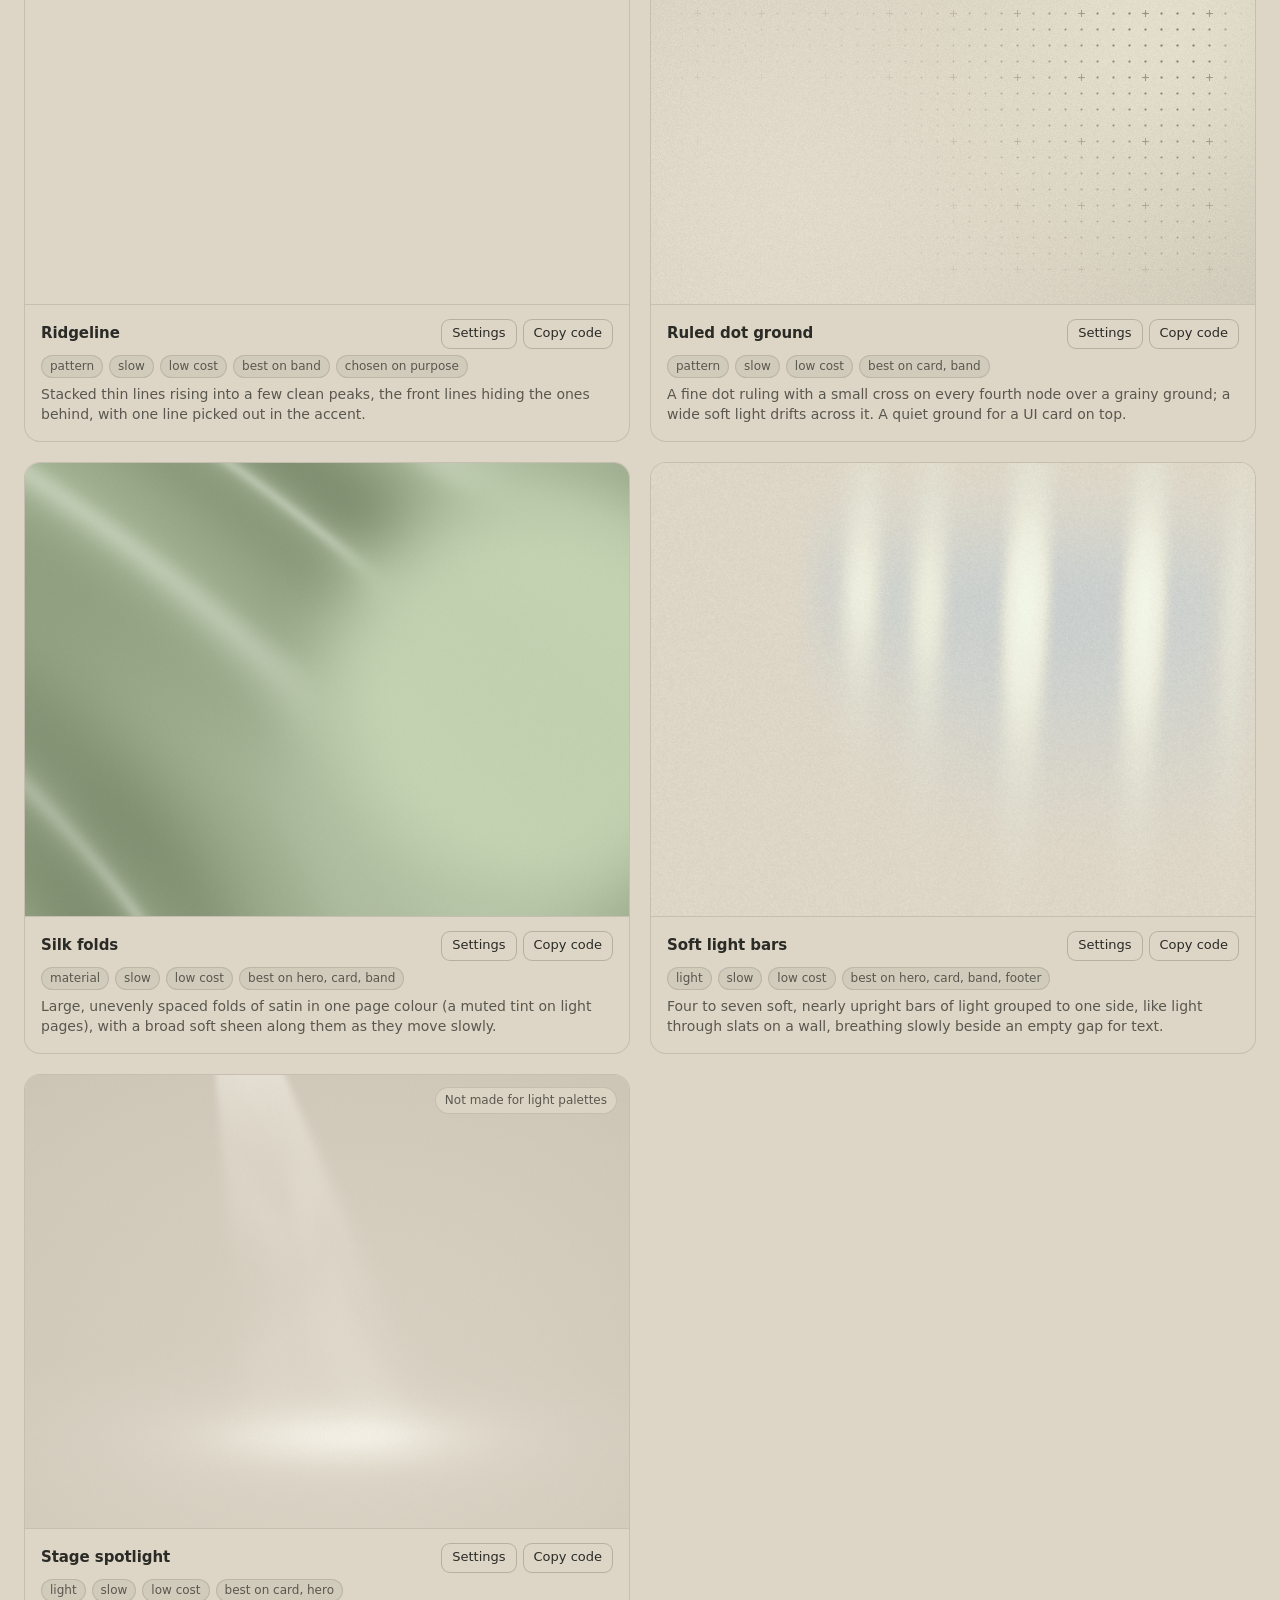
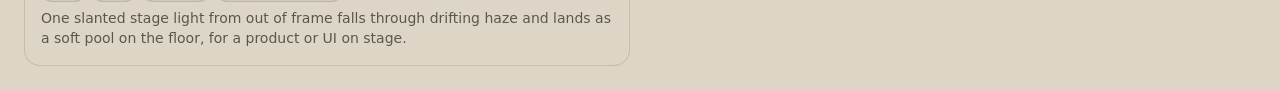
<file: .agents/skills/design-taste-frontend/assets/effects/lab.html>
<!doctype html>
<html lang="en">
<head>
<script>window.__tpGlMax = 16;   /* a gallery shows many live effects at once; a page of a site keeps the default 4 (fx.js) */</script>
<meta charset="utf-8">
<meta name="viewport" content="width=device-width, initial-scale=1">
<title>Effects lab</title>
<link rel="icon" href="data:,">
<style>
  :root {
    --bg: #ddd6c6; --surface: #d2cab8; --ink: #2a2a26; --muted: #59574e; --accent: #4f6238; --accent-ink: #ffffff;
    --line: color-mix(in oklab, var(--ink) 13%, transparent);
    --line-strong: color-mix(in oklab, var(--ink) 22%, transparent);
    --chip: color-mix(in oklab, var(--ink) 6%, var(--bg));
    --radius: 16px;
    color-scheme: light;
  }
  * { box-sizing: border-box; }
  html { -webkit-text-size-adjust: 100%; }
  body {
    margin: 0; background: var(--bg); color: var(--ink);
    font: 14px/1.45 ui-sans-serif, system-ui, -apple-system, "Segoe UI", Roboto, "Helvetica Neue", Arial, sans-serif;
    -webkit-font-smoothing: antialiased;
  }
  button, select, input { font: inherit; color: inherit; }
  .bar {
    position: sticky; top: 0; z-index: 20;
    display: flex; flex-wrap: wrap; align-items: center; justify-content: space-between; gap: 12px 20px;
    padding: 14px 24px; background: color-mix(in oklab, var(--bg) 90%, transparent);
    backdrop-filter: saturate(1.2) blur(14px); -webkit-backdrop-filter: saturate(1.2) blur(14px);
    border-bottom: 1px solid var(--line);
  }
  .title { display: flex; align-items: baseline; gap: 10px; min-width: 0; }
  .title h1 { margin: 0; font-size: 17px; font-weight: 640; letter-spacing: -0.01em; }
  .title p { margin: 0; color: var(--muted); white-space: nowrap; overflow: hidden; text-overflow: ellipsis; }
  .controls { display: flex; flex-wrap: wrap; align-items: center; gap: 8px; }
  .seg { display: inline-flex; padding: 3px; border-radius: 10px; background: var(--chip); border: 1px solid var(--line); }
  .seg button { border: 0; background: transparent; padding: 6px 12px; border-radius: 7px; cursor: pointer; color: var(--muted); }
  .seg button[aria-pressed="true"] { background: var(--bg); color: var(--ink); box-shadow: 0 1px 2px color-mix(in oklab, var(--ink) 14%, transparent); }
  .btn, select {
    height: 34px; padding: 0 12px; border-radius: 9px; border: 1px solid var(--line-strong); background: var(--bg);
    cursor: pointer; display: inline-flex; align-items: center; gap: 6px;
  }
  .btn:hover, select:hover { border-color: color-mix(in oklab, var(--ink) 35%, transparent); }
  .btn.primary { background: var(--ink); color: var(--bg); border-color: var(--ink); }
  label.check { display: inline-flex; align-items: center; gap: 7px; padding: 0 6px; cursor: pointer; color: var(--muted); }
  label.check input { accent-color: var(--accent); width: 15px; height: 15px; }
  select { max-width: 210px; }

  .grid {
    display: grid; gap: 20px; padding: 24px; max-width: 1680px; margin: 0 auto;
    grid-template-columns: repeat(auto-fit, minmax(min(100%, 400px), 1fr));
  }
  body[data-layout="wide"] .grid { grid-template-columns: 1fr; max-width: 1280px; }
  body[data-layout="hero"] .grid { grid-template-columns: 1fr; max-width: none; padding: 0; gap: 0; }
  .tile { border: 1px solid var(--line); border-radius: var(--radius); overflow: hidden; background: var(--bg); display: flex; flex-direction: column; min-width: 0; }
  body[data-layout="hero"] .tile { border-radius: 0; border-width: 0 0 1px; }
  .stage { position: relative; aspect-ratio: 4 / 3; overflow: hidden; }
  body[data-layout="wide"] .stage { aspect-ratio: 16 / 9; }
  body[data-layout="hero"] .stage { aspect-ratio: auto; height: 100vh; min-height: 560px; }
  .stage[data-unfit]::after {
    content: attr(data-unfit); position: absolute; top: 12px; right: 12px; padding: 4px 9px; border-radius: 999px;
    font-size: 12px; background: color-mix(in oklab, var(--bg) 85%, transparent); color: var(--muted); border: 1px solid var(--line);
  }

  /* sample content that sits on the effect */
  .sample { position: absolute; inset: 0; display: none; pointer-events: none; }
  body[data-ui="1"] .sample { display: block; }
  .sample-card {
    position: absolute; left: 22px; bottom: 22px; width: min(232px, calc(100% - 44px));
    display: grid; grid-template-columns: 36px 1fr; gap: 10px; align-items: center;
    padding: 12px 14px 12px 12px; border-radius: 12px; background: var(--surface); color: var(--ink);
    box-shadow: 0 1px 1px color-mix(in oklab, var(--ink) 8%, transparent), 0 10px 30px -12px rgb(0 0 0 / 0.3);
    border: 1px solid color-mix(in oklab, var(--ink) 8%, transparent);
  }
  .sample-card .ic {
    width: 36px; height: 36px; border-radius: 8px; background: var(--bg);
    background-image: radial-gradient(color-mix(in oklab, var(--ink) 55%, transparent) 1.1px, transparent 1.4px);
    background-size: 6px 6px; background-position: 3px 3px; border: 1px solid var(--line);
  }
  .sample-card b { display: block; font-size: 13px; font-weight: 600; }
  .sample-card span { display: block; font-size: 12px; color: var(--muted); font-variant-numeric: tabular-nums; }
  .sample-card .track { grid-column: 1 / -1; height: 4px; border-radius: 4px; background: color-mix(in oklab, var(--ink) 12%, transparent); position: relative; }
  .sample-card .track i { position: absolute; inset: 0 45% 0 0; border-radius: inherit; background: var(--accent); }
  .sample-head { position: absolute; left: 24px; top: 22px; right: 24px; color: var(--ink); }
  .sample-head b { display: block; font-size: clamp(18px, 2.2vw, 30px); font-weight: 640; letter-spacing: -0.02em; line-height: 1.1; max-width: 16ch; }
  .sample-head span { display: block; margin-top: 6px; color: var(--muted); max-width: 34ch; }
  body[data-layout="hero"] .sample-head { left: 48px; top: auto; bottom: 30vh; }
  body[data-layout="hero"] .sample-head b { font-size: clamp(36px, 5vw, 72px); }
  body[data-layout="hero"] .sample-card { left: 48px; bottom: 48px; }

  /* card layout: a feature card with an inset effect panel and a small UI window on it */
  .card-head { display: none; }
  body[data-layout="card"] .grid { grid-template-columns: repeat(auto-fit, minmax(min(100%, 460px), 1fr)); max-width: 1240px; gap: 16px; }
  body[data-layout="card"] .tile { padding: 22px; border: 0; background: color-mix(in oklab, var(--ink) 4.5%, var(--bg)); border-radius: 18px; }
  body[data-layout="card"] .card-head { display: block; }
  .card-head b { display: block; font-size: 15px; font-weight: 620; }
  .card-head p { margin: 4px 0 0; color: var(--muted); max-width: 52ch; }
  body[data-layout="card"] .stage { margin-top: 18px; border-radius: 12px; aspect-ratio: 16 / 10; }
  body[data-layout="card"] .info { display: none; }
  body[data-layout="card"] .sample { display: block; }
  body[data-layout="card"] .sample-head, body[data-layout="card"] .sample-card { display: none; }
  .window { display: none; }
  body[data-layout="card"] .window {
    display: block; position: absolute; left: 50%; top: 54%; transform: translate(-50%, -50%); width: 64%;
    border-radius: 10px; background: var(--surface); color: var(--ink);
    box-shadow: 0 1px 0 color-mix(in oklab, var(--ink) 6%, transparent), 0 18px 40px -16px rgb(0 0 0 / 0.35);
    border: 1px solid color-mix(in oklab, var(--ink) 10%, transparent); overflow: hidden; font-size: 12px;
  }
  .window .wbar { display: flex; align-items: center; gap: 5px; padding: 8px 10px; border-bottom: 1px solid var(--line); }
  .window .wbar i { width: 7px; height: 7px; border-radius: 50%; background: color-mix(in oklab, var(--ink) 22%, transparent); }
  .window .wbar span { margin-left: 8px; color: var(--muted); }
  .window .wbody { padding: 12px 12px 14px; display: grid; gap: 8px; }
  .window .wrow { display: flex; align-items: center; justify-content: space-between; gap: 10px; }
  .window .wrow em { font-style: normal; color: var(--muted); font-variant-numeric: tabular-nums; }
  .window .wbtn { justify-self: start; margin-top: 2px; padding: 5px 10px; border-radius: 7px; background: var(--accent); color: var(--accent-ink); font-weight: 600; }
  .info { padding: 14px 16px 16px; display: grid; gap: 4px; border-top: 1px solid var(--line); }
  body[data-layout="hero"] .info { display: none; }
  .info-top { display: flex; align-items: center; justify-content: space-between; gap: 12px; }
  .info h2 { margin: 0; font-size: 15px; font-weight: 620; letter-spacing: -0.005em; }
  .tags { display: flex; flex-wrap: wrap; gap: 6px; margin: 2px 0 2px; }
  .tags span { font-size: 12px; padding: 2px 8px; border-radius: 999px; background: var(--chip); color: var(--muted); border: 1px solid var(--line); }
  .look { margin: 0; color: var(--muted); }
  .actions { display: flex; gap: 6px; flex: none; }
  .actions .btn { height: 30px; padding: 0 10px; font-size: 13px; }

  .params { display: none; padding: 4px 16px 16px; gap: 10px 18px; grid-template-columns: repeat(auto-fill, minmax(170px, 1fr)); }
  .tile.open .params { display: grid; }
  .param { display: grid; gap: 4px; }
  .param label { display: flex; justify-content: space-between; font-size: 12px; color: var(--muted); }
  .param output { color: var(--ink); font-variant-numeric: tabular-nums; }
  .param input[type=range] { width: 100%; accent-color: var(--ink); margin: 0; }
  .params .row { grid-column: 1 / -1; display: flex; gap: 8px; align-items: center; }
  .params .row input { width: 90px; height: 30px; border-radius: 8px; border: 1px solid var(--line-strong); background: var(--bg); padding: 0 8px; }

  .empty { padding: 80px 24px; text-align: center; color: var(--muted); }
  .toast {
    position: fixed; left: 50%; bottom: 24px; transform: translate(-50%, 20px); opacity: 0; pointer-events: none;
    background: var(--ink); color: var(--bg); padding: 9px 14px; border-radius: 10px; transition: .25s ease; z-index: 30;
  }
  .toast.on { opacity: 1; transform: translate(-50%, 0); }
  @media (max-width: 640px) {
    .bar { padding: 12px 16px; }
    .grid { padding: 16px; gap: 16px; }
    .title p { display: none; }
  }
</style>
</head>
<body data-layout="grid">
<header class="bar">
  <div class="title">
    <h1>Effects lab</h1>
    <p id="count"></p>
  </div>
  <div class="controls">
    <div class="seg" role="group" aria-label="Palette type">
      <button type="button" data-kind="light">Light</button>
      <button type="button" data-kind="dark">Dark</button>
      <button type="button" data-kind="colour">Colour</button>
    </div>
    <select id="pal" aria-label="Palette"></select>
    <select id="layout" aria-label="Layout"><option value="grid">Grid</option><option value="card">Cards</option><option value="wide">Wide</option><option value="hero">Hero</option></select>
    <label class="check"><input type="checkbox" id="ui"> Show UI on top</label>
    <button type="button" class="btn" id="reseed">New seeds</button>
    <button type="button" class="btn" id="pause">Pause</button>
  </div>
</header>
<main class="grid" id="grid"></main>
<div class="toast" id="toast" role="status"></div>
<script id="palettes" type="application/json">[{"id":"white-link-blue","name":"Sheet and biro","bg":"#ffffff","surface":"#f4f4f4","ink":"#111111","muted":"#6b6b6b","accent":"#1a4be0","accentInk":"#ffffff"},{"id":"cool-white-slate","name":"Frost and slate","bg":"#f7f9fa","surface":"#ecf0f2","ink":"#1f3038","muted":"#5d6b72","accent":"#0d7480","accentInk":"#ffffff"},{"id":"rose-grey-green","name":"Rose grey, green","bg":"#ebe5e3","surface":"#e1dad7","ink":"#2b2622","muted":"#6a615d","accent":"#0f7d45","accentInk":"#ffffff"},{"id":"paper-grey-brass","name":"Newsprint and brass","bg":"#e8e8e3","surface":"#dcdcd6","ink":"#181715","muted":"#63625c","accent":"#bfb21a","accentInk":"#181715"},{"id":"stone-blueprint","name":"Stone and blueprint","bg":"#dfdedb","surface":"#d3d2ce","ink":"#26251e","muted":"#5f5d55","accent":"#2456d6","accentInk":"#ffffff"},{"id":"white-navy-tab","name":"Navy on white","bg":"#ffffff","surface":"#f4f4f2","ink":"#1f2b4d","muted":"#6a7186","accent":"#f7941d","accentInk":"#1f2b4d"},{"id":"three-stones","name":"Three stones","bg":"#eeecea","surface":"#e4e1dd","ink":"#333231","muted":"#6b6763","accent":"#5c6b54","accentInk":"#ffffff"},{"id":"putty-black-teal","name":"Putty and black","bg":"#dedad3","surface":"#d3cec6","ink":"#0a0a0a","muted":"#5c5852","accent":"#256f82","accentInk":"#ffffff"},{"id":"moss-sand","name":"Sand and moss","bg":"#ddd6c6","surface":"#d2cab8","ink":"#2a2a26","muted":"#59574e","accent":"#4f6238","accentInk":"#ffffff"},{"id":"green-mat-chocolate","name":"Bone, green, chocolate","bg":"#e5e1d8","surface":"#dad5ca","ink":"#2a1d17","muted":"#6b5b51","accent":"#456f3a","accentInk":"#ffffff"},{"id":"lunar-grey-bronze","name":"Lunar and bronze","bg":"#111111","surface":"#1c1c1c","ink":"#f2f2f2","muted":"#8f8f8f","accent":"#a08672","accentInk":"#111111"},{"id":"blue-black-cornflower","name":"Night and sky blue","bg":"#0a0d14","surface":"#131824","ink":"#e9edf3","muted":"#8891a1","accent":"#5ab9fc","accentInk":"#0a0d14"},{"id":"green-black-bone","name":"Green-black and bone","bg":"#161c1a","surface":"#1f2725","ink":"#e3e2da","muted":"#8e948d","accent":"#9fc7b8","accentInk":"#161c1a"},{"id":"black-crimson","name":"Black and crimson","bg":"#0a0a0a","surface":"#151515","ink":"#efefef","muted":"#8c8c8c","accent":"#b11226","accentInk":"#ffffff"},{"id":"forest-pale-lime","name":"Forest and lime","bg":"#0f1f10","surface":"#162a17","ink":"#ffffff","muted":"#9aa39a","accent":"#c6f19d","accentInk":"#0f1f10"},{"id":"charcoal-room-sage","name":"Charcoal and sage","bg":"#1c1c1c","surface":"#262626","ink":"#f1f1ef","muted":"#9a9b96","accent":"#8fa68e","accentInk":"#1c1c1c"},{"id":"warm-black-gold","name":"Warm black, gold","bg":"#0c0a08","surface":"#181512","ink":"#ffffff","muted":"#8f8a84","accent":"#c9a45a","accentInk":"#0c0a08"},{"id":"graphite-safety-orange","name":"Graphite and orange","bg":"#18191b","surface":"#222427","ink":"#eff0f1","muted":"#9c9ea3","accent":"#ff4a1f","accentInk":"#18191b"},{"id":"soot-pale-lime","name":"Soot and lime","bg":"#0f0f0f","surface":"#1a1a1a","ink":"#ffffff","muted":"#8f8f8f","accent":"#dafa9c","accentInk":"#0f0f0f"},{"id":"plum-black-pink","name":"Plum-black and pink","bg":"#0d060b","surface":"#1b0e17","ink":"#ffffff","muted":"#9a8f97","accent":"#ff488b","accentInk":"#0d060b"},{"id":"white-signal-red","name":"Signal red, white","bg":"#ffffff","surface":"#f2f2f2","ink":"#0a0a0a","muted":"#6b6b6b","accent":"#d92b21","accentInk":"#ffffff"},{"id":"white-mint-tiles","name":"Greys and mint","bg":"#ffffff","surface":"#f3f3f3","ink":"#232323","muted":"#6e6e6e","accent":"#a1ffcb","accentInk":"#232323"},{"id":"cool-grey-cobalt","name":"Cool grey, cobalt","bg":"#eef0f3","surface":"#e2e5ea","ink":"#0b0c0e","muted":"#5d6470","accent":"#1f2de6","accentInk":"#ffffff"},{"id":"offwhite-bottle-yellow","name":"Bottle ink, yellow","bg":"#f7f7f7","surface":"#ebebeb","ink":"#0d2a1c","muted":"#5f6b64","accent":"#f6e016","accentInk":"#0d2a1c"},{"id":"teal-on-paper","name":"Teal on paper","bg":"#f7f9f8","surface":"#ebf0ee","ink":"#06525c","muted":"#2f737d","accent":"#06525c","accentInk":"#f7f9f8"},{"id":"navy-pink","name":"Navy and pink","bg":"#1a2039","surface":"#212846","ink":"#f9a3c0","muted":"#b9879c","accent":"#f9a3c0","accentInk":"#1a2039"},{"id":"blush-aubergine","name":"Blush and aubergine","bg":"#edccbe","surface":"#e8c2b2","ink":"#351a2b","muted":"#6c4857","accent":"#351a2b","accentInk":"#edccbe"},{"id":"cobalt-on-sand","name":"Cobalt on sand","bg":"#e6dbc7","surface":"#ddd0b9","ink":"#062b8a","muted":"#3a5aa8","accent":"#062b8a","accentInk":"#e6dbc7"},{"id":"oxblood-grey","name":"Oxblood and grey","bg":"#e2e2e2","surface":"#d6d6d6","ink":"#7d0c14","muted":"#7a4a4e","accent":"#7d0c14","accentInk":"#e2e2e2"},{"id":"olive-on-bone","name":"Olive on bone","bg":"#ecebe7","surface":"#e1dfd9","ink":"#38450f","muted":"#5d683a","accent":"#38450f","accentInk":"#ecebe7"},{"id":"burgundy-bubblegum","name":"Burgundy and bubblegum","bg":"#3d0012","surface":"#4d0519","ink":"#ff99d3","muted":"#c77aa0","accent":"#ff99d3","accentInk":"#3d0012"},{"id":"bottle-green-gold","name":"Bottle green, gold","bg":"#133621","surface":"#1a4429","ink":"#f4d96c","muted":"#b3a55e","accent":"#f4d96c","accentInk":"#133621"},{"id":"cobalt-field","name":"Cobalt field","bg":"#0034eb","surface":"#002fd6","ink":"#ffffff","muted":"#dfe4f2","accent":"#e9e34a","accentInk":"#111111"},{"id":"mustard-field","name":"Mustard and black","bg":"#e1ac10","surface":"#cd9d0f","ink":"#0b0b0b","muted":"#4d3d0a","accent":"#24338f","accentInk":"#ffffff"},{"id":"carmine-field","name":"Carmine field","bg":"#9c1220","surface":"#8a101c","ink":"#ffffff","muted":"#f0b9bd","accent":"#ffd9dc","accentInk":"#9c1220"},{"id":"pink-field-lime","name":"Bubblegum and lime","bg":"#ff87ab","surface":"#ff739d","ink":"#0a0a0a","muted":"#6b1f3a","accent":"#def915","accentInk":"#0a0a0a"},{"id":"sky-field-navy","name":"Sky and navy","bg":"#6bb4ee","surface":"#7dbdf0","ink":"#0e1822","muted":"#1b3d5c","accent":"#ff5a1f","accentInk":"#0e1822"},{"id":"orange-field-black","name":"Orange and black","bg":"#ff7a1f","surface":"#ff8633","ink":"#050f16","muted":"#5a2306","accent":"#050f16","accentInk":"#ff7a1f"},{"id":"tobacco-olive","name":"Tobacco and olive","bg":"#472913","surface":"#55321a","ink":"#e4e0cf","muted":"#b39f84","accent":"#525e1b","accentInk":"#e4e0cf"},{"id":"poster-chapters","name":"Poster chapters","bg":"#e6e0d2","surface":"#dcd5c5","ink":"#1a1a1a","muted":"#5f5b52","accent":"#18bc42","accentInk":"#1a1a1a"},{"id":"blue-red-black","name":"Blue, red, black","bg":"#ffffff","surface":"#f3f3f3","ink":"#0a0a0a","muted":"#6b6b6b","accent":"#1f30e0","accentInk":"#ffffff"},{"id":"charcoal-primaries","name":"Charcoal and primaries","bg":"#191919","surface":"#242424","ink":"#ffffff","muted":"#9a9a9a","accent":"#0c7866","accentInk":"#ffffff"},{"id":"ultramarine-yellow","name":"Ultramarine and yellow","bg":"#1423b8","surface":"#1220a6","ink":"#ffffff","muted":"#e4e2d6","accent":"#1fc27a","accentInk":"#0a0a0a"},{"id":"candy-chapters","name":"Candy chapters","bg":"#ffd249","surface":"#f5c63c","ink":"#0a0a0a","muted":"#5e4a0a","accent":"#f53fd6","accentInk":"#0a0a0a"},{"id":"orange-sky-lime","name":"Orange, sky, lime","bg":"#ff8126","surface":"#ff8d3a","ink":"#111111","muted":"#5c2a05","accent":"#de194b","accentInk":"#ffffff"},{"id":"post-red-mustard","name":"Post red, mustard","bg":"#e2dccf","surface":"#d7d0c1","ink":"#2a1110","muted":"#6b524c","accent":"#4a6f84","accentInk":"#ffffff"},{"id":"mint-orange-grey","name":"Grey, mint, orange","bg":"#ffffff","surface":"#f5f5f5","ink":"#000000","muted":"#666666","accent":"#a7ff9c","accentInk":"#000000"},{"id":"report-blocks","name":"Report blocks","bg":"#ffffff","surface":"#f6f6f6","ink":"#000000","muted":"#5f5f5f","accent":"#fe7141","accentInk":"#000000"},{"id":"card-pastels","name":"Card pastels","bg":"#f7f7f5","surface":"#ebebe8","ink":"#000000","muted":"#666662","accent":"#d0106f","accentInk":"#ffffff"},{"id":"mint-pink-accounts","name":"Mint and pink","bg":"#f8f8f8","surface":"#eeeeee","ink":"#0a0a0a","muted":"#6a6a6a","accent":"#1f6b3a","accentInk":"#ffffff"},{"id":"swap-pastels","name":"Swapping pastels","bg":"#c3d7e5","surface":"#d0e0eb","ink":"#141414","muted":"#4a5068","accent":"#0f5257","accentInk":"#ffffff"},{"id":"blush-sage-slate","name":"Blush, sage, slate","bg":"#a6b3bc","surface":"#b2bdc5","ink":"#1c1c1c","muted":"#38424a","accent":"#2c3620","accentInk":"#e3e2da"},{"id":"candy-on-black","name":"Candy on black","bg":"#000000","surface":"#0d0d0d","ink":"#ffffff","muted":"#999999","accent":"#93f1f7","accentInk":"#000000"},{"id":"sky-sand","name":"Sky and sand","bg":"#cbe4f2","surface":"#bcdcee","ink":"#0a0a0a","muted":"#44606e","accent":"#b0298f","accentInk":"#ffffff"},{"id":"studio-grey","name":"Studio grey","bg":"#a8a8aa","surface":"#b4b4b6","ink":"#0e0e0e","muted":"#3a3a3c","accent":"#1f5c49","accentInk":"#ffffff"},{"id":"walnut-tan","name":"Walnut and tan","bg":"#2b2216","surface":"#382d1e","ink":"#e4e2da","muted":"#a39a8b","accent":"#bda38b","accentInk":"#2b2216"}]</script>
<script id="presets" type="application/json">{"light":"moss-sand","dark":"blue-black-cornflower","colour":"cobalt-field"}</script>
<script type="module">
  import fx from './fx.js';

  const q = new URLSearchParams(location.search);
  const PALETTES = JSON.parse(document.getElementById('palettes').textContent);
  const PRESETS = JSON.parse(document.getElementById('presets').textContent);
  const byId = Object.fromEntries(PALETTES.map(p => [p.id, p]));
  const $ = s => document.querySelector(s);
  const grid = $('#grid');

  if (q.has('fallback')) fx.config.forceFallback = true;
  if (q.has('webgl1')) fx.config.forceWebGL1 = true;
  if (q.has('time')) fx.setClock(+q.get('time'));
  document.body.dataset.layout = ['wide', 'hero', 'card'].includes(q.get('layout')) ? q.get('layout') : 'grid';
  $('#layout').value = document.body.dataset.layout;
  $('#layout').addEventListener('change', e => { document.body.dataset.layout = e.target.value; syncUrl(); });
  document.body.dataset.ui = q.get('ui') === '1' ? '1' : '0';
  $('#ui').checked = document.body.dataset.ui === '1';

  let palette = pickPalette(q.get('palette') || 'light');
  let paused = false;
  const tiles = [];

  function pickPalette(key) {
    const id = PRESETS[key] || key;
    return byId[id] || byId[PRESETS.light] || PALETTES[0];
  }
  function applyPalette(p) {
    const r = document.documentElement.style;
    r.setProperty('--bg', p.bg); r.setProperty('--surface', p.surface); r.setProperty('--ink', p.ink);
    r.setProperty('--muted', p.muted); r.setProperty('--accent', p.accent); r.setProperty('--accent-ink', p.accentInk);
    document.documentElement.style.colorScheme = fx.paletteKind(p) === 'light' ? 'light' : 'dark';
    const kind = fx.paletteKind(p);
    for (const b of document.querySelectorAll('.seg button')) b.setAttribute('aria-pressed', String(PRESETS[b.dataset.kind] === p.id));
    $('#pal').value = p.id;
    for (const t of tiles) {
      const fits = t.meta.palettes.includes(kind);
      if (fits) t.stage.removeAttribute('data-unfit'); else t.stage.setAttribute('data-unfit', `Not made for ${kind} palettes`);
      t.ctrl?.setPalette(fx.normalizePalette(p));
    }
  }
  function toast(msg) {
    const el = $('#toast'); el.textContent = msg; el.classList.add('on');
    clearTimeout(toast.t); toast.t = setTimeout(() => el.classList.remove('on'), 1600);
  }
  const fmt = (v, d) => (d.step && d.step >= 1 ? String(Math.round(v)) : (+v).toFixed(2));

  function snippet(t) {
    const p = t.ctrl.params, d = t.meta.params || {};
    const changed = Object.fromEntries(Object.entries(p).filter(([k, v]) => d[k] && v !== d[k].default));
    const attrs = [`data-fx="${t.meta.id}"`, `data-fx-seed="${t.ctrl.seed}"`];
    if (Object.keys(changed).length) attrs.push(`data-fx-params='${JSON.stringify(changed)}'`);
    return `<div ${attrs.join(' ')}></div>`;
  }

  function buildTile(meta, i) {
    const tile = document.createElement('article');
    tile.className = 'tile';
    tile.dataset.id = meta.id;
    tile.innerHTML = `
      <div class="card-head"><b></b><p></p></div>
      <div class="stage">
        <div class="sample" aria-hidden="true">
          <div class="window"><div class="wbar"><i></i><i></i><i></i><span>Settings</span></div>
            <div class="wbody"><div class="wrow"><span>Grain</span><em>0.60</em></div><div class="wrow"><span>Speed</span><em>0.50</em></div><span class="wbtn">Apply</span></div></div>
          <div class="sample-head"><b>A headline sits here</b><span>Secondary text, to check contrast on the effect.</span></div>
          <div class="sample-card"><div class="ic"></div><div><b></b><span></span></div><div class="track"><i></i></div></div>
        </div>
      </div>
      <div class="info">
        <div class="info-top">
          <h2></h2>
          <div class="actions">
            <button type="button" class="btn" data-act="params" aria-expanded="false">Settings</button>
            <button type="button" class="btn" data-act="copy">Copy code</button>
          </div>
        </div>
        <div class="tags"></div>
        <p class="look"></p>
      </div>
      <div class="params"></div>`;
    tile.querySelector('h2').textContent = meta.name;
    tile.querySelector('.card-head b').textContent = meta.name;
    tile.querySelector('.card-head p').textContent = meta.look;
    tile.querySelector('.window .wbar span').textContent = meta.name;
    const wk = Object.keys(meta.params || {}).slice(0, 2);
    tile.querySelectorAll('.window .wrow').forEach((row, n) => {
      const k = wk[n];
      if (!k) { row.remove(); return; }
      row.querySelector('span').textContent = k[0].toUpperCase() + k.slice(1);
      row.querySelector('em').textContent = fmt(meta.params[k].default, meta.params[k]);
    });
    tile.querySelector('.look').textContent = meta.look;
    tile.querySelector('.sample-card b').textContent = meta.name;
    const keys = Object.keys(meta.params || {}).slice(0, 2);
    tile.querySelector('.sample-card span').textContent = keys.map(k => `${k} ${fmt(meta.params[k].default, meta.params[k])}`).join(' · ');
    const tags = [meta.family, meta.motion, `${meta.cost} cost`, `best on ${meta.bestOn.join(', ')}`, ...(meta.random === false ? ['chosen on purpose'] : [])];
    tile.querySelector('.tags').append(...tags.map(s => Object.assign(document.createElement('span'), { textContent: s })));
    const stage = tile.querySelector('.stage');
    const seed = q.has('seed') ? (+q.get('seed') + i * 101) : 1000 + i * 37;
    const t = { meta, tile, stage, seed, ctrl: null };
    tile.querySelector('[data-act="copy"]').addEventListener('click', async () => {
      if (!t.ctrl) return;
      try { await navigator.clipboard.writeText(snippet(t)); toast('Code copied'); }
      catch (_) { prompt('Copy this code', snippet(t)); }
    });
    tile.querySelector('[data-act="params"]').addEventListener('click', e => {
      const open = tile.classList.toggle('open');
      e.currentTarget.setAttribute('aria-expanded', String(open));
    });
    buildParams(t);
    return t;
  }

  function buildParams(t) {
    const box = t.tile.querySelector('.params');
    box.innerHTML = '';
    for (const [k, d] of Object.entries(t.meta.params || {})) {
      const id = `${t.meta.id}-${k}`;
      const row = document.createElement('div');
      row.className = 'param';
      row.innerHTML = `<label for="${id}"><span>${k}</span><output></output></label><input type="range" id="${id}">`;
      const inp = row.querySelector('input'), out = row.querySelector('output');
      inp.min = d.min; inp.max = d.max; inp.step = d.step || (d.max - d.min) / 100; inp.value = d.default;
      out.textContent = fmt(d.default, d);
      inp.addEventListener('input', () => { out.textContent = fmt(+inp.value, d); t.ctrl?.set({ [k]: +inp.value }); });
      box.append(row);
    }
    const row = document.createElement('div');
    row.className = 'row';
    row.innerHTML = `<span>Seed</span><input type="number" min="0" max="9999" step="1"><button type="button" class="btn">Reset</button>`;
    const seedIn = row.querySelector('input');
    seedIn.value = t.seed;
    seedIn.addEventListener('change', () => { t.seed = +seedIn.value || 0; remount(t); });
    row.querySelector('button').addEventListener('click', () => { buildParams(t); remount(t); });
    box.append(row);
  }

  async function remount(t, params) {
    t.ctrl = await fx.mount(t.stage, t.meta.id, { palette: fx.normalizePalette(palette), params: params || currentParams(t), seed: t.seed });
    if (paused) t.ctrl.pause();
    t.tile.querySelector('.params .row input').value = t.seed;
    // the seed may place the calm area and focal point (fx.compose): show the values in use
    for (const [k, d] of Object.entries(t.meta.params || {})) {
      const inp = t.tile.querySelector(`#${t.meta.id}-${k}`);
      if (inp && t.ctrl.params[k] != null) { inp.value = t.ctrl.params[k]; inp.previousElementSibling.querySelector('output').textContent = fmt(t.ctrl.params[k], d); }
    }
  }
  function currentParams(t) {
    const out = {};
    for (const inp of t.tile.querySelectorAll('.param input')) out[inp.id.slice(t.meta.id.length + 1)] = +inp.value;
    return out;
  }

  // controls
  for (const b of document.querySelectorAll('.seg button')) {
    b.addEventListener('click', () => { palette = pickPalette(b.dataset.kind); applyPalette(palette); syncUrl(); });
  }
  const sel = $('#pal');
  const groups = { light: [], dark: [], colour: [] };
  for (const p of PALETTES) groups[fx.paletteKind(p)].push(p);
  for (const [k, list] of Object.entries(groups)) {
    const og = document.createElement('optgroup');
    og.label = k[0].toUpperCase() + k.slice(1);
    for (const p of list) og.append(new Option(p.name, p.id));
    sel.append(og);
  }
  sel.addEventListener('change', () => { palette = pickPalette(sel.value); applyPalette(palette); syncUrl(); });
  $('#ui').addEventListener('change', e => {
    document.body.dataset.ui = e.target.checked ? '1' : '0';
    syncUrl();
    // a page puts the calm area where its text is; with the sample text on, do the same
    const calm = textCalm();
    for (const t of tiles) remount(t, calm ? { ...currentParams(t), ...calm } : {});
  });
  $('#layout').addEventListener('change', () => {
    const calm = textCalm();
    if (calm) for (const t of tiles) remount(t, { ...currentParams(t), ...calm });
  });
  // where the sample headline sits (0..1 of the frame), or null when no text is on the effect
  function textCalm() {
    const layout = document.body.dataset.layout;
    if (document.body.dataset.ui !== '1' || layout === 'card') return null;
    return layout === 'hero' ? { calmX: 0.2, calmY: 0.62 } : { calmX: 0.2, calmY: 0.18 };
  }
  $('#reseed').addEventListener('click', () => {
    for (const t of tiles) { t.seed = Math.floor(Math.random() * 10000); remount(t); }
  });
  $('#pause').addEventListener('click', e => {
    paused = !paused;
    e.currentTarget.textContent = paused ? 'Play' : 'Pause';
    for (const t of tiles) paused ? t.ctrl?.pause() : t.ctrl?.resume();
  });
  function syncUrl() {
    const u = new URL(location.href);
    u.searchParams.set('palette', palette.id);
    if (document.body.dataset.ui === '1') u.searchParams.set('ui', '1'); else u.searchParams.delete('ui');
    if (document.body.dataset.layout !== 'grid') u.searchParams.set('layout', document.body.dataset.layout); else u.searchParams.delete('layout');
    history.replaceState(null, '', u);
  }

  // load
  let index;
  try { index = await fetch('./index.json', { cache: 'no-store' }).then(r => { if (!r.ok) throw new Error(r.status); return r.json(); }); }
  catch (err) { grid.innerHTML = '<p class="empty">index.json did not load. Run: node scripts/effects.mjs index, and serve this folder over http.</p>'; throw err; }
  let list = index.effects || [];
  const only = (q.get('only') || '').split(',').map(s => s.trim()).filter(Boolean);
  if (only.length) list = only.map(id => list.find(e => e.id === id)).filter(Boolean);
  if (q.get('family')) list = list.filter(e => e.family === q.get('family'));
  const kinds = new Set(list.map(e => e.family));
  $('#count').textContent = `${list.length} effect${list.length === 1 ? '' : 's'} in ${kinds.size} famil${kinds.size === 1 ? 'y' : 'ies'}. Colours come from the page palette.`;
  if (!list.length) grid.innerHTML = '<p class="empty">No effects match.</p>';
  list.forEach((meta, i) => { const t = buildTile(meta, i); tiles.push(t); grid.append(t.tile); });
  applyPalette(palette);
  await Promise.all(tiles.map(t => remount(t, { ...(textCalm() || {}) })));
  document.documentElement.dataset.ready = '1';
</script>
</body>
</html>
</file>
<file: .agents/skills/design-taste-frontend/assets/system.css>
/*
  taste-skill system.css - the one system for the page. Link it first, then assets/ui/cards.css (the
  feature card, its panel and the fragment placements), then set the palette (--p-*), the fonts and
  the radius set on :root in the page (node scripts/start.mjs prints that block).
  Do not add a second grid, spacing scale, type scale, radius scale, button or card style.
*/

/* ---------------------------------------------------------------- tokens */
:root {
  /* palette (hex only; fx.js reads --bg --surface --ink --muted --accent --accent-ink) */
  --p-bg: #ffffff;
  --p-surface: #f4f4f4;
  --p-ink: #111111;
  --p-muted: #6b6b6b;
  --p-accent: #1a4be0;
  --p-accent-ink: #ffffff;
  --p-action: #1a4be0;      /* buttons, links, focus: the accent, or the ink when the accent is too pale */
  --p-action-ink: #ffffff;
  --p-inv-bg: #111111;
  --p-inv-surface: #1c1c1c;
  --p-inv-ink: #f4f4f4;
  --p-inv-muted: #a3a3a3;
  --p-inv-accent: #ffffff;
  --p-inv-accent-ink: #111111;
  --p-inv-action: #ffffff;
  --p-inv-action-ink: #111111;
  /* the lit ground behind UI and in the closing band (references/cards.md), one per page, tech pages only
     (none on kind other, which is flat): <html data-ground="sand|sky|sage|painting">. system.js gives it to every ground
     that holds UI, on light and dark pages alike; --hue on one panel changes only its accent */
  --ground-bg: #d9ccb7; --ground-surface: #e9e0d2; --ground-ink: #2a2622; --ground-muted: #5a534a; --ground-accent: #a8794a;

  /* fonts */
  --font-display: system-ui, -apple-system, "Segoe UI", sans-serif;
  --font-text: system-ui, -apple-system, "Segoe UI", sans-serif;
  --font-mono: ui-monospace, "SFMono-Regular", Menlo, Consolas, monospace;
  --display-weight: 400;    /* headlines 400; 500 on a tech page (software, gaming, hardware) */
  --display-tracking: -0.025em;

  /* the page rhythm (references/layout-v4.md): one section per screen. The header is fixed and
     --nav tall; every section is padded --padt above and --padb (plus the phone action bar, --bar)
     below, and is exactly one or two screens tall (--h: 1 or 2; --hm on a phone). The hero's words
     start --hgap under the header and its content ends --hpadb above the fold. */
  --nav: 72px;
  --padt: 120px;
  --padb: 72px;
  --hgap: 48px;
  --hpadb: 64px;
  --bar: 0px;
  /* grid: one .wrap (alias .container) for the header, every section and the footer, the same
     --gut on both sides: 1280 wide at x 80-1360 at 1440, 342 at x 24-366 at 390 */
  --container: 1280px;
  --gut: 80px;
  --pad: var(--gut);
  --gutter: 24px;

  /* spacing: 4/8 scale */
  --s-1: 4px;  --s-2: 8px;  --s-3: 12px; --s-4: 16px; --s-5: 24px;
  --s-6: 32px; --s-7: 48px; --s-8: 64px; --s-9: 96px; --s-10: 128px;
  --section: 40px;      /* only a .section outside main (the kit's demo pages); every main > section and
                           footer.closing take --padt and --padb */
  --section-band: 56px; /* the same for an older footer outside footer.closing */
  --head-gap: 48px;     /* the one heading-to-content gap, 32 on a phone (layout.css reads it as --ly-head-gap) */
  --card-pad: 16px;     /* card padding (cards.css sets its own for cards with a panel) */
  --card-gap: 16px;     /* gap between cards */

  /* type scale (the only sizes on the page) */
  --t-label: 13px;
  --t-small: 14px;
  --t-body: 16px;
  --t-lead: 18px;
  --t-card: 18px;
  --t-h3: 24px;
  /* straight lines from the phone size at 390 to the desktop size at 1440 (system.md's table) */
  --t-h2: clamp(30px, 1.72vw + 23.3px, 48px);
  --t-h1: clamp(38px, 3.24vw + 25.4px, 72px);
  /* a big number stays a step under the h2 (VI-11): 38 at 1440, 28 at 390, so it never reads as a
     section heading; a stats row and a price set their own, smaller still */
  --t-stat: clamp(28px, .952vw + 24.29px, 38px);

  /* radius: one scale (soft by default; data-radius on <html> switches it) */
  --r-sm: 8px;  --r-md: 12px; --r-lg: 20px; --r-btn: 8px;

  /* controls (fixed here; a page never adds its own) */
  --btn-h: 44px;
  --btn-h-sm: 36px;
  --nav-h: var(--nav);  /* the older name, kept for the kit's files */
  --icon: 16px;         /* small icons: socials, menu chevrons, mono brand marks */

  /* motion: the one UI ease-out (motion.css --m-ease and ui/base.css --u-ease read it; references/motion.md) */
  --ease: cubic-bezier(.2, .8, .2, 1);
  --dur: 180ms;
}
html[data-radius="sharp"] { --r-sm: 4px; --r-md: 6px;  --r-lg: 8px;  --r-btn: 4px; }
html[data-radius="soft"]  { --r-sm: 8px; --r-md: 12px; --r-lg: 20px; --r-btn: 8px; }
html[data-radius="round"] { --r-sm: 10px; --r-md: 16px; --r-lg: 24px; --r-btn: 999px; }
/* the four lit grounds (references/cards.md); sand is the default above. painting goes with
   painterly-landscape (x.ai's daylight sky over olive hills) */
html[data-ground="sky"]      { --ground-bg: #c6d3df; --ground-surface: #d6e0e9; --ground-ink: #25303a; --ground-muted: #4d5964; --ground-accent: #3f6a92; }
html[data-ground="sage"]     { --ground-bg: #cdd6c6; --ground-surface: #dce3d6; --ground-ink: #262d24; --ground-muted: #535b51; --ground-accent: #6c8e63; }
html[data-ground="painting"] { --ground-bg: #79a8d6; --ground-surface: #a6c4e2; --ground-ink: #16212c; --ground-muted: #273949; --ground-accent: #9c9b3c; }
/* cards.css takes its card and panel radii from this scale */
html[data-radius] .card { --c-r: var(--r-lg); }
html[data-radius] .panel { --p-r: var(--r-md); }

/* a phone: the header 56, the sections padded 96 / 48, the hero's words 40 under the header and its
   content ending 24 above the fold, 24 at both sides, 12 between columns */
@media (max-width: 639px) {
  :root { --nav: 56px; --padt: 96px; --padb: 48px; --hgap: 40px; --hpadb: 24px; --gut: 24px; --gutter: 12px; --card-gap: 12px; --head-gap: 32px; }
}
@media (min-width: 640px) {
  :root { --gut: 48px; --section: 48px; --section-band: 72px; --card-pad: 24px; }
}
@media (min-width: 1024px) {
  :root { --gut: 80px; --section: 56px; --section-band: 96px; --card-gap: 24px;
          --t-lead: 20px; --t-card: 20px; --t-h3: 28px; }
  /* a place (and a local service): the 1200 column at x 120-1320 */
  html[data-type="place"] { --gut: 120px; --container: 1200px; }
}
/* a place (VI-06, ST-96, PH-23): its own smaller type (h1 48/53 and 32/37, h2 32/40 and 24/30, titles
   and the sub-line 20 and 18), the Recipe 3 hero's gap under its photograph (40, 24 on a phone),
   square photographs and cards and 2px buttons, whatever data-radius and data-buttons say */
:root[data-type="place"] {
  --hgap: 40px;
  --t-h1: clamp(32px, 1.524vw + 26.06px, 48px);
  --t-h2: clamp(24px, .762vw + 21px, 32px);
  --t-h3: clamp(20px, .381vw + 18.51px, 24px);
  --r-sm: 2px; --r-md: 0px; --r-lg: 0px; --r-btn: 2px;
}
:root[data-type="place"] :is(h1, .t-h1) { line-height: 1.104; }
:root[data-type="place"] :is(h2, .t-h2) { line-height: 1.25; }
@media (max-width: 639px) {
  :root[data-type="place"] { --hgap: 24px; }
  :root[data-type="place"] :is(h1, .t-h1) { line-height: 1.156; }
}

/* ---------------------------------------------------------------- grounds (at most three) */
:root, .ground-base {
  --bg: var(--p-bg); --surface: var(--p-surface); --ink: var(--p-ink); --muted: var(--p-muted);
  --accent: var(--p-accent); --accent-ink: var(--p-accent-ink); --card: var(--p-surface);
  --action: var(--p-action); --action-ink: var(--p-action-ink);
}
.ground-surface {
  --bg: var(--p-surface); --surface: var(--p-bg); --ink: var(--p-ink); --muted: var(--p-muted);
  --accent: var(--p-accent); --accent-ink: var(--p-accent-ink); --card: var(--p-bg);
  --action: var(--p-action); --action-ink: var(--p-action-ink);
}
.ground-inverse {
  --bg: var(--p-inv-bg); --surface: var(--p-inv-surface); --ink: var(--p-inv-ink); --muted: var(--p-inv-muted);
  --accent: var(--p-inv-accent); --accent-ink: var(--p-inv-accent-ink); --card: var(--p-inv-surface);
  --action: var(--p-inv-action); --action-ink: var(--p-inv-action-ink);
}
:root, .ground-base, .ground-surface, .ground-inverse {
  --line: color-mix(in oklab, var(--ink) 11%, transparent);
  --line-strong: color-mix(in oklab, var(--ink) 20%, transparent);
  /* effects (fx.js) and UI fragments (assets/ui) take the colours of the ground they sit on */
  --fx-bg: var(--bg); --fx-surface: var(--surface); --fx-ink: var(--ink); --fx-muted: var(--muted);
  --fx-accent: var(--accent); --fx-accent-ink: var(--accent-ink);
  --ui-font: var(--font-text); --ui-mono: var(--font-mono); --ui-radius: var(--r-md);
}
.ground-base, .ground-surface, .ground-inverse { background: var(--bg); color: var(--ink); }

/* ---------------------------------------------------------------- base */
*, *::before, *::after { box-sizing: border-box; }
/* an anchor lands on the section's top (the judge's frame): the fixed header covers --nav of its --padt */
html { -webkit-text-size-adjust: 100%; scroll-padding-top: 0; scroll-behavior: auto; margin: 0; }
body {
  margin: 0; background: var(--bg); color: var(--ink);
  font: 400 var(--t-body)/1.55 var(--font-text);
  -webkit-font-smoothing: antialiased; text-rendering: optimizeLegibility; overflow-x: clip;
}
img, svg, video, canvas { display: block; max-width: 100%; }
/* hidden means hidden, also on an img the line above makes a block (a menu tab's photograph, a peek photograph) */
[hidden] { display: none !important; }
img, video { height: auto; }
a { color: inherit; text-decoration: none; }
button { font: inherit; color: inherit; }
h1, h2, h3, h4, p, ul, ol, figure, blockquote { margin: 0; }
ul, ol { padding: 0; list-style: none; }
h1, h2, h3, h4 {
  font-family: var(--font-display); font-weight: var(--display-weight);
  letter-spacing: var(--display-tracking); text-wrap: balance; overflow-wrap: break-word;
  /* a long word (a German compound at 390) breaks at a syllable with a hyphen, in the language of <html lang>;
     only words of 10 letters or more, 4 at least on each side, so a short English heading never breaks */
  hyphens: auto; -webkit-hyphens: auto; hyphenate-limit-chars: 10 4 4;
}
h1, .t-h1 { font-size: var(--t-h1); line-height: 1.04; }
h2, .t-h2 { font-size: var(--t-h2); line-height: 1.1; }
h3, .t-h3 { font-size: var(--t-h3); line-height: 1.2; }
h4, .t-card { font-family: var(--font-text); font-weight: 500; font-size: var(--t-card); line-height: 1.3; letter-spacing: -0.01em; }
p { text-wrap: pretty; }
.t-lead  { font-size: var(--t-lead); line-height: 1.5; }
.t-body  { font-size: var(--t-body); line-height: 1.55; }
.t-small { font-size: var(--t-small); line-height: 1.5; }
.t-label { font-size: var(--t-label); font-weight: 500; line-height: 1.4; letter-spacing: 0.01em; }
.t-stat  { font-family: var(--font-display); font-weight: var(--display-weight); font-size: var(--t-stat);
           line-height: 1; letter-spacing: var(--display-tracking); font-variant-numeric: tabular-nums; }
.muted { color: var(--muted); }
.mono  { font-family: var(--font-mono); }
.measure { max-width: 62ch; }
:focus-visible { outline: 2px solid var(--action); outline-offset: 2px; border-radius: 2px; }
::selection { background: color-mix(in oklab, var(--accent) 30%, transparent); }

/* ---------------------------------------------------------------- grid */
.wrap, .container { width: min(100% - 2 * var(--gut), var(--container)); margin-inline: auto; padding-inline: 0; }
.grid { display: grid; grid-template-columns: repeat(12, minmax(0, 1fr)); column-gap: var(--gutter); row-gap: var(--card-gap); }
.grid > * { min-width: 0; grid-column: 1 / -1; }
.section { padding-block: var(--section); }

/* ---------------------------------------------------------------- one section per screen
   The page is a stack of screens. Framed at scrollY = k x the screen height, a shot shows exactly one
   section: the hero alone on the first screen, every other section (and footer.closing, the close and
   the footer in one) exactly one or two screens tall, its h2 first, --padt under its top. Heights
   and padding do it: no pinning, snapping or script.
     <section class="section" id=".." style="--h: 2">     (2 screens; --hm sets a phone's count alone)
       <div class="wrap"> the h2 first, then the content </div>     (the one in-flow child)
     </section>
   A layer (a full-bleed photograph or ground behind the words) is an <img class="layer" aria-hidden="true">
   beside the .wrap. Content must fit: one screen holds 708px of content at 1440x900 (900 - 120 - 72),
   two hold 1,608 (the second screen's part starts --padt under its top with .g2). From 640 to 1279 a
   section keeps at least its screens and grows past them rather than overlap the next. */
main > :is(section, .section), footer.closing {
  position: relative; box-sizing: border-box;
  height: calc(var(--h, 1) * 100vh); height: calc(var(--h, 1) * 100svh);
  padding: var(--padt) 0 calc(var(--padb) + var(--bar));
}
main > :is(section, .section) > :is(.wrap, .container), footer.closing > .wrap { position: relative; z-index: 1; height: 100%; }
main > :is(section, .section) > :is(.wrap, .container):not(.grid) { display: flex; flex-direction: column; }
/* a .wrap that is the section's grid too (class="wrap grid"): its rows start at the top */
main > :is(section, .section) > :is(.wrap, .container).grid { align-content: start; }
/* .fill: the block that takes what the screen leaves under the heading (a photograph, a frame) */
main > :is(section, .section) > .wrap > .fill { flex: 1 1 0; min-height: 0; }
/* two screens as two groups: row 1 the h2 and the first group, row 2 the rest (no second h2), starting
   --padt under the second screen's top, so the second shot looks like any other section */
main > :is(section, .section).g2, footer.closing.g2 { --h: 2; }
main > :is(section, .section).g2 > :is(.wrap, .container), footer.closing.g2 > .wrap { display: grid; grid-template-rows: minmax(0, 1fr) minmax(0, 1fr); row-gap: calc(var(--padt) + var(--padb) + var(--bar)); }
main > :is(section, .section).g2 > :is(.wrap, .container) > *, footer.closing.g2 > .wrap > * { min-height: 0; align-self: start; }
main > :is(section, .section).g2 > :is(.wrap, .container) > :is(.group, .fill) { align-self: stretch; }
/* a group: one screen's part of a .g2 section (its h2 and first rows, or the rest) */
.group { display: flex; flex-direction: column; min-height: 0; }
/* each screen's card row runs down to that screen's foot (the cards stretch, their panels grow), so
   the second screen of a .g2 is never a short row over an empty ground; both rows end on the same line */
@media (min-width: 1024px) {
  main > :is(section, .section).g2 > .wrap > .grid:last-child,
  main > :is(section, .section).g2 > .wrap > .group > .grid:last-child { align-self: stretch; flex: 1 1 auto; min-height: 0; }
}
.group > .fill { flex: 1 1 0; min-height: 0; }
@media (min-width: 640px) and (max-width: 1279px) {
  main > :is(section, .section):not(.hero, .section--hero), footer.closing {
    height: auto; min-height: calc(var(--h, 1) * 100vh); min-height: calc(var(--h, 1) * 100svh);
  }
  /* the section is a column and its .wrap takes all of it, so a .fill (a photograph, a frame) still
     grows to the section's foot (a min-height percentage would not resolve, leaving it at its least) */
  /* :where() keeps it at no weight, so a page's own phone- or tablet-only hiding (section.desk-only { display: none }) wins */
  :where(main > :is(section, .section):not(.hero, .section--hero), footer.closing) { display: flex; flex-direction: column; }
  main > :is(section, .section):not(.hero, .section--hero) > :is(.wrap, .container), footer.closing > .wrap { flex: 1 0 auto; height: auto; min-height: 0; }
}
/* a phone: lvh (the screen with its bars hidden) for every section but the hero; --hm when stacking
   makes the content taller than the desktop count */
@media (max-width: 639px) {
  /* at least its screens, never less: content a screen cannot hold makes the section taller (the rhythm
     check then asks for --hm: 2 or less content); a fixed height would lay its last rows over the next
     section, the fault the phone shots showed most (a list under the closing heading and its button) */
  main > :is(section, .section):not(.hero, .section--hero), footer.closing {
    height: auto; min-height: calc(var(--hm, var(--h, 1)) * 100vh); min-height: calc(var(--hm, var(--h, 1)) * 100lvh);
  }
  /* one grid row at least the screens tall that grows with the .wrap's content: the .wrap is stretched to
     it, so its .fill and its two groups still share a definite height */
  /* (at no weight, as on the tablet: a page's own section.desk-only { display: none } still hides it) */
  :where(main > :is(section, .section):not(.hero, .section--hero):has(> :is(.wrap, .container)), footer.closing) {
    display: grid; grid-template-columns: minmax(0, 1fr); grid-template-rows: 1fr; grid-auto-rows: auto;
  }
  main > :is(section, .section):not(.hero, .section--hero) > :is(.wrap, .container), footer.closing > .wrap { height: auto; }
  main > :is(section, .section).g2m, footer.closing.g2m { --hm: 2; }
  main > :is(section, .section).g2m > :is(.wrap, .container), footer.closing.g2m > .wrap { display: grid; grid-template-rows: minmax(0, 1fr) minmax(0, 1fr); row-gap: calc(var(--padt) + var(--padb) + var(--bar)); }
  /* stacked in one, the two groups keep the open cards' 32px, so the first group's last panel never meets
     the next card's title */
  main > :is(section, .section).g2:not(.g2m) > :is(.wrap, .container) { display: flex; row-gap: var(--s-6); }
  /* what the two screens leave goes around the second group, so it opens below the header, not on the fold */
  main > :is(section, .section).g2:not(.g2m) > :is(.wrap, .container) > :last-child { margin-block: auto; }
  main > :is(section, .section).g2:not(.g2m) > :is(.wrap, .container) > * { align-self: stretch; }
}
/* a layer: the photograph or ground of a whole section, under its words, edge to edge */
main > :is(section, .section) > :is(img, video, canvas, picture).layer,
footer.closing > :is(img, video, canvas, picture).layer {
  position: absolute; inset: 0; z-index: 0; width: 100%; height: 100%; max-width: none; object-fit: cover; object-position: var(--pos, 50% 50%);
}
main > :is(section, .section) > picture.layer > img { width: 100%; height: 100%; object-fit: cover; }

/* the hero: exactly the first screen, the fixed header over its top. Its words start --hgap under the
   header (--photo adds a full-bleed photograph's height above them on a place); its content ends
   --hpadb above the fold, and nothing of the next section shows, at 1440, 1024, 820 and 390.
     <section class="hero hero--<type>"><div class="wrap"><div class="hero-text"> .. </div>[one strip]</div></section>
   .hero-text holds the whole composition (the words, and the picture or window beside or under them);
   one docked strip (logos, three facts) may follow it, at most 96px, desktop only. */
main > :is(.hero, .section--hero) {
  height: 100vh; height: 100svh; min-height: 0;
  padding: calc(var(--nav) + var(--photo, 0px) + var(--hgap)) 0 calc(var(--hpadb) + var(--bar));
}
:is(.hero, .section--hero) > .wrap { height: 100%; display: grid; grid-template-rows: minmax(0, 1fr) auto; row-gap: var(--s-7); }
:is(.hero, .section--hero) > .wrap > .hero-text { min-height: 0; }
/* a phone: the hero is at least the first screen and grows when a short phone (320x640) cannot hold its
   words, buttons and picture, so nothing of it lies over the next section or under the header */
@media (max-width: 639px) {
  main > :is(.hero, .section--hero) { height: auto; min-height: 100vh; min-height: 100svh; }
  main > :is(.hero, .section--hero):has(> :is(.wrap, .container)) { display: grid; grid-template-columns: minmax(0, 1fr); grid-template-rows: 1fr; grid-auto-rows: auto; }
  main > :is(.hero, .section--hero) > :is(.wrap, .container) { height: auto; }
}
:is(.hero, .section--hero) > .wrap > .hero-strip { grid-row: 2; max-height: 96px; }
@media (max-width: 639px) { :is(.hero, .section--hero) > .wrap > .hero-strip { display: none; } }
.section--hero .section-head { max-width: 860px; }
/* the starter's own hero (hero-split): the words on span-5 top-aligned, the picture on span-6 start-7
   as tall as the hero's content box (at most 716 at 1440x900); a phone stacks words, then the picture
   in what is left */
.hero-text.hero-split { height: 100%; align-items: stretch; }
.hero-split > .hero-copy { align-self: start; }
.hero-split > .hero-visual { position: relative; min-height: 0; height: 100%; }
@media (max-width: 1023px) {
  .hero-text.hero-split { display: flex; flex-direction: column; gap: var(--s-6); }
  .hero-split > .hero-visual { flex: 1 1 0; min-height: 200px; height: auto; }
}
.hero-copy > * + * { margin-top: var(--s-5); }
/* the h1 first in the words' column: its capitals start on the picture's top line, not the line box's
   (the leading above the capitals would put the words about 12px under the photograph's top) */
.hero-copy > h1:first-child { text-box: trim-start cap alphabetic; }
.hero-copy > .btn-row { margin-top: var(--s-6); }
/* three short facts at the foot of the words' column, on the picture's bottom line (no dead space
   under the buttons): <dl class="hero-facts"><div><dt>..</dt><dd>..</dd></div> x3</dl> */
@media (min-width: 1024px) {
  .hero-split > .hero-copy { height: 100%; display: flex; flex-direction: column; }
  .hero-split > .hero-copy > .hero-facts { margin-top: auto; }
}
.hero-facts { display: grid; grid-template-columns: repeat(3, minmax(0, 1fr)); gap: var(--s-5) var(--gutter); margin: 0; }
.hero-facts > div { display: grid; gap: var(--s-1); align-content: start; }
.hero-facts dt { font-size: var(--t-small); color: var(--muted); }
.hero-facts dd { margin: 0; font-weight: 500; }
@media (max-width: 1023px) { .hero-facts { display: none; } }
/* a notice line above the h1 (changed hours, a delivery cut-off): one line with a number, static,
   starting on the left line like the h1 under it */
.hero-notice { font-size: var(--t-small); font-weight: 500; color: var(--ink); }
.hero-notice b, .hero-notice strong { font-weight: 500; color: var(--accent); }
.hero-copy > .hero-notice + h1 { margin-top: var(--s-5); }

/* a phone: open tiles from a row of three or four (rooms, goods, beans) go two-up, an odd last one
   across the row, so a row of three fits one 844px screen (stacked one under another they need two) */
@media (max-width: 639px) {
  .grid > .tile:is(.span-3, .span-4) { grid-column: auto / span 6; }
  .grid > .tile:is(.span-3, .span-4):nth-child(odd of .tile):nth-last-child(1 of .tile) { grid-column: 1 / -1; }
  .grid > .tile:is(.span-3, .span-4) .tile__head { flex-wrap: wrap; gap: 0 var(--s-2); }
}
/* a phone: open cards (words on the ground, the panel under them) stacked one under another keep 32px
   between a panel's foot and the next card's title, so a title never reads as the panel's caption */
@media (max-width: 639px) { .grid:has(> .card--open) { row-gap: var(--s-6); } }
/* a phone stacks a two-screen section's four open tiles into its two screens: their panels take 180px (a wide
   crop), so the h2 and the first two tiles of two lines each end on the first screen and the four inside both,
   not a third of a screen past. A page that sets its group's own --p-h (#features .panel) sets its phone value
   too, as the starter does */
@media (max-width: 639px) { main > :is(section, .section).g2 .card--open > .panel { --p-h: 180px; } }
/* spans: desktop >= 1024. Tablet 640-1023: text cards on span-3 and span-6 go two-up; cards with a
   panel (a visual needs the width; the one exception is a span-6 pair, below)
   and everything else (split text and visuals, span-4 cards, span-5/7/8 blocks) take the full row, so a split stacks and no row is left half empty. Phone < 640: one column. */
@media (min-width: 640px) and (max-width: 1023px) {
  .grid > .card.span-3:not(:has(> .panel)), .grid > .card.span-6:not(:has(> .panel)) { grid-column: auto / span 6; }
  /* the one exception with a panel: a 2x2 (or a pair) of span-6 cards stays two-up from 720px (a panel
     of about 310px and more, wide enough for a kit fragment), so four cards take one or two screens
     at 768-820 instead of a card per row (four stacked panels run past two screens). Split cards and
     every other span keep the full row. Under 720 a card per row. */
  @media (min-width: 720px) {
    .grid > .card.span-6:has(> .panel):not(.card--split) { grid-column: auto / span 6; }
    .grid > .card.span-6:has(> .panel):not(.card--split):nth-child(odd of .card.span-6):nth-last-child(1 of .card.span-6) { grid-column: 1 / -1; }
  }
  /* open tiles (rooms, models, people, a photo pair) go two-up; an odd last one takes the row */
  .grid > .tile:is(.span-3, .span-4, .span-6) { grid-column: auto / span 6; }
  .grid > .tile:is(.span-3, .span-4, .span-6):nth-child(odd of .tile):nth-last-child(1 of .tile) { grid-column: 1 / -1; }
}
@media (min-width: 1024px) {
  .span-2  { grid-column: auto / span 2; }
  .span-3  { grid-column: auto / span 3; }
  .span-4  { grid-column: auto / span 4; }
  .span-5  { grid-column: auto / span 5; }
  .span-6  { grid-column: auto / span 6; }
  .span-7  { grid-column: auto / span 7; }
  .span-8  { grid-column: auto / span 8; }
  .span-9  { grid-column: auto / span 9; }
  .span-10 { grid-column: auto / span 10; }
  .span-12 { grid-column: auto / span 12; }
  .start-1 { grid-column-start: 1; } .start-2 { grid-column-start: 2; } .start-3 { grid-column-start: 3; }
  .start-5 { grid-column-start: 5; } .start-6 { grid-column-start: 6; } .start-7 { grid-column-start: 7; }
  .start-4 { grid-column-start: 4; } .start-8 { grid-column-start: 8; } .start-9 { grid-column-start: 9; }
  .start-10 { grid-column-start: 10; }
  /* a split is top-aligned: the words' first line and the picture's top on one line (never centred
     against each other, never mirrored: text left, the visual right, on every split of the page) */
  .grid--middle, .grid--top { align-items: start; }
}
/* card rows: every card in a row the same height (a plain .grid stretches them) */
.grid:is(.grid--middle, .grid--top) > .card { align-self: stretch; }
/* 1024-1279: a span-4 card's panel would be about 220px wide, too narrow for real UI. Cards with a
   panel on span-4 go two-up, a span-8 one takes the row, and an odd last one takes the row too
   (steps, proof row: two, then one wide; bento: the wide card, then the four small ones two by two) */
@media (min-width: 1024px) and (max-width: 1279px) {
  .grid > .card.span-4:has(> .panel) { grid-column: auto / span 6; }
  .grid > .card.span-8:has(> .panel),
  .grid > .card.span-4:has(> .panel):nth-child(odd of .card.span-4):nth-last-child(1 of .card.span-4) { grid-column: 1 / -1; }
}

/* ---------------------------------------------------------------- section heading */
.section-head { max-width: 760px; margin-bottom: var(--head-gap); display: grid; gap: var(--s-4); }
/* every heading starts on the left line (a centred head among left ones reads as a mistake): the
   old centred head is left-aligned too */
.section-head--center { text-align: left; justify-items: start; }
/* a head row: the h2 (and its line) left, one link or the section's button at the right line */
.section-head--split { max-width: none; display: flex; align-items: end; justify-content: space-between; gap: var(--s-5); flex-wrap: wrap; }
.section-head--split > div { display: grid; gap: var(--s-4); max-width: 760px; }
.section-head p { color: var(--ink); font-size: var(--t-lead); line-height: 1.5; max-width: 60ch; }
.section-head--row { max-width: none; display: flex; align-items: end; justify-content: space-between; gap: var(--s-5); flex-wrap: wrap; }
.section-head--row > div { display: grid; gap: var(--s-4); max-width: 760px; }
/* the hero row (hero-product, hero-cycle): the h1 and its line left, the buttons right, across 1280 */
.section--hero .section-head--row { max-width: none; }

/* ---------------------------------------------------------------- buttons (one pair, a dealt look)
   One pair a page, .btn--primary and .btn--secondary, in the look dealt with the page (sections.md)
   and set once on <html data-buttons>; the markup never changes:
     solid  filled primary, outlined secondary, the radius scale (Figma; the default)
     pill   pills, a chevron after the primary's label, a tinted secondary (x.ai)
     tonal  the radius scale, a tinted secondary with no outline (Linear, Vercel)
     arrow  an arrow after the primary's label; the secondary is a text link with an arrow (Stripe)
     block  near-square corners, 48px tall; the secondary is an underlined text link (shops, hotels) */
.btn {
  display: inline-flex; align-items: center; justify-content: center; gap: var(--s-2);
  height: var(--btn-h); padding: 0 var(--s-5); border-radius: var(--r-btn); border: 1px solid transparent;
  font: 500 var(--t-body)/1 var(--font-text); letter-spacing: 0; white-space: nowrap; cursor: pointer;
  transition: background-color var(--dur) var(--ease), color var(--dur) var(--ease), border-color var(--dur) var(--ease), text-decoration-color var(--dur) var(--ease);
}
.btn--primary { background: var(--action); color: var(--action-ink); }
.btn--primary:hover { background: color-mix(in oklab, var(--action) 86%, var(--ink)); }
/* an inverted primary (the action is the ground's ink: a brand band, a lit ground): its hover steps toward the ground, as the filled one steps toward the ink */
.ground-brand .btn--primary:hover { background: color-mix(in oklab, var(--action) 88%, var(--bg)); }
/* the ground's own colour with a clear border: never grey on grey, readable on an effect too */
.btn--secondary { background: var(--bg); color: var(--ink); border-color: var(--line-strong); }
.btn--secondary:hover { background: color-mix(in oklab, var(--bg) 94%, var(--ink)); border-color: color-mix(in oklab, var(--ink) 35%, transparent); }
.btn--sm { height: var(--btn-h-sm); padding: 0 var(--s-4); font-size: var(--t-small); }
html[data-buttons="pill"] { --r-btn: 999px; }
html[data-buttons="block"] { --r-btn: 2px; --btn-h: 48px; }
html:is([data-buttons="pill"], [data-buttons="tonal"]) .btn--secondary { background: color-mix(in oklab, var(--ink) 8%, var(--bg)); border-color: transparent; }
html:is([data-buttons="pill"], [data-buttons="tonal"]) .btn--secondary:hover { background: color-mix(in oklab, var(--ink) 14%, var(--bg)); border-color: transparent; }
/* arrow and block: the secondary is a text link at the button's height (no box: one button look) */
html:is([data-buttons="arrow"], [data-buttons="block"]) .btn--secondary {
  background: none; border-color: transparent; padding-inline: var(--s-2);
  text-decoration: underline; text-underline-offset: 4px; text-decoration-color: var(--line-strong);   /* the .link look */
}
html:is([data-buttons="arrow"], [data-buttons="block"]) .btn--secondary:hover { background: none; border-color: transparent; text-decoration-color: currentColor; }
/* the glyph after a label: a chevron (pill) or an arrow (arrow), drawn so every font shows the same */
html[data-buttons="pill"] .btn--primary::after,
html[data-buttons="arrow"] :is(.btn--primary, .btn--secondary)::after {
  content: ""; flex: none; width: 12px; height: 12px; margin-right: -2px; background: currentColor;
  -webkit-mask: var(--btn-glyph) center / contain no-repeat; mask: var(--btn-glyph) center / contain no-repeat;
  transition: transform var(--dur) var(--ease);
}
html[data-buttons="pill"] { --btn-glyph: url("data:image/svg+xml,%3Csvg xmlns='http://www.w3.org/2000/svg' viewBox='0 0 12 12'%3E%3Cpath d='M4.5 2.5 8 6l-3.5 3.5' fill='none' stroke='black' stroke-width='1.6' stroke-linecap='round' stroke-linejoin='round'/%3E%3C/svg%3E"); }
html[data-buttons="arrow"] { --btn-glyph: url("data:image/svg+xml,%3Csvg xmlns='http://www.w3.org/2000/svg' viewBox='0 0 12 12'%3E%3Cpath d='M1.5 6h8.5M6.5 2.5 10 6l-3.5 3.5' fill='none' stroke='black' stroke-width='1.5' stroke-linecap='round' stroke-linejoin='round'/%3E%3C/svg%3E"); }
@media (hover: hover) and (pointer: fine) { html:is([data-buttons="pill"], [data-buttons="arrow"]) .btn:hover::after { transform: translateX(3px); } }
.btn:active { transform: translateY(1px) scale(.985); }
.btn--arrow::after { content: "\2192"; transition: transform var(--dur) var(--ease); }
@media (hover: hover) and (pointer: fine) { .btn--arrow:hover::after { transform: translateX(3px); } }
/* the drawn arrow (assets/motion: its stem grows and its head moves 3px on hover), the last child of
   a primary button, a pill or a link: <svg class="m-arrow" viewBox="0 0 12 12" aria-hidden="true">
   <path class="m-arrow__stem" d="M1 6h8"/><path class="m-arrow__head" d="M4.5 2.5 8 6l-3.5 3.5"/></svg>.
   It replaces the dealt glyph, so a button never shows two */
.m-arrow { flex: none; width: 12px; height: 12px; margin-right: -2px; overflow: visible;
           fill: none; stroke: currentColor; stroke-width: 1.6; stroke-linecap: round; stroke-linejoin: round; }
.btn--xl .m-arrow { width: 0.62em; height: 0.62em; stroke-width: 1.4; }
:is(.btn, .link, .pill):has(> .m-arrow)::after { content: none; display: none; }
.btn-row { display: flex; flex-wrap: wrap; gap: var(--s-3); align-items: center; }
.section-head--center .btn-row { justify-content: center; }
/* on the phone every button row stacks full width */
@media (max-width: 639px) {
  .btn-row { flex-direction: column; align-items: stretch; width: 100%; justify-self: stretch; }
  /* full width, the second action is a text link at the button's height under the filled one (an
     outline across the whole screen reads as a rule, a pale fill as a switched-off button) */
  .btn-row > .btn--secondary { background: none; border-color: transparent; text-decoration: underline; text-underline-offset: 4px; text-decoration-color: var(--line-strong); }
  .section-head--split > .btn { width: 100%; }
}
.link { display: inline-flex; align-items: center; gap: var(--s-2); font-weight: 500; color: var(--ink);
        text-decoration: underline; text-decoration-color: var(--line-strong); text-underline-offset: 4px;
        transition: text-decoration-color var(--dur) var(--ease); }
.link:hover { text-decoration-color: currentColor; }
.link::after { content: "\2192"; display: inline-block; text-decoration: none; transition: transform var(--dur) var(--ease); }
@media (hover: hover) and (pointer: fine) { .link:hover::after { transform: translateX(3px); } }
.pill { display: inline-flex; align-items: center; gap: var(--s-2); height: 32px; padding: 0 var(--s-3);
        border-radius: 999px; border: 1px solid var(--line); background: var(--card);
        font-size: var(--t-label); color: var(--ink); }
.pill .muted { color: var(--muted); }

/* ---------------------------------------------------------------- card (one style) */
.card {
  display: flex; flex-direction: column; gap: var(--s-2); min-width: 0;
  background: var(--card); border: 1px solid var(--line); border-radius: var(--r-lg); padding: var(--card-pad);
}
/* small titles in the text face: a display face at 20px (a condensed or hairline serif) reads smaller than the body */
.card > h3, .card > h4, .card--plan h3 { font-family: var(--font-text); font-weight: 500; font-size: var(--t-card); line-height: 1.3; letter-spacing: -0.01em; }
/* the type floor (system.md): text people read is 16px or more in ink; cards.css sets it for its
   card text, this for a plain card's lines */
.card > p { color: var(--ink); font-size: var(--t-body); max-width: 52ch; }
/* at most two boxes one inside the other (sections.md): a card whose panel holds UI drops its own
   box, so its title and lines sit on the page ground over the panel (Figma's tiles), or runs the
   panel flush to its sides and bottom (cards.css .panel--flush) */
.card.card--open { --c-pad: 0px; background: none; border: 0; box-shadow: none; padding: 0; overflow: visible; }
.card.card--open > .panel { margin: var(--s-5) 0 0; border-radius: var(--r-lg); }
.card.card--open > .panel--top { margin: 0 0 var(--s-5); }
.card--plan.is-featured { border-color: var(--action); box-shadow: inset 0 0 0 1px var(--action); }
/* cards.css (linked after this file) sets .card { gap: 0 } for feature cards; a plan keeps its 16px rows */
.card.card--plan { gap: var(--s-4); }

/* ---------------------------------------------------------------- visuals: panels and frames
   A card's .panel (the inset visual), .stage and the placements (.at-corner, .at-rise, .at-over,
   .at-right, .at-center, .stage--fade-*) come from assets/ui/cards.css (references/cards.md).
   This file adds the frames (hero, split, square, closing band) and lets a .stage work inside them.
   The grounds' colours: system.js lights every ground that holds UI (see there). */
:not(.card) > .panel { border-radius: var(--p-r, var(--r-md)); }   /* a panel on its own: four round corners */
.menu-card .panel { --p-h: 160px; }
.frame {
  position: relative; isolation: isolate; overflow: clip; display: flex; align-items: center; justify-content: center;
  background: var(--surface); border-radius: var(--r-lg); border: 1px solid var(--line);
  padding: clamp(var(--s-4), 4vw, var(--s-7));
}
/* a zero-width spacer keeps --ratio (height / width) as the frame's minimum height */
.frame::before { content: ""; flex: none; width: 0; padding-top: var(--ratio, 0px); }
/* an object or scene (assets/objects) and a photograph (.frame__img) fill the frame themselves */
.frame > :not(canvas, .stage, .loop-pause, .frame__fx, .frame__img, [data-print], [data-scene], .print3d) { position: relative; max-width: 100%; min-width: 0; }
/* a photograph is a plain rectangle in its frame: no border, no print, no filter */
.frame--photo { padding: 0; border: 0; }
/* .frame--fill: as tall as its row (a split's picture beside the words, down to the section's foot);
   stacked on a tablet or a phone it takes what the screen leaves, at least 200px */
.frame--fill { height: 100%; }
@media (max-width: 1023px) {
  .grid.fill:has(> .frame--fill) { display: flex; flex-direction: column; gap: var(--s-6); }
  .grid.fill > .frame--fill { flex: 1 1 0; height: auto; min-height: 200px; }
}
/* a split's words as a column: the last block (stats, a link) on the picture's bottom line */
.split-col { display: flex; flex-direction: column; gap: var(--s-5); }
@media (min-width: 1024px) { .split-col { height: 100%; } .split-col > .split-col__end { margin-top: auto; } }
:is(.frame, .panel) > .frame__img { position: absolute; inset: 0; z-index: 0; width: 100%; height: 100%; max-width: none; object-fit: cover; }
.frame--portrait { --ratio: 125%; }
/* the product stage (hero-product): wide, the product whole on it; a phone gets a tall stage */
.frame--stage { --ratio: 50%; }
@media (max-width: 639px) { .frame--stage, .frame--portrait { --ratio: 120%; } }
.frame--hero { padding: clamp(24px, 5vw, 64px); }
.frame--split { --ratio: 80%; }
.frame--square { --ratio: 100%; }
/* the closing band: the hero's echo, lit with the page's ground (sand, sky, sage or painting) on light
   and dark pages alike, so its text and buttons take that ground's ink. Its effect sits on a layer of
   its own, <div class="frame__fx" data-fx="..">, held still and calm where the text sits (system.js) */
.frame--cta { min-height: 420px; }
/* .frame--lit: the same for an object's frame that holds a few words in its clear half (the
   product statement's facts in a .frame__text, lower left; the object stands right of centre) */
.frame--cta, .frame--lit {
  border-color: transparent; background: var(--ground-bg); color: var(--ground-ink);
  --bg: var(--ground-surface); --surface: var(--ground-surface); --ink: var(--ground-ink); --muted: var(--ground-muted);
  --action: var(--ground-ink); --action-ink: var(--ground-surface);
  --line: color-mix(in oklab, var(--ground-ink) 12%, transparent); --line-strong: color-mix(in oklab, var(--ground-ink) 24%, transparent);
}
.frame > .frame__fx { position: absolute; inset: 0; z-index: 0; }
/* on a light page the buttons on a lit ground keep the page's own action colour: one action, one look
   (a dark page keeps the lit ground's ink, which reads on the bright ground) */
html:not([data-tone="dark"]) :is(.frame--cta, .frame--lit, .footer--statement) { --action: var(--p-action); --action-ink: var(--p-action-ink); }
/* a card on a photograph (a booking form over the room): the card holds the page's colours */
.frame--photo:has(> .card) { padding: clamp(var(--s-5), 5vw, var(--s-8)) clamp(var(--s-4), 4vw, var(--s-7)); }
.frame--photo > .card { position: relative; z-index: 1; width: min(100%, 480px); }   /* flat: no shadow at rest (ST-97) */
.frame--cta > .frame__fx { opacity: .85; }
.frame--lit > .frame__text { z-index: 2; align-self: flex-end; margin-right: auto; width: min(100%, 360px); display: grid; gap: var(--s-5); }
/* 2:1 on a desktop; a phone gets 2:3, the words at the top and the object smaller and low under
   them (its hero preset), so the facts never touch the object */
.frame--lit { --ratio: 50%; }
@media (max-width: 639px) { .frame--lit { --ratio: 150%; } .frame--lit > .frame__text { align-self: flex-start; } }
@media (max-width: 639px) { .frame--split { --ratio: 100%; } }
/* A hero, wide or split frame (x.ai's hero window): --w on the rising fragment's slot (its true width)
   centres it while it fits; anchored 24px in and cut by the right edge once the frame is narrower.
   --pair on the .stage (the main fragment's width plus the part of the second that sticks out)
   centres the pair; below 1024 the main one alone. In a card's panel cards.css places it (.at-corner,
   .at-rise, .at-right; a centred .at-rise.fit narrows with the panel), as its recipe says. */
.frame > .stage > .at-rise { --ax: max(24px, calc(50% - var(--w, 64%) / 2)); }
.frame--hero > .stage > .at-rise { --ax: max(24px, calc(50% - var(--pair, var(--w, 64%)) / 2)); }
.frame--hero > .stage > .at-over { --bx: max(24px, calc(50% - var(--pair, 800px) / 2)); }
@media (max-width: 1023px) { .frame--hero > .stage > .at-rise { --ax: max(24px, calc(50% - var(--w, 64%) / 2)); } }
/* a frame holding a cards.css .stage: the stage fills it and places the fragments (references/cards.md);
   the hero and wide frames are 16:7 and square on a phone; below 1024 only the main fragment shows */
.frame:has(> .stage) { padding: 0; }
.frame--hero:has(> .stage) { aspect-ratio: 16 / 7; }
@media (max-width: 1023px) {
  .frame--hero:has(> .stage) { aspect-ratio: 3 / 2; }   /* a tablet: room for the main fragment's rows */
}
/* a tablet held upright (820x1180): a taller frame, so the hero fills the screen without a gap */
@media (min-width: 640px) and (max-width: 1023px) and (orientation: portrait) {
  .frame--hero:has(> .stage) { aspect-ratio: 4 / 3; }
}
@media (max-width: 1023px) {
  .frame--hero > .stage > :is(.at-over, .at-over-l) { display: none; }
}
/* a split frame is about 440-560px wide from 1024 to 1279: the main piece alone there */
@media (min-width: 1024px) and (max-width: 1279px) {
  .frame--split > .stage > :is(.at-over, .at-over-l) { display: none; }
}
@media (max-width: 639px) {
  .frame--hero:has(> .stage) { aspect-ratio: 1; }
  .frame > .stage > :is(.at-over, .at-over-l) { display: none; }
  /* phone: cards.css sets a fragment 16px in on both sides, and system.js holds every loop on its
     finished picture, so no pause button lands on the UI */
}
/* a small object on a focal tile (.at-center): its true width (--w, 288px for the slider), narrowed
   on a small panel so 24px of ground always shows on both sides (a span-4 panel is 304px at 1280) */
.stage > .at-center { width: calc(100% - 48px); max-width: var(--w, 288px); }
.stage > .at-center > :is([data-ui], .ui) { width: 100%; max-width: none; }
/* .to-edge stretches a fragment's surface past the bottom (cards.css); doc's surface is its page */
.stage > .to-edge > .ui-doc > .ui-doc__page { min-height: 100%; }
/* .hero-stage: whole fragments side by side in a frame, never overlapping or cut (a row of app
   screens); the first is the main one, and the ones that no longer fit drop out from the end */
.hero-stage { container: hero-stage / inline-size; width: 100%; }
.hero-stage__row { display: flex; align-items: center; justify-content: center; gap: var(--s-5); }
.hero-stage__row > * { flex: none; max-width: 100%; }
@container hero-stage (max-width: 1060px) { .hero-stage__row > :nth-child(n + 3) { display: none; } }
@container hero-stage (max-width: 740px)  { .hero-stage__row > :nth-child(n + 2) { display: none; } }
/* the pause button on every visual that moves by itself for more than 5 s (WCAG 2.2.2): ui.js adds it
   to a loop when it starts to move, system.js to the hero's ground. Write a button.loop-pause into
   the frame only for a loop of your own (hero-cycle). The same solid 32px disc in the page colours as
   assets/ui/base.css's, 12px in from the bottom-right corner, with a 44px hit area. */
.loop-pause {
  position: absolute; right: 12px; bottom: 12px; z-index: 6; display: grid; place-items: center;
  width: 32px; height: 32px; margin: 0; padding: 0; border-radius: 50%; cursor: pointer;
  border: 1px solid color-mix(in oklab, var(--ink) 16%, transparent); background: var(--bg); color: var(--ink);
  box-shadow: 0 1px 2px rgb(0 0 0 / .12), 0 4px 12px -4px rgb(0 0 0 / .28);
}
.loop-pause::before { content: ""; position: absolute; inset: -6px; border-radius: 50%; }
.loop-pause svg { width: 14px; height: 14px; fill: currentColor; }
@media (prefers-reduced-motion: reduce) { .loop-pause { display: none; } }

/* ---------------------------------------------------------------- navigation */
/* The header: fixed, opaque, one hairline under it, the same at every depth (no blur, no shadow, no
   floating pill, never hidden on scroll). Its .wrap is the page's, so the logo starts on the left line
   and the main button ends on the right one. Plain words, 15px, sentence case; one filled button. */
.nav {
  position: fixed; inset: 0 0 auto 0; z-index: 50; height: var(--nav);
  background: var(--bg); color: var(--ink); border-bottom: 1px solid var(--line);
}
.nav__bar { height: 100%; display: flex; align-items: center; gap: var(--s-8); }
/* a text logo: the display face at 500, 22px (the client's SVG logo replaces it when there is one) */
.nav__logo { display: inline-flex; align-items: center; gap: var(--s-2); font: 500 22px/1 var(--font-display); letter-spacing: -0.02em; flex: none; }
@media (max-width: 639px) { .nav__logo { font-size: 20px; } }
.nav__logo svg, .nav__logo img { height: 24px; width: auto; }
/* the brand's mark beside its name, in the accent (the client's logo replaces both). Dealt shapes:
   <span class="mark" data-mark="dots|arc|ring|petal|leaf|stack" aria-hidden="true"></span> */
.mark { display: inline-block; flex: none; width: 22px; height: 22px; background: var(--accent);
        -webkit-mask: var(--mark) center / contain no-repeat; mask: var(--mark) center / contain no-repeat; }
.mark[data-mark="dots"]  { --mark: url("data:image/svg+xml,%3Csvg xmlns='http://www.w3.org/2000/svg' viewBox='0 0 24 24'%3E%3Ccircle cx='6.5' cy='6.5' r='4.5'/%3E%3Ccircle cx='17.5' cy='6.5' r='4.5'/%3E%3Ccircle cx='6.5' cy='17.5' r='4.5'/%3E%3Crect x='13' y='13' width='9' height='9' rx='1.5'/%3E%3C/svg%3E"); }
.mark[data-mark="arc"]   { --mark: url("data:image/svg+xml,%3Csvg xmlns='http://www.w3.org/2000/svg' viewBox='0 0 24 24'%3E%3Cpath d='M2.5 21.5V12a9.5 9.5 0 0 1 19 0v9.5h-6V12a3.5 3.5 0 0 0-7 0v9.5z'/%3E%3C/svg%3E"); }
.mark[data-mark="ring"]  { --mark: url("data:image/svg+xml,%3Csvg xmlns='http://www.w3.org/2000/svg' viewBox='0 0 24 24'%3E%3Cpath fill-rule='evenodd' d='M12 2a10 10 0 1 1 0 20 10 10 0 0 1 0-20zm0 5.5a4.5 4.5 0 1 0 0 9 4.5 4.5 0 0 0 0-9z'/%3E%3C/svg%3E"); }
.mark[data-mark="petal"] { --mark: url("data:image/svg+xml,%3Csvg xmlns='http://www.w3.org/2000/svg' viewBox='0 0 24 24'%3E%3Ccircle cx='12' cy='6.6' r='5'/%3E%3Ccircle cx='17.4' cy='12' r='5'/%3E%3Ccircle cx='12' cy='17.4' r='5'/%3E%3Ccircle cx='6.6' cy='12' r='5'/%3E%3Ccircle cx='12' cy='12' r='4'/%3E%3C/svg%3E"); }
.mark[data-mark="leaf"]  { --mark: url("data:image/svg+xml,%3Csvg xmlns='http://www.w3.org/2000/svg' viewBox='0 0 24 24'%3E%3Cpath d='M3 21C3 10 10 3 21 3c0 11-7 18-18 18z'/%3E%3C/svg%3E"); }
.mark[data-mark="stack"] { --mark: url("data:image/svg+xml,%3Csvg xmlns='http://www.w3.org/2000/svg' viewBox='0 0 24 24'%3E%3Crect x='2' y='2.5' width='20' height='5.5' rx='2.75'/%3E%3Crect x='2' y='9.25' width='14' height='5.5' rx='2.75'/%3E%3Crect x='2' y='16' width='8' height='5.5' rx='2.75'/%3E%3C/svg%3E"); }
/* initial: the name's first letter on a small accent tile (<span class="mark mark--initial" aria-hidden="true">K</span>);
   wordmark: no mark, the name alone */
.mark.mark--initial { -webkit-mask: none; mask: none; display: inline-grid; place-items: center; border-radius: calc(var(--r-sm) * 0.75);
  color: var(--accent-ink); font: var(--display-weight, 400) 13px/1 var(--font-display); letter-spacing: 0; }
.footer__mark .mark, .footer .nav__logo .mark { width: 0.8em; height: 0.8em; margin-right: 0.18em; vertical-align: -0.04em; }
.footer__mark .mark--initial, .footer .nav__logo .mark--initial { width: 1em; height: 1em; font-size: 0.6em; }
.nav--split .nav__logo .mark--initial { width: 26px; height: 26px; font-size: 15px; }
.nav__links { display: flex; align-self: stretch; gap: var(--s-1); flex: 1; min-width: 0; }
.nav__item { display: flex; align-items: center; height: 100%; }
.nav__link {
  position: relative; display: inline-flex; align-items: center; gap: var(--s-1); height: 36px; padding: 0 var(--s-3); border-radius: var(--r-sm);
  font-size: 15px; font-weight: 500; color: var(--ink); white-space: nowrap; transition: background-color var(--dur) var(--ease), color var(--dur) var(--ease);
}
/* a small laptop (1024-1279): the words sit closer, so a bar of four words never wraps or reaches the logo */
@media (min-width: 1024px) and (max-width: 1279px) {
  .nav__bar { gap: var(--s-6); }
  .nav__link { padding: 0 var(--s-2); }
  .nav__link::before, .nav__link[aria-current="page"]::after { left: var(--s-2); right: var(--s-2); }
  .nav__links { gap: 0; }
}
/* the words take no pill or fill (ST-08, ST-11): a 2px line draws under the word from the left on hover and focus and leaves to the right */
.nav__link::before { content: ""; position: absolute; left: var(--s-3); right: var(--s-3); bottom: -2px; height: 2px; border-radius: 2px; background: currentColor;
  transform: scaleX(0); transform-origin: right; transition: transform var(--dur) var(--ease); pointer-events: none; }
.nav__link:hover::before, .nav__link:focus-visible::before, .nav__item:hover > .nav__link::before, .nav__item:focus-within > .nav__link::before { transform: scaleX(1); transform-origin: left; }
.nav__actions > .nav__link::before { left: var(--s-2); right: var(--s-2); }
.nav__link .chev { width: 12px; height: 12px; opacity: .6; transition: transform var(--dur) var(--ease); }
/* the page you are on: a 2px bar under its word (still, the same inset as the hover line) */
.nav__link[aria-current="page"]::after { content: ""; position: absolute; left: var(--s-3); right: var(--s-3); bottom: -2px; height: 2px; border-radius: 2px; background: currentColor; }
.nav__expand { display: none; }
.nav__actions { display: flex; align-items: center; gap: var(--s-4); flex: none; }
/* the bar's button: the page's primary at the one button height (44, 48 with data-buttons="block"; ST-09) */
.nav__actions .btn { height: var(--btn-h); padding-inline: var(--s-5); font-size: 15px; }
.nav__actions > .nav__link { padding-inline: var(--s-2); }
.nav__toggle { display: none; }

.nav__menu {
  position: absolute; left: 0; right: 0; top: 100%; background: var(--bg); color: var(--ink);
  border-top: 1px solid var(--line); border-bottom: 1px solid var(--line);
  padding: var(--s-7) 0 var(--s-8); opacity: 0; visibility: hidden; transform: translateY(-6px);
  transition: opacity 120ms var(--ease), transform 120ms var(--ease), visibility 0s linear 120ms;
}
@media (min-width: 1024px) {
  /* hover opens the full-width panel after 150ms of intent; a click on the word goes to its page */
  .nav__item:hover > .nav__menu, .nav__item:focus-within > .nav__menu {
    opacity: 1; visibility: visible; transform: none; transition-duration: 200ms, 200ms, 0s; transition-delay: 150ms, 150ms, 150ms;
  }
  .nav__item:hover > .nav__link .chev, .nav__item:focus-within > .nav__link .chev { transform: rotate(180deg); }
}
.menu-col { display: grid; gap: var(--s-2); align-content: start; }
.menu-col > .t-label { color: var(--muted); margin-bottom: var(--s-2); }
.menu-col a { display: grid; gap: var(--s-1); padding: var(--s-2) 0; font-weight: 500; }
.menu-col a span { font-weight: 400; color: var(--muted); font-size: var(--t-small); }
.menu-col a:hover { color: var(--action); }
.menu-card { display: grid; gap: var(--s-3); }
.menu-card .panel { --ratio: 56.25%; }

@media (max-width: 1023px) {
  .nav__links, .nav__actions { display: none; }
  /* the menu button takes the secondary button's look on a 44px tap area */
  .nav__toggle {
    display: inline-grid; place-items: center; margin-left: auto; width: 44px; height: 44px; border-radius: var(--r-btn);
    border: 1px solid var(--line-strong); background: transparent; color: var(--ink); cursor: pointer; flex: none;
  }
  .nav.is-open .nav__links {
    display: flex; flex-direction: column; position: fixed; top: var(--nav); left: 0; right: 0; bottom: 0;
    padding: var(--s-4) var(--gut) calc(var(--btn-h) * 2 + 56px); background: var(--bg); overflow-y: auto; gap: 0;
  }
  .nav.is-open .nav__item { display: grid; grid-template-columns: 1fr auto; height: auto; border-bottom: 1px solid var(--line); }
  .nav.is-open .nav__link { height: 56px; padding: 0; font-size: 20px; background: none; }
  .nav.is-open .nav__link[aria-current="page"]::after { left: 0; right: auto; width: 24px; bottom: 10px; }
  .nav.is-open .nav__link::before { display: none; }
  .nav.is-open .nav__link .chev { display: none; }
  .nav.is-open .nav__expand {
    display: inline-grid; place-items: center; width: 44px; height: 56px; border: 0; background: none; color: var(--ink); cursor: pointer;
  }
  .nav__expand svg { width: 16px; height: 16px; transition: transform var(--dur) var(--ease); }
  .nav__item.is-expanded .nav__expand svg { transform: rotate(180deg); }
  .nav.is-open .nav__menu {
    position: static; grid-column: 1 / -1; display: none; opacity: 1; visibility: visible; transform: none;
    box-shadow: none; border: 0; padding: 0 0 var(--s-4);
  }
  .nav.is-open .nav__item.is-expanded .nav__menu { display: block; }
  .nav.is-open .nav__menu :is(.container, .wrap) { width: 100%; }
  .nav.is-open .nav__menu .grid { row-gap: var(--s-4); }
  /* menu cards become plain rows in the sheet (their title and line), the picture panel hidden */
  .nav.is-open .menu-card { display: grid; gap: var(--s-1); padding: var(--s-2) 0; }
  .nav.is-open .menu-card .panel { display: none; }
  .nav.is-open .nav__actions {
    display: grid; gap: var(--s-2); position: fixed; left: 0; right: 0; bottom: 0; z-index: 51;
    padding: var(--s-4) var(--gut) calc(var(--s-4) + env(safe-area-inset-bottom)); background: var(--bg); border-top: 1px solid var(--line);
  }
  .nav.is-open .nav__actions .btn { width: 100%; height: 48px; font-size: var(--t-body); }
  /* a text action (Sign in, a phone line) under the buttons, centred at their height */
  .nav.is-open .nav__actions .nav__link { display: inline-flex; order: 2; justify-content: center; height: var(--btn-h); font-size: var(--t-body); }
  body.nav-locked { overflow: hidden; }
}
/* a tablet and a phone (1023 and below, ST-15): the main button stays in the bar, at the right line
   with the menu button 12px after it; the plain words go to the sheet */
@media (max-width: 1023px) {
  .nav__bar { gap: var(--s-3); }
  .nav:not(.is-open) .nav__actions { display: flex; margin-left: auto; }
  .nav:not(.is-open) .nav__actions > :not(.btn--primary) { display: none; }
  .nav:not(.is-open) .nav__actions + .nav__toggle { margin-left: 0; }
}
@media (max-width: 639px) {
  /* a long name (15 characters, "Verdigris Works"), the main button and the menu button fit 342px (390 wide) on
     one line each, with no page CSS: the name steps down with the screen (18px at 390), the button is the small
     size, and the three sit 8px apart. A name of 17 characters or more is the client's to shorten to its mark. */
  .nav__bar { gap: var(--s-2); }
  .nav__logo { font-size: clamp(16px, 4.6vw, 20px); gap: 6px; white-space: nowrap; }
  .nav__logo .mark:not(.mark--initial) { width: 20px; height: 20px; }
  .nav:not(.is-open) .nav__actions .btn { height: 44px; padding-inline: var(--s-3); font-size: var(--t-small); }
  /* with the phone action bar the bar's button is the action's copy at the foot: the nav's goes into the sheet, so
     the first screen shows it once, the hero's (the bar waits until that has scrolled away; without script, twice
     at most, the hero's and the bar's; copy.md rule 5, action-repeat) */
  :root:has(> body > nav.actionbar) .nav:not(.is-open) .nav__actions { display: none; }
  :root:has(> body > nav.actionbar) .nav:not(.is-open) .nav__toggle { margin-left: auto; }
}
/* no script: the sheet cannot open, so the words stay in the bar (it scrolls sideways) and the dead menu button goes */
@media (scripting: none) and (max-width: 1023px) {
  .nav__links { display: flex; overflow-x: auto; scrollbar-width: none; margin-right: var(--s-3); padding-right: var(--s-2); border-right: 1px solid var(--line); }   /* stops short of the button, and a hairline marks where the row is cut (it scrolls) */
  .nav__toggle { display: none; }
}
/* a phone leaves the words under 80px of bar ("Bre" at 320): they stay in the footer's columns, the bar keeps the name
   and the main button */
@media (scripting: none) and (max-width: 639px) { .nav__links { display: none; } }

/* nav types (dealt, sections.md). Every one is the same fixed bar on the page's .wrap; the full-width
   hover panel on a desktop and the full-screen sheet on a phone are shared, so only the bar's order
   and its panel's contents differ.
   (default) nav-mega: the logo, the words 64px right of it, the actions at the right line; the panel
              holds two or three link columns and one picture card (Figma)
   nav-cards: the same bar; its panel holds three or four picture cards (a.menu-card, span-4 or span-3)
   .nav--centre: the words in the middle of the bar (Linear, Vercel)
   .nav--split: the words left, the name in the middle, the actions right (shops, hotels, restaurants)
   .nav--tone: the bar on the page's inverse ground, a band of colour over a light page (x.ai's black
              bar); the panel under it stays on the page ground */
@media (min-width: 1024px) {
  .nav--split .nav__bar, .nav--centre .nav__bar { display: grid; grid-template-columns: minmax(0, 1fr) auto minmax(0, 1fr); }
  .nav--split .nav__logo { grid-column: 2; grid-row: 1; font-size: 26px; }
  .nav--split .nav__links { grid-column: 1; grid-row: 1; }
  /* the first word starts on the left line (its box, its letters and its underline) */
  .nav--split .nav__links > .nav__item:nth-child(1 of .nav__item) > .nav__link { padding-left: 0; }
  .nav--split .nav__links > .nav__item:nth-child(1 of .nav__item) > .nav__link::before,
  .nav--split .nav__links > .nav__item:nth-child(1 of .nav__item) > .nav__link[aria-current="page"]::after { left: 0; }
  .nav--split .nav__actions, .nav--centre .nav__actions { grid-column: 3; grid-row: 1; justify-self: end; }
  .nav--centre .nav__logo { grid-column: 1; grid-row: 1; justify-self: start; }
  .nav--centre .nav__links { grid-column: 2; grid-row: 1; justify-content: center; flex: none; }
}
.nav--tone { --bg: var(--p-inv-bg); --ink: var(--p-inv-ink); --muted: var(--p-inv-muted); --accent: var(--p-inv-accent); --accent-ink: var(--p-inv-accent-ink);
             --action: var(--p-inv-action); --action-ink: var(--p-inv-action-ink); --card: var(--p-inv-surface);
             --line: color-mix(in oklab, var(--p-inv-ink) 14%, transparent); --line-strong: color-mix(in oklab, var(--p-inv-ink) 26%, transparent); }
.nav--tone .nav__menu { --bg: var(--p-bg); --ink: var(--p-ink); --muted: var(--p-muted); --action: var(--p-action); --line: color-mix(in oklab, var(--p-ink) 11%, transparent); }
/* the older float type is the plain bar now (a floating, frosted pill is not a header) */

/* ---------------------------------------------------------------- logo row */
.logos { display: flex; flex-wrap: wrap; justify-content: space-between; align-items: center; gap: var(--s-5) var(--s-6); }
.logos > * { height: 28px; width: auto; max-width: 100%; color: var(--ink); }
.logos .wordmark { height: auto; font: 500 var(--t-card)/1 var(--font-display); letter-spacing: -0.02em; white-space: nowrap; }
/* --mono marks in a logo row: 28px tall, each in the same box (the mask keeps its shape) */
.logos .icon-mono { width: 120px; height: 28px; }
/* tablet and phone: a grid, so a wrapped row never leaves one logo on its own */
@media (max-width: 1023px) { .logos { display: grid; grid-template-columns: repeat(3, minmax(0, 1fr)); justify-items: center; } }
@media (max-width: 639px)  { .logos { grid-template-columns: repeat(2, minmax(0, 1fr)); } }

/* ---------------------------------------------------------------- lists, quote, steps */
.checks { display: grid; gap: var(--s-3); }
.checks li { display: grid; grid-template-columns: 20px 1fr; gap: var(--s-3); align-items: start; }
.checks li::before {
  content: ""; width: 20px; height: 20px; margin-top: 2px; background: var(--action);
  -webkit-mask: url("data:image/svg+xml,%3Csvg xmlns='http://www.w3.org/2000/svg' viewBox='0 0 20 20'%3E%3Cmask id='m'%3E%3Crect width='20' height='20' fill='white'/%3E%3Cpath d='M6 10.2l2.6 2.6L14 7.4' fill='none' stroke='black' stroke-width='1.8' stroke-linecap='round' stroke-linejoin='round'/%3E%3C/mask%3E%3Ccircle cx='10' cy='10' r='10' mask='url(%23m)'/%3E%3C/svg%3E") center / 20px no-repeat;
          mask: url("data:image/svg+xml,%3Csvg xmlns='http://www.w3.org/2000/svg' viewBox='0 0 20 20'%3E%3Cmask id='m'%3E%3Crect width='20' height='20' fill='white'/%3E%3Cpath d='M6 10.2l2.6 2.6L14 7.4' fill='none' stroke='black' stroke-width='1.8' stroke-linecap='round' stroke-linejoin='round'/%3E%3C/mask%3E%3Ccircle cx='10' cy='10' r='10' mask='url(%23m)'/%3E%3C/svg%3E") center / 20px no-repeat;
}
.quote blockquote { font-family: var(--font-display); font-weight: var(--display-weight); font-size: var(--t-h3);
                    line-height: 1.3; letter-spacing: var(--display-tracking); text-wrap: pretty; }
/* cards.css styles .quote as quote text; who said it stays in the text face */
.quote figcaption, .quote .person { font: 400 var(--t-small)/1.45 var(--font-text); letter-spacing: 0; color: var(--ink); }
.person { display: flex; align-items: center; gap: var(--s-3); }
.person img, .person .avatar { width: 40px; height: 40px; border-radius: 999px; object-fit: cover; background: var(--surface); flex: none; }
.person .avatar { display: grid; place-items: center; font: 500 var(--t-small)/1 var(--font-text); color: var(--muted); }
/* the number beside a quote (quote-stat): below 1024 it sits under the quote, by space alone (ST-43) */
@media (max-width: 1023px) { .stat-aside { margin-top: var(--s-7); } }
/* a stats row: two to four short facts, the number above its label (data-m-count on a count) */
.stats { display: grid; grid-template-columns: repeat(auto-fit, minmax(140px, 1fr)); gap: var(--s-5) var(--gutter); margin: 0; }
.stats > div { display: flex; flex-direction: column-reverse; justify-content: flex-end; gap: var(--s-2); }
.stats dd { margin: 0; }
.stats .t-stat { font-size: clamp(26px, 1vw + 22px, 36px); }
@media (max-width: 639px) { .stats .t-stat { font-size: 26px; } }
.step-num { display: inline-grid; place-items: center; width: 32px; height: 32px; border-radius: 999px;
            border: 1px solid var(--line-strong); font: 500 var(--t-small)/1 var(--font-text); font-variant-numeric: tabular-nums; }

/* ---------------------------------------------------------------- tabs */
.tabs { display: flex; flex-wrap: wrap; gap: var(--s-2); }
.tab {
  height: var(--btn-h-sm); padding: 0 var(--s-4); border-radius: var(--r-btn); border: 1px solid var(--line);
  background: transparent; color: var(--muted); font-size: var(--t-small); font-weight: 500; cursor: pointer;
  transition: background-color var(--dur) var(--ease), color var(--dur) var(--ease), border-color var(--dur) var(--ease);
}
.tab:hover { color: var(--ink); border-color: var(--line-strong); }
.tab[aria-selected="true"] { background: var(--ink); color: var(--bg); border-color: var(--ink); }
/* the panel shown at load is there on the first frame (MO-62); system.js fades a chosen one in */
[role="tabpanel"][hidden] { display: none; }

/* ---------------------------------------------------------------- pricing */
.price { display: flex; align-items: baseline; gap: var(--s-2); }
.price .t-stat { font-size: var(--t-stat); }
.card--plan { gap: var(--s-4); }
.card--plan .btn { width: 100%; }
.card--plan .checks { margin-top: var(--s-2); }
.badge { display: inline-flex; align-items: center; height: 24px; padding: 0 var(--s-3); border-radius: 999px; vertical-align: middle;
         background: var(--action); color: var(--action-ink); font: 500 var(--t-label)/1 var(--font-text); letter-spacing: 0; }
.card--plan h3 .badge { margin-left: var(--s-2); }

/* ---------------------------------------------------------------- FAQ
   Every answer is open, always (ST-47, MO-70): no accordion, no +/- marker, nothing changes height.
     <div class="faq"><div class="faq__item"><h3>[Question]</h3><p>[Answer]</p></div> ...</div>
   Older <details> markup shows its answer open too (system.js also sets [open]). */
.faq > :is(.faq__item, details) { display: grid; gap: var(--s-2); padding: var(--s-5) 0; border-bottom: 1px solid var(--line); }   /* each row closes with its rule (ST-43) */
.faq > :is(.faq__item, details):first-child { padding-top: 0; }
.faq :is(.faq__item > h3, summary) { display: block; font: 500 var(--t-lead)/1.4 var(--font-text); letter-spacing: 0; list-style: none; cursor: text; }
.faq summary { pointer-events: none; }
.faq summary::-webkit-details-marker { display: none; }
.faq details::details-content { content-visibility: visible; }
.faq :is(.faq__item, details) p { color: var(--ink); max-width: 64ch; }
@media (max-width: 639px) { .faq > :is(.faq__item, details) { padding: var(--s-4) 0; } }

/* ---------------------------------------------------------------- footer */
.footer { padding-block: var(--section) var(--s-6); border-top: 1px solid var(--line); }   /* an older footer after the last section; footer.closing (below) replaces it */
.footer .grid { row-gap: var(--s-7); }
.footer :is(h3, h4):not(.closing__cta *) { font: 500 var(--t-small)/1.4 var(--font-text); letter-spacing: 0; color: var(--muted); margin-bottom: var(--s-4); }
.footer ul { display: grid; gap: var(--s-3); font-size: var(--t-small); }
.footer ul a:hover { color: var(--action); }
.footer__legal { display: flex; flex-wrap: wrap; gap: var(--s-4) var(--s-6); justify-content: space-between;
                 margin-top: var(--s-8); padding-top: var(--s-5); border-top: 1px solid var(--line);
                 font-size: var(--t-label); color: var(--muted); }
.socials { display: flex; gap: var(--s-2); }
.socials a { display: inline-grid; place-items: center; width: 36px; height: 36px; border-radius: 999px; border: 1px solid var(--line); color: var(--ink); }
.socials a:hover { border-color: var(--line-strong); }
.socials svg, .socials img, .socials .icon-mono { width: var(--icon); height: var(--icon); }
/* a brand mark in the text colour (icons.mjs --mono prints these): the SVG is a mask, so it
   follows currentColor on every ground. The mask image is set in the tag's style attribute. */
.icon-mono { display: inline-block; flex: none; width: var(--icon); height: var(--icon); background: currentColor;
             -webkit-mask: center / contain no-repeat; mask: center / contain no-repeat; }
@media (max-width: 1023px) { .footer .footer__col { grid-column: auto / span 6; } .footer .grid > .span-4 { grid-column: 1 / -1; } }
@media (min-width: 640px) and (max-width: 1023px) { .footer .footer__col { grid-column: auto / span 3; } }

/* the company block's one line, set in the display face (footer-columns) */
.footer__lede { font: var(--display-weight) var(--t-h3)/1.25 var(--font-display); letter-spacing: var(--display-tracking); max-width: 22ch; }
/* the legal row's end: the socials sit right of the copyright line */
.footer__legal .socials a { width: 32px; height: 32px; }

/* footer types (dealt, sections.md).
   .footer--dark (Figma, x.ai): a dark ground (with .ground-inverse), the name set large top left, the
   link columns on the right. On a dark page it stays dark: a step darker than the page, a hairline
   on top (system.js sets <html data-tone="dark">), never a light slab under a dark page. */
.footer--dark { border-top: 0; padding-block: var(--section-band) var(--s-6); }   /* a change of ground: the gap a band gets */
html[data-tone="dark"] .footer--dark {
  --bg: color-mix(in oklab, var(--p-bg) 72%, #000); --surface: var(--p-surface); --ink: var(--p-ink); --muted: var(--p-muted);
  --accent: var(--p-accent); --accent-ink: var(--p-accent-ink); --action: var(--p-action); --action-ink: var(--p-action-ink);
  border-top: 1px solid var(--line);
}
.footer__mark { display: inline-flex; align-items: center; font: var(--display-weight) var(--t-h2)/1 var(--font-display); letter-spacing: var(--display-tracking); }
/* .footer--visit (a place): the address set large with the way there, the hours beside it, then
   one row of the nav's words; no third ask for the main action */
.footer__address { font: var(--display-weight) var(--t-h2)/1.1 var(--font-display); letter-spacing: var(--display-tracking); font-style: normal; }
.footer__nav { display: flex; flex-wrap: wrap; align-items: center; gap: var(--s-3) var(--s-6); margin-top: var(--s-8); padding-top: var(--s-5); border-top: 1px solid var(--line); font-weight: 500; }
.footer__nav a:hover { color: var(--action); }
.footer__nav .socials { margin-left: auto; }
.footer--visit .footer__legal { margin-top: var(--s-5); border-top: 0; padding-top: 0; }
/* .footer--statement: the close and the footer in one inset slab on the page's lit ground (sand,
   sky, sage or painting): one big line, one full-width button, then the columns */
.footer--statement {
  margin: 0; border: 0; border-radius: 0; padding-block: var(--s-10) var(--s-6);
  background: var(--ground-bg); color: var(--ground-ink);
  --bg: var(--ground-bg); --surface: var(--ground-surface); --ink: var(--ground-ink); --muted: var(--ground-muted);
  --action: var(--ground-ink); --action-ink: var(--ground-surface); --accent: var(--ground-accent);
  --line: color-mix(in oklab, var(--ground-ink) 14%, transparent); --line-strong: color-mix(in oklab, var(--ground-ink) 28%, transparent);
}
.footer--statement .cta-type { padding-bottom: var(--s-9); margin-bottom: var(--s-8); border-bottom: 1px solid var(--line); }
@media (max-width: 639px) { .footer--statement:not(.closing) { padding-top: var(--s-9); } }
/* opening hours: <dl class="hours" data-tz="Europe/Berlin">, one dt (its days: "Mon to Fri", "Sat and
   Sun", or data-days="mon-fri") and one dd a row. system.js marks today's row .is-today in the venue's
   time zone (never the visitor's clock); the labels are read, so they stay in ink */
.hours { display: grid; grid-template-columns: auto 1fr; gap: var(--s-2) var(--s-5); font-variant-numeric: tabular-nums; }
.hours dt { color: var(--ink); } .hours dd { margin: 0; }
.hours .is-today { font-weight: 500; }
.hours dt.is-today::after { content: ""; display: inline-block; width: 6px; height: 6px; margin-left: var(--s-2); border-radius: 999px; background: var(--accent); vertical-align: 0.2em; }
/* the visit block (a place, sections.md), on the container's lines. Open by default: the words on the page ground,
   no box (a box as wide as the section on a ground of its own reads as a band to the rhythm check, and a phone's
   padding moves its words off the left line). .visit--card is the panel on --g-alt for the full page, where it
   stands in a split column beside the client's photograph: from 1024px up only, at most half the container,
   48px inside; under 1024 it is open type again. .visit--cols is the short page's: address, hours and access as
   three columns, then the menu as .rows under it in the same section.
   Its head is the label "Visit" left and the open-now line right; under it the address column and the hours column 24
   apart; under both at most two 44px rows (access, a guesthouse's check-in, "By appointment").
   <section class="section" data-place="visit" aria-label="Visit"><div class="wrap"><div class="visit">
     <div class="visit__head"><p class="t-label muted">Visit</p><p class="t-small" data-open-now></p></div>
     <div class="visit__cols">
       <div class="visit__col stack-4"><address class="visit__address">Street<br>District</address>
         <a class="link" href="https://www.openstreetmap.org/search?query=..">Get directions</a></div>
       <div class="visit__col"><dl class="hours" data-tz="Europe/Berlin"><dt>Mon to Fri</dt><dd>8 to 18</dd></dl></div>
     </div>
     <ul class="visit__rows"><li><span>Access</span><span>Step-free at the front door</span></li></ul>
   </div></div></section> */
.visit { display: grid; gap: var(--s-5); color: var(--ink); }
.visit__head { display: flex; align-items: baseline; justify-content: space-between; gap: var(--s-4); flex-wrap: wrap; }
.visit__head > * { margin: 0; }
.visit__cols { display: grid; grid-template-columns: repeat(2, minmax(0, 1fr)); column-gap: var(--s-5); row-gap: var(--s-5); }   /* the columns stretch to one height (row-lines) */
.visit--cols .visit__cols { grid-template-columns: repeat(3, minmax(0, 1fr)); }
.visit__col { min-width: 0; }
.visit__col > .t-label { margin-bottom: var(--s-3); color: var(--muted); }
.visit__address { font: 400 20px/30px var(--font-text); font-style: normal; }
.visit__rows { display: grid; margin: 0; padding: 0; list-style: none; }
.visit__rows > li { display: flex; align-items: center; justify-content: space-between; gap: var(--s-5); min-height: 44px; border-top: 1px solid var(--line); }
.visit__rows > li > :first-child { color: var(--muted); }
.visit__rows > li > :last-child { text-align: right; }
@media (min-width: 1024px) {
  .visit--card { --bg: var(--p-surface); --surface: var(--p-bg); --card: var(--p-bg); background: var(--bg); border-radius: var(--r-lg); padding: var(--s-7); }
}
@media (max-width: 1023px) { .visit--cols .visit__cols { grid-template-columns: repeat(2, minmax(0, 1fr)); } }
@media (max-width: 639px) {
  .visit__cols, .visit--cols .visit__cols { grid-template-columns: minmax(0, 1fr); }
  .visit__address { font-size: 18px; line-height: 28px; }
  .visit__rows > li { align-items: flex-start; flex-direction: column; justify-content: center; gap: 0; padding-block: var(--s-2); }
  .visit__rows > li > :last-child { text-align: left; }
}
/* photo credits: one short line that opens the full list (copy.md), at the end of the legal row:
   <details class="credits"><summary>Photographs via Unsplash and Wikimedia Commons</summary>
   <p>one line a photograph, as photos.mjs credits prints them</p></details> */
.credits { flex-basis: 100%; font-size: var(--t-label); color: var(--muted); }
.credits > summary { display: inline; cursor: pointer; list-style: none; }
.credits > summary::-webkit-details-marker { display: none; }
.credits > summary::after { content: "Credits"; margin-left: var(--s-2); color: var(--ink); text-decoration: underline; text-decoration-color: var(--line-strong); text-underline-offset: 3px; }
.credits[open] > summary::after { content: "Hide"; }
.credits > :not(summary) { margin-top: var(--s-2); max-width: 110ch; }
.credits a { text-decoration: underline; text-decoration-color: var(--line-strong); text-underline-offset: 3px; }

/* ---------------------------------------------------------------- footer.closing: the close and the footer, one screen
   The page ends on one more section: <footer class="footer closing [footer--dark | footer--statement |
   footer--visit]"> whose .wrap holds exactly two children, the close (.closing__cta, row 1, the
   rest of the screen) and the links (.closing__links, row 2: the columns, then the legal row). The
   close sits on the footer's own ground, so it is never a slab flush on a footer under it. Its three
   looks (dealt, sections.md):
     .close--photo  the h2 and the button on one head row, then the client's photograph across the
                    .wrap down to the links (never the hero's photograph)
     .close--type   the h2 and a line, then the big button across the .wrap (Figma's close)
     .close--word   the name set across the .wrap in the display face under the h2 and the button
   A phone stacks it in one screen; add .g2m when the links need a screen of their own. */
footer.closing { border-top: 0; }
footer.closing > .wrap { display: grid; grid-template-rows: minmax(0, 1fr) auto; row-gap: var(--s-8); }
footer.closing.g2 > .wrap { grid-template-rows: minmax(0, 1fr) minmax(0, 1fr); }
.closing__cta { min-height: 0; display: flex; flex-direction: column; gap: var(--s-6); }
.closing__cta > .section-head--split, .closing__cta > .section-head { margin-bottom: 0; }
.closing__cta h2 { max-width: 20ch; }
.closing__cta > .close__media { flex: 1 1 0; min-height: clamp(120px, 18svh, 160px); position: relative; overflow: clip; border-radius: var(--r-lg); background: var(--surface); }
.close__media > img { position: absolute; inset: 0; width: 100%; height: 100%; max-width: none; object-fit: cover; object-position: var(--pos, 50% 50%); }
.closing__cta.close--type > .btn--xl { align-self: stretch; }
/* the 640px button (product, service, place) stays within half the .wrap, so it never stands over half of it off its
   right line: on a place's 1200px column it is 600 (SR-6) */
@media (min-width: 640px) { .closing__cta.close--type > .btn--xl:not(.btn--wide) { width: min(50%, 640px); } }
/* the name across the .wrap: sized in layout.js-free CSS from the container (8 letters fill 1280) */
.close__word { margin-top: auto; font: var(--display-weight) clamp(64px, 14.5vw, 216px)/.86 var(--font-display); letter-spacing: -0.045em;
               white-space: nowrap; overflow: clip; color: var(--ink); }
.closing__links { display: grid; gap: var(--s-7); }
.closing__links > .footer__legal { margin-top: 0; }
.closing__links .footer__lede { font-size: var(--t-lead); max-width: 30ch; }
/* a phone: a close with a photograph takes a screen of its own (the photograph fills what the words
   leave) and the links the next; a close in type stays one screen with its links */
@media (max-width: 639px) {
  footer.closing:has(> .wrap > .closing__cta > .close__media) { --hm: 2; }
  footer.closing:has(> .wrap > .closing__cta > .close__media) > .wrap { grid-template-rows: minmax(0, 1fr) minmax(0, 1fr); row-gap: calc(var(--padt) + var(--padb) + var(--bar)); }
  footer.closing:has(> .wrap > .closing__cta > .close__media) .closing__links { align-self: start; }
}
@media (max-width: 639px) {
  footer.closing > .wrap { row-gap: var(--s-7); }
  .closing__links { gap: var(--s-5); }
  .closing__links > .grid { row-gap: var(--s-5); }
  .closing__links .footer__col { grid-column: auto / span 6; }
  .closing__cta > .close__media { min-height: 140px; }
  .close__word { font-size: clamp(56px, 19vw, 96px); }
}
/* a phone: every link and control outside a line of running text is a 44px target (the bar's name, the
   footer's links, its legal row and credits line, a text link, the pill, a small button, the socials);
   a footer list of links loses its gap, since each row is now its own 44px (a plain row in it, "Two days'
   notice", is 44px too, so the rows keep one rhythm); a pill that is only a label keeps its 32px */
@media (max-width: 639px) {
  :root { --btn-h-sm: 44px; }
  .nav__logo, .footer__mark, .link, :is(a, button).pill { min-height: 44px; }
  :is(a, button).pill { height: auto; }
  .footer ul:has(> li > a) { gap: 0; }
  .footer ul:has(> li > a) > li:not(:has(> a)) { display: flex; align-items: center; min-height: 44px; }
  :is(.footer ul, .footer__legal, .footer__nav) a:not(.btn) { display: inline-flex; align-items: center; min-height: 44px; min-width: 44px; }
  /* a block, not a flex row: "Credits" stays on the line after the sources instead of wrapping alone */
  .credits > summary { display: block; min-height: 44px; padding-block: 12px; line-height: 20px; }
  .socials a, .footer__legal .socials a { width: 44px; height: 44px; }
}

/* ---------------------------------------------------------------- the big close (closing-type) */
/* the close starts on the left line like every other heading; the big button runs across the .wrap */
.cta-type { display: grid; justify-items: start; gap: var(--s-6); text-align: left; }
.cta-type h2 { max-width: 22ch; }
/* the primary button at its one large size, once a page: 640px wide and centred; .btn--wide runs it
   across the container (Figma's close), on a software page only (system.md) */
.btn--xl { width: min(100%, 640px); height: clamp(64px, 1.4vw + 48px, 72px); font: var(--display-weight) clamp(20px, 0.6vw + 16px, 26px)/1 var(--font-display); letter-spacing: var(--display-tracking); }
.btn--xl.btn--wide { width: 100%; height: clamp(64px, 3vw + 40px, 88px); font-size: clamp(22px, 0.95vw + 18px, 32px); justify-content: space-between; padding-inline: var(--s-7); }
html[data-buttons] .btn--xl::after { width: 0.6em; height: 0.6em; }
/* on a phone it is the page's own button at full width, one step taller, so the pair stays one look */
@media (max-width: 639px) { .btn--xl, .btn--xl.btn--wide { width: 100%; height: 48px; font: 500 18px/1 var(--font-text); letter-spacing: 0; } }

/* ---------------------------------------------------------------- photographs
   .photo-band: one photograph (or film) and a few words. Three uses: the older photo hero
   (.photo-band--hero.photo-band--bleed), one media band mid-page (rhythm media-band) and the close
   (closing-photo). Nothing is laid over the photograph to make words readable: no scrim, gradient,
   veil or blurred panel (PH-31, VI-49). From 640 the words stand in a solid box in the section's own
   colours, lower left on the photograph (.photo-band--left: centred on the left side; --light is the
   same box, kept for old markup). On a phone, and on a place at every width (a place photograph
   carries no words), the photograph stands alone and the words go under it on the ground. */
.photo-band { position: relative; isolation: isolate; overflow: clip; display: grid; align-items: end;
              min-height: clamp(440px, 46vw, 720px); border-radius: var(--r-lg); background: var(--surface); }
.photo-band--bleed { border-radius: 0; }
.photo-band--hero { min-height: calc(100svh - var(--nav-h)); }
/* the older photo hero first in main (layout/hero-photo.html replaces it): the first screen, under the fixed header */
main > .photo-band--hero:first-child { height: 100svh; min-height: 0; }
main > .photo-band--hero:first-child > .photo-band__text { padding-top: calc(var(--nav) + var(--hgap)); }
.photo-band > :is(img, video, picture) { position: absolute; inset: 0; z-index: -2; width: 100%; height: 100%; max-width: none; object-fit: cover; }
.photo-band > picture > img { width: 100%; height: 100%; object-fit: cover; }
.photo-band__text { position: relative; display: grid; gap: var(--s-4); justify-items: start; color: var(--ink); }
.photo-band__text > :is(h1, h2, p) { max-width: 18ch; }
.photo-band__text > p { max-width: 44ch; font-size: var(--t-lead); }
/* from 640: a solid box in the section's colours, 32px in from the photograph's lower-left corner;
   on a full-bleed band it starts on the page's left line */
@media (min-width: 640px) {
  :root:not([data-type="place"]) .photo-band__text {
    width: fit-content; max-width: min(560px, calc(100% - 2 * var(--s-6))); margin: var(--s-6);
    padding: var(--s-6); background: var(--bg); border-radius: var(--r-md);
  }
  :root:not([data-type="place"]) .photo-band--bleed > .photo-band__text { margin: var(--s-8) max(var(--gut), (100% - var(--container)) / 2); }
  :root:not([data-type="place"]) main > .photo-band--hero:first-child > .photo-band__text { margin-top: calc(var(--nav) + var(--hgap)); padding-top: var(--s-6); }
  .photo-band--left { align-items: center; }
}
@media (max-width: 639px) {
  .photo-band { display: block; min-height: 0; overflow: visible; background: none; border-radius: 0; }
  .photo-band > :is(img, video, picture) { position: relative; inset: auto; height: auto; aspect-ratio: 4 / 5; border-radius: var(--r-lg); }
  .photo-band--bleed > :is(img, video, picture) { border-radius: 0; }
  .photo-band__text { padding: var(--s-5) 0 0; }
  .photo-band--bleed > .photo-band__text { padding: var(--s-5) var(--pad) 0; }
  .photo-band--hero > .photo-band__text { padding-bottom: var(--section); }
  /* the hero's photograph grows to fill the first screen above its words */
  .photo-band--hero { display: flex; flex-direction: column; min-height: calc(100svh - var(--nav-h)); }
  .photo-band--hero > :is(img, video, picture) { flex: 1 0 0; min-height: 100vw; aspect-ratio: auto; object-fit: cover; }
}
:root[data-type="place"] .photo-band { display: flex; flex-direction: column; min-height: 0; overflow: visible; background: none; border-radius: 0; }
:root[data-type="place"] .photo-band > :is(img, video, picture) { position: relative; inset: auto; flex: 1 1 auto; min-height: 0; height: auto; aspect-ratio: 4 / 3; }
:root[data-type="place"] .photo-band__text { padding: var(--s-6) 0 0; }
:root[data-type="place"] .photo-band--bleed > .photo-band__text { padding-inline: max(var(--gut), (100% - var(--container)) / 2); }

/* .pl-photo: every single in-flow photograph on a place (visit, menu, story, booking, close; PH-80).
   It keeps its ratio (--pl-r as a number: 1.3333 for 4:3, .8 for 4:5, 1 for 1:1) and its column, and
   when the screen is short it gets shorter, narrowing from its column's outer edge (.pl-photo--end
   for a photograph in the right-hand column). Square corners, nothing on it.
     <figure class="pl-photo" style="--pl-r: .8"><img src=".." alt=".." loading="lazy"></figure> */
:root { --pl-room: calc(100svh - var(--padt) - var(--padb) - var(--bar)); }
.pl-photo { container-type: inline-size; margin: 0; min-width: 0; }
.pl-photo > img, .pl-photo > picture > img {
  display: block; aspect-ratio: var(--pl-r, 1.3333); width: auto; max-width: 100%;
  height: min(calc(100cqw / var(--pl-r, 1.3333)), var(--pl-cap, calc(var(--pl-room) - var(--pl-head, 0px))));
  object-fit: cover; object-position: var(--pos, 50% 50%); border-radius: var(--r-lg);
}
.pl-photo--end > img, .pl-photo--end > picture > img { margin-left: auto; }
@media (max-width: 1023px) { .pl-photo > img, .pl-photo > picture > img { width: 100%; height: auto; } }
/* the visit screen on a phone ends in its photograph: the .pl-photo after the words (the last in its row of the
   split) takes what they leave of the screen, from its own ratio to 4:5 at most, so the screen never ends in an
   empty band (the row becomes a column, its gaps kept) */
@media (max-width: 639px) {
  [data-place="visit"] > .wrap:not(.grid) > .grid:has(> .pl-photo:last-child) { flex: 1 0 auto; }
  [data-place="visit"] > .wrap.grid:has(> .pl-photo:last-child),
  [data-place="visit"] > .wrap > .grid:has(> .pl-photo:last-child) { display: flex; flex-direction: column; }
  [data-place="visit"] .grid > .pl-photo:last-child,
  [data-place="visit"] .grid > .pl-photo:last-child > picture { display: flex; flex-direction: column; flex: 1 0 auto; }
  [data-place="visit"] .grid > .pl-photo:last-child > img,
  [data-place="visit"] .grid > .pl-photo:last-child > picture > img { flex: 1 0 auto; max-height: calc(100cqw * 1.25); }
}

/* .tile: an open tile, the picture on top and its words on the page ground under it, no box
   (a room, a model, a person, a case). One --tile-ratio per row so the pictures line up. */
.tile { display: grid; gap: var(--s-4); align-content: start; color: inherit; }
.tile__media { position: relative; overflow: clip; aspect-ratio: var(--tile-ratio, 4 / 3); border-radius: var(--r-lg); background: var(--surface); }
.tile__media > img { width: 100%; height: 100%; object-fit: cover; transition: transform 600ms var(--ease); }
@media (hover: hover) and (pointer: fine) { a.tile:hover .tile__media > img { transform: scale(1.03); } }   /* inside its mask; the tile never grows (motion.css has the same) */
.tile--portrait { --tile-ratio: 4 / 5; }
.tile--wide { --tile-ratio: 16 / 9; }
.tile__head { display: flex; align-items: baseline; justify-content: space-between; gap: var(--s-4); }
.tile__head > :is(h3, h4) { font: 500 var(--t-card)/1.3 var(--font-text); letter-spacing: -0.01em; }
.tile__price { flex: none; font-variant-numeric: tabular-nums; white-space: nowrap; }
.tile__facts { color: var(--muted); font-size: var(--t-small); margin-top: calc(-1 * var(--s-3)); }
.tile > p { color: var(--ink); max-width: 52ch; }
/* an object render or a drawing in a tile (line-up): on the lit ground, the object filling the tile */
.tile__media:has(> [data-print], > .drawing) { display: grid; place-items: center; background: var(--ground-bg); }
.tile__media > [data-print] { position: absolute; inset: 0; }
.tile__media > .drawing { width: min(84%, calc(84% * var(--ar, 1.5))); }

/* .drawing: a product with no photograph and no object of its kind, drawn (sections.md, the weak
   case): one inline SVG in true proportions, its lines a fixed 1.5px at every size, one part in the
   accent, dimension lines with their figures as HTML labels placed in percent of the figure.
   <figure class="drawing" style="--ar: 1.6" role="img" aria-label="..">
     <svg viewBox="0 0 1600 1000" aria-hidden="true">
       <g class="part"><path class="fill" d=".."/><path class="ln" d=".."/></g>
       <g class="dim"><path d="M100 960H1500"/><path d="M100 945v30M1500 945v30"/></g>
     </svg>
     <span class="drawing__dim" style="left: 50%; top: 96%">1,400 mm</span>
   </figure>
   In a frame it fits the frame whole (--ar: the viewBox's width over its height); a crop for a
   feature section is the same SVG with the viewBox set round the part. */
.drawing { position: relative; margin: 0; flex: none; aspect-ratio: var(--ar, 1.5); color: var(--ink); }
.frame > .drawing { width: min(100%, calc(var(--ratio, 50%) * var(--ar, 1.5) * 0.86)); }
/* a crop (a feature section's close-up of one part): it fills the frame and runs out of its edges,
   <svg preserveAspectRatio="xMidYMid slice">, no figures on it */
.frame > .drawing.drawing--crop { position: absolute; inset: 0; width: 100%; height: 100%; aspect-ratio: auto; }
.drawing > svg { display: block; width: 100%; height: 100%; overflow: visible; }
.drawing :is(.ln, .fill, .acc, .dim) { vector-effect: non-scaling-stroke; stroke-linecap: round; stroke-linejoin: round; }
.drawing .ln { fill: none; stroke: currentColor; stroke-width: 1.5; }
.drawing .fill { fill: color-mix(in oklab, var(--ink) 6%, var(--bg)); stroke: currentColor; stroke-width: 1.5; }
.drawing .acc { fill: var(--accent); stroke: currentColor; stroke-width: 1.5; }
/* a dark part (a black steel frame, a rubber foot) solid in ink, its seams .ink-ln */
.drawing .ink { fill: var(--ink); stroke: var(--ink); stroke-width: 1.5; }
.drawing .ink-ln { fill: none; stroke: color-mix(in oklab, var(--bg) 45%, var(--ink)); stroke-width: 1; vector-effect: non-scaling-stroke; }
.drawing .dim, .drawing .dim * { fill: none; stroke: var(--muted); stroke-width: 1; }
.drawing .part { pointer-events: bounding-box; }
.drawing .part :is(.ln, .fill, .ink, .acc) { transition: stroke var(--dur) var(--ease), fill var(--dur) var(--ease); }
@media (hover: hover) {
  .drawing .part:hover :is(.ln, .fill) { stroke: var(--accent); }
  .drawing .part:hover .fill { fill: color-mix(in oklab, var(--accent) 14%, var(--bg)); }
  .drawing .part:hover .ink { fill: var(--accent); stroke: var(--accent); }
}
.drawing__dim { position: absolute; transform: translate(-50%, -50%); padding: 2px var(--s-2); border-radius: 999px;
  background: var(--bg); color: var(--ink); font: 500 var(--t-label)/1.3 var(--font-text); font-variant-numeric: tabular-nums; white-space: nowrap; }
@media (max-width: 639px) {
  .drawing__dim { font-size: var(--t-label); padding: 1px 6px; }
  /* room for a figure at the drawing's edge, which keeps its 13px while the drawing shrinks */
  .frame > .drawing:not(.drawing--crop) { width: min(84%, calc(var(--ratio, 50%) * var(--ar, 1.5) * 0.8)); }
  /* a whole drawing (wider than tall) in a phone frame: the frame shortens to it, so a desk or a bike is
     not a small line across a tall empty box (a hero stage still grows to the first screen) */
  .frame:not(:has(> .frame__text)):has(> .drawing:not(.drawing--crop)) { --ratio: 80%; }
}

/* .peek: a list beside one photograph that changes to the row under the pointer (a place's or a
   service's one moment: rooms, spaces, classes, services, the menu's kinds). system.js runs it:
   <div class="grid grid--middle" data-peek>
     <div class="frame frame--photo frame--portrait span-5">
       <img class="frame__img" data-peek-for="garden" src=".." alt="..">
       <img class="frame__img" data-peek-for="kitchen" src=".." alt=".." hidden> ...</div>
     <ul class="rows span-6 start-7"><li data-peek-to="garden">..</li><li data-peek-to="kitchen">..</li></ul>
   </div> */
/* every row's words stay on the left line; the row on show darkens its rule to ink and marks its name
   with a dot after it. The photograph swaps at once (MO-07). The list runs as tall as the photograph
   (the row's two boxes match), its rows from the top. */
[data-peek] > .rows { align-self: stretch; }
[data-peek-to] { cursor: default; transition: border-color var(--dur) var(--ease); }
[data-peek-to].is-on { border-bottom-color: var(--ink); }
[data-peek-to] .rows__name::after { content: ""; display: inline-block; width: 8px; height: 8px; margin-left: var(--s-2); vertical-align: .1em;
  border-radius: 999px; background: var(--accent); opacity: 0; }
[data-peek-to].is-on .rows__name::after { opacity: 1; }
@media (max-width: 1023px) { [data-peek-to] .rows__name::after { display: none; } }
/* a tablet shows the photograph under the list, full width: 5:4, not a portrait taller than the screen */
@media (min-width: 640px) and (max-width: 1023px) { [data-peek] .frame--portrait { --ratio: 80%; } }

/* .rows: a list read across, a name (and a line) left, a value right, hairlines between: a menu, a
   price list, services with prices, specs, hours. Never cards for these. */
.rows { border-top: 0; }   /* each row closes with its own rule; no rule above the first (ST-43) */
.rows > li { display: grid; grid-template-columns: minmax(0, 1fr) auto; gap: var(--s-1) var(--s-5); padding-block: var(--s-4); border-bottom: 1px solid var(--line); }
/* no rule above the first row, so no padding either: its words start on the line beside it (a photograph's top) */
.rows > li:first-child { padding-top: 0; }
.rows__name { font-weight: 500; }
.rows__value { grid-column: 2; grid-row: 1; text-align: right; font-variant-numeric: tabular-nums; white-space: nowrap; }
/* a narrow phone: a long value ("14 to 22 months") wraps in its own column instead of squeezing the name to a word a line */
@media (max-width: 479px) { .rows__value { white-space: normal; max-width: 11ch; text-wrap: balance; } }
.rows > li > p { grid-column: 1; color: var(--ink); max-width: 56ch; }
.rows--spec .rows__name { font-weight: 400; color: var(--muted); }

/* forms (booking-form): fields on the system's control height, one radius, labels above */
.form { display: grid; grid-template-columns: repeat(2, minmax(0, 1fr)); gap: var(--s-4); }
.form > :is(.field--full, .btn-row, p) { grid-column: 1 / -1; }
.field { display: grid; gap: var(--s-2); font-size: var(--t-small); font-weight: 500; }
.field :is(input, select, textarea) {
  width: 100%; height: var(--btn-h); padding: 0 var(--s-3); border: 1px solid var(--line-strong); border-radius: var(--r-sm);
  background: var(--bg); color: var(--ink); font: 400 var(--t-body)/1.4 var(--font-text);
}
.field textarea { height: auto; min-height: 120px; padding-block: var(--s-3); resize: vertical; }
@media (max-width: 639px) { .form { grid-template-columns: minmax(0, 1fr); } }
/* a field that fails on submit (system.js, references/system.md Forms): a 2px border and the reason under it in words,
   so colour is never the only sign; the error colour is a red pulled towards the ink, 4.5:1 on a light or a dark ground */
.form { --error: color-mix(in oklab, #d92d20 72%, var(--ink)); }
.field :is(input, select, textarea)[aria-invalid="true"] { border: 2px solid var(--error); }
.field__error { font: 500 var(--t-small)/1.4 var(--font-text); color: var(--error); }
.field__error[hidden] { display: none; }
.field__error::before { content: "!"; display: inline-grid; place-items: center; width: 16px; height: 16px; margin-right: var(--s-2);
  border-radius: 50%; background: var(--error); color: var(--bg); font-size: 12px; line-height: 1; vertical-align: -2px; }
/* the status line under the button (role="status"): sending, sent or not sent, in words */
.form__status { grid-column: 1 / -1; min-height: 1.5em; font-size: var(--t-small); color: var(--ink); }
.form__status:empty { min-height: 0; }

/* sections part by a change of ground or by space only: no rule between them (.section--rule is plain) */

/* the phone action bar (a place's directions and booking; other types may use it): fixed at the foot
   under 640px, one 342x48 button or two of 165, and every section's foot pads for it (--bar).
   system.js shows it (data-bar="shown") once the hero's main button has scrolled off the top, and hides it
   (data-bar="hidden", inert) while that button, or a control that does what one of the bar's does, is on the
   screen: the bar never repeats an action the screen already shows. The hero never pads for it then (the bar
   is not on the first screen). Without script it is simply always there at the foot, under every section's
   padding, covering nothing. */
.actionbar { display: none; }
@media (max-width: 639px) {
  :root:has(> body > nav.actionbar) { --bar: calc(64px + env(safe-area-inset-bottom)); }
  .actionbar {
    position: fixed; left: 0; right: 0; bottom: 0; z-index: 40; display: grid; grid-auto-flow: column; grid-auto-columns: minmax(0, 1fr);
    gap: var(--s-3); align-items: center; height: calc(64px + env(safe-area-inset-bottom));
    padding: var(--s-2) var(--gut) env(safe-area-inset-bottom); background: var(--bg); border-top: 1px solid var(--line);
    transition: transform 240ms var(--ease), visibility 0s;
  }
  .actionbar .btn { width: 100%; height: 48px; }
  /* hidden: below the screen's edge and out of the focus order (visibility; system.js adds inert) */
  .actionbar[data-bar="hidden"] { transform: translateY(100%); visibility: hidden; transition: transform 240ms var(--ease), visibility 0s 240ms; }
  :root:has(> body > nav.actionbar:is([data-bar="shown"], [data-bar="hidden"])) main > :is(.hero, .section--hero) { --bar: 0px; }
}
/* with script on, hidden from the first frame until system.js has read the screen, so it never shows over the hero
   (data-bar="always": system.js could not wire it, so it stays, as without script, and the hero pads for it) */
@media (max-width: 639px) and (scripting: enabled) {
  .actionbar:not([data-bar="shown"], [data-bar="always"]) { transform: translateY(100%); visibility: hidden; }
  :root:not(:has(> body > nav.actionbar[data-bar="always"])) main > :is(.hero, .section--hero) { --bar: 0px; }
}
@media (max-width: 639px) and (prefers-reduced-motion: reduce) {
  .actionbar, .actionbar[data-bar="hidden"] { transition: none; }
}

/* a brand-colour band (product and place may add one, in the page's second half): the accent as the
   section's ground, its words in the accent's ink */
.ground-brand { --bg: var(--p-accent); --surface: color-mix(in oklab, var(--p-accent) 88%, var(--p-accent-ink)); --ink: var(--p-accent-ink);
  --muted: color-mix(in oklab, var(--p-accent-ink) 82%, var(--p-accent)); --card: var(--surface);
  --action: var(--p-accent-ink); --action-ink: var(--p-accent); background: var(--bg); color: var(--ink); }
.ground-brand { --line: color-mix(in oklab, var(--ink) 16%, transparent); --line-strong: color-mix(in oklab, var(--ink) 30%, transparent); }

/* a [bracketed placeholder] or a "(sample)" tag left in visible text: system.js marks it so it shows
   in every screenshot; nothing like it ships (copy.md) */
[data-placeholder] { outline: 2px dashed #d92d20; outline-offset: 2px; }

/* ---------------------------------------------------------------- highlight + entrance + motion */
/* data-hl (older markup) is plain ink from the first frame: nothing on the page changes colour on load
   (MO-62); a heading's second half in .muted is the one highlight */
/* the hero's words are set on the first frame: no entrance (.enter stays a no-op for old markup) */
.enter { animation: none; }
@keyframes fade { from { opacity: 0; } }
@media (prefers-reduced-motion: reduce) {
  /* a card loop of motion.css ([data-m-loop]) holds its own finished frame */
  :not([data-m-loop], [data-m-loop] *), ::before, ::after { animation-duration: .001ms !important; animation-iteration-count: 1 !important;
                           transition-duration: .001ms !important; scroll-behavior: auto !important; }
}

/* ---------------------------------------------------------------- helpers */
.sr-only { position: absolute; width: 1px; height: 1px; padding: 0; margin: -1px; overflow: hidden; clip: rect(0 0 0 0); white-space: nowrap; border: 0; }
/* the skip link: the first child of the header's .wrap (starter.html), out of the layout until the first Tab, then
   a plain button over the logo on the page's ground, on the .wrap's left line of the fixed header, so it never
   moves the logo off that line */
.skip-link { position: absolute; left: max(var(--gut), (100% - var(--container)) / 2); top: 50%; z-index: 2; width: 1px; height: 1px; overflow: hidden;
  clip-path: inset(50%); white-space: nowrap; }
.skip-link:focus { width: auto; height: var(--btn-h); padding: 0 var(--s-5); clip-path: none; transform: translateY(-50%);
  display: inline-flex; align-items: center; background: var(--bg); color: var(--ink); border: 1px solid var(--line-strong);
  border-radius: var(--r-btn); font: 500 var(--t-body)/1 var(--font-text); }
.stack-2 > * + * { margin-top: var(--s-2); }
.stack-4 > * + * { margin-top: var(--s-4); }
.stack-5 > * + * { margin-top: var(--s-5); }
.stack-6 > * + * { margin-top: var(--s-6); }
</file>
<file: .agents/skills/design-taste-frontend/assets/components/base.css>
/*
  taste-skill components - shared base. Link after system.css. Every component reads the page tokens
  (--bg --surface --ink --muted --accent --accent-ink --action --line, the radius, type and space
  scales) and adds only the few steps below. Classes start with cx-.
*/
.cx {
  --cx-card: color-mix(in oklab, var(--ink) 3.5%, var(--bg));
  --cx-panel: color-mix(in oklab, var(--ink) 6.5%, var(--bg));
  --cx-raise: color-mix(in oklab, var(--ink) 9%, var(--bg));
  --cx-line: color-mix(in oklab, var(--ink) 9%, transparent);
  --cx-line-2: color-mix(in oklab, var(--ink) 16%, transparent);
  --cx-hi: color-mix(in oklab, var(--ink) 7%, transparent);
  --cx-soft: color-mix(in oklab, var(--muted) 72%, var(--bg));
  --cx-shadow:
    0 0 0 1px var(--cx-line),
    0 1px 2px rgb(0 0 0 / .08),
    0 8px 24px -8px rgb(0 0 0 / .22),
    0 24px 56px -24px rgb(0 0 0 / .32);
  --cx-ease: cubic-bezier(.2, .7, .2, 1);
  --cx-mono: var(--font-mono, ui-monospace, monospace);
  color: var(--ink);
  font-family: var(--font-text);
}
.cx *, .cx *::before, .cx *::after { box-sizing: border-box; }

/* a card the system way, with a hairline top light so it does not read as a flat grey box */
.cx-card {
  position: relative;
  background: var(--cx-card);
  border: 1px solid var(--cx-line);
  border-radius: var(--r-lg);
  box-shadow: inset 0 1px 0 var(--cx-hi);
}
.cx-eyebrow {
  display: inline-flex; align-items: center; gap: 8px;
  font: 500 var(--t-label)/1.4 var(--font-text); color: var(--muted); letter-spacing: .01em;
}
.cx-title { font: 500 var(--t-card)/1.3 var(--font-text); letter-spacing: -.01em; color: var(--ink); margin: 0; }
.cx-text { font-size: var(--t-small); line-height: 1.55; color: var(--muted); margin: 0; text-wrap: pretty; }
.cx-num { font-variant-numeric: tabular-nums; }
.cx-kbd {
  display: inline-grid; place-items: center; min-width: 22px; height: 22px; padding: 0 6px;
  border-radius: var(--r-sm); border: 1px solid var(--cx-line-2); background: var(--cx-panel);
  font: 500 11px/1 var(--cx-mono); color: var(--muted);
}
.cx-sr { position: absolute !important; width: 1px; height: 1px; overflow: hidden; clip: rect(0 0 0 0); white-space: nowrap; }

/* a mono icon from an SVG file (Simple Icons): takes the text colour */
.cx-glyph {
  display: inline-block; width: var(--size, 20px); height: var(--size, 20px); flex: none;
  background-color: currentColor;
  -webkit-mask: var(--src) center / contain no-repeat; mask: var(--src) center / contain no-repeat;
}

/* ---------------------------------------------------------------- fill (see shared.js) */
/* the overlay is the next sibling of the filled element; fill() sets its left, top, width and height */
.cx-fill {
  position: absolute; left: 0; top: 0; z-index: 1; pointer-events: none; user-select: none;
}
.cx-fill--screen { mix-blend-mode: screen; }
.cx-fill--multiply { mix-blend-mode: multiply; }
.cx-filled [data-fill]:not(.cx-knock *),
.cx-filled--all:not(.cx-knock),
.cx-filled--all :not(.cx-fill, .cx-fill *) { color: transparent; }
.cx-filled [data-fill="box"]:not(.cx-knock *) { background-color: transparent; }

.cx-knock {
  position: absolute !important; inset: 0 !important; margin: 0 !important;
  width: auto !important; height: auto !important; max-width: none !important;
  transform: none !important; animation: none !important; transition: none !important;
}
.cx-knock, .cx-knock * {
  background-color: transparent !important; border-color: transparent !important;
  box-shadow: none !important; outline: none !important; text-shadow: none !important;
  text-decoration-color: transparent !important; opacity: 1 !important; filter: none !important;
  animation: none !important; transition: none !important;
}
.cx-knock canvas, .cx-knock video { visibility: hidden !important; }
.cx-knock img { visibility: hidden !important; }
.cx-knock [data-fill] img { visibility: visible !important; }

.cx-fill--screen .cx-knock { mix-blend-mode: multiply; background-color: #000 !important; }
.cx-fill--screen .cx-knock, .cx-fill--screen .cx-knock * { color: #000 !important; }
.cx-fill--screen .cx-knock--all, .cx-fill--screen .cx-knock--all *,
.cx-fill--screen .cx-knock [data-fill], .cx-fill--screen .cx-knock [data-fill] * { color: #fff !important; }
.cx-fill--screen .cx-knock [data-fill] img { filter: brightness(0) invert(1) !important; }

.cx-fill--multiply .cx-knock { mix-blend-mode: screen; background-color: #fff !important; }
.cx-fill--multiply .cx-knock, .cx-fill--multiply .cx-knock * { color: #fff !important; }
.cx-fill--multiply .cx-knock--all, .cx-fill--multiply .cx-knock--all *,
.cx-fill--multiply .cx-knock [data-fill], .cx-fill--multiply .cx-knock [data-fill] * { color: #000 !important; }
.cx-fill--multiply .cx-knock [data-fill] img { filter: brightness(0) !important; }

.cx-knock [data-fill="box"], .cx-knock .cx-glyph { background-color: currentColor !important; }
/* inside a filled box, its own glyphs do not punch holes */
.cx-knock [data-fill="box"] .cx-glyph { background-color: transparent !important; }

@media (forced-colors: active) {
  .cx-fill { display: none; }
  .cx-filled [data-fill], .cx-filled--all, .cx-filled--all * { color: CanvasText !important; }
}

/* ---------------------------------------------------------------- ring and glow */
/* an effect host shown only in its padding: a lit border of width --ring */
.cx-ring {
  position: absolute; inset: calc(-1 * var(--ring, 1.5px)); padding: var(--ring, 1.5px);
  border-radius: inherit; pointer-events: none; z-index: 0;
  -webkit-mask: linear-gradient(#000 0 0) content-box, linear-gradient(#000 0 0);
  -webkit-mask-composite: xor;
  mask: linear-gradient(#000 0 0) content-box exclude, linear-gradient(#000 0 0);
}
/* an effect host blurred into a soft light behind an object */
.cx-glow {
  position: absolute; pointer-events: none; z-index: -1;
  filter: blur(var(--blur, 24px)); opacity: var(--glow, .5);
  transition: opacity .5s var(--cx-ease);
}

/* ---------------------------------------------------------------- pause (see pauser() in shared.js) */
/* a solid disc in one corner of a looping visual, never a see-through blur; 32px in a 40px hit area */
.cx-pause {
  --cx-pause-in: 12px;
  position: absolute; z-index: 6; display: grid; place-items: center; width: 32px; height: 32px; padding: 0;
  border-radius: 999px; border: 1px solid var(--cx-line-2, color-mix(in oklab, var(--ink) 16%, transparent));
  background: var(--bg); color: var(--ink); cursor: pointer;
  box-shadow: 0 1px 2px rgb(0 0 0 / .12), 0 4px 12px -4px rgb(0 0 0 / .25);
  opacity: .82; transition: opacity .2s var(--cx-ease, ease), border-color .2s var(--cx-ease, ease);
}
.cx-pause::before { content: ""; position: absolute; inset: -4px; border-radius: inherit; }
.cx-pause:hover, .cx-pause:focus-visible { opacity: 1; border-color: color-mix(in oklab, var(--ink) 30%, transparent); }
.cx-pause:focus-visible { outline: 2px solid var(--action, var(--accent)); outline-offset: 2px; }
.cx-pause svg { fill: currentColor; }
.cx-pause__on, .cx-pause.is-paused .cx-pause__off { display: none; }
.cx-pause.is-paused .cx-pause__on { display: block; margin-left: 1px; }
.cx-pause--br { right: var(--cx-pause-in); bottom: var(--cx-pause-in); }
.cx-pause--bl { left: var(--cx-pause-in); bottom: var(--cx-pause-in); }
.cx-pause--tr { right: var(--cx-pause-in); top: var(--cx-pause-in); }
.cx-pause--tl { left: var(--cx-pause-in); top: var(--cx-pause-in); }
.cx-pause--inline { position: relative; flex: none; margin-left: auto; width: 28px; height: 28px; box-shadow: none; }
.cx-paused, .cx-paused *, .cx-paused *::before, .cx-paused *::after { animation-play-state: paused !important; }
@media (prefers-reduced-motion: reduce) { .cx-pause { display: none; } }
@media (forced-colors: active) { .cx-pause { border-color: ButtonText; } }
</file>
<file: .agents/skills/design-taste-frontend/assets/ui/base.css>
/*
  taste-skill UI fragment kit - shared base.
  Small pieces of real product UI, set on an effect ground inside a card's inset panel.
  The standard (references/cards.md): true product scale (13px text, 12px meta, never under 11px).
  A fragment is a picture of a product's screen, so the page's 13px floor (VI-05) does not apply
  inside .ui; every word the page itself says (titles, lines, labels, captions) keeps 13px or more.
  The rest:
  real-looking data, crisp 1px borders, radius 10-12, a soft layered shadow, one accent touch
  (the agent's mark is the ink, so the accent stays free for that one touch).

  Styled only by custom properties set by the page:
    --ui-font, --ui-mono, --ui-radius
    --fx-bg (the fragment's own surface), --fx-surface, --fx-ink, --fx-muted, --fx-accent, --fx-accent-ink
  Light or dark is read from --fx-bg itself (relative colour), so a fragment needs no theme class.
  Every size sits on a 4px grid. Loops stop under prefers-reduced-motion (the JS shows a still state).
*/
:where(.ui) {
  --u-bg: var(--fx-bg, #ffffff);
  --u-surface: var(--fx-surface, #f4f4f3);
  --u-ink: var(--fx-ink, #111111);
  --u-muted: var(--fx-muted, #6b6b6b);
  --u-accent: var(--fx-accent, #e8571f);
  --u-accent-ink: var(--fx-accent-ink, #ffffff);
  --u-r: var(--ui-radius, 12px);
  --u-r2: max(4px, calc(var(--u-r) - 4px));
  --u-r3: max(4px, calc(var(--u-r) - 6px));

  /* lines and fills, all mixed from the palette */
  --u-line: color-mix(in oklab, var(--u-ink) 9%, transparent);
  --u-line-2: color-mix(in oklab, var(--u-ink) 15%, transparent);
  --u-border: color-mix(in oklab, var(--u-ink) 12%, transparent);
  --u-fill: color-mix(in oklab, var(--u-ink) 3.5%, var(--u-bg));
  --u-fill-2: color-mix(in oklab, var(--u-ink) 7%, var(--u-bg));
  --u-fill-3: color-mix(in oklab, var(--u-ink) 11%, var(--u-bg));
  --u-text-2: color-mix(in oklab, var(--u-ink) 80%, var(--u-bg));
  --u-soft: color-mix(in oklab, var(--u-muted) 80%, var(--u-bg));
  --u-tint: color-mix(in oklab, var(--u-accent) 13%, var(--u-bg));
  --u-tint-2: color-mix(in oklab, var(--u-accent) 24%, var(--u-bg));
  --u-accent-text: color-mix(in oklab, var(--u-accent) 74%, var(--u-ink));
  --u-skel: color-mix(in oklab, var(--u-ink) 10%, var(--u-bg));
  /* a brand tile is light on every surface, so a logo keeps its own colours (references/icons.md) */
  --u-tile: #ffffff;
  --u-tile-edge: inset 0 0 0 1px rgb(0 0 0 / 0.09), 0 1px 2px rgb(0 0 0 / 0.12);

  /* depth: shadows grow and a top highlight appears as the fragment surface gets darker */
  --u-sh: rgb(0 0 0 / 0.14);
  --u-sh: oklch(from var(--u-bg) 0 0 0 / calc(0.5 - l * 0.38));
  --u-hi: transparent;
  --u-hi: oklch(from var(--u-bg) 1 0 0 / clamp(0, calc(0.11 - l * 0.11), 0.09));
  --u-shadow:
    inset 0 1px 0 var(--u-hi),
    0 1px 1px color-mix(in oklab, var(--u-sh) 40%, transparent),
    0 2px 4px -1px color-mix(in oklab, var(--u-sh) 45%, transparent),
    0 12px 24px -8px color-mix(in oklab, var(--u-sh) 80%, transparent),
    0 32px 64px -24px var(--u-sh);
  --u-shadow-sm:
    inset 0 1px 0 var(--u-hi),
    0 1px 2px color-mix(in oklab, var(--u-sh) 55%, transparent),
    0 6px 16px -6px color-mix(in oklab, var(--u-sh) 80%, transparent);
  --u-ease: var(--ease, cubic-bezier(.2, .8, .2, 1));   /* the page's one UI ease-out (system.css --ease) */
  /* the name is older than the rule: a strong ease-out that lands softly and never passes its mark (no overshoot, motion.md) */
  --u-spring: cubic-bezier(.22, 1, .36, 1);

  font-family: var(--ui-font, system-ui, -apple-system, "Segoe UI", sans-serif);
  font-size: 13px;
  line-height: 20px;
  font-weight: 400;
  color: var(--u-ink);
  -webkit-font-smoothing: antialiased;
  font-feature-settings: "tnum" 1, "cv11" 1;
  text-align: left;
  letter-spacing: -0.003em;
  box-sizing: border-box;
}
:where(.ui) *, :where(.ui) *::before, :where(.ui) *::after { box-sizing: border-box; }
/* a fragment never runs out of its panel on its own: on a narrow panel it narrows; a placement that
   crops it on purpose (cards.css, from 640px: every placement but .at-center) lifts this */
[data-ui] { max-width: 100%; }
/* fragments use div and span for text so page rules like `.card p` cannot reach them */
.ui :where(ul, ol, li, figure, blockquote, article, aside, nav) { margin: 0; padding: 0; list-style: none; }
.ui :where(mark) { background: none; color: inherit; }
:where(.ui) button { font: inherit; color: inherit; background: none; border: 0; padding: 0; margin: 0; cursor: default; }
:where(.ui) svg { display: block; flex: none; }

/* ---------------------------------------------------------------- the window every fragment sits in */
.ui-panel {
  position: relative;
  background: var(--u-bg);
  border: 1px solid var(--u-border);
  border-radius: var(--u-r);
  box-shadow: var(--u-shadow);
  max-width: 100%;
}
.ui-head {
  display: flex; align-items: center; gap: 8px;
  height: 44px; padding: 0 12px 0 16px;
  border-bottom: 1px solid var(--u-line);
}
.ui-title { font-size: 13px; font-weight: 500; line-height: 20px; white-space: nowrap; }
.ui-meta { font-size: 13px; line-height: 16px; color: var(--u-muted); white-space: nowrap; }
.ui-spacer { flex: 1; }
.ui-sep { width: 1px; height: 16px; background: var(--u-line-2); flex: none; }

/* window chrome: three quiet dots and a centred title */
.ui-dots { display: flex; gap: 6px; flex: none; }
.ui-dots i { width: 10px; height: 10px; border-radius: 50%; background: var(--u-fill-3); box-shadow: inset 0 0 0 0.5px var(--u-line); }

/* ---------------------------------------------------------------- controls */
/* the primary button is the ink (as on figma.com and x.ai); the accent is kept for one touch */
.ui-btn {
  display: inline-flex; align-items: center; justify-content: center; gap: 6px; flex: none;
  height: 28px; padding: 0 10px; border-radius: max(6px, var(--u-r3));
  font-size: 13px; font-weight: 500; line-height: 1; white-space: nowrap;
  background: var(--u-ink); color: var(--u-bg);
  box-shadow: inset 0 1px 0 color-mix(in oklab, var(--u-bg) 14%, transparent), 0 1px 2px color-mix(in oklab, var(--u-sh) 60%, transparent);
  transition: transform 160ms var(--u-ease), background-color 200ms var(--u-ease), color 200ms var(--u-ease);
}
.ui-btn--accent { background: var(--u-accent); color: var(--u-accent-ink); }
.ui-btn--ghost { background: var(--u-bg); color: var(--u-ink); box-shadow: inset 0 0 0 1px var(--u-line-2), 0 1px 2px color-mix(in oklab, var(--u-sh) 30%, transparent); }
.ui-btn--quiet { background: transparent; color: var(--u-muted); box-shadow: none; }
.ui-btn--sm { height: 24px; padding: 0 8px; font-size: 13px; }
.ui-btn .ui-icon { width: 14px; height: 14px; }
.ui-btn.is-pressed { transform: scale(0.96); }

/* status: a dot and a word; quiet by default, the accent only where something is happening */
.ui-chip {
  display: inline-flex; align-items: center; gap: 6px; flex: none;
  height: 22px; padding: 0 8px; border-radius: 6px;
  font-size: 13px; font-weight: 500; line-height: 1; white-space: nowrap;
  background: var(--u-fill); color: var(--u-muted); box-shadow: inset 0 0 0 1px var(--u-line);
}
.ui-chip::before { content: ""; width: 6px; height: 6px; border-radius: 50%; background: currentColor; opacity: 0.55; flex: none; }
.ui-chip--plain::before { display: none; }
.ui-chip--accent { background: var(--u-tint); color: var(--u-accent-text); box-shadow: inset 0 0 0 1px color-mix(in oklab, var(--u-accent) 22%, transparent); }
.ui-chip--accent::before { background: var(--u-accent); opacity: 1; }
.ui-chip--ink { color: var(--u-ink); }
.ui-chip--ink::before { opacity: 1; }
.ui-chip--live::before { animation: ui-live 1.6s var(--u-ease) infinite; }
.ui-chip svg { width: 12px; height: 12px; margin: 0 -1px 0 -2px; }
.ui-chip:has(svg)::before { display: none; }
@keyframes ui-live { 0%, 100% { opacity: 1; } 50% { opacity: 0.35; } }

.ui-dot { width: 6px; height: 6px; border-radius: 50%; background: var(--u-accent); flex: none; }
.ui-kbd {
  display: inline-grid; place-items: center; min-width: 20px; height: 20px; padding: 0 5px; border-radius: 5px;
  font: 500 13px/1 var(--ui-font, inherit); color: var(--u-muted);
  background: var(--u-bg); box-shadow: inset 0 0 0 1px var(--u-line-2), inset 0 -1px 0 var(--u-line);
}
.ui-icon { width: 16px; height: 16px; fill: none; stroke: currentColor; stroke-width: 1.5; stroke-linecap: round; stroke-linejoin: round; }

/* people: initials on a quiet tone, five tones that never reach violet */
.ui-avatar {
  --h: 60;
  display: grid; place-items: center; flex: none;
  width: 24px; height: 24px; border-radius: 50%;
  font-size: 13px; font-weight: 600; line-height: 1; letter-spacing: -0.02em;
  background: color-mix(in oklab, oklch(0.74 0.08 var(--h)) 34%, var(--u-bg));
  color: color-mix(in oklab, oklch(0.5 0.09 var(--h)) 70%, var(--u-ink));
  box-shadow: inset 0 0 0 1px color-mix(in oklab, oklch(0.6 0.08 var(--h)) 22%, transparent);
}
.ui-avatar[data-tone="1"] { --h: 40; }
.ui-avatar[data-tone="2"] { --h: 85; }
.ui-avatar[data-tone="3"] { --h: 150; }
.ui-avatar[data-tone="4"] { --h: 220; }
.ui-avatar[data-tone="5"] { --h: 20; }
.ui-avatar--md { width: 32px; height: 32px; font-size: 13px; }
.ui-avatar--accent { background: var(--u-accent); color: var(--u-accent-ink); box-shadow: none; }

/* the product's own mark (an assistant, a bot): an ink disc with a four-point spark. It is the ink,
   not the accent, so a fragment's one accent touch stays free for its status */
.ui-agent {
  position: relative; display: block; flex: none; width: 24px; height: 24px; border-radius: 50%;
  background: var(--u-ink);
  box-shadow: inset 0 0 0 1px color-mix(in oklab, var(--u-bg) 12%, transparent), inset 0 1px 0 color-mix(in oklab, #fff 16%, transparent);
}
.ui-agent::after {
  content: ""; position: absolute; inset: 26%; background: var(--u-bg);
  -webkit-mask: url("data:image/svg+xml,%3Csvg xmlns='http://www.w3.org/2000/svg' viewBox='0 0 16 16'%3E%3Cpath d='M8 .8c.5 4.3 2.9 6.7 7.2 7.2-4.3.5-6.7 2.9-7.2 7.2C7.5 10.9 5.1 8.5.8 8 5.1 7.5 7.5 5.1 8 .8z'/%3E%3C/svg%3E") center / contain no-repeat;
          mask: url("data:image/svg+xml,%3Csvg xmlns='http://www.w3.org/2000/svg' viewBox='0 0 16 16'%3E%3Cpath d='M8 .8c.5 4.3 2.9 6.7 7.2 7.2-4.3.5-6.7 2.9-7.2 7.2C7.5 10.9 5.1 8.5.8 8 5.1 7.5 7.5 5.1 8 .8z'/%3E%3C/svg%3E") center / contain no-repeat;
}

/* skeleton lines for the parts of a window that are only context */
.ui-skel { display: block; height: 6px; border-radius: 3px; background: var(--u-skel); }

/* ---------------------------------------------------------------- brand marks */
/* Real brand icons are local files (icons/, written by scripts/icons.mjs fetch; icons-credits.json lists them): no page calls
   a CDN for an icon. A mark on a tile (.ui-logo, .ui-file__icon, .ui-field__tile, .ui-diff__tool, .ui-pipe__tool) is a colour
   file as <img src="icons/notion.svg" alt="">, the path as printed by fetch for the page that holds it. A small mark inline beside
   text stays in the ink: the one-colour inline <svg class="ui-brand" aria-hidden="true"> that fetch --mono prints. */
.ui-brand { display: block; flex: none; width: 18px; height: 18px; }
svg.ui-brand { fill: currentColor; color: var(--u-ink); }
.ui-brand--ink { color: var(--u-ink); }
/* a brand logo on a small tile: the tile is light on every surface and the logo in its own colours */
.ui-logo {
  display: grid; place-items: center; flex: none;
  width: 40px; height: 40px; border-radius: var(--u-r2);
  background: var(--u-tile); box-shadow: var(--u-tile-edge);
}
.ui-logo img, .ui-file__icon img, .ui-field__tile img, .ui-diff__tool img, .ui-pipe__tool img { display: block; flex: none; object-fit: contain; }
.ui-logo :is(svg, img, .ui-brand) { width: 20px; height: 20px; }
.ui-logo--sm { width: 32px; height: 32px; border-radius: max(6px, var(--u-r3)); }
.ui-logo--sm :is(svg, img, .ui-brand) { width: 16px; height: 16px; }
.ui-logo--lg { width: 56px; height: 56px; border-radius: var(--u-r); }
.ui-logo--lg :is(svg, img, .ui-brand) { width: 28px; height: 28px; }

/* ---------------------------------------------------------------- the pointer */
.ui-pointer {
  position: absolute; left: 0; top: 0; z-index: 5;
  width: 20px; height: 20px; pointer-events: none;
  filter: drop-shadow(0 1px 1px rgb(0 0 0 / 0.25)) drop-shadow(0 3px 6px rgb(0 0 0 / 0.2));
  will-change: transform;
}
.ui-pointer svg { width: 20px; height: 20px; }
/* a named pointer (a person or the agent working in the product) */
.ui-pointer__name {
  position: absolute; left: 14px; top: 18px; height: 20px; padding: 0 7px; border-radius: 6px 10px 10px 10px;
  font: 500 13px/20px var(--ui-font, inherit); white-space: nowrap;
  background: var(--u-accent); color: var(--u-accent-ink);
}
.ui-ring {
  position: absolute; left: 0; top: 0; width: 28px; height: 28px; margin: -14px 0 0 -14px; border-radius: 50%;
  border: 1.5px solid var(--u-accent); opacity: 0; pointer-events: none; z-index: 4;
}
.ui-ring.is-on { animation: ui-ring 520ms var(--u-ease) forwards; }
@keyframes ui-ring { from { opacity: 0.8; transform: var(--at) scale(0.4); } to { opacity: 0; transform: var(--at) scale(1.5); } }

@keyframes ui-spin { to { transform: rotate(360deg); } }
.ui-spin {
  display: inline-block; width: 12px; height: 12px; border-radius: 50%; flex: none;
  border: 1.5px solid color-mix(in oklab, currentColor 30%, transparent); border-top-color: currentColor;
  animation: ui-spin 700ms linear infinite;
}

/* ---------------------------------------------------------------- held, paused */
/* a fragment held on its finished picture (data-ui-still, its cycles done) shows nothing that moves:
   no caret, spinner or pulse runs on in a still picture */
.is-ui-held, .is-ui-held *, .is-ui-held *::before, .is-ui-held *::after { animation: none !important; }
.is-ui-paused, .is-ui-paused *, .is-ui-paused *::before, .is-ui-paused *::after { animation-play-state: paused !important; }

/* the pause button ui.loop puts by a looping fragment (and an object from assets/objects, as
   .loop-pause): a solid disc in the page colours (never a see-through blur), 32px in a 44px hit area,
   the same as components' .cx-pause and system.css. In a card it sits beside the title (ui.js sets its
   top and right; the title keeps 44px clear), in a panel outside a card 12px in from the bottom-right
   corner, and with no panel under the fragment, in 44px kept free below it. */
button.ui-pause.ui-pause, button.loop-pause {
  position: absolute; right: 12px; bottom: 12px; z-index: 6; display: grid; place-items: center;
  width: 32px; height: 32px; margin: 0; padding: 0; border-radius: 50%; cursor: pointer;
  border: 1px solid color-mix(in oklab, var(--ink, #111) 16%, transparent);
  background: var(--bg, #fff); color: var(--ink, #111);
  box-shadow: 0 1px 2px rgb(0 0 0 / 0.12), 0 4px 12px -4px rgb(0 0 0 / 0.28);
  opacity: 0.88; transition: opacity 200ms ease, border-color 200ms ease;
  -webkit-tap-highlight-color: transparent;
}
button.ui-pause.ui-pause--title { bottom: auto; box-shadow: none; opacity: 1; }
button.ui-pause.ui-pause--below { right: 0; bottom: 6px; box-shadow: none; }
.ui-pause-beside { padding-right: 44px; }
button:is(.ui-pause, .loop-pause)::before { content: ""; position: absolute; inset: -6px; border-radius: 50%; }
button:is(.ui-pause, .loop-pause):is(:hover, :focus-visible) { opacity: 1; border-color: color-mix(in oklab, var(--ink, #111) 32%, transparent); }
button:is(.ui-pause, .loop-pause):focus-visible { outline: 2px solid var(--ink, #111); outline-offset: 2px; }
button:is(.ui-pause, .loop-pause) svg { display: block; width: 14px; height: 14px; fill: currentColor; }
button:is(.ui-pause, .loop-pause).is-paused svg, button.loop-pause[aria-pressed="true"] svg { margin-left: 1px; }
@media (forced-colors: active) { button.ui-pause.ui-pause, button.loop-pause { border-color: ButtonText; } }

@media (prefers-reduced-motion: reduce) {
  :where(.ui) *, :where(.ui) *::before, :where(.ui) *::after { transition-duration: 0ms !important; animation: none !important; }
  button.ui-pause.ui-pause, button.loop-pause { display: none; }
}
</file>
<file: .agents/skills/design-taste-frontend/assets/ui/cards.css>
/*
  taste-skill feature cards - the card, its inset panel and where a fragment sits on it.
  The rules and their reasons are in references/cards.md. Link after system.css (it refines .card
  and .panel there) or on its own with these tokens on a ground:
    --bg (page), --card (one step off the page), --ink, --muted, --accent, --accent-ink,
    --font-text, --font-mono
  Fragments in a panel take --fx-* from .stage (set below from the same tokens).
*/

/* ---------------------------------------------------------------- the card */
.card {
  --c-r: 20px;                      /* card radius */
  --c-pad: 28px;                    /* text padding = the panel's side inset */
  --c-gap: 8px;                     /* an inset panel's margin; its radius is --c-r minus this */
  --c-border: color-mix(in oklab, var(--ink) 8%, transparent);
  --c-text: color-mix(in oklab, var(--ink) 84%, var(--card));   /* card text: the ink, a touch softer than titles */
  --c-hi: oklch(from var(--card) 1 0 0 / clamp(0, calc(0.09 - l * 0.09), 0.07));
  --c-sh: oklch(from var(--card) 0 0 0 / calc(0.07 - l * 0.04));
  position: relative; display: flex; flex-direction: column; min-width: 0;
  padding: var(--c-pad); border-radius: var(--c-r);
  background: var(--card); color: var(--ink);
  border: 1px solid var(--c-border);
  box-shadow: inset 0 1px 0 var(--c-hi), 0 1px 2px var(--c-sh);
  overflow: clip;
  gap: 0;
}
@media (min-width: 1024px) { .card { --c-pad: 32px; } }
@media (max-width: 639px) { .card { --c-r: 18px; --c-pad: 20px; } }

.card > h3, .card__title {
  margin: 0; font-family: var(--font-text); font-size: 18px; line-height: 26px; font-weight: 560;
  letter-spacing: -0.012em; color: var(--ink); text-wrap: balance;
}
/* the two lines under a title: 16px in the ink (a touch softer than the title), never small grey text */
.card > p, .card__text {
  margin: 8px 0 0; font-size: 16px; line-height: 24px; color: var(--c-text);
  max-width: 46ch; text-wrap: pretty;
}
/* two muted lines keep one height in a row so the panels line up; only where cards sit side by side
   (below 1024px a row is one column, and the held line would be an empty gap) */
@media (min-width: 1024px) { .card--row > p { min-height: 2lh; } }
.card__link {
  display: inline-flex; align-items: center; gap: 6px; margin-top: 16px; width: max-content;
  font-size: 15px; font-weight: 500; line-height: 22px; color: var(--ink); text-decoration: none;
}
.card__link svg { width: 14px; height: 14px; transition: transform 200ms cubic-bezier(.2,.7,.2,1); }
.card__link:hover svg { transform: translateX(2px); }

/* ---------------------------------------------------------------- the inset panel */
/* Default (x.ai): aligned with the text column and running off the card's bottom edge.
   The effect canvas mounts on the panel (data-fx) and sits under everything in it. */
.panel {
  --p-r: 12px;
  display: block; padding: 0;
  --p-h: clamp(264px, 22vw + 8px, 340px);
  position: relative; isolation: isolate; overflow: clip;
  min-height: var(--p-h); flex: 1 0 auto;
  border-radius: var(--p-r) var(--p-r) 0 0;
  background: color-mix(in oklab, var(--ink) 4%, var(--card));
}
/* a panel with no effect mounted stands on the page's lit ground (system.css --ground-*: sand, sky,
   sage, painting), never a grey a shade off the white UI on it: flat on kind other (cafes, shops,
   studios); on a tech page (site-kind tech, software or gaming) a soft mesh of the ground's own tones,
   the Figma tile, with no grain (grain or texture would be the page's one effect). A [data-fx] panel
   draws its effect instead. */
.panel:not([data-fx], .panel--device) { background: var(--ground-bg, #d9ccb7); }
:root:has(meta[name="site-kind"]:is([content="tech"], [content="software"], [content="gaming"])) .panel:not([data-fx], .panel--device) {
  background-color: var(--ground-bg, #d9ccb7);
  background-image:
    radial-gradient(70% 90% at 12% 0%, color-mix(in oklab, var(--ground-surface, #e9e0d2) 92%, white), transparent 70%),
    radial-gradient(60% 80% at 100% 100%, color-mix(in oklab, var(--ground-accent, #a8794a) 34%, var(--ground-bg, #d9ccb7)), transparent 72%),
    radial-gradient(50% 60% at 85% 10%, color-mix(in oklab, var(--ground-surface, #e9e0d2) 60%, transparent), transparent 70%);
}
.card > .panel { margin-top: 32px; margin-bottom: calc(-1 * var(--c-pad) - 1px); }
.card > .panel--device { margin-top: 24px; }
/* system.css spaces the text above a panel itself; here the panel carries the 32px */
.card > :has(+ .panel) { margin-bottom: 0; }
/* a crisp 1px edge over the ground and over any fragment it crops */
.panel::after {
  content: ""; position: absolute; inset: 0; z-index: 4; pointer-events: none; border-radius: inherit;
  box-shadow: inset 0 0 0 1px color-mix(in oklab, var(--ink) 7%, transparent), inset 0 1px 0 color-mix(in oklab, var(--ink) 4%, transparent);
}
/* the vignette that calms the ground where the fragment sits (--vx, --vy: its centre) */
.panel::before {
  content: ""; position: absolute; inset: 0; z-index: 0; pointer-events: none; width: auto; padding: 0;
  background: radial-gradient(ellipse 70% 62% at var(--vx, 50%) var(--vy, 62%),
    color-mix(in oklab, var(--calm, var(--card)) var(--calm-k, 34%), transparent), transparent 72%);
}
/* inset on all sides by --c-gap; nested radius */
.card > .panel--inset {
  margin: 32px calc(var(--c-gap) - var(--c-pad)) calc(var(--c-gap) - var(--c-pad));
  border-radius: calc(var(--c-r) - var(--c-gap));
}
/* runs to the card's side and bottom edges (Figma's image band); the card's corners clip it */
.card > .panel--flush {
  margin: 32px calc(-1 * var(--c-pad) - 1px) calc(-1 * var(--c-pad) - 1px);
  border-radius: 0;
}
.panel--flush::after { box-shadow: inset 0 1px 0 color-mix(in oklab, var(--ink) 7%, transparent); }
/* the panel on top, the caption under it (tall cards) */
.card > .panel--top {
  order: -1; margin: calc(var(--c-gap) - var(--c-pad)) calc(var(--c-gap) - var(--c-pad)) 24px;
  border-radius: calc(var(--c-r) - var(--c-gap)); flex: none; min-height: 0; aspect-ratio: 1 / 1;
}
.panel--top.panel--wide { aspect-ratio: 4 / 3; }

/* a device (x.ai's "Computer" card): a status row, then the ground as its screen. The row sits on the
   card itself, not in a frame of its own, so the card stays two levels deep (card > picture > UI) */
.panel--device { display: flex; padding: 0; flex-direction: column; background: none; overflow: visible; isolation: auto; border-radius: 0; }
.panel--device::before, .panel--device::after { display: none; }
.panel__bar {
  display: flex; align-items: center; gap: 8px; height: 32px; margin-bottom: 12px; padding: 0; flex: none;
  font: 500 13px/20px var(--font-text); color: var(--ink);
}
.panel__bar .muted { color: var(--muted); font-weight: 400; }
.panel__bar .sp { flex: 1; }
/* the bar's status is quiet ink: the accent belongs to the one status inside the screen */
.panel__status {
  display: inline-flex; align-items: center; gap: 6px; height: 22px; padding: 0 8px; border-radius: 6px;
  font: 500 var(--t-label)/1 var(--font-text); color: var(--ink);
  background: color-mix(in oklab, var(--ink) 6%, transparent); box-shadow: inset 0 0 0 1px color-mix(in oklab, var(--ink) 8%, transparent);
}
.panel__bar .ui-agent { width: 20px; height: 20px; --u-ink: var(--ink); --u-bg: var(--card); }
/* a still dot: the bar's status never spins on its own (the moving part is the screen's one loop) */
.panel__status i { width: 6px; height: 6px; border-radius: 50%; background: currentColor; opacity: 0.7; }
.panel__screen {
  position: relative; isolation: isolate; overflow: clip; flex: 1;
  margin: 0; border-radius: var(--p-r) var(--p-r) 0 0;
  background: color-mix(in oklab, var(--ink) 4%, var(--card));
}
.panel__screen::after {
  content: ""; position: absolute; inset: 0; z-index: 4; pointer-events: none; border-radius: inherit;
  box-shadow: inset 0 0 0 1px color-mix(in oklab, var(--ink) 7%, transparent);
}
.panel__screen::before {
  content: ""; position: absolute; inset: 0; z-index: 0; pointer-events: none;
  background: radial-gradient(ellipse 70% 62% at var(--vx, 50%) var(--vy, 70%),
    color-mix(in oklab, var(--calm, #000) var(--calm-k, 30%), transparent), transparent 72%);
}

/* ---------------------------------------------------------------- where a fragment sits */
/* .stage holds the fragment(s) and gives them their palette: the fragment surface is one step
   lighter than the card on dark grounds and white on light ones */
.stage, .panel > .stage, .panel__screen > .stage {
  position: absolute; inset: 0; z-index: 1; max-width: none;
  --ui-font: var(--font-text); --ui-mono: var(--font-mono); --ui-radius: 12px;
  /* the fragment surface: white on a light card, one step lighter than a dark card (--frag overrides) */
  --fx-bg: var(--frag, oklch(from var(--card) clamp(calc(l + 0.05), calc((l - 0.5) * 1000), 1) calc(c * 0.5) h));
  --fx-surface: var(--card); --fx-ink: var(--ink); --fx-muted: var(--muted);
  --fx-accent: var(--accent); --fx-accent-ink: var(--accent-ink);
}
.stage > * { position: absolute; max-width: none; }
/* from 640px a fragment keeps its true width and is cropped by the panel, never squeezed to fit
   (on a phone it takes the panel's width instead: see the end of this block) */
@media (min-width: 640px) { .stage > :not(.at-center) > [data-ui] { max-width: none; } }
/* a fragment cut by the panel's edge dissolves into the ground over its last --fade-h (64px; 40px for a
   short panel) instead of being sliced through a line of text (edge-fade-dissolve, 14 of 41 sites).
   The fade only ever covers context: the fragment's point (the row that changes, the number, the
   button) sits above it. */
.stage { --fade-h: 64px; }
.stage--fade-b { -webkit-mask: linear-gradient(to bottom, #000 calc(100% - var(--fade-h)), transparent calc(100% - 4px)); mask: linear-gradient(to bottom, #000 calc(100% - var(--fade-h)), transparent calc(100% - 4px)); }
.stage--fade-r { -webkit-mask: linear-gradient(to right, #000 calc(100% - 72px), transparent calc(100% - 4px)); mask: linear-gradient(to right, #000 calc(100% - 72px), transparent calc(100% - 4px)); }
.stage--fade-br {
  -webkit-mask: linear-gradient(to bottom, #000 calc(100% - var(--fade-h)), transparent calc(100% - 4px)), linear-gradient(to right, #000 calc(100% - 72px), transparent calc(100% - 4px));
  -webkit-mask-composite: source-in;
  mask: linear-gradient(to bottom, #000 calc(100% - var(--fade-h)), transparent calc(100% - 4px)), linear-gradient(to right, #000 calc(100% - 72px), transparent calc(100% - 4px));
  mask-composite: intersect;
}
/* anchored at the top-left inset, cut by the right and bottom edges (19 of 41 sites) */
.at-corner { left: var(--ax, 32px); top: var(--ay, 32px); }
/* anchored at the top-right inset, cut by the bottom only: on a narrow panel it narrows to the panel
   minus both insets rather than run out of the left edge through its text */
.at-right { right: var(--ax, 32px); top: var(--ay, 32px); max-width: calc(100% - 2 * var(--ax, 32px)); }
.stage > .at-right > :is([data-ui], .ui) { max-width: 100%; }
/* rising out of the bottom edge (x.ai) */
.at-rise { left: var(--ax, 18%); top: var(--ay, 48px); }
/* .to-edge: the wrapper reaches --cut (72px) past the panel's bottom edge whatever the panel's height,
   so a fragment that fills its wrapper (stat with opts.fill, a long list) is always cut on purpose and
   never by a few accidental px */
.stage > .to-edge { bottom: calc(-1 * var(--cut, 72px)); }
.stage > .to-edge > :is([data-ui], .ui) { height: 100%; }
/* .fit: the fragment takes the panel's width minus --ax on both sides instead of its own, for a narrow
   panel where a few px of overhang would cut its text (contain it, or cut it by 48px or more).
   --fit-max (its true width, e.g. 400px for chat) keeps it at that width on a wide panel, centred
   between the insets (x.ai's window rising out of the bottom edge), so it only narrows where the
   panel is too small: never a 1-23px sliver, a cut at 1024, or uneven ground at the sides */
.stage > .fit { right: var(--ax, 32px); }
.stage > .fit > :is([data-ui], .ui) { width: 100%; max-width: var(--fit-max, 100%); margin-inline: auto; }
/* .wide: a fluid fragment (files, calendar) set wider than the panel (--w), so it is cut by the right
   edge like a window, not centred with even ground round it; pair with .stage--fade-br. Whatever the
   panel's width it runs at least 64px past the right edge */
.stage > .wide { width: max(var(--w, 680px), 100% - var(--ax, 32px) + 64px); }
.stage > .wide > :is([data-ui], .ui) { width: 100%; max-width: none; }
/* a small control in the calm middle of a focal ground (Figma's Texture tile): never a window or a
   dialog. It never runs past the panel: at most the panel less 24px a side */
.at-center { left: 50%; top: 50%; translate: -50% -50%; max-width: calc(100% - 48px); }
.stage > .at-center > :is([data-ui], .ui) { max-width: 100%; }
/* a second fragment laid over the first one's edge */
.at-over { right: var(--bx, 24px); bottom: var(--by, 24px); z-index: 2; }
.at-over-l { left: var(--bx, 24px); bottom: var(--by, 24px); z-index: 2; }
/* phone: a fragment takes the panel's width minus the inset on both sides (its own width stays the upper
   bound), so it is only ever cut at the bottom, never through a line of text at the side. The desktop
   --ax and --ay are ignored here; --ay-sm sets the top. */
@media (max-width: 639px) {
  .stage > :is(.at-corner, .at-right, .at-rise) { left: var(--ax-sm, 16px); right: var(--ax-sm, 16px); top: var(--ay-sm, 24px); max-width: none; }
  .stage > :is(.at-corner, .at-right, .at-rise) > :is([data-ui], .ui) { max-width: 100%; }
  .stage > .wide { width: auto; }
  .stage > .at-center { max-width: calc(100% - 2 * var(--ax-sm, 16px)); }
  /* a dialog over a window takes the panel's width less 12px a side, never running past it */
  .stage > :is(.at-over, .at-over-l) { left: 12px; right: 12px; bottom: 16px; }
  .stage > :is(.at-over, .at-over-l) > :is([data-ui], .ui) { width: auto; max-width: 100%; }
}

/* ---------------------------------------------------------------- variants */
/* text beside the panel */
.card--split { display: grid; grid-template-columns: minmax(0, 5fr) minmax(0, 7fr); gap: 40px; align-items: stretch; }
.card--split > .card__body { display: flex; flex-direction: column; justify-content: center; padding: 16px 0; }
.card--split > .panel { margin: calc(var(--c-gap) - var(--c-pad)) calc(var(--c-gap) - var(--c-pad)) calc(var(--c-gap) - var(--c-pad)) 0; border-radius: calc(var(--c-r) - var(--c-gap)); min-height: 420px; }
@media (max-width: 899px) {
  .card--split { grid-template-columns: minmax(0, 1fr); gap: 0; }
  .card--split > .card__body { padding: 0; }
  .card--split > .panel { margin: 28px calc(var(--c-gap) - var(--c-pad)) calc(var(--c-gap) - var(--c-pad)); min-height: 360px; }
}
.card__points { display: grid; gap: 0; margin: 24px 0 0; padding: 0; list-style: none; }
.card__points li { display: flex; gap: 12px; padding: 12px 0; border-top: 1px solid var(--c-border); font-size: 16px; line-height: 24px; color: var(--c-text); }
.card__points li b { color: var(--ink); font-weight: 500; }
.card__points svg { width: 18px; height: 18px; margin-top: 3px; flex: none; color: var(--ink); }

/* the big number: filled with an effect through a blend knock-out (see cards.md) */
.knock { position: relative; isolation: isolate; display: inline-block; line-height: 0.92; }
.knock__text {
  position: relative; z-index: 1; display: block;
  font: 600 var(--knock-size, 128px)/0.92 var(--font-display, var(--font-text)); letter-spacing: -0.05em;
  background: var(--card); color: #fff; mix-blend-mode: darken; padding: 0.04em 0.06em 0.08em 0;
}
.knock--light .knock__text { color: #000; mix-blend-mode: lighten; }
/* a plain big number beside a knocked-out one: the same size and the same box, so the rows under both
   start level */
.stat__num {
  display: block; font: 600 var(--knock-size, 128px)/0.92 var(--font-display, var(--font-text)); letter-spacing: -0.05em;
  padding: 0.04em 0.06em 0.08em 0; color: var(--ink); white-space: nowrap;
}
.stat__unit { font-size: 0.32em; letter-spacing: -0.01em; color: var(--muted); font-weight: 500; margin-left: 0.2em; }
.stat__label { font-size: 16px; line-height: 24px; color: var(--c-text); }
.stat__label b { color: var(--ink); font-weight: 500; }

/* testimonial: the quote and who said it, beside one result told as a number and two bars */
.quote { margin: 0; font-family: var(--font-display, var(--font-text)); font-size: clamp(22px, 1.1vw + 12px, 28px); line-height: 1.32; letter-spacing: -0.02em; font-weight: 450; color: var(--ink); text-wrap: pretty; }
.person { display: flex; align-items: center; gap: 12px; margin-top: 28px; }
.person__logo { display: grid; place-items: center; flex: none; width: 40px; height: 40px; border-radius: 10px; color: var(--ink); background: color-mix(in oklab, var(--ink) 5%, var(--card)); box-shadow: inset 0 0 0 1px var(--c-border); }
.person__logo svg { width: 22px; height: 22px; }
.person__name { display: block; font-size: 16px; line-height: 24px; font-weight: 500; color: var(--ink); }
.person__role { display: block; font-size: 16px; line-height: 24px; color: var(--c-text); }
.result { display: flex; flex-direction: column; justify-content: space-between; gap: 32px; padding-left: 40px; border-left: 1px solid var(--c-border); }
.result__fig { font: 600 clamp(64px, 3.4vw + 24px, 88px)/0.95 var(--font-display, var(--font-text)); letter-spacing: -0.05em; color: var(--ink); }
.result__cap { margin: 12px 0 0; max-width: 28ch; font-size: 16px; line-height: 24px; color: var(--c-text); }
.result__bars { display: grid; gap: 14px; margin: 0; padding: 0; list-style: none; }
.result__bars li { display: grid; grid-template-columns: 124px minmax(0, 1fr) auto; align-items: center; gap: 12px; font-size: 16px; line-height: 24px; color: var(--c-text); }
.result__bars i { display: block; height: 8px; width: var(--w); border-radius: 4px; background: color-mix(in oklab, var(--ink) 16%, var(--card)); }
.result__bars li:last-child i { background: var(--accent); }
.result__bars b { font-weight: 500; color: var(--ink); font-variant-numeric: tabular-nums; }
@media (max-width: 1023px) { .result { padding: 28px 0 0; border-left: 0; border-top: 1px solid var(--c-border); } }

/* pricing */
.plan { gap: 0; }
/* every plan's name row is the badge's height, so prices, buttons and lists sit level across the row */
.plan__name { height: 24px; font-size: 16px; line-height: 24px; font-weight: 500; color: var(--ink); display: flex; align-items: center; gap: 8px; }
.plan__price { display: flex; align-items: baseline; gap: 6px; margin-top: 20px; font: 600 44px/1 var(--font-display, var(--font-text)); letter-spacing: -0.04em; }
.plan__price small { font: 400 14px/20px var(--font-text); letter-spacing: 0; color: var(--muted); }
.plan__for { margin-top: 12px; font-size: 16px; line-height: 24px; color: var(--c-text); min-height: 2lh; }
.plan__btn {
  display: inline-flex; align-items: center; justify-content: center; height: 40px; margin-top: 24px; border-radius: 10px;
  font: 500 14px/1 var(--font-text); text-decoration: none; color: var(--ink);
  box-shadow: inset 0 0 0 1px color-mix(in oklab, var(--ink) 16%, transparent);
}
.plan__btn--primary { background: var(--ink); color: var(--card); box-shadow: inset 0 1px 0 color-mix(in oklab, var(--card) 18%, transparent); }
.plan__list { display: grid; gap: 10px; margin: 24px 0 0; padding: 20px 0 0; list-style: none; border-top: 1px solid var(--c-border); font-size: 16px; line-height: 24px; color: var(--c-text); }
.plan__list li { display: flex; gap: 10px; }
.plan__list li::before {
  content: ""; flex: none; width: 16px; height: 16px; margin-top: 4px; background: var(--ink); opacity: 0.85;
  -webkit-mask: url("data:image/svg+xml,%3Csvg xmlns='http://www.w3.org/2000/svg' viewBox='0 0 16 16'%3E%3Cpath d='m3.5 8.4 2.8 2.8 6.2-6.4' fill='none' stroke='black' stroke-width='1.6' stroke-linecap='round' stroke-linejoin='round'/%3E%3C/svg%3E") center / 16px no-repeat;
          mask: url("data:image/svg+xml,%3Csvg xmlns='http://www.w3.org/2000/svg' viewBox='0 0 16 16'%3E%3Cpath d='m3.5 8.4 2.8 2.8 6.2-6.4' fill='none' stroke='black' stroke-width='1.6' stroke-linecap='round' stroke-linejoin='round'/%3E%3C/svg%3E") center / 16px no-repeat;
}
/* the featured plan: the same --card fill as its neighbours and a quiet accent hairline, its one accent
   touch (so the badge is quiet ink). On hover or focus a light runs once round the edge: an edge-glow
   canvas (fill 1, wash 0) mounted for that lap only, which paints the same fill under a lit border and
   then fades. Never a light that runs because the plan scrolled into view, never a comet left on one edge */
.plan.is-featured { border-color: color-mix(in oklab, var(--accent) 48%, transparent); background: var(--card); }
.plan.is-featured.is-fading > .fx-canvas { opacity: 0 !important; transition: opacity 600ms ease !important; }
.plan.is-featured .plan__badge { display: inline-flex; align-items: center; height: 22px; padding: 0 8px; border-radius: 6px; font: 500 var(--t-label)/1 var(--font-text); color: var(--ink); background: color-mix(in oklab, var(--ink) 7%, transparent); box-shadow: inset 0 0 0 1px color-mix(in oklab, var(--ink) 10%, transparent); }

/* on a phone a fragment fits the panel's width (see the placements), so it is only cut at the bottom:
   the side fades go, the bottom fade stays */
/* a phone: the card's link and the plan's button are 44px targets (the link keeps its look, its box grows round it) */
@media (max-width: 639px) { .card__link { min-height: 44px; margin-top: 5px; } .plan__btn { height: 44px; } }
@media (max-width: 639px) {
  .stage--fade-r { -webkit-mask: none; mask: none; }
  .stage--fade-b, .stage--fade-br {
    -webkit-mask: linear-gradient(to bottom, #000 calc(100% - min(56px, var(--fade-h))), transparent calc(100% - 4px));
    mask: linear-gradient(to bottom, #000 calc(100% - min(56px, var(--fade-h))), transparent calc(100% - 4px));
  }
}

@keyframes ui-spin { to { transform: rotate(360deg); } }
</file>
<file: .agents/skills/design-taste-frontend/assets/backgrounds/backgrounds.css>
/*
  taste-skill backgrounds.css - 16 section and page grounds, drawn in CSS (no WebGL, no images except the
  photograph ground's own). Link after system.css and assets/ui/cards.css. Rules: references/backgrounds.md.

  A ground is one class on a <section> (or on <body> / a wrapper for the two page grounds, or on a panel for
  .bg-stage):
    <section class="section bg-halo"> ... </section>
  Every ground sets the page tokens for its own children (--bg --surface --ink --muted --accent --card
  --action --line, --fx-*), so the system's cards, buttons and fragments work on it unchanged. It draws on
  the page palette (--p-*) and the lit ground (--ground-*, system.css). Body text keeps 7:1 and muted text
  4.5:1 on its text zone (index.json "textZone"; check.mjs measures it on every palette). The one
  exception is .bg-stage, a panel for a visual: words on it sit on a card, never on the stage itself.

  Knobs, all optional, on :root or on one section:
    --g-hue      the colour the tints lean to (default: the accent, hue-guarded: never violet or lavender)
    --g-hue-b    its neighbour, 30 degrees round the wheel (default derived, and guarded the same way)
    --g-k, --g-kl, --g-kd   strength of the tints, of the lines, of the dark grounds: 1 at most; backgrounds.js
                 sets them from the palette's contrast headroom (see there)
    --tone       the second brand tone of .bg-band / .bg-field (default: the lit ground, system.css)
    --tone-ink   its text colour (default: the lit ground's ink)
    --g-photo    url(...) for .bg-photo
  <html data-mode="light|dark"> says whether the page ink is dark or light; <html data-tint="away"> marks a
  palette whose bg is a strong colour or a mid tone (tints then move away from the ink); <html
  data-lowchroma> marks a grey accent (the stage then takes the lit ground's colour). backgrounds.js sets
  them and --g-k / --g-kl / --g-kd from the palette, unless the page already has (load it plain in <head>).
*/

/* ---------------------------------------------------------------- tokens */
:root {
  /* the hue the tints lean to: the accent, with an oklch hue in 262-338 (violet, lavender, purple) moved
     to azure (262-300) or pink (300-338), so a cobalt or plum accent never tints a ground violet */
  --g-hue-src: var(--p-accent);
  /* the tint's lightness is held between these, so a pale lime on a dark page or a navy on a white one
     tints as deeply as a mid blue would */
  --g-L-lo: 0.62; --g-L-hi: 1;
  --g-hue: oklch(from var(--g-hue-src) clamp(var(--g-L-lo), l, var(--g-L-hi)) c
    calc(h + clamp(0, (h - 262) * 1000, 1) * clamp(0, (338 - h) * 1000, 1)
      * (250 + clamp(0, (h - 300) * 1000, 1) * 95 - h)));
  /* the neighbour: 30 degrees toward the cooler side (toward the warmer side for a red or a pink, hues under 40
     or over 330, so it never turns rose-violet). Any colour's own hue goes through this:
     oklch(from X l c calc(h + var(--g-hs))) */
  --g-hs: calc(30 - 60 * clamp(0, (h - 40) * 1000, 1) * clamp(0, (330 - h) * 1000, 1));
  --g-hue-b: oklch(from var(--g-hue) l c calc(h + var(--g-hs)));
  /* the hue as a pale pool, its lightness fixed: for the second-tone grounds, whose ink is dark whatever the page is */
  --g-pool: oklch(from var(--g-hue) 0.8 calc(c * 0.6) h);
  /* a second, different tone for two-colour fields: the lit ground (sand, sky, sage, painting) */
  --g-hue-2: var(--ground-bg, #d9ccb7);
  /* ...as a tint: its lightness held to the same band as --g-hue, so the contrast headroom (--g-k) counts for it too.
     The soft grounds take it as their SECOND hue (not the accent's 30-degree neighbour), so a blue page is not blue
     throughout: a blue wash with a sand light in the corner, as on Figma's colour fields */
  --g-hue-t: oklch(from var(--g-hue-2) clamp(var(--g-L-lo), l, var(--g-L-hi)) c h);
  /* the accent's own hue with the same guard: the stage uses it on a strong-colour page (data-tint="away"),
     where --g-hue is the page's own colour and a stage in it would be a muddy tan on the same colour */
  --g-acc: oklch(from var(--p-accent) 0.7 c calc(h + clamp(0, (h - 262) * 1000, 1) * clamp(0, (338 - h) * 1000, 1)
    * (250 + clamp(0, (h - 300) * 1000, 1) * 95 - h)));
  /* black when the page ink is light, white when it is dark: the way a shade moves away from the ink */
  --g-away: oklab(from var(--p-ink) calc(1 - round(l)) 0 0);
  --g-k: 1; --g-kl: 1; --g-kd: 1; --g-kp: 1;

  /* the dark side: the page's inverse on a light page, its own bg on a dark one (data-mode) */
  --g-dark-bg: var(--p-inv-bg);          --g-dark-surface: var(--p-inv-surface);
  --g-dark-ink: var(--p-inv-ink);        --g-dark-muted: var(--p-inv-muted);
  --g-dark-accent: var(--p-inv-accent);  --g-dark-accent-ink: var(--p-inv-accent-ink);
  --g-dark-action: var(--p-inv-action);  --g-dark-action-ink: var(--p-inv-action-ink);
  --g-light-bg: var(--p-bg);             --g-light-ink: var(--p-ink);        --g-light-muted: var(--p-muted);
  --g-light-action: var(--p-action);     --g-light-action-ink: var(--p-action-ink);
  --g-light-accent: var(--p-accent);     --g-light-accent-ink: var(--p-accent-ink);
  --g-card: var(--p-bg);                 /* a card on a tinted light ground is the page's own white */
  --g-grain: var(--g-noise-mul); --g-grain-mode: multiply;   /* grain on a light page darkens, on a dark page lightens */

  /* a cover over the grain, so it thins out with --g-k (--g-kd on the dark grounds) */
  --g-cover: color-mix(in oklab, var(--bg) calc(100% - 100% * var(--g-k)), transparent);
  --g-cover-d: color-mix(in oklab, var(--bg) calc(100% - 100% * var(--g-kd)), transparent);
  --g-fade: 120px;                       /* the soft grounds fade into the page over this much at top and bottom */
  --g-edge: 160px;                       /* .bg-dusk: how long the tone change takes */

  /* grain: SVG fractal noise as a data URI, 240px tile, two octaves at 1.2 so it is fine, like film, never
     like sand. soft is mean grey (neutral under soft-light, for the mid-tone grounds), mul sits near white
     (multiply, for light pages), scr near black (screen, for dark) */
  --g-noise-soft: url("data:image/svg+xml,%3Csvg xmlns='http://www.w3.org/2000/svg' width='240' height='240'%3E%3Cfilter id='n' x='0' y='0' width='100%25' height='100%25' color-interpolation-filters='sRGB'%3E%3CfeTurbulence type='fractalNoise' baseFrequency='1.2' numOctaves='2' stitchTiles='stitch'/%3E%3CfeColorMatrix values='1 0 0 0 0 1 0 0 0 0 1 0 0 0 0 0 0 0 0 1'/%3E%3CfeComponentTransfer%3E%3CfeFuncR type='linear' slope='0.6' intercept='.2'/%3E%3CfeFuncG type='linear' slope='0.6' intercept='.2'/%3E%3CfeFuncB type='linear' slope='0.6' intercept='.2'/%3E%3C/feComponentTransfer%3E%3C/filter%3E%3Crect width='100%25' height='100%25' filter='url(%23n)'/%3E%3C/svg%3E");
  --g-noise-mul: url("data:image/svg+xml,%3Csvg xmlns='http://www.w3.org/2000/svg' width='240' height='240'%3E%3Cfilter id='n' x='0' y='0' width='100%25' height='100%25' color-interpolation-filters='sRGB'%3E%3CfeTurbulence type='fractalNoise' baseFrequency='1.2' numOctaves='2' stitchTiles='stitch'/%3E%3CfeColorMatrix values='1 0 0 0 0 1 0 0 0 0 1 0 0 0 0 0 0 0 0 1'/%3E%3CfeComponentTransfer%3E%3CfeFuncR type='linear' slope='.26' intercept='.84'/%3E%3CfeFuncG type='linear' slope='.26' intercept='.84'/%3E%3CfeFuncB type='linear' slope='.26' intercept='.84'/%3E%3C/feComponentTransfer%3E%3C/filter%3E%3Crect width='100%25' height='100%25' filter='url(%23n)'/%3E%3C/svg%3E");
  --g-noise-scr: url("data:image/svg+xml,%3Csvg xmlns='http://www.w3.org/2000/svg' width='240' height='240'%3E%3Cfilter id='n' x='0' y='0' width='100%25' height='100%25' color-interpolation-filters='sRGB'%3E%3CfeTurbulence type='fractalNoise' baseFrequency='1.2' numOctaves='2' stitchTiles='stitch'/%3E%3CfeColorMatrix values='1 0 0 0 0 1 0 0 0 0 1 0 0 0 0 0 0 0 0 1'/%3E%3CfeComponentTransfer%3E%3CfeFuncR type='linear' slope='.17' intercept='-.05'/%3E%3CfeFuncG type='linear' slope='.17' intercept='-.05'/%3E%3CfeFuncB type='linear' slope='.17' intercept='-.05'/%3E%3C/feComponentTransfer%3E%3C/filter%3E%3Crect width='100%25' height='100%25' filter='url(%23n)'/%3E%3C/svg%3E");
}
html[data-mode="dark"] {
  --g-L-lo: 0; --g-L-hi: 0.55;
  --g-dark-bg: var(--p-bg);              --g-dark-surface: var(--p-surface);
  --g-dark-ink: var(--p-ink);            --g-dark-muted: var(--p-muted);
  --g-dark-accent: var(--p-accent);      --g-dark-accent-ink: var(--p-accent-ink);
  --g-dark-action: var(--p-action);      --g-dark-action-ink: var(--p-action-ink);
  --g-light-bg: var(--p-inv-bg);         --g-light-ink: var(--p-inv-ink);    --g-light-muted: var(--p-inv-muted);
  --g-light-action: var(--p-inv-action); --g-light-action-ink: var(--p-inv-action-ink);
  --g-light-accent: var(--p-inv-accent); --g-light-accent-ink: var(--p-inv-accent-ink);
  --g-card: var(--p-surface);            /* a card on a dark ground is one step lighter than it */
  --g-grain: var(--g-noise-scr); --g-grain-mode: screen;
}
/* a palette whose bg is a strong colour (cobalt, mustard, pink) or a mid tone (stone, slate): the accent is
   another hue, and mixing the two turns the ground to mud, so the tints are the bg's own colour pushed
   away from the ink: a deeper cobalt on white text, a paler mustard on black text */
html[data-tint="away"][data-mode="light"] { --g-grain: var(--g-noise-scr); --g-grain-mode: screen; }
html[data-tint="away"][data-mode="dark"] { --g-grain: var(--g-noise-mul); --g-grain-mode: multiply; }
html[data-tint="away"] { --g-hue-src: color-mix(in oklab, var(--p-bg) 58%, var(--g-away)); --g-hue-2: color-mix(in oklab, color-mix(in oklab, var(--p-bg) 66%, var(--g-away)) 90%, var(--p-accent)); }

/* ---------------------------------------------------------------- the contract of every ground */
.bg-mist, .bg-halo, .bg-grain, .bg-dusk, .bg-ruled, .bg-dots, .bg-arcs,
.bg-band, .bg-field, .bg-stage, .bg-photo, .bg-horizon, .bg-deep, .bg-liquid {
  position: relative; isolation: isolate; overflow: clip;
  --bg: var(--p-bg); --surface: var(--p-surface); --ink: var(--p-ink);
  /* muted leans to the ink (60/40), so a tint under it never costs the 4.5:1 (backgrounds.js counts on 60/40) */
  --muted: color-mix(in oklab, var(--p-ink) 60%, var(--p-muted));
  --accent: var(--p-accent); --accent-ink: var(--p-accent-ink);
  --action: var(--p-action); --action-ink: var(--p-action-ink);
  --card: var(--g-card);
  --line: color-mix(in oklab, var(--ink) 11%, transparent);
  --line-strong: color-mix(in oklab, var(--ink) 20%, transparent);
  --fx-bg: var(--bg); --fx-surface: var(--surface); --fx-ink: var(--ink); --fx-muted: var(--muted);
  --fx-accent: var(--accent); --fx-accent-ink: var(--accent-ink);
  --ui-font: var(--font-text); --ui-mono: var(--font-mono); --ui-radius: var(--r-md);
  background-color: var(--bg); color: var(--ink);
}
/* the two page grounds (.bg-paper on <body>, .bg-topglow on a wrapper) set NO tokens: the page keeps its own --card,
   --muted, --line and --accent (a ground that restyled the body would turn every card flat). They paint only
   background-image and ::before. */
.bg-paper, .bg-topglow { position: relative; isolation: isolate; }
.bg-paper { background-color: var(--bg); }   /* the base the grain blends with */
/* the soft grounds are overlays: they paint no colour of their own, so they sit on the page ground (plain or .bg-paper) */
:is(.bg-mist, .bg-halo, .bg-ruled, .bg-dots, .bg-arcs, .bg-liquid) { background-color: transparent; }
/* the decorations of the soft grounds sit on ::before, behind the content, and fade into the page at
   the top and bottom, so a soft ground can neighbour any other */
:is(.bg-mist, .bg-halo, .bg-ruled, .bg-dots, .bg-arcs)::before {
  content: ""; position: absolute; inset: 0; z-index: -1; pointer-events: none;
  -webkit-mask-image: linear-gradient(to bottom, transparent, #000 var(--g-fade), #000 calc(100% - var(--g-fade)), transparent);
          mask-image: linear-gradient(to bottom, transparent, #000 var(--g-fade), #000 calc(100% - var(--g-fade)), transparent);
}

/* dark grounds take the dark side's tokens */
.bg-horizon, .bg-deep, .bg-photo {
  --bg: color-mix(in oklab, var(--g-dark-bg) 80%, black);
  --surface: color-mix(in oklab, var(--g-dark-surface) 80%, black);
  --ink: var(--g-dark-ink);
  --muted: color-mix(in oklab, var(--g-dark-ink) 60%, var(--g-dark-muted));
  --accent: var(--g-dark-accent); --accent-ink: var(--g-dark-accent-ink);
  --action: var(--g-dark-action); --action-ink: var(--g-dark-action-ink);
  --card: color-mix(in oklab, var(--bg) 88%, var(--ink));
  /* the light on a dark ground: the ground's own colour and the hue, then pulled toward the ink */
  --lit: color-mix(in oklab, color-mix(in oklab, var(--bg) 55%, var(--g-hue)) 68%, var(--ink));
}
/* the second-tone grounds take the lit ground's tokens (sand, sky, sage, painting), or --tone */
.bg-band, .bg-field {
  /* a little lighter than the lit ground, so its dark ink keeps 7:1 on all four (painting is the darkest) */
  --bg: var(--tone, color-mix(in oklab, var(--ground-bg) 55%, var(--ground-surface)));
  --surface: var(--ground-surface);
  --ink: var(--tone-ink, color-mix(in oklab, var(--ground-ink) 85%, black));
  --muted: color-mix(in oklab, var(--ink) 60%, var(--ground-muted));
  --accent: var(--ground-accent); --accent-ink: var(--ground-surface);
  --action: var(--ink); --action-ink: var(--bg);
  --card: color-mix(in oklab, var(--ground-surface) 70%, white);
  /* the tone's own neighbours, so a field is one family of colour and never two that turn to mud: a richer
     neighbour 30 degrees round the wheel (a peach beside sand, cyan beside sky) and a deeper shade of itself */
  --t-b: oklch(from var(--bg) l clamp(0, c * 1.6 + 0.022, 0.075) calc(h + var(--g-hs)));
  --t-c: oklch(from var(--bg) calc(l - 0.032) calc(c * 1.3 + 0.012) h);
}

/* .bg-inset: a hard ground as a rounded panel on the page's grid, its left and right edges on the container's
   (Figma's colour panels, x.ai's video card). Add it next to the ground class: class="section bg-field bg-inset".
   On a dark page a band or a field is always inset (a pale full-bleed slab is the brightest thing on a dark page and
   harsh at a phone's width); .bg-bleed opts out. */
.bg-inset, html[data-mode="dark"] :is(.bg-band, .bg-field):not(.bg-bleed) { width: min(calc(100% - 2 * var(--pad)), var(--container)); margin-inline: auto; margin-block: var(--s-5); border-radius: var(--r-lg); }

/* Spacing. A ground that changes the colour is spaced like the system's own bands, and a little more; a soft one a half
   step more than a plain section; and each holds a screen of its own (min-height, the words centred), so a shot of one
   section never shows the next. The system's own variants keep what they set: the hero (.section--hero: its top, its
   screen-high box), .section--flush-top and .section--rule are never touched. --g-screen on a section sets its minimum
   height (0px = the words' own height). */
.section:is(.bg-band, .bg-field, .bg-grain, .bg-horizon, .bg-deep, .bg-photo):not(.section--hero, .section--flush-top, .section--rule) { padding-block: calc(var(--section-band) * 1.25); }
.section:is(.bg-mist, .bg-halo, .bg-ruled, .bg-dots, .bg-arcs, .bg-liquid):not(.section--hero, .section--flush-top, .section--rule) { padding-block: calc(var(--section) * 1.5); }
/* a hero on a ground keeps its system top and its screen height and gets the ground's room under it */
.section--hero:is(.bg-band, .bg-field, .bg-grain, .bg-horizon, .bg-deep, .bg-photo) { padding-bottom: calc(var(--section-band) * 1.25); }
.section--hero:is(.bg-mist, .bg-halo, .bg-ruled, .bg-dots, .bg-arcs, .bg-liquid) { padding-bottom: calc(var(--section) * 1.5); }
.section:is(.bg-band, .bg-field, .bg-grain, .bg-dusk, .bg-horizon, .bg-deep):not(.section--hero) { min-height: var(--g-screen, min(88svh, 860px)); display: grid; align-content: center; }
.section:is(.bg-mist, .bg-halo, .bg-ruled, .bg-dots, .bg-liquid):not(.section--hero) { min-height: var(--g-screen, min(76svh, 760px)); display: grid; align-content: center; }
/* on a phone the stacked words already fill the screen: the sections keep their padding and no minimum height */
@media (max-width: 767px) {
  .section:is(.bg-band, .bg-field, .bg-grain, .bg-dusk, .bg-horizon, .bg-deep, .bg-mist, .bg-halo, .bg-ruled, .bg-dots, .bg-liquid):not(.section--hero) { min-height: var(--g-screen, 0px); }
}
/* system.css forces the last section before the footer to one plain bottom padding (!important): a ground that closes the
   page keeps its own (the horizon's dome needs its 150px; a band stays even top and bottom) */
main > section.section:is(.bg-band, .bg-field, .bg-grain, .bg-deep, .bg-photo):not(.section--hero):last-of-type { padding-bottom: calc(var(--section-band) * 1.25) !important; }
main > section.section:is(.bg-mist, .bg-halo, .bg-ruled, .bg-dots, .bg-arcs, .bg-liquid):not(.section--hero):last-of-type { padding-bottom: calc(var(--section) * 1.5) !important; }
main > section.section.bg-horizon:last-of-type { padding-bottom: calc(var(--section-band) * 1.25 + 150px) !important; }

/* ---------------------------------------------------------------- 1 mist: a soft gradient field */
.bg-mist::before {
  background:
    radial-gradient(54% 70% at 4% 6%, color-mix(in oklab, var(--g-hue) calc(42% * var(--g-k)), transparent), transparent),
    radial-gradient(46% 62% at 98% 16%, color-mix(in oklab, var(--g-hue-t) calc(48% * var(--g-k)), transparent), transparent),
    radial-gradient(64% 64% at 66% 116%, color-mix(in oklab, var(--g-hue) calc(24% * var(--g-k)), transparent), transparent),
    radial-gradient(34% 46% at 22% 104%, color-mix(in oklab, var(--g-hue-b) calc(18% * var(--g-k)), transparent), transparent);
}

/* ---------------------------------------------------------------- 2 halo: a radial light behind the heading */
.bg-halo { --halo-x: 50%; --halo-y: 38%; }
.bg-halo::before {
  background:
    radial-gradient(34% 40% at var(--halo-x) var(--halo-y), color-mix(in oklab, var(--g-hue) calc(30% * var(--g-k)), transparent), transparent),
    radial-gradient(70% 76% at var(--halo-x) var(--halo-y), color-mix(in oklab, var(--g-hue) calc(15% * var(--g-k)), transparent), transparent),
    radial-gradient(30% 34% at calc(var(--halo-x) + 18%) calc(var(--halo-y) + 16%), color-mix(in oklab, var(--g-hue-t) calc(32% * var(--g-k)), transparent), transparent);
}

/* ---------------------------------------------------------------- 3 grain: a tint with fine grain on it */
.bg-grain {
  --bg: color-mix(in oklab, var(--p-bg) calc(100% - 11% * var(--g-k)), var(--g-hue));
  --surface: color-mix(in oklab, var(--p-surface) calc(100% - 11% * var(--g-k)), var(--g-hue));
  background-image:
    radial-gradient(90% 100% at 0% 0%, color-mix(in oklab, var(--p-bg) 74%, transparent), transparent 70%),
    radial-gradient(54% 80% at 100% 0%, color-mix(in oklab, var(--g-hue-b) calc(20% * var(--g-k)), transparent), transparent 72%),
    radial-gradient(80% 90% at 100% 100%, color-mix(in oklab, var(--g-hue) calc(26% * var(--g-k)), transparent), transparent 70%),
    radial-gradient(46% 70% at 0% 100%, color-mix(in oklab, var(--g-hue-b) calc(12% * var(--g-k)), transparent), transparent 72%),
    linear-gradient(var(--g-cover), var(--g-cover)),
    var(--g-grain);
  background-blend-mode: normal, normal, normal, normal, normal, var(--g-grain-mode);
}

/* ---------------------------------------------------------------- 4 paper: the page ground, never flat */
.bg-paper {
  overflow: visible;
  background-image:
    radial-gradient(120% 60vh at 50% 0, color-mix(in oklab, var(--g-hue) calc(9% * var(--g-kp)), transparent), transparent),
    radial-gradient(60% 50vh at 100% 0, color-mix(in oklab, var(--g-hue-b) calc(6% * var(--g-kp)), transparent), transparent),
    linear-gradient(to bottom, transparent 70%, color-mix(in oklab, var(--g-hue) calc(6% * var(--g-kp)), transparent)),
    /* the page ground carries every word of the page, so its grain is a quarter of the grain ground's */
    linear-gradient(color-mix(in oklab, var(--bg) calc(100% - 28% * var(--g-kp)), transparent), color-mix(in oklab, var(--bg) calc(100% - 28% * var(--g-kp)), transparent)),
    var(--g-grain);
  background-blend-mode: normal, normal, normal, normal, var(--g-grain-mode);
}

/* ---------------------------------------------------------------- 5 dusk: one tone moves into the next, no edge */
.bg-dusk {
  /* the two ends are transparent, so the tone melts into whatever the page really paints there (plain, .bg-paper's grain, a
     neighbouring tint) and never meets a page colour it was not. Set --g-from / --g-next to a colour to melt from or into one. */
  --g-from: transparent; --g-to: color-mix(in oklab, var(--p-bg) calc(100% - 15% * var(--g-k)), var(--g-hue)); --g-next: transparent;
  --bg: var(--g-to);
  --surface: color-mix(in oklab, var(--p-surface) calc(100% - 15% * var(--g-k)), var(--g-hue));
  background-color: transparent;
  background-repeat: no-repeat;
  /* the two melting edges and, between them (a pixel of overlap each side), the solid tone */
  background-size: 100% var(--g-edge), 100% var(--g-edge), 100% calc(100% - 2 * var(--g-edge) + 2px);
  background-position: top, bottom, center;
  /* a smoothstep: 0, .04, .16, .32, .5, .68, .84, .96, 1 of the way */
  background-image:
    linear-gradient(to bottom,
      var(--g-from), color-mix(in oklab, var(--g-to) 4%, var(--g-from)) 12.5%, color-mix(in oklab, var(--g-to) 16%, var(--g-from)) 25%,
      color-mix(in oklab, var(--g-to) 32%, var(--g-from)) 37.5%, color-mix(in oklab, var(--g-to) 50%, var(--g-from)) 50%,
      color-mix(in oklab, var(--g-to) 68%, var(--g-from)) 62.5%, color-mix(in oklab, var(--g-to) 84%, var(--g-from)) 75%,
      color-mix(in oklab, var(--g-to) 96%, var(--g-from)) 87.5%, var(--g-to)),
    linear-gradient(to top,
      var(--g-next), color-mix(in oklab, var(--g-to) 4%, var(--g-next)) 12.5%, color-mix(in oklab, var(--g-to) 16%, var(--g-next)) 25%,
      color-mix(in oklab, var(--g-to) 32%, var(--g-next)) 37.5%, color-mix(in oklab, var(--g-to) 50%, var(--g-next)) 50%,
      color-mix(in oklab, var(--g-to) 68%, var(--g-next)) 62.5%, color-mix(in oklab, var(--g-to) 84%, var(--g-next)) 75%,
      color-mix(in oklab, var(--g-to) 96%, var(--g-next)) 87.5%, var(--g-to)),
    linear-gradient(var(--g-to), var(--g-to));
}
.section.bg-dusk:not(.section--hero) { padding-block: calc(var(--section) + var(--g-edge) * .5); }

/* ---------------------------------------------------------------- 6 topglow: light under the nav, the page lifts out of it */
/* on <body> (with bg-paper) or a wrapper that holds the nav and the hero: a pool of light and a thin lit line just
   under the nav bar, fading out by 700px down, a second tone leaning in from the right. It draws on ::before, so it
   stacks with bg-paper on one element. */
.bg-topglow { overflow: visible; }
.bg-topglow::before {
  content: ""; position: absolute; z-index: -1; top: 0; left: 0; right: 0; height: min(100%, 720px); pointer-events: none;
  background:
    linear-gradient(90deg, transparent, color-mix(in oklab, var(--g-hue) calc(60% * var(--g-kp)), transparent) 50%, transparent) 50% var(--nav-h, 64px) / 62% 1px no-repeat,
    radial-gradient(62% 470px at 50% var(--nav-h, 64px), color-mix(in oklab, var(--g-hue) calc(27% * var(--g-kp)), transparent), transparent),
    radial-gradient(42% 380px at 86% calc(var(--nav-h, 64px) + 60px), color-mix(in oklab, var(--g-hue-b) calc(18% * var(--g-kp)), transparent), transparent),
    radial-gradient(120% 300px at 50% var(--nav-h, 64px), color-mix(in oklab, var(--g-hue) calc(12% * var(--g-kp)), transparent), transparent);
}

/* ---------------------------------------------------------------- 7 ruled: a fine grid that fades out */
/* square rules (Vercel's and Linear's heroes). The glow is ::before, full width; the grid is ::after, exactly as wide as the
   container: its first rule lies on the container's left edge, the cells are spaced to fit, and its right edge is a rule too, so
   the grid is the page's own frame and never a second system across it. It is clear behind the heading (a hole in the mask)
   and fades toward the top and bottom. For a section with no row rules of its own: never over a table, pricing or a list
   (index.json: ruled is dealt only to the sections that list it). */
.bg-ruled::before {
  background: radial-gradient(50% 44% at 50% 0%, color-mix(in oklab, var(--g-hue) calc(20% * var(--g-k)), transparent), transparent);
}
.bg-ruled::after {
  content: ""; position: absolute; z-index: -1; top: 0; bottom: 0; pointer-events: none; box-sizing: border-box;
  --rule: color-mix(in oklab, var(--ink) calc(8% * var(--g-kl)), transparent);
  --cell: 72px;
  left: max(var(--pad), calc((100% - var(--container)) / 2)); right: max(var(--pad), calc((100% - var(--container)) / 2));
  border-right: 1px solid var(--rule);
  background:
    linear-gradient(90deg, var(--rule) 1px, transparent 1px) 0 0 / var(--cell) var(--cell) space repeat,
    linear-gradient(var(--rule) 1px, transparent 1px) 0 0 / var(--cell) var(--cell) repeat;
  -webkit-mask-image: linear-gradient(to bottom, transparent, #000 var(--g-fade), #000 calc(100% - var(--g-fade)), transparent), radial-gradient(ellipse 120% 90% at 50% 40%, #000 30%, transparent 92%), radial-gradient(ellipse 46% 34% at 50% 38%, transparent 40%, #000 100%);
          mask-image: linear-gradient(to bottom, transparent, #000 var(--g-fade), #000 calc(100% - var(--g-fade)), transparent), radial-gradient(ellipse 120% 90% at 50% 40%, #000 30%, transparent 92%), radial-gradient(ellipse 46% 34% at 50% 38%, transparent 40%, #000 100%);
  -webkit-mask-composite: source-in; mask-composite: intersect;
}
@media (max-width: 767px) { .bg-ruled::after { --cell: 48px; } }

/* ---------------------------------------------------------------- 8 dots: a dot field that fades out */
/* the dots live in the margins and the corners and are clear behind the heading and the words (a hole in the middle of the mask,
   not a spotlight on it), at 24% of the ink, so no line of body copy ever sits on them */
.bg-dots::before {
  background:
    radial-gradient(34% 46% at 6% 34%, color-mix(in oklab, var(--g-hue) calc(16% * var(--g-k)), transparent), transparent),
    radial-gradient(30% 40% at 96% 70%, color-mix(in oklab, var(--g-hue-t) calc(24% * var(--g-k)), transparent), transparent),
    radial-gradient(circle at 11px 11px, color-mix(in oklab, var(--ink) calc(26% * var(--g-kl)), transparent) 1.15px, transparent 1.9px) 0 0 / 22px 22px;
  -webkit-mask-image: linear-gradient(to bottom, transparent, #000 var(--g-fade), #000 calc(100% - var(--g-fade)), transparent), radial-gradient(ellipse 58% 70% at 50% 40%, transparent 24%, #000 78%);
          mask-image: linear-gradient(to bottom, transparent, #000 var(--g-fade), #000 calc(100% - var(--g-fade)), transparent), radial-gradient(ellipse 58% 70% at 50% 40%, transparent 24%, #000 78%);
  -webkit-mask-composite: source-in; mask-composite: intersect;
}

/* ---------------------------------------------------------------- 9 arcs: rings that rise from below, x.ai's footer */
/* the rings need room under the words: a minimum height (the words centred), not more padding, so the gaps stay the page's */
.section.bg-arcs { min-height: clamp(420px, 36vw, 540px); display: grid; align-content: center; }
.bg-arcs::before {
  background:
    radial-gradient(56% 56% at 50% 100%, color-mix(in oklab, var(--g-hue) calc(22% * var(--g-k)), transparent), transparent),
    radial-gradient(30% 40% at 78% 100%, color-mix(in oklab, var(--g-hue-t) calc(24% * var(--g-k)), transparent), transparent),
    repeating-radial-gradient(circle at 50% 140%, transparent 0 79px, color-mix(in oklab, var(--ink) calc(22% * var(--g-kl)), transparent) 79px 80px);
  -webkit-mask-image: linear-gradient(to bottom, transparent, #000 var(--g-fade), #000 calc(100% - var(--g-fade)), transparent), radial-gradient(ellipse 84% 94% at 50% 100%, #000 30%, transparent 82%);
          mask-image: linear-gradient(to bottom, transparent, #000 var(--g-fade), #000 calc(100% - var(--g-fade)), transparent), radial-gradient(ellipse 84% 94% at 50% 100%, #000 30%, transparent 82%);
  -webkit-mask-composite: source-in; mask-composite: intersect;
}

/* ---------------------------------------------------------------- 10 band: a coloured band in a second tone */
/* the lit ground's tone with a light corner, a richer neighbour of the same colour leaning in from the right and a
   deeper shade of itself in the far corner, under fine grain: one family of colour, never flat */
.bg-band {
  background-image:
    var(--g-noise-soft),
    radial-gradient(66% 120% at 0% 0%, color-mix(in oklab, var(--bg) 42%, var(--g-hi, white)), transparent 72%),
    radial-gradient(52% 96% at 100% 0%, color-mix(in oklab, var(--t-b) 62%, transparent), transparent 76%),
    radial-gradient(64% 104% at 100% 100%, color-mix(in oklab, var(--t-c) 70%, transparent), transparent 78%);
  background-blend-mode: soft-light, normal, normal, normal;
}

/* .bg-tint, with .bg-band or .bg-field: the second tone is a pale tint of the accent's own colour (a mint for a teal accent,
   an azure for a blue one, Figma's flat mint panel) instead of the lit ground, so the band is coloured on a sand page too */
.bg-tint {
  --tone: oklch(from var(--g-hue) 0.93 clamp(0.035, c * 0.32, 0.075) h);
  --tone-ink: color-mix(in oklab, var(--g-light-ink) 58%, black);
  --accent: var(--g-light-accent); --accent-ink: var(--g-light-accent-ink);
  --surface: color-mix(in oklab, var(--tone) 60%, white);
  --card: color-mix(in oklab, var(--g-light-bg) 80%, white);
}
/* on a dark page a pale tinted slab is the brightest thing there: the tint is a deep tone of the accent's colour with light words */
html[data-mode="dark"] .bg-tint {
  --tone: oklch(from var(--g-hue) 0.24 clamp(0.04, c * 0.42, 0.09) h);
  --tone-ink: color-mix(in oklab, var(--p-ink) 92%, white);
  --muted: color-mix(in oklab, var(--tone-ink) 82%, var(--tone));
  --accent: var(--p-accent); --accent-ink: var(--p-accent-ink);
  --surface: color-mix(in oklab, var(--tone) 80%, white);
  --card: color-mix(in oklab, var(--tone) 86%, black);
  --action: var(--tone-ink); --action-ink: var(--tone);
  --g-hi: color-mix(in oklab, var(--tone) 88%, white);   /* the light corner of the band and the field stays deep, under light words */
}

/* ---------------------------------------------------------------- 11 field: a grainy gradient in the lit tone, Figma's panel */
.bg-field {
  background-image:
    var(--g-noise-soft),
    linear-gradient(112deg, transparent 38%, color-mix(in oklab, var(--g-hi, white) 26%, transparent) 50%, transparent 62%),
    radial-gradient(58% 86% at 8% 0%, color-mix(in oklab, var(--g-hi, white) 58%, transparent), transparent),
    radial-gradient(54% 80% at 82% 6%, color-mix(in oklab, var(--t-b) 80%, transparent), transparent),
    radial-gradient(60% 96% at 100% 100%, color-mix(in oklab, var(--t-c) 76%, transparent), transparent),
    radial-gradient(40% 60% at 0% 100%, color-mix(in oklab, var(--t-b) 50%, transparent), transparent);
  background-blend-mode: soft-light, normal, normal, normal, normal, normal;
}

/* ---------------------------------------------------------------- 12 stage: a vivid panel for a visual, Figma's tiles */
/* a rounded panel (not a section) behind one card or window: the accent's colour as a mesh with a light corner and a
   deep one, and grain. It has NO text of its own: every word sits on a card on it (that is what lets it be vivid).
     <div class="bg-stage"><div class="mini">...</div></div>
   A grey accent (data-lowchroma) takes the lit ground's colour. --stage-pad is the room round the card. */
.bg-stage {
  --st-src: var(--g-hue);
  /* yellows go olive at mid lightness, so around hue 90 the mid and deep tones are lifted (+.12, +.1) */
  --st-1: oklch(from var(--st-src) calc(0.64 + 0.12 * clamp(0, 1 - max(h - 90, 90 - h) / 45, 1)) clamp(0.07, c * 0.8, 0.14) calc(h - 8 * clamp(0, 1 - max(h - 90, 90 - h) / 45, 1)));
  --st-2: oklch(from var(--st-src) 0.8 clamp(0.05, c * 0.6, 0.1) calc(h + var(--g-hs)));
  --st-3: oklch(from var(--st-src) 0.95 0.035 h);
  /* a yellow darkened turns olive: its deep tone leans to amber instead (hue -24 at yellow) */
  --st-4: oklch(from var(--st-src) calc(0.44 + 0.1 * clamp(0, 1 - max(h - 90, 90 - h) / 45, 1)) clamp(0.05, c * 0.7, 0.12) calc(h - 24 * clamp(0, 1 - max(h - 90, 90 - h) / 45, 1)));
  --stage-pad: clamp(20px, 4.5vw, 64px);
  display: grid; place-items: center; padding: var(--stage-pad); border-radius: var(--r-lg);
  background-color: var(--st-1);
  background-image:
    var(--g-noise-soft),
    radial-gradient(58% 78% at 10% 4%, color-mix(in oklab, var(--st-3) 90%, transparent), transparent 72%),
    radial-gradient(48% 70% at 90% 12%, color-mix(in oklab, var(--st-2) 92%, transparent), transparent 74%),
    radial-gradient(70% 90% at 78% 112%, color-mix(in oklab, var(--st-4) 94%, transparent), transparent 74%),
    radial-gradient(46% 62% at 4% 100%, color-mix(in oklab, var(--st-2) 60%, transparent), transparent 72%);
  background-blend-mode: soft-light, normal, normal, normal, normal;
}
html[data-tint="away"] .bg-stage { --st-src: var(--g-acc); }
html[data-lowchroma] .bg-stage { --st-src: oklch(from var(--ground-accent) l c h); }
.bg-stage > * { position: relative; width: min(100%, var(--stage-w, 520px)); }

/* ---------------------------------------------------------------- 13 photo: a full-bleed photograph under a calm scrim */
/* The photograph is an <img class="bg-photo__img" src alt> child (alt text, lazy loading, found early by the
   browser), or --g-photo: url(...) when the section cannot hold one. The scrim is the dark side's tone and is at
   least .76 deep from the bottom edge up to --scrim-h (the top of the words; backgrounds.js measures it from the
   section's own text and sets it, 66% by default, 86% on a phone), so white words keep 7:1 even on a white
   photograph (a scrim of .76 over white is darker than #595959). A pale photograph takes .bg-photo--light: the scrim is
   the light side's tone and the words are dark. The scrim is the section's ::before, above the photograph.
   --g-photo-pos: where the subject sits (object-position, e.g. "70% 30%"); --g-photo-pos-m the same on a phone, where the
   words take the lower part and the subject belongs in the upper one. */
.bg-photo {
  --scrim: color-mix(in oklab, var(--g-dark-bg) 70%, black);
  /* the scrim deepens as the palette's dark side loses headroom (--g-kd): .88 / .80 / .76 at 1, solid at 0 */
  --scrim-a: color-mix(in oklab, var(--scrim) calc(100% - 12% * var(--g-kd)), transparent);
  --scrim-b: color-mix(in oklab, var(--scrim) calc(100% - 20% * var(--g-kd)), transparent);
  --scrim-c: color-mix(in oklab, var(--scrim) calc(100% - 24% * var(--g-kd)), transparent);
  --scrim-h: 66%; --scrim-w: 56%;
  min-height: clamp(520px, 52vw, 760px); display: grid; align-content: end;
  background: var(--g-photo, none) var(--g-photo-pos, center) / cover no-repeat, var(--scrim);
}
.bg-photo__img { position: absolute; inset: 0; z-index: -2; width: 100%; height: 100%; object-fit: cover; object-position: var(--g-photo-pos, 50% 50%); }
.bg-photo::before {
  content: ""; position: absolute; inset: 0; z-index: -1; pointer-events: none;
  background: linear-gradient(to top, var(--scrim-a), var(--scrim-b) calc(var(--scrim-h) * .45), var(--scrim-c) var(--scrim-h), transparent calc(var(--scrim-h) + 26%));
}
.bg-photo--left { align-content: center; }
.bg-photo--left::before { background: linear-gradient(to right, var(--scrim-a), var(--scrim-b) calc(var(--scrim-w) * .64), var(--scrim-c) var(--scrim-w), transparent calc(var(--scrim-w) + 26%)); }
.bg-photo--light {
  --scrim: var(--g-light-bg);
  --scrim-a: color-mix(in oklab, var(--scrim) 94%, transparent);
  --scrim-b: color-mix(in oklab, var(--scrim) 88%, transparent);
  --scrim-c: color-mix(in oklab, var(--scrim) 76%, transparent);
  --bg: color-mix(in oklab, var(--g-light-bg) 90%, white); --surface: var(--p-surface); --ink: var(--g-light-ink);
  --muted: color-mix(in oklab, var(--g-light-ink) 60%, var(--g-light-muted));
  --accent: var(--g-light-accent); --accent-ink: var(--g-light-accent-ink);
  --action: var(--g-light-action); --action-ink: var(--g-light-action-ink);
  --card: var(--g-light-bg);
}
@media (max-width: 767px) {
  .bg-photo { --scrim-h: 86%; min-height: 640px; background-position: var(--g-photo-pos-m, var(--g-photo-pos, center)); }
  .bg-photo__img { object-position: var(--g-photo-pos-m, var(--g-photo-pos, 50% 50%)); }
  .bg-photo--left { align-content: end; }
  .bg-photo--left::before { background: linear-gradient(to top, var(--scrim-a), var(--scrim-b) calc(var(--scrim-h) * .45), var(--scrim-c) var(--scrim-h), transparent calc(var(--scrim-h) + 12%)); }
}

/* ---------------------------------------------------------------- 14 horizon: a dark band with a lit horizon */
/* a dome of the page's dark tone rising from the bottom edge, its rim a thin line of light that is brightest at the
   top and fades to both sides, with the glow above it (the planet's edge in x.ai's dark pages) */
.section.bg-horizon:not(.section--flush-top, .section--rule) { padding-bottom: calc(var(--section-band) * 1.25 + 150px); }   /* (0,3,0), after the spacing block: keeps the dome's room, hero or not */
.bg-horizon::before {
  content: ""; position: absolute; z-index: -1; left: 0; right: 0; bottom: 0; height: 640px; pointer-events: none;
  background:
    radial-gradient(26% 74px at 50% calc(100% - 140px), color-mix(in oklab, var(--lit) calc(70% * var(--g-kd)), transparent), transparent),
    radial-gradient(54% 76% at 50% 100%, color-mix(in oklab, var(--lit) calc(44% * var(--g-kd)), transparent), transparent 74%),
    radial-gradient(120% 84% at 50% 100%, color-mix(in oklab, var(--g-hue) calc(22% * var(--g-kd)), transparent), transparent 76%);
}
.bg-horizon::after {
  /* a dome as wide as 170% of the section and never less than 1200px, so its curve stays a flat planet's rim on a phone (a
     dome as wide as the phone is a pointed arch) */
  content: ""; position: absolute; z-index: -1; left: 50%; translate: -50% 0; width: max(170%, 1200px); bottom: -560px; height: 700px; pointer-events: none;
  border-radius: 50% 50% 0 0 / 100% 100% 0 0;
  background: radial-gradient(60% 100% at 50% 0, color-mix(in oklab, var(--lit) 34%, var(--bg)), var(--bg) 72%);
  border-top: 2px solid color-mix(in oklab, var(--lit) 90%, white);
  box-shadow: 0 -12px 56px -8px color-mix(in oklab, var(--lit) 62%, transparent), 0 -1px 16px color-mix(in oklab, var(--lit) 70%, transparent);
  -webkit-mask-image: linear-gradient(90deg, transparent 5%, #000 36%, #000 64%, transparent 95%);
          mask-image: linear-gradient(90deg, transparent 5%, #000 36%, #000 64%, transparent 95%);
}

/* ---------------------------------------------------------------- 15 deep: near-black with a spotlight and grain, x.ai's dark */
.bg-deep {
  --bg: color-mix(in oklab, var(--g-dark-bg) 70%, black);
  background-image:
    radial-gradient(64% 70% at 50% 0%, color-mix(in oklab, var(--g-hue) calc(21% * var(--g-kd)), transparent), transparent 76%),
    radial-gradient(48% 60% at 100% 100%, color-mix(in oklab, var(--g-hue-t) calc(18% * var(--g-kd)), transparent), transparent 72%),
    linear-gradient(180deg, color-mix(in oklab, var(--g-dark-surface) calc(40% * var(--g-kd)), var(--bg)), var(--bg) 70%),
    linear-gradient(var(--g-cover-d), var(--g-cover-d)),
    var(--g-noise-scr);
  background-blend-mode: normal, normal, normal, normal, screen;
}
/* a hairline of light along the top edge, brightest in the middle (a lit lip, as on x.ai's cards) */
.bg-deep::before {
  content: ""; position: absolute; z-index: -1; left: 0; right: 0; top: 0; height: 1px; pointer-events: none;
  background: linear-gradient(90deg, transparent 6%, color-mix(in oklab, var(--ink) calc(28% * var(--g-kd)), transparent) 50%, transparent 94%);
}

/* ---------------------------------------------------------------- 16 liquid: a slow mesh of colour, transform only */
/* two layers, each wider than the section (160%), each holding two wide ellipses of colour that fade to nothing inside the
   layer's own height (their radii end before the section's top and bottom, so nothing is clipped into an edge). They drift,
   skew and stretch against each other (translate, skewX, scaleY: transforms only, nothing repaints), so the mesh keeps
   changing shape. Three hues: the accent, the lit ground's tone (a second hue, so the wash is not blue all through) and
   the accent's neighbour, all low in chroma. Held still, it is the same picture. */
.bg-liquid::before, .bg-liquid::after {
  content: ""; position: absolute; z-index: -1; pointer-events: none; top: 0; bottom: 0; left: -30%; right: -30%; will-change: transform;
}
.bg-liquid::before {
  background:
    radial-gradient(ellipse 30% 36% at 30% 44%, color-mix(in oklab, var(--g-hue) calc(40% * var(--g-k)), transparent), transparent),
    radial-gradient(ellipse 22% 24% at 54% 74%, color-mix(in oklab, var(--g-hue-t) calc(44% * var(--g-k)), transparent), transparent);
  animation: g-liq-a 26s ease-in-out infinite alternate;
}
.bg-liquid::after {
  background:
    radial-gradient(ellipse 28% 30% at 68% 38%, color-mix(in oklab, var(--g-hue-b) calc(32% * var(--g-k)), transparent), transparent),
    radial-gradient(ellipse 20% 20% at 44% 26%, color-mix(in oklab, var(--g-hue-t) calc(36% * var(--g-k)), transparent), transparent);
  animation: g-liq-b 34s ease-in-out infinite alternate;
}
@keyframes g-liq-a { from { transform: translate3d(-7%, 0, 0) skewX(-7deg) scaleY(.94); } to { transform: translate3d(8%, 0, 0) skewX(6deg) scaleY(1.05); } }
@keyframes g-liq-b { from { transform: translate3d(8%, 0, 0) skewX(6deg) scaleY(1.04); } to { transform: translate3d(-9%, 0, 0) skewX(-6deg) scaleY(.92); } }
.bg-liquid.is-off::before, .bg-liquid.is-off::after, .bg-liquid.is-held::before, .bg-liquid.is-held::after { animation-play-state: paused; }
/* the pause disc sits on the container's right edge, not the section's corner */
.bg-liquid > .loop-pause { right: max(var(--pad), calc((100% - var(--container)) / 2)); bottom: 16px; }

/* ---------------------------------------------------------------- motion and print */
@media (prefers-reduced-motion: reduce) {
  .bg-liquid::before, .bg-liquid::after { animation: none; }
}
@media print { .bg-liquid::before, .bg-liquid::after { display: none; } }
</file>
<file: .agents/skills/design-taste-frontend/assets/diagrams/diagram.css>
/*
  taste-skill diagram.css - the look of diagram.js (references/diagrams.md). Every colour comes from the
  palette around it: --ink, --muted, --accent, --accent-ink and --card (or --bg); --frag sets the node
  fill when a page has one. On a dark ground the nodes are one step lighter than the card, on a light
  one white, as the UI fragments are. The core (the product) is an ink tile; the light is the accent.
  Overrides on .dg or around it: --dg-pulse (the light; the accent by default, the ink for a quiet
  diagram), --dg-w (line width, 1.25px), --dg-halo (the soft light behind the core, 0 to turn off),
  --dg-glow-a (the glow under a running light), --dg-glow-k (the strength of the "glow" ground).
  The light is a gradient stroke (.dg-comet, stops .dg-c0 to .dg-c2), a soft .dg-glow under it and a
  .dg-spark on its head; grounds are .dg::before (dots, grid), .dg-rings (rings) and .dg::after (glow).
*/

.dg {
  --dg-ink: var(--ink, #111);
  --dg-muted: var(--muted, #6b6b6b);
  --dg-accent: var(--accent, #1a4be0);
  --dg-accent-ink: var(--accent-ink, #fff);
  --dg-pulse: var(--dg-accent);
  /* the head of the light: the brightest point of the pulse */
  --dg-head: var(--dg-pulse);
  --dg-node: var(--frag, oklch(from var(--card, var(--bg, #fff)) clamp(calc(l + 0.05), calc((l - 0.5) * 1000), 1) calc(c * 0.5) h));
  --dg-border: color-mix(in oklab, var(--dg-ink) 11%, transparent);
  --dg-line: color-mix(in oklab, var(--dg-ink) 18%, transparent);
  --dg-faint: color-mix(in oklab, var(--dg-ink) 10%, transparent);
  --dg-dot: color-mix(in oklab, var(--dg-ink) 15%, transparent);
  --dg-w: 1.25px;
  --dg-r: var(--r-sm, 8px);
  --dg-halo: 0.08;
  --dg-ease: cubic-bezier(.2, .7, .2, 1);
  --dg-shadow: 0 1px 2px rgb(0 0 0 / .05), 0 8px 18px -12px rgb(0 0 0 / .22);
  position: relative; display: block; width: 100%; min-width: 0; height: auto;
  font: 500 13px/1.25 var(--font-text, system-ui, sans-serif); color: var(--dg-ink);
  letter-spacing: -0.005em; overflow: clip; contain: layout paint;
  -webkit-user-select: none; user-select: none; -webkit-tap-highlight-color: transparent;
}
/* on a dark ground the light is a touch whiter at its head, the halo stronger, the shadows deeper
   (diagram.js sets data-ground from the ink) */
.dg[data-ground="dark"] {
  --dg-head: color-mix(in oklab, var(--dg-pulse) 60%, #fff); --dg-glow-a: .34;
  --dg-halo: 0.13; --dg-dot: color-mix(in oklab, var(--dg-ink) 13%, transparent);
  --dg-shadow: 0 1px 0 rgb(255 255 255 / .04) inset, 0 8px 20px -12px rgb(0 0 0 / .6);
}
/* inside a card's panel (or a device screen, or a frame) the diagram fills it */
:is(.panel, .panel__screen, .frame) > .dg { position: absolute; inset: 0; z-index: 1; }
/* a panel grows to what its diagram needs: diagram.js sets --dg-min on it when the nodes would not
   fit, and a phone panel starts at 300px (flows turn vertical there) */
.panel:has(> .dg) { position: relative; min-height: max(var(--p-h, 264px), var(--dg-min, 0px)); }
/* a flat drawing (a timeline, a sync, a short chain) takes a band-high panel, not a 340px one that
   would be mostly ground: diagram.js sets data-size="band" when it fills under 45% of the height,
   or the spec asks with "size": "band" */
.panel:has(> .dg[data-size="band"]) { --p-h: 240px; }
@media (max-width: 639px) {
  .panel:has(> .dg[data-orient="v"]) { min-height: max(var(--p-h, 264px), var(--dg-min, 300px)); }
}

/* the ground: a dot ruling (or a hairline grid) that fades out towards the edges, as on a drawing board */
.dg::before {
  content: ""; position: absolute; inset: 0; pointer-events: none;
  -webkit-mask-image: radial-gradient(ellipse 62% 64% at 50% 50%, #000 30%, transparent 100%);
  mask-image: radial-gradient(ellipse 62% 64% at 50% 50%, #000 30%, transparent 100%);
}
.dg[data-dg-ground="dots"]::before {
  background-image: radial-gradient(circle, var(--dg-dot) 0.9px, transparent 1.25px);
  background-size: 16px 16px; background-position: center;
}
.dg[data-dg-ground="grid"]::before {
  background-image:
    linear-gradient(to right, var(--dg-faint) 1px, transparent 1px),
    linear-gradient(to bottom, var(--dg-faint) 1px, transparent 1px);
  background-size: 32px 32px; background-position: center;
}

.dg::before { z-index: 0; }
.dg-svg { position: absolute; inset: 0; z-index: 1; width: 100%; height: 100%; overflow: visible; pointer-events: none; }
.dg-nodes { position: absolute; inset: 0; z-index: 2; }

/* hairline circles round the core ("rings", the hub's default): each one fainter than the last */
.dg-rings circle { fill: none; stroke: var(--dg-faint); stroke-width: 1px; }
/* "glow": a soft light of the accent under the core and a fine grain over the whole ground */
.dg::after { content: none; position: absolute; inset: 0; pointer-events: none; z-index: 0; }
.dg[data-dg-ground~="glow"]::after {
  content: "";
  background:
    url("data:image/svg+xml,%3Csvg xmlns='http://www.w3.org/2000/svg' width='180' height='180'%3E%3Cfilter id='n'%3E%3CfeTurbulence type='fractalNoise' baseFrequency='.8' numOctaves='2' stitchTiles='stitch'/%3E%3CfeColorMatrix values='0 0 0 0 .5 0 0 0 0 .5 0 0 0 0 .5 .32 0 0 0 -.11'/%3E%3C/filter%3E%3Crect width='100%25' height='100%25' filter='url(%23n)'/%3E%3C/svg%3E"),
    radial-gradient(ellipse 46% 62% at var(--dg-cx, 50%) var(--dg-cy, 50%), color-mix(in oklab, var(--dg-pulse) var(--dg-glow-k, 15%), transparent), transparent 100%),
    radial-gradient(ellipse 80% 55% at 50% 118%, color-mix(in oklab, var(--dg-pulse) 8%, transparent), transparent 72%);
}
.dg[data-ground="dark"] { --dg-glow-k: 20%; }

/* ---------------------------------------------------------------- lines and the light */
.dg-line, .dg-lit, .dg-glow, .dg-comet {
  fill: none; stroke-linecap: round; stroke-linejoin: round;
}
.dg-line { stroke: var(--dg-line); stroke-width: var(--dg-w); transition: stroke 260ms ease, opacity 260ms ease; }
.dg-e.is-faint .dg-line { stroke: var(--dg-faint); }
.dg-e.is-idle .dg-line { stroke: var(--dg-faint); stroke-dasharray: 2 4; }
/* an orbit or a quiet guide: a hairline under everything */
.dg-e.is-track .dg-line { stroke: var(--dg-faint); }
/* a spoke of an orbit: a dotted thread from the inner ring out to a satellite */
.dg-e.is-spoke .dg-line { stroke: var(--dg-line); stroke-dasharray: 1 4.5; }
/* a route that is drawn only while the light runs it (along an orbit) */
.dg-e.is-ghost > .dg-line { opacity: 0; }
.dg-lit { stroke: var(--dg-pulse); stroke-width: var(--dg-w); stroke-opacity: .5; opacity: 0; }
/* the light: a gradient stroke from clear (its tail) to full (its head), a soft glow under its
   front, and a bright point on its head with a small halo. The stops take the palette. */
.dg-c0 { stop-color: var(--dg-pulse); stop-opacity: 0; }
.dg-c1 { stop-color: var(--dg-pulse); stop-opacity: .5; }
.dg-c2 { stop-color: var(--dg-head); stop-opacity: 1; }
.dg-comet { stroke-width: calc(var(--dg-w) + 1px); opacity: 0; }
.dg-glow { stroke-width: 9px; opacity: 0; }
.dg-e.is-run > .dg-comet { opacity: 1; }
.dg-e.is-run > .dg-glow { opacity: var(--dg-glow-a, .26); }
.dg-spark { fill: var(--dg-head); }
.dg-spark-halo { fill: var(--dg-pulse); fill-opacity: .2; }
.dg-e:not(.is-run) > :is(.dg-spark, .dg-spark-halo) { visibility: hidden; }
/* the still (reduced motion, a phone, a held group): the lit route without the moving light */
.dg.is-still :is(.dg-glow, .dg-comet, .dg-spark, .dg-spark-halo) { display: none; }
.dg.is-still .dg-lit { stroke-opacity: .75; }
.dg-port { fill: var(--dg-node); stroke: var(--dg-line); stroke-width: 1px; }
.dg-halo { opacity: var(--dg-halo); pointer-events: none; }
.dg-halo__in { stop-color: var(--dg-pulse); stop-opacity: 1; }
.dg-halo__out { stop-color: var(--dg-pulse); stop-opacity: 0; }

/* hover: every path through one node lit, the rest stepped back */
.dg-e { transition: opacity 220ms ease; }
.dg-node { transition-property: opacity, border-color, box-shadow, background-color, color; }
.dg.is-focus .dg-e:not(.is-focus) { opacity: .28; }
.dg.is-focus .dg-node:not(.is-focus) { opacity: .5; }
.dg.is-focus .dg-port { opacity: .5; }
.dg-e.is-focus:not(.is-ghost) .dg-line { stroke: color-mix(in oklab, var(--dg-pulse) 70%, transparent); }

/* ---------------------------------------------------------------- nodes */
.dg-node {
  position: absolute; left: 0; top: 0; box-sizing: border-box;
  display: flex; align-items: center; gap: 8px; white-space: nowrap;
  background: var(--dg-node); color: var(--dg-ink);
  border: 1px solid var(--dg-border); border-radius: calc(var(--dg-r) + 2px);
  box-shadow: var(--dg-shadow);
  /* a hover steps back at once (220ms); a light fades off a node slowly (900ms) */
  transition-duration: 220ms, 900ms, 900ms, 900ms, 900ms; transition-timing-function: ease, var(--dg-ease), var(--dg-ease), var(--dg-ease), var(--dg-ease);
}
.dg-node.is-hit {
  border-color: color-mix(in oklab, var(--dg-accent) 55%, var(--dg-border));
  box-shadow: 0 0 0 3px color-mix(in oklab, var(--dg-accent) 14%, transparent), var(--dg-shadow);
  transition-duration: 220ms, 160ms, 160ms, 160ms, 160ms;
}
.dg-ic { position: relative; flex: none; display: grid; place-items: center; width: 18px; height: 18px; color: var(--dg-ink); }
.dg-ic > :is(svg, img) { display: block; width: 100%; height: 100%; object-fit: contain; }
.dg-ic--text { font: 600 12px/1 var(--font-text, system-ui, sans-serif); letter-spacing: 0; }
/* a wordmark (Stripe, Visa: over 1.8 times as wide as tall) gets a 2:1 slot, and its tile widens to a pill */
.dg .dg-ic.dg-ic--wide { width: auto !important; aspect-ratio: 2 / 1; }
.dg .dg-node:is(.dg-node--tile, .dg-node--gtile, .dg-node--disc, .dg-node--core):has(> .dg-ic--wide) { width: auto; padding: 0 12px; border-radius: 999px; }
.dg-logo:has(> .dg-ic--wide) { width: auto; padding: 0 6px; }
.dg-label { font-weight: 500; }
.dg-meta { font: 400 12px/1 var(--font-mono, ui-monospace, monospace); color: var(--dg-muted); letter-spacing: 0; }

/* a status ring at the end of a pill or card: a hairline circle that fills with a check when the
   work is done */
.dg-st {
  position: relative; flex: none; display: grid; place-items: center; width: 15px; height: 15px; margin: 0 -2px 0 2px;
  border-radius: 50%; box-shadow: inset 0 0 0 1.25px color-mix(in oklab, var(--dg-ink) 22%, transparent);
  color: var(--dg-accent-ink); transition: background-color 300ms ease, box-shadow 300ms ease;
}
.dg-st svg { width: 10px; height: 10px; opacity: 0; scale: .5; transition: opacity 200ms ease, scale 300ms var(--dg-ease); }
.dg-node.is-done > .dg-st { background: var(--dg-accent); box-shadow: none; }
.dg-node.is-done > .dg-st svg { opacity: 1; scale: 1; }
/* the same check as a badge on the corner of an icon tile */
.dg-check {
  position: absolute; top: -5px; right: -5px; display: grid; place-items: center; width: 15px; height: 15px; border-radius: 50%;
  background: var(--dg-accent); color: var(--dg-accent-ink); box-shadow: 0 0 0 2px var(--dg-node);
  opacity: 0; scale: .5; transition: opacity 240ms ease, scale 320ms var(--dg-ease);
}
.dg-check svg { width: 10px; height: 10px; }
.dg-node.is-done > .dg-check { opacity: 1; scale: 1; }

/* pill: an icon and a name */
.dg-node--pill { height: 32px; padding: 0 12px 0 8px; }
.dg-node--pill:not(:has(.dg-ic)) { padding: 0 12px; }
.dg-node--pill:has(> .dg-st) { padding-right: 9px; }
.dg-node--pill .dg-meta { margin-left: 2px; }
/* the tight try for a crowded hub: less air in the pills before they lose their names */
.dg--tight .dg-node--pill { padding: 0 9px 0 7px; gap: 6px; }
.dg--tight .dg-node--pill:not(:has(.dg-ic)) { padding: 0 9px; }

/* card: a logo box, a name and a line (sections, 900px and wider) */
.dg-node--card { padding: 7px 14px 7px 7px; gap: 10px; border-radius: calc(var(--dg-r) + 4px); }
.dg-logo { display: grid; place-items: center; width: 32px; height: 32px; border-radius: var(--dg-r); background: color-mix(in oklab, var(--dg-ink) 4%, var(--dg-node)); box-shadow: inset 0 0 0 1px color-mix(in oklab, var(--dg-ink) 7%, transparent); }
.dg-logo .dg-ic { width: 18px; height: 18px; }
.dg-txt { display: flex; flex-direction: column; gap: 2px; }
.dg-sub { font-size: 12px; font-weight: 400; color: var(--dg-muted); }
.dg-node--card .dg-meta { margin-left: 8px; }
.dg-node--card > .dg-st { margin-left: 6px; }

/* tile: an icon alone, its name below when it has room for one; disc: the same, round (an orbit) */
.dg-node--tile, .dg-node--gtile, .dg-node--disc { justify-content: center; width: 40px; height: 40px; padding: 0; gap: 0; }
.dg-node--tile .dg-ic { width: 20px; height: 20px; }
.dg-node--disc { width: 44px; height: 44px; border-radius: 50%; }
.dg-node--disc .dg-ic { width: 22px; height: 22px; }
.dg-cap {
  position: absolute; top: calc(100% + 6px); left: 50%; translate: -50% 0;
  display: flex; flex-direction: column; align-items: center; gap: 1px;
  font-size: 12px; line-height: 16px; font-weight: 450; color: var(--dg-muted); text-align: center; white-space: nowrap;
  transition: color 600ms ease;
}
.dg-node.is-hit > .dg-cap, .dg-node.is-done > .dg-cap { color: var(--dg-ink); transition-duration: 160ms; }
.dg-cap__s { font: 400 11px/14px var(--font-mono, ui-monospace, monospace); color: var(--dg-muted); }

/* core: the product itself, the strongest node. An ink tile by default, on the accent with
   "tone": "accent"; one hairline ring round it, and a ripple that leaves it when a light arrives */
.dg-node--core { justify-content: center; width: 56px; height: 56px; padding: 0; gap: 0; border-radius: calc(var(--dg-r) + 8px); }
.dg-node--core .dg-ic { width: 26px; height: 26px; }
.dg-node--core > .dg-cap { color: var(--dg-ink); font-weight: 500; top: calc(100% + 10px); }
/* the core's name sits inside its tile, under the icon: the tile grows to hold it (a long name wraps in two
   balanced lines at 148px), so the name is never wider than its node, never cut at the diagram's edge */
.dg[data-tier] .dg-node--core:has(> .dg-cap--in) { flex-direction: column; width: auto; min-width: 56px; height: auto; padding: 11px 14px 9px; gap: 6px; }
.dg .dg-node--core > .dg-cap--in { position: static; translate: none; max-width: 148px; flex-direction: row; font-size: 12px; line-height: 16px; font-weight: 560;
  color: inherit; white-space: normal; text-wrap: balance; text-align: center; overflow-wrap: anywhere; }   /* the tile's own colour: light on ink, dark on the accent's ink */
.dg-node--core-pill { height: 42px; padding: 0 16px 0 12px; gap: 10px; border-radius: calc(var(--dg-r) + 6px); font-size: 14px; font-weight: 560; }
.dg-node--core-pill .dg-ic { width: 20px; height: 20px; }
.dg-node.is-ink {
  background: linear-gradient(180deg, color-mix(in oklab, var(--dg-ink) 84%, var(--dg-node)), var(--dg-ink));
  border-color: transparent; color: var(--dg-node);
  box-shadow: inset 0 1px 0 color-mix(in oklab, var(--dg-node) 16%, transparent), 0 1px 2px rgb(0 0 0 / .12), 0 10px 24px -12px rgb(0 0 0 / .45);
}
.dg[data-ground="dark"] .dg-node.is-ink {
  background: linear-gradient(180deg, var(--dg-ink), color-mix(in oklab, var(--dg-ink) 86%, var(--dg-node)));
  box-shadow: inset 0 -1px 0 rgb(0 0 0 / .12), 0 0 0 1px rgb(255 255 255 / .06), 0 12px 30px -10px rgb(0 0 0 / .7);
}
.dg-node.is-ink .dg-ic, .dg-node.is-ink .dg-label { color: var(--dg-node); }
.dg-node.is-accent { background: var(--dg-accent); border-color: transparent; color: var(--dg-accent-ink); }
.dg-node.is-accent .dg-ic { color: var(--dg-accent-ink); }
:is(.is-ink, .is-accent) .dg-ic--text { font-size: 18px; font-weight: 600; letter-spacing: -0.02em; }
.dg-node:is(.dg-node--core, .dg-node--core-pill)::before,
.dg-node:is(.dg-node--core, .dg-node--core-pill)::after {
  content: ""; position: absolute; inset: -7px; pointer-events: none; border-radius: calc(var(--dg-r) + 13px);
  border: 1px solid color-mix(in oklab, var(--dg-ink) 10%, transparent);
}
.dg-node:is(.dg-node--core, .dg-node--core-pill)::after { border-color: var(--dg-pulse); opacity: 0; }
.dg-node:is(.dg-node--core, .dg-node--core-pill).is-hit { border-color: transparent; }
.dg-node:is(.dg-node--core, .dg-node--core-pill).is-hit::before { border-color: color-mix(in oklab, var(--dg-pulse) 45%, transparent); transition: border-color 160ms ease; }
.dg-node:is(.dg-node--core, .dg-node--core-pill).is-hit::after { animation: dg-ripple 1100ms cubic-bezier(.2, .6, .3, 1) both; }
.dg-node:is(.dg-node--core, .dg-node--core-pill):not(.is-ink, .is-accent).is-hit { border-color: color-mix(in oklab, var(--dg-accent) 60%, var(--dg-border)); }
@keyframes dg-ripple { from { opacity: .7; scale: 1; } to { opacity: 0; scale: 1.28; } }
.dg.is-still .dg-node::after { animation: none !important; opacity: 0 !important; }

/* step and dot: a point on a line */
.dg-node--step, .dg-node--dot { justify-content: center; padding: 0; gap: 0; border-radius: 50%; box-shadow: none; }
.dg-node--step { width: 18px; height: 18px; border: 1.5px solid color-mix(in oklab, var(--dg-ink) 24%, transparent); }
.dg-node--step .dg-dot { display: grid; place-items: center; width: 100%; height: 100%; border-radius: 50%; color: var(--dg-accent-ink); }
.dg-node--step .dg-dot svg { width: 11px; height: 11px; opacity: 0; scale: .5; transition: opacity 200ms ease, scale 300ms var(--dg-ease); }
.dg-node--step.is-done { background: var(--dg-accent); border-color: var(--dg-accent); }
.dg-node--step.is-done .dg-dot svg { opacity: 1; scale: 1; }
.dg-node--step.is-hit { box-shadow: 0 0 0 5px color-mix(in oklab, var(--dg-accent) 16%, transparent); }
.dg-node--step > .dg-cap { top: calc(100% + 10px); }
.dg-node--step > .dg-cap .dg-cap__l { font-weight: 500; }
.dg-node--dot { width: 9px; height: 9px; border: 0; background: color-mix(in oklab, var(--dg-ink) 30%, var(--dg-node)); }
.dg-node--dot.is-hit { background: var(--dg-accent); box-shadow: 0 0 0 4px color-mix(in oklab, var(--dg-accent) 16%, transparent); }
/* a caption beside its point (a timeline running down a phone, the leaves of a mind map) */
.dg .dg-node.dg-node--side > .dg-cap { top: 50%; left: calc(100% + 10px); translate: 0 -50%; text-align: left; flex-direction: row; gap: 8px; align-items: baseline; max-width: none; white-space: nowrap; }
.dg .dg-node.dg-node--side-l > .dg-cap { left: auto; right: calc(100% + 10px); text-align: right; flex-direction: row-reverse; }
.dg-node--dot.dg-node--side > .dg-cap { color: var(--dg-ink); font-weight: 450; }
.dg-node--dot.dg-node--side > .dg-cap .dg-cap__l { font-weight: 450; }

/* chip: a small label on a line (the sync between two systems) */
.dg-node--chip { height: 26px; padding: 0 10px 0 8px; gap: 6px; border-radius: 999px; font-size: 12px; font-weight: 500; color: var(--dg-ink); }
.dg-node--chip .dg-ic { width: 14px; height: 14px; color: var(--dg-muted); }
.dg-node--chip.is-hit .dg-ic { color: var(--dg-accent); }

/* system: a named store with a few records (sync) */
.dg-node--system {
  flex-direction: column; align-items: stretch; gap: 0; width: var(--dg-sys-w, 204px); padding: 0 0 4px;
  border-radius: calc(var(--dg-r) + 4px); white-space: normal;
}
.dg-sys__head { display: flex; align-items: center; gap: 8px; height: 40px; padding: 0 12px; border-bottom: 1px solid var(--dg-border); }
.dg-sys__head .dg-meta { margin-left: auto; }
.dg-row {
  display: flex; align-items: center; justify-content: space-between; gap: 8px; height: 30px; margin: 0 4px; padding: 0 8px;
  border-radius: calc(var(--dg-r) - 2px); font-size: 12.5px; font-weight: 450; transition: background-color 900ms var(--dg-ease);
}
.dg-row:first-of-type { margin-top: 4px; }
.dg-row .dg-meta { transition: color 900ms var(--dg-ease); }
.dg-row.is-hit { background: color-mix(in oklab, var(--dg-accent) 10%, transparent); transition-duration: 160ms; }
.dg-row.is-hit .dg-meta { color: var(--dg-accent); transition-duration: 160ms; }

/* group: sources in a grid, one box that feeds a pipeline */
.dg-node--group {
  flex-direction: column; align-items: flex-start; gap: 8px; padding: 12px;
  border-radius: calc(var(--dg-r) + 8px); background: color-mix(in oklab, var(--dg-node) 55%, transparent);
  box-shadow: none; white-space: nowrap; border-style: dashed; border-color: color-mix(in oklab, var(--dg-ink) 16%, transparent);
}
.dg-node--group:not(:has(.dg-group__label)) { padding: 10px; }
.dg-group__label { font-size: 12px; line-height: 14px; font-weight: 500; color: var(--dg-muted); }
.dg-group__grid { display: grid; grid-template-columns: repeat(var(--cols, 3), auto); gap: 8px; }
.dg-node--gtile { position: relative; width: 38px; height: 38px; }
.dg-node--gtile .dg-ic { width: 20px; height: 20px; }

/* ---------------------------------------------------------------- sizes: under 480px and from 900px */
.dg[data-tier="c"] { font-size: 12px; }
.dg[data-tier="c"] .dg-node--pill { height: 28px; padding: 0 10px 0 7px; gap: 6px; }
.dg[data-tier="c"] .dg-node--pill:not(:has(.dg-ic)) { padding: 0 10px; }
.dg[data-tier="c"] .dg-node--pill:has(> .dg-st) { padding-right: 7px; }
.dg[data-tier="c"] .dg-node--pill .dg-ic { width: 16px; height: 16px; }
.dg[data-tier="c"] .dg-node--tile { width: 36px; height: 36px; }
.dg[data-tier="c"] .dg-node--tile .dg-ic { width: 18px; height: 18px; }
.dg[data-tier="c"] .dg-node--disc { width: 38px; height: 38px; }
.dg[data-tier="c"] .dg-node--disc .dg-ic { width: 19px; height: 19px; }
.dg[data-tier="c"] .dg-node--gtile { width: 32px; height: 32px; }
.dg[data-tier="c"] .dg-node--gtile .dg-ic { width: 17px; height: 17px; }
.dg[data-tier="c"] .dg-node--core { width: 46px; height: 46px; border-radius: calc(var(--dg-r) + 6px); }
.dg[data-tier="c"] .dg-node--core .dg-ic { width: 22px; height: 22px; }
.dg[data-tier="c"] .dg-node--core-pill { height: 34px; padding: 0 12px 0 9px; gap: 7px; font-size: 13px; }
.dg[data-tier="c"] .dg-node--core-pill .dg-ic { width: 17px; height: 17px; }
.dg[data-tier="c"] .dg-node:is(.dg-node--core, .dg-node--core-pill)::before,
.dg[data-tier="c"] .dg-node:is(.dg-node--core, .dg-node--core-pill)::after { inset: -5px; border-radius: calc(var(--dg-r) + 11px); }
.dg[data-tier="c"] .dg-cap { font-size: 11.5px; line-height: 14px; top: calc(100% + 5px); max-width: 92px; white-space: normal; text-wrap: balance; }
.dg[data-tier="c"] .dg-node--group { padding: 8px; gap: 6px; border-radius: calc(var(--dg-r) + 6px); }
.dg[data-tier="c"] .dg-group__grid { gap: 6px; }
.dg[data-tier="c"] .dg-node--system { --dg-sys-w: 248px; }
.dg[data-tier="c"] .dg-sys__head { height: 36px; }
.dg[data-tier="c"] .dg-row { height: 28px; }
.dg[data-tier="c"] .dg-meta { font-size: 11px; }
.dg[data-tier="c"]::before { background-size: 14px 14px; }

.dg[data-tier="l"] { font-size: 14px; --dg-w: 1.4px; }
.dg[data-tier="l"] .dg-node--pill { height: 38px; padding: 0 14px 0 10px; gap: 9px; }
.dg[data-tier="l"] .dg-node--pill .dg-ic { width: 20px; height: 20px; }
.dg[data-tier="l"] .dg-node--tile { width: 48px; height: 48px; }
.dg[data-tier="l"] .dg-node--tile .dg-ic { width: 24px; height: 24px; }
.dg[data-tier="l"] .dg-node--disc { width: 52px; height: 52px; }
.dg[data-tier="l"] .dg-node--disc .dg-ic { width: 26px; height: 26px; }
.dg[data-tier="l"] .dg-node--gtile { width: 46px; height: 46px; }
.dg[data-tier="l"] .dg-node--gtile .dg-ic { width: 24px; height: 24px; }
.dg[data-tier="l"] .dg-node--core { width: 68px; height: 68px; border-radius: calc(var(--dg-r) + 10px); }
.dg[data-tier="l"] .dg-node--core .dg-ic { width: 30px; height: 30px; }
.dg[data-tier="l"] .dg-node:is(.dg-node--core, .dg-node--core-pill)::before,
.dg[data-tier="l"] .dg-node:is(.dg-node--core, .dg-node--core-pill)::after { inset: -9px; border-radius: calc(var(--dg-r) + 18px); }
.dg[data-tier="l"] .dg-node--core-pill { height: 48px; font-size: 15px; padding: 0 20px 0 14px; }
.dg[data-tier="l"] .dg-node--core-pill .dg-ic { width: 22px; height: 22px; }
.dg[data-tier="l"] .dg-cap { font-size: 13px; line-height: 18px; }
.dg[data-tier="l"] .dg-node--system { --dg-sys-w: 260px; }
.dg[data-tier="l"] .dg-sys__head { height: 46px; padding: 0 14px; }
.dg[data-tier="l"] .dg-row { height: 34px; font-size: 13.5px; }
.dg[data-tier="l"] .dg-node--step { width: 20px; height: 20px; }
.dg[data-tier="l"] .dg-node--group { padding: 14px; gap: 10px; }
.dg[data-tier="l"] .dg-group__grid { gap: 10px; }
.dg[data-tier="l"] .dg-group__label { font-size: 13px; }
.dg[data-tier="l"]::before { background-size: 20px 20px; }

/* ---------------------------------------------------------------- the pause button (system.css and
   assets/ui/base.css draw button.loop-pause; this is the same disc for a page that links neither).
   diagram.js moves it to another corner when a node sits in the bottom-right one. */
:where(button.loop-pause.dg-pause) {
  position: absolute; right: 12px; bottom: 12px; z-index: 6; display: grid; place-items: center;
  width: 32px; height: 32px; margin: 0; padding: 0; border-radius: 50%; cursor: pointer;
  border: 1px solid color-mix(in oklab, var(--ink, #111) 16%, transparent);
  background: var(--bg, #fff); color: var(--ink, #111);
  box-shadow: 0 1px 2px rgb(0 0 0 / .12), 0 4px 12px -4px rgb(0 0 0 / .28);
}
:where(button.loop-pause.dg-pause) svg { display: block; width: 14px; height: 14px; fill: currentColor; }
:where(button.loop-pause.dg-pause.is-paused) svg { margin-left: 1px; }

@media (prefers-reduced-motion: reduce) {
  .dg *, .dg *::before, .dg *::after { transition-duration: 0ms !important; animation: none !important; }
  button.loop-pause.dg-pause { display: none; }
}
@media (forced-colors: active) {
  .dg-line, .dg-lit { stroke: CanvasText; }
  .dg::after, .dg-rings { display: none; }
  .dg-node { border-color: CanvasText; }
  .dg::before { display: none; }
}

/* ---------------------------------------------------------------- a spec that could not be read
   (diagram.js logs why): the names it could still find, as a quiet row, never an empty panel */
.dg--broken { display: grid; place-items: center; padding: 24px; }
.dg-fallback { display: flex; flex-wrap: wrap; justify-content: center; gap: 8px; max-width: 460px; margin: 0; padding: 0; list-style: none; }
.dg-fallback li { padding: 6px 12px; border: 1px solid var(--dg-border); border-radius: calc(var(--dg-r) + 2px); background: var(--dg-node); color: var(--dg-ink); font-size: 13px; font-weight: 500; }
</file>
